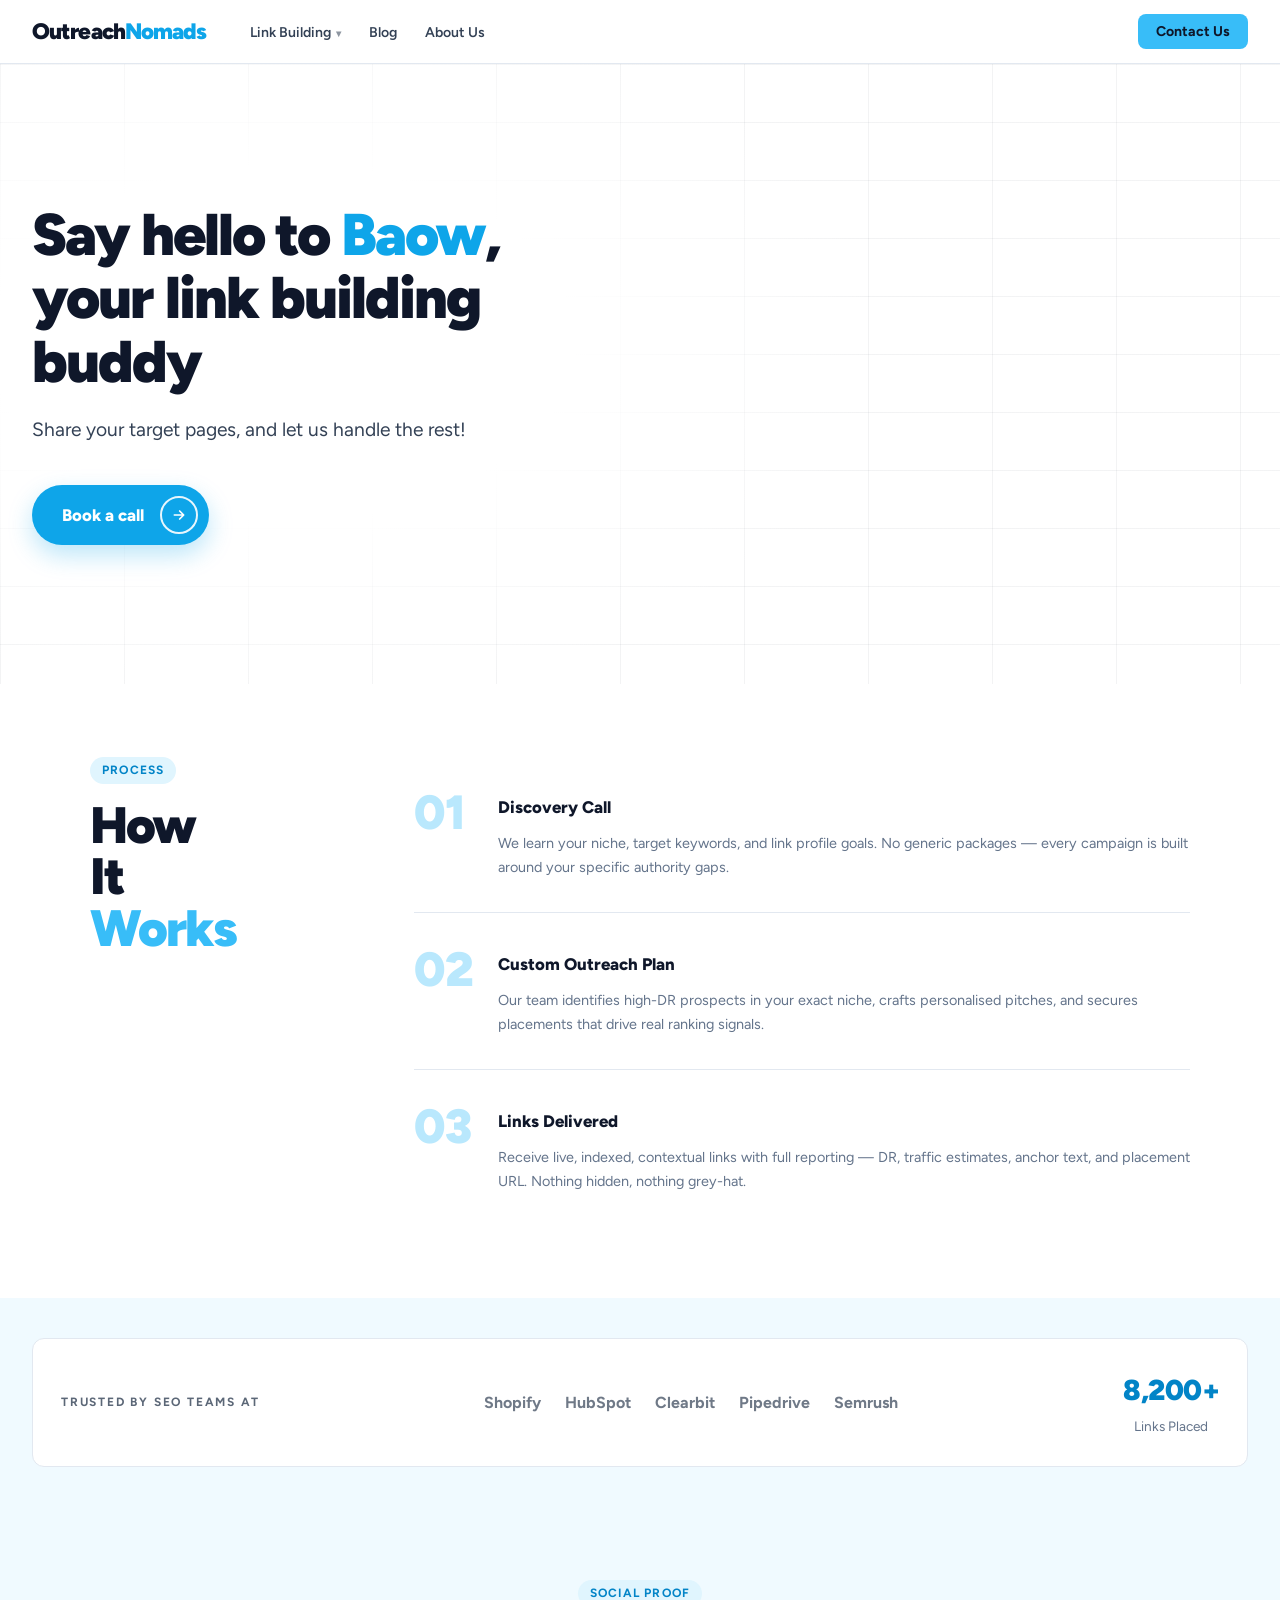
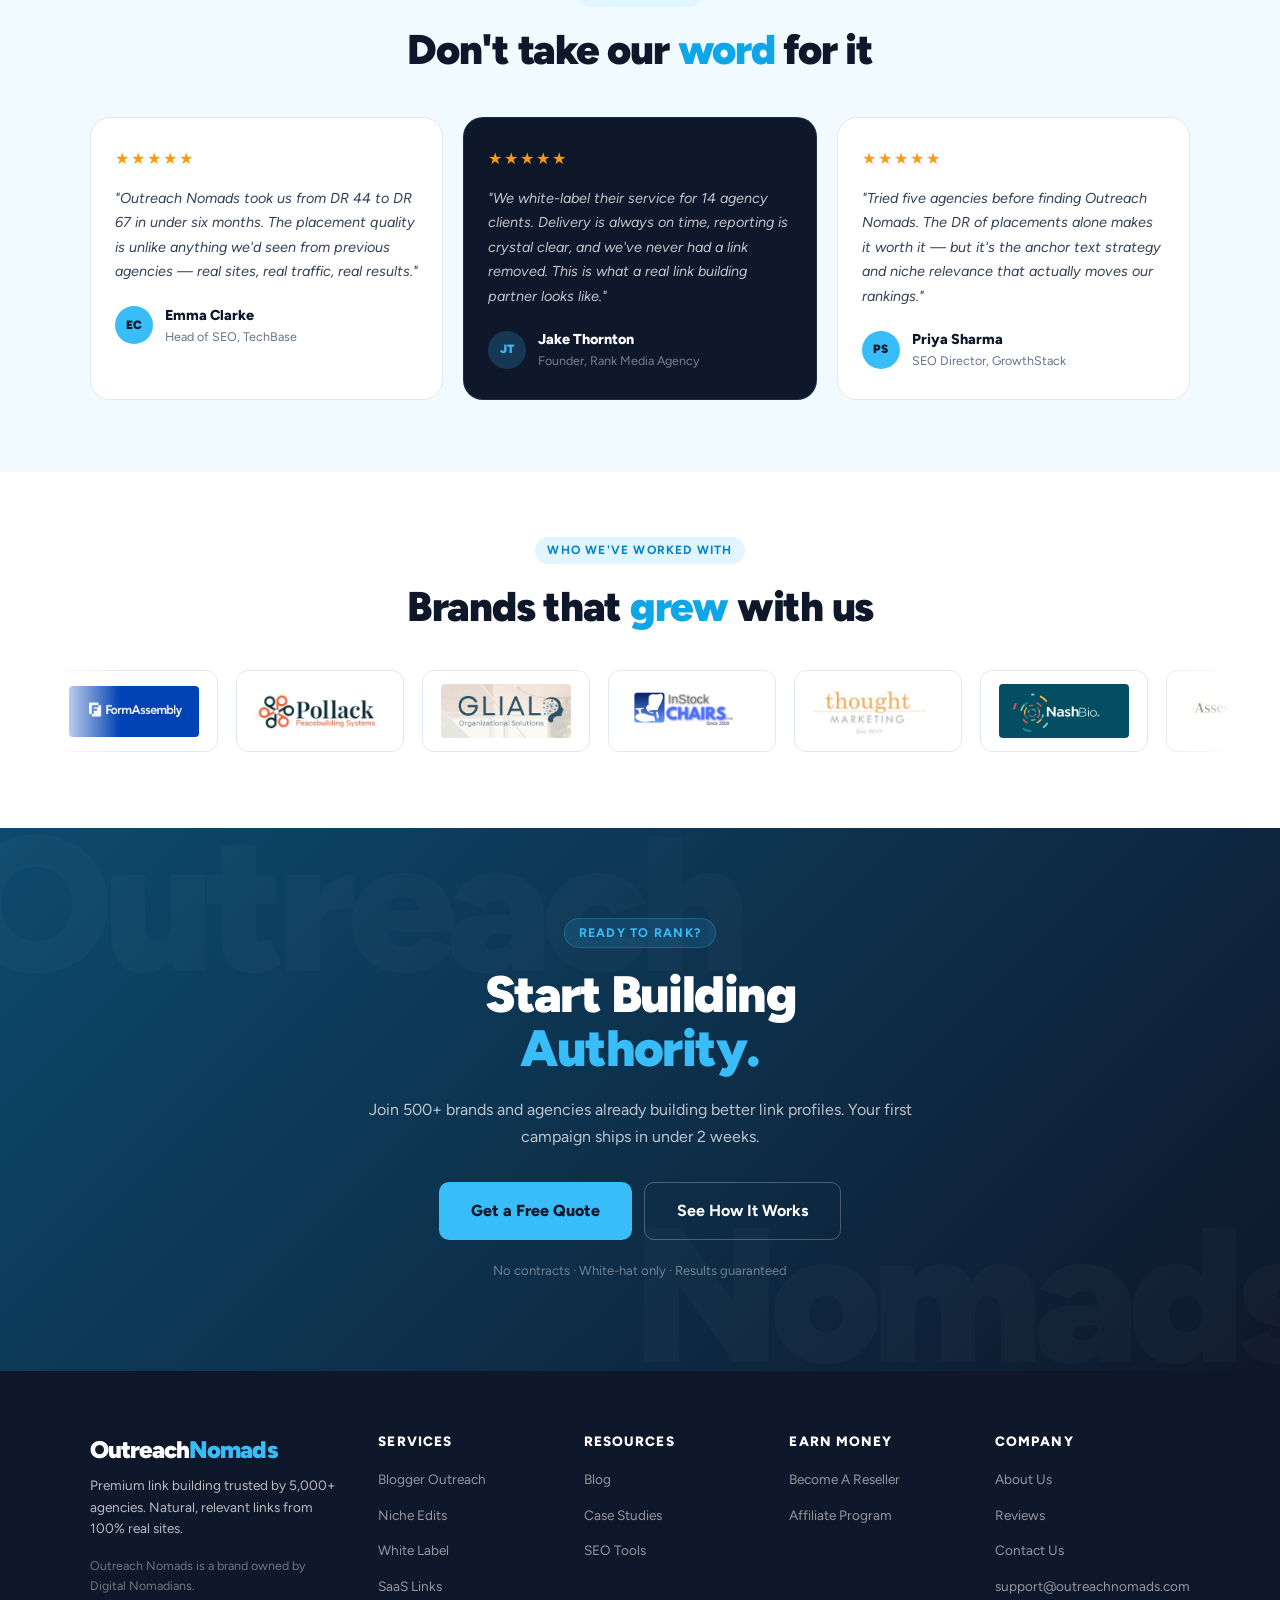
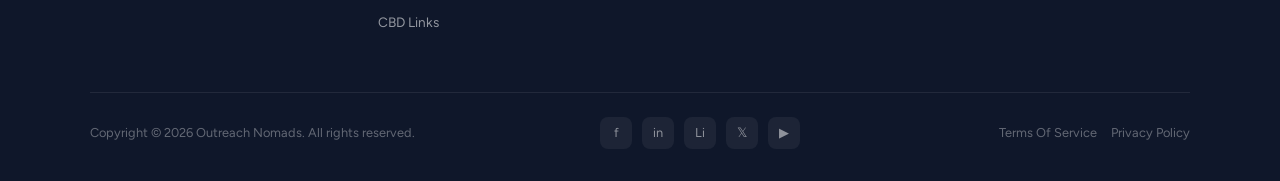
<file: index.html>
<!DOCTYPE html>
<html lang="en">
<head>
  <meta charset="UTF-8" />
  <meta name="viewport" content="width=device-width, initial-scale=1.0" />
  <title>Best Link Building Agency in 2026 | Outreach Nomads</title>
  <link rel="canonical" href="https://outreachnomads.com/" />
  <link rel="preconnect" href="https://fonts.googleapis.com" />
  <link href="https://fonts.googleapis.com/css2?family=Figtree:ital,wght@0,300;0,400;0,500;0,600;0,700;0,800;0,900;1,400&display=swap" rel="stylesheet" />
  <style>
    :root{--brand:#38bdf8;--brand-dark:#0ea5e9;--brand-deeper:#0284c7;--brand-light:#e0f5fe;--brand-xlight:#f0faff;--dark:#0f172a;--mid:#334155;--soft:#64748b;--border:#e2e8f0;--white:#ffffff;--star:#f59e0b;--radius:12px;--radius-lg:20px;}
    *,*::before,*::after{box-sizing:border-box;margin:0;padding:0}
    html{scroll-behavior:smooth}
    body{font-family:'Figtree',sans-serif;color:var(--dark);background:#fff;line-height:1.6;font-size:16px}
    a{text-decoration:none;color:inherit}

    /* NAV */
    nav{position:sticky;top:0;z-index:100;background:var(--white);border-bottom:1px solid var(--border);padding:0 32px;display:flex;align-items:center;height:64px}
    .nav-in{width:100%;max-width:1280px;margin:0 auto;display:flex;align-items:center;gap:32px}
    .logo{display:flex;align-items:center;gap:.75rem}
    .logo-text{font-size:1.4rem;font-weight:900;letter-spacing:-0.04em;color:var(--dark)}
    .logo-text em{font-style:normal;color:var(--brand-dark)}
    .bracket-left{stroke:var(--dark)}
    .nav-links{display:flex;align-items:center;gap:4px;list-style:none;flex:1}
    .nav-links a{padding:8px 12px;border-radius:8px;font-weight:600;font-size:.88rem;color:var(--mid);transition:background .15s,color .15s}
    .nav-links a:hover{background:var(--brand-xlight);color:var(--brand-dark)}
    .nav-links a.active{color:var(--brand-dark)}
    .nav-r{display:flex;align-items:center;margin-left:auto}
    .nav-cta{background:var(--brand);color:var(--dark);font-weight:700;padding:9px 18px;border-radius:8px;font-size:.88rem;border:none;cursor:pointer;transition:background .15s;font-family:'Figtree',sans-serif}
    .nav-cta:hover{background:var(--brand-dark);color:#fff}
    .nav-links>li.has-dropdown{position:relative}
    .nav-links>li.has-dropdown>a{cursor:pointer}
    .nav-links .chevron{font-size:.65rem;opacity:.55;transition:transform .15s;margin-left:2px}
    .nav-links>li.has-dropdown:hover .chevron,.nav-links>li.has-dropdown:focus-within .chevron{transform:rotate(180deg)}
    .nav-links>li.active>a,.nav-links>li.has-dropdown.active>a{color:var(--brand-dark)}
    .nav-dropdown{position:absolute;top:100%;left:0;margin-top:6px;background:#fff;border:1px solid var(--border);border-radius:12px;box-shadow:0 16px 40px rgba(15,23,42,.14);padding:8px;min-width:210px;opacity:0;visibility:hidden;transform:translateY(6px);transition:opacity .15s,transform .15s,visibility .15s;z-index:200}
    .nav-links>li.has-dropdown:hover .nav-dropdown,.nav-links>li.has-dropdown:focus-within .nav-dropdown{opacity:1;visibility:visible;transform:translateY(0)}
    .nav-dropdown a{display:block;padding:9px 12px;border-radius:8px;font-weight:600;font-size:.87rem;color:var(--mid);transition:background .15s,color .15s}
    .nav-dropdown a:hover{background:var(--brand-xlight);color:var(--brand-dark)}
    .nav-dropdown a.active{color:var(--brand-dark);background:var(--brand-xlight)}

    /* HERO */
    .hero{position:relative;background:#fff;padding:0 32px;overflow:hidden;text-align:left}
    .hero::before{content:'';position:absolute;inset:0;background-image:linear-gradient(rgba(15,23,42,.05) 1px,transparent 1px),linear-gradient(90deg,rgba(15,23,42,.05) 1px,transparent 1px);background-size:100% 58px,124px 100%;pointer-events:none}
    .hero::after{content:'';position:absolute;inset:0;background:radial-gradient(ellipse 60% 75% at 22% 45%,#fff 38%,rgba(255,255,255,0) 78%);pointer-events:none}
    .hero-in{position:relative;z-index:1;max-width:1280px;margin:0 auto;display:grid;grid-template-columns:1.05fr 1fr;align-items:center;gap:24px;min-height:620px}
    .hero-copy{padding:56px 0}
    .hero h1{font-size:clamp(2.4rem,4.6vw,4rem);font-weight:900;letter-spacing:-.035em;line-height:1.08;color:var(--dark);margin:0 0 22px}
    .hl{color:var(--brand)}
    .hero .hl{color:var(--brand-dark)}
    .hero-sub{font-size:clamp(1.05rem,1.5vw,1.3rem);color:var(--mid);max-width:520px;margin:0 0 40px;line-height:1.55}
    .hero-cta{display:inline-flex;align-items:center;gap:16px;background:var(--brand-dark);color:#fff;font-family:'Figtree',sans-serif;font-weight:800;font-size:1.05rem;padding:11px 11px 11px 30px;border:none;border-radius:999px;cursor:pointer;box-shadow:0 10px 24px rgba(14,165,233,.28);transition:transform .15s,background .15s,box-shadow .15s}
    .hero-cta:hover{background:var(--brand-deeper);transform:translateY(-2px);box-shadow:0 14px 30px rgba(14,165,233,.35)}
    .hero-cta .arrow{width:38px;height:38px;border-radius:50%;border:2px solid rgba(255,255,255,.9);display:flex;align-items:center;justify-content:center;flex-shrink:0}
    .hero-cta .arrow svg{width:16px;height:16px;stroke:#fff;fill:none;stroke-width:2.5;stroke-linecap:round;stroke-linejoin:round}
    .hero-media{position:relative;align-self:stretch;display:flex;align-items:center;justify-content:center;min-height:560px}
    .hero-vid{width:100%;max-width:620px;aspect-ratio:5/4;overflow:hidden;display:block}
    .hero-vid video{width:100%;height:100%;object-fit:cover;object-position:center center;transform:scale(1.04);mix-blend-mode:multiply;display:block}

    /* SHARED */
    .section{padding:72px 32px}
    .section-center{text-align:center}
    .container{max-width:1100px;margin:0 auto}
    .section-tag,.sec-tag{display:inline-block;background:var(--brand-light);color:var(--brand-deeper);font-weight:700;font-size:.75rem;letter-spacing:.1em;text-transform:uppercase;padding:4px 12px;border-radius:999px;margin-bottom:12px}
    .section-title{font-size:clamp(1.6rem,3.5vw,2.4rem);font-weight:900;letter-spacing:-.03em;line-height:1.15;margin-bottom:14px}

    /* HIW */
    .hiw{padding:72px 32px;background:#fff}
    .hiw-in{max-width:1100px;margin:0 auto;display:grid;grid-template-columns:260px 1fr;gap:64px;align-items:start}
    .hiw-left{position:sticky;top:80px}
    .hiw-eyebrow{display:inline-block;background:var(--brand-light);color:var(--brand-deeper);font-weight:700;font-size:.75rem;letter-spacing:.1em;text-transform:uppercase;padding:4px 12px;border-radius:999px;margin-bottom:16px}
    .hiw-ttl{font-size:clamp(2.4rem,4vw,3.4rem);font-weight:900;letter-spacing:-.04em;line-height:1;color:var(--dark)}
    .hiw-ttl .hl{color:var(--brand)}
    .steps{display:flex;flex-direction:column}
    .step{display:flex;gap:24px;padding:32px 0;border-bottom:1px solid var(--border)}
    .step:last-child{border-bottom:none}
    .step-n{font-size:3rem;font-weight:900;color:var(--brand);line-height:1;flex-shrink:0;opacity:.35;width:60px}
    .step-body{padding-top:6px}
    .step-ttl{font-size:1.05rem;font-weight:800;margin-bottom:10px;color:var(--dark)}
    .step-desc{font-size:.9rem;color:var(--soft);line-height:1.7}

    /* TRUST BAR */
    .trust{background:var(--brand-xlight);padding:2.5rem 2rem}
    .trust-in{max-width:1280px;margin:0 auto;display:flex;align-items:center;justify-content:space-between;gap:1rem;flex-wrap:wrap;background:var(--white);border:1px solid var(--border);border-radius:var(--radius);padding:1.75rem}
    .trust-label{color:var(--mid);font-weight:700;letter-spacing:.15em;text-transform:uppercase;font-size:.75rem;opacity:.8}
    .logos{display:flex;align-items:center;gap:24px;flex-wrap:wrap}
    .flogo{color:var(--mid);opacity:.7;font-size:1rem;font-weight:700}
    .trust-stat{text-align:center}
    .trust-stat strong{color:var(--brand-deeper);font-size:1.8rem;font-weight:900;display:block;letter-spacing:-.02em}
    .trust-stat span{color:var(--soft);font-size:.85rem}

    /* TESTIMONIALS */
    .testi{padding:72px 32px;background:var(--brand-xlight)}
    .testi-hd{max-width:1100px;margin:0 auto 44px;text-align:center}
    .testi-ttl{font-size:clamp(1.8rem,3.5vw,2.6rem);font-weight:900;letter-spacing:-.03em;line-height:1.1;margin-top:8px}
    .testi-ttl .hl{color:var(--brand-dark)}
    .t-grid{max-width:1100px;margin:0 auto;display:grid;grid-template-columns:repeat(3,1fr);gap:20px}
    .tc{background:var(--white);border:1.5px solid var(--border);border-radius:var(--radius-lg);padding:28px 24px}
    .tc.dark{background:var(--dark);border-color:rgba(56,189,248,.15)}
    .tc .stars{display:flex;gap:2px;margin-bottom:14px}
    .tc .star{color:var(--star);font-size:1rem}
    .t-body{font-size:.9rem;color:var(--mid);line-height:1.7;margin-bottom:20px;font-style:italic}
    .tc.dark .t-body{color:rgba(255,255,255,.75)}
    .t-foot{display:flex;align-items:center;gap:12px}
    .t-av{width:38px;height:38px;border-radius:50%;background:var(--brand);color:var(--dark);font-weight:900;font-size:.75rem;display:flex;align-items:center;justify-content:center;flex-shrink:0}
    .tc.dark .t-av{background:rgba(56,189,248,.2);color:var(--brand)}
    .t-name{font-size:.9rem;font-weight:800;color:var(--dark)}
    .tc.dark .t-name{color:#fff}
    .t-role{font-size:.78rem;color:var(--soft)}
    .tc.dark .t-role{color:rgba(255,255,255,.45)}

    /* CLIENT LOGO MARQUEE */
    .client-logos{padding:64px 32px 76px;background:var(--white);text-align:center}
    .client-logos-hd{max-width:1100px;margin:0 auto 40px}
    .logo-marquee{overflow:hidden;position:relative;max-width:1180px;margin:0 auto;-webkit-mask-image:linear-gradient(90deg,transparent,#000 6%,#000 94%,transparent);mask-image:linear-gradient(90deg,transparent,#000 6%,#000 94%,transparent)}
    .logo-track{display:flex;align-items:center;gap:18px;width:max-content;animation:logo-scroll 40s linear infinite}
    .logo-marquee:hover .logo-track{animation-play-state:paused}
    .logo-tile{flex:0 0 auto;width:168px;height:82px;display:flex;align-items:center;justify-content:center;background:var(--white);border:1.5px solid var(--border);border-radius:var(--radius);padding:12px 18px;transition:box-shadow .2s,border-color .2s}
    .logo-tile:hover{box-shadow:0 10px 24px rgba(15,23,42,.08);border-color:var(--brand)}
    .logo-tile img{max-width:100%;max-height:100%;object-fit:contain;border-radius:4px}
    @keyframes logo-scroll{from{transform:translateX(0)}to{transform:translateX(-50%)}}
    @media (max-width:640px){.logo-tile{width:128px;height:64px;padding:8px 12px}}

    /* CTA */
    .cta{background:linear-gradient(135deg,#0c4a6e 0%,var(--dark) 100%);color:#fff;padding:90px 32px;text-align:center;position:relative;overflow:hidden}
    .cta-deco{position:absolute;font-size:12rem;font-weight:900;letter-spacing:-.05em;line-height:1;color:rgba(255,255,255,.025);pointer-events:none;user-select:none;white-space:nowrap}
    .cta-d1{top:-20px;left:-40px}
    .cta-d2{bottom:-20px;right:-40px}
    .cta-body{position:relative;z-index:1;max-width:720px;margin:0 auto}
    .cta-ey{display:inline-block;background:rgba(56,189,248,.12);border:1px solid rgba(56,189,248,.25);color:var(--brand);font-weight:700;font-size:.78rem;letter-spacing:.1em;text-transform:uppercase;padding:4px 14px;border-radius:999px;margin-bottom:20px}
    .cta-ttl{font-size:clamp(2rem,4vw,3.2rem);font-weight:900;letter-spacing:-.03em;line-height:1.05;margin-bottom:20px}
    .cta-ttl .hl{color:var(--brand)}
    .cta-sub{font-size:1rem;color:rgba(255,255,255,.72);line-height:1.7;margin-bottom:32px;max-width:560px;margin-left:auto;margin-right:auto}
    .cta-btns{display:flex;justify-content:center;gap:12px;flex-wrap:wrap;margin-bottom:20px}
    .cta-btn-primary{background:var(--brand);color:var(--dark);font-weight:800;padding:15px 32px;border-radius:10px;border:none;font-size:1rem;cursor:pointer;transition:transform .15s,background .15s;font-family:'Figtree',sans-serif}
    .cta-btn-primary:hover{background:var(--brand-dark);color:#fff;transform:translateY(-1px)}
    .cta-btn-secondary{background:transparent;color:#fff;font-weight:700;padding:15px 32px;border-radius:10px;font-size:1rem;border:1.5px solid rgba(255,255,255,.25);cursor:pointer;transition:border-color .15s,background .15s;font-family:'Figtree',sans-serif}
    .cta-btn-secondary:hover{border-color:var(--brand);background:rgba(56,189,248,.08)}
    .cta-fine{font-size:.82rem;color:rgba(255,255,255,.4)}

    /* FOOTER */
    footer{background:var(--dark);color:rgba(255,255,255,.7);padding:60px 32px 32px}
    .footer-top{max-width:1100px;margin:0 auto;display:grid;grid-template-columns:1.5fr repeat(4,1fr);gap:40px;margin-bottom:48px}
    .footer-brand h3{font-size:1.5rem;font-weight:900;color:#fff;margin-bottom:6px;letter-spacing:-.04em}
    .footer-brand h3 span{color:var(--brand)}
    .footer-brand p{font-size:.85rem;line-height:1.6;margin-bottom:16px}
    .footer-owner{font-size:.78rem!important;color:rgba(255,255,255,.4)!important;margin-bottom:0!important}
    .footer-col h4{font-size:.85rem;font-weight:800;color:#fff;margin-bottom:14px;text-transform:uppercase;letter-spacing:.08em}
    .footer-col ul{list-style:none}
    .footer-col ul li{margin-bottom:10px}
    .footer-col ul li a{font-size:.85rem;color:rgba(255,255,255,.55);transition:color .15s}
    .footer-col ul li a:hover{color:var(--brand)}
    .footer-bottom{max-width:1100px;margin:0 auto;border-top:1px solid rgba(255,255,255,.08);padding-top:24px;display:flex;justify-content:space-between;align-items:center;font-size:.8rem;color:rgba(255,255,255,.35);gap:14px;flex-wrap:wrap}
    .footer-social{display:flex;gap:10px}
    .footer-social a{width:32px;height:32px;border-radius:8px;background:rgba(255,255,255,.06);display:flex;align-items:center;justify-content:center;font-size:.8rem;color:rgba(255,255,255,.5);transition:background .15s,color .15s}
    .footer-social a:hover{background:var(--brand);color:var(--dark)}
    .footer-legal a{color:rgba(255,255,255,.35);margin-left:14px}
    .footer-legal a:hover{color:var(--brand)}

    /* CONTACT MODAL */
    .contact-modal{position:fixed;inset:0;z-index:2000;display:none;align-items:center;justify-content:center;padding:1rem}
    .contact-modal.open{display:flex}
    .modal-overlay{position:absolute;inset:0;background:rgba(15,23,42,.75);backdrop-filter:blur(4px)}
    .modal-box{position:relative;z-index:1;background:var(--white);border-radius:var(--radius-lg);padding:0;width:100%;max-width:880px;display:grid;grid-template-columns:0.82fr 1fr;overflow:hidden;max-height:92vh}
  .modal-aside{background:linear-gradient(165deg,#fff 0%,var(--brand-xlight) 55%,var(--brand-light) 100%);padding:34px 28px;display:flex;flex-direction:column;justify-content:center;gap:14px;border-right:1px solid var(--border)}
  .modal-vid{width:100%;aspect-ratio:4/3;overflow:hidden;border-radius:14px}
  .modal-vid video{width:100%;height:100%;object-fit:cover;mix-blend-mode:multiply;display:block}
  .modal-aside-ttl{font-size:1.15rem;font-weight:900;letter-spacing:-.02em;color:var(--dark);line-height:1.25}
  .modal-aside-txt{font-size:.86rem;color:var(--mid);line-height:1.6}
  .modal-aside-mail{font-size:.84rem;font-weight:700;color:var(--brand-deeper);text-decoration:underline;word-break:break-all}
  .modal-main{padding:40px;overflow-y:auto}
  @media (max-width:760px){.modal-box{grid-template-columns:1fr;max-width:500px}.modal-aside{display:none}.modal-main{padding:36px 28px}}
    .modal-close{position:absolute;top:16px;right:20px;background:none;border:none;font-size:1.4rem;cursor:pointer;color:var(--soft);transition:color .15s}
    .modal-close:hover{color:var(--dark)}
    .modal-ttl{font-size:1.5rem;font-weight:900;letter-spacing:-.03em;margin-bottom:6px}
    .modal-sub{font-size:.9rem;color:var(--soft);margin-bottom:24px}
    .modal-form{display:flex;flex-direction:column;gap:12px}
    .modal-form input,.modal-form textarea,.modal-form select{width:100%;border:1.5px solid var(--border);border-radius:10px;padding:12px 14px;font-family:'Figtree',sans-serif;font-size:.95rem;color:var(--dark);background:#fff;outline:none;transition:border-color .15s;-webkit-appearance:none;appearance:none}
    .modal-form input:focus,.modal-form textarea:focus,.modal-form select:focus{border-color:var(--brand)}
    .modal-form input::placeholder,.modal-form textarea::placeholder{color:var(--soft)}
    .modal-form textarea{height:110px;resize:none}
    .modal-submit{background:var(--brand);color:var(--dark);border:none;padding:14px;border-radius:10px;font-family:'Figtree',sans-serif;font-size:1rem;font-weight:800;cursor:pointer;transition:background .15s,transform .15s}
    .modal-submit:hover{background:var(--brand-dark);color:#fff;transform:translateY(-1px)}
    .modal-success{text-align:center;padding:24px 0;font-size:1.1rem;font-weight:700;color:var(--brand-deeper)}
  .modal-error{text-align:center;font-size:.88rem;color:#dc2626;margin-top:4px;line-height:1.5}
  .modal-error a{color:var(--brand-deeper);font-weight:700;text-decoration:underline}

    /* RESPONSIVE */
    @media(max-width:1024px){
      .hero-in{grid-template-columns:1fr;min-height:0;gap:0}
      .hero-copy{padding:52px 0 0;text-align:center}
      .hero-sub{margin-left:auto;margin-right:auto}
      .hero-media{min-height:400px}
      .hero-vid{max-width:480px}
      .hero::after{background:radial-gradient(ellipse 80% 45% at 50% 25%,#fff 40%,rgba(255,255,255,0) 80%)}
      .hiw-in{grid-template-columns:1fr;gap:40px}
      .hiw-left{position:static}
      .t-grid{grid-template-columns:1fr 1fr}
      .footer-top{grid-template-columns:1fr 1fr 1fr}
    }
    @media(max-width:768px){
      nav{padding:0 16px;gap:12px}
      .nav-links{display:none}
      .hero,.hiw,.trust,.testi,.cta{padding-left:16px;padding-right:16px}
      .hero-copy{padding-top:36px}
      .hero h1{font-size:clamp(1.85rem,7.4vw,2.6rem);margin-bottom:16px}
      .hero-sub{font-size:1.02rem}
      .hero-vid{max-width:420px}
      .hero-media{min-height:300px}
      .hero-sub{margin-bottom:30px}
      .t-grid{grid-template-columns:1fr}
      .footer-top{grid-template-columns:1fr 1fr}
    }
  </style>
</head>
<body>

<svg width="0" height="0" style="position:absolute">
  <defs>
    <linearGradient id="logoGrad" x1="0%" y1="0%" x2="100%" y2="100%">
      <stop offset="0%" stop-color="#38bdf8"/>
      <stop offset="100%" stop-color="#818cf8"/>
    </linearGradient>
  </defs>
</svg>

<!-- NAV -->
<nav>
  <div class="nav-in">
    <a href="/" class="logo-text">Outreach<em>Nomads</em></a>
    <ul class="nav-links">
      <li class="has-dropdown">
        <a href="#">Link Building <span class="chevron">▾</span></a>
        <div class="nav-dropdown">
          <a href="/blogger-outreach">Blogger Outreach</a>
          <a href="/niche-edits">Niche Edits</a>
          <a href="/white-label-link-building">White Label</a>
          <a href="/saas-link-building">SaaS Links</a>
          <a href="/cbd-link-building">CBD Links</a>
        </div>
      </li>
      <li><a href="/blog">Blog</a></li>
      <li><a href="/about">About Us</a></li>
    </ul>
    <div class="nav-r">
      <button class="nav-cta" onclick="openContact()">Contact Us</button>
    </div>
  </div>
</nav>

<!-- HERO -->
<section class="hero">
  <div class="hero-in">
    <div class="hero-copy">
      <h1>Say hello to <span class="hl">Baow</span>,<br>your link building buddy</h1>
      <p class="hero-sub">Share your target pages, and let us handle the rest!</p>
      <button class="hero-cta" onclick="openContact()">
        Book a call
        <span class="arrow" aria-hidden="true"><svg viewBox="0 0 24 24"><path d="M5 12h13M13 6l6 6-6 6"/></svg></span>
      </button>
    </div>
    <div class="hero-media">
      <div class="hero-vid"><video src="Animated_panda_waving_paw_hello_202608261157.mp4" autoplay muted loop playsinline preload="auto" disablepictureinpicture aria-label="Baow the panda waving hello"></video></div>
    </div>
  </div>
</section>

<!-- HOW IT WORKS -->
<section class="hiw" id="how-it-works">
  <div class="hiw-in">
    <div class="hiw-left">
      <p class="hiw-eyebrow">Process</p>
      <h2 class="hiw-ttl">How<br>It<br><span class="hl">Works</span></h2>
    </div>
    <div class="steps">
      <div class="step">
        <div class="step-n">01</div>
        <div class="step-body">
          <h3 class="step-ttl">Discovery Call</h3>
          <p class="step-desc">We learn your niche, target keywords, and link profile goals. No generic packages — every campaign is built around your specific authority gaps.</p>
        </div>
      </div>
      <div class="step">
        <div class="step-n">02</div>
        <div class="step-body">
          <h3 class="step-ttl">Custom Outreach Plan</h3>
          <p class="step-desc">Our team identifies high-DR prospects in your exact niche, crafts personalised pitches, and secures placements that drive real ranking signals.</p>
        </div>
      </div>
      <div class="step">
        <div class="step-n">03</div>
        <div class="step-body">
          <h3 class="step-ttl">Links Delivered</h3>
          <p class="step-desc">Receive live, indexed, contextual links with full reporting — DR, traffic estimates, anchor text, and placement URL. Nothing hidden, nothing grey-hat.</p>
        </div>
      </div>
    </div>
  </div>
</section>

<!-- TRUST BAR -->
<div class="trust">
  <div class="trust-in">
    <span class="trust-label">Trusted by SEO teams at</span>
    <div class="logos">
      <span class="flogo">Shopify</span>
      <span class="flogo">HubSpot</span>
      <span class="flogo">Clearbit</span>
      <span class="flogo">Pipedrive</span>
      <span class="flogo">Semrush</span>
    </div>
    <div class="trust-stat">
      <strong>8,200+</strong>
      <span>Links Placed</span>
    </div>
  </div>
</div>

<!-- TESTIMONIALS -->
<section class="testi" id="testi">
  <div class="testi-hd">
    <span class="sec-tag">Social Proof</span>
    <h2 class="testi-ttl">Don't take our <span class="hl">word</span> for it</h2>
  </div>
  <div class="t-grid">
    <div class="tc">
      <div class="stars"><span class="star">★</span><span class="star">★</span><span class="star">★</span><span class="star">★</span><span class="star">★</span></div>
      <p class="t-body">"Outreach Nomads took us from DR 44 to DR 67 in under six months. The placement quality is unlike anything we'd seen from previous agencies — real sites, real traffic, real results."</p>
      <div class="t-foot">
        <div class="t-av">EC</div>
        <div>
          <div class="t-name">Emma Clarke</div>
          <div class="t-role">Head of SEO, TechBase</div>
        </div>
      </div>
    </div>
    <div class="tc dark">
      <div class="stars"><span class="star">★</span><span class="star">★</span><span class="star">★</span><span class="star">★</span><span class="star">★</span></div>
      <p class="t-body">"We white-label their service for 14 agency clients. Delivery is always on time, reporting is crystal clear, and we've never had a link removed. This is what a real link building partner looks like."</p>
      <div class="t-foot">
        <div class="t-av">JT</div>
        <div>
          <div class="t-name">Jake Thornton</div>
          <div class="t-role">Founder, Rank Media Agency</div>
        </div>
      </div>
    </div>
    <div class="tc">
      <div class="stars"><span class="star">★</span><span class="star">★</span><span class="star">★</span><span class="star">★</span><span class="star">★</span></div>
      <p class="t-body">"Tried five agencies before finding Outreach Nomads. The DR of placements alone makes it worth it — but it's the anchor text strategy and niche relevance that actually moves our rankings."</p>
      <div class="t-foot">
        <div class="t-av">PS</div>
        <div>
          <div class="t-name">Priya Sharma</div>
          <div class="t-role">SEO Director, GrowthStack</div>
        </div>
      </div>
    </div>
  </div>
</section>

<!-- CLIENT LOGOS -->
<section class="client-logos">
  <div class="client-logos-hd">
    <span class="sec-tag">Who We've Worked With</span>
    <h2 class="testi-ttl">Brands that <span class="hl">grew</span> with us</h2>
  </div>
  <div class="logo-marquee">
    <div class="logo-track">
      <div class="logo-tile"><img src="logos/formassembly.jpeg" alt="FormAssembly logo" /></div>
      <div class="logo-tile"><img src="logos/pollack.jpeg" alt="Pollack Peacebuilding Systems logo" /></div>
      <div class="logo-tile"><img src="logos/glial.jpeg" alt="Glial Organizational Solutions logo" /></div>
      <div class="logo-tile"><img src="logos/instock-chairs.jpeg" alt="InStockChairs.com logo" /></div>
      <div class="logo-tile"><img src="logos/thought-marketing.jpeg" alt="Thought Marketing logo" /></div>
      <div class="logo-tile"><img src="logos/nashbio.jpeg" alt="NashBio logo" /></div>
      <div class="logo-tile"><img src="logos/assessment-com.jpeg" alt="Assessment.com logo" /></div>
      <div class="logo-tile"><img src="logos/virteva.jpeg" alt="Virteva logo" /></div>
      <div class="logo-tile"><img src="logos/webtaxonline.jpeg" alt="WebTaxOnline logo" /></div>
      <div class="logo-tile"><img src="logos/orderease.jpeg" alt="OrderEase logo" /></div>
      <div class="logo-tile"><img src="logos/heavyweight-digital.jpeg" alt="Heavyweight Digital logo" /></div>
      <div class="logo-tile"><img src="logos/sketch-stitch.jpeg" alt="Sketch & Stitch Embroidery logo" /></div>
      <div class="logo-tile"><img src="logos/steadycontent.jpeg" alt="SteadyContent logo" /></div>
      <div class="logo-tile"><img src="logos/howell-studios.jpeg" alt="Howell Studios logo" /></div>
      <div class="logo-tile"><img src="logos/znode.jpeg" alt="Znode logo" /></div>
      <div class="logo-tile"><img src="logos/nutravea.jpeg" alt="Nutravea logo" /></div>
      <div class="logo-tile"><img src="logos/mitra-bros.jpeg" alt="Mitra Bros logo" /></div>
      <div class="logo-tile" aria-hidden="true"><img src="logos/formassembly.jpeg" alt="" /></div>
      <div class="logo-tile" aria-hidden="true"><img src="logos/pollack.jpeg" alt="" /></div>
      <div class="logo-tile" aria-hidden="true"><img src="logos/glial.jpeg" alt="" /></div>
      <div class="logo-tile" aria-hidden="true"><img src="logos/instock-chairs.jpeg" alt="" /></div>
      <div class="logo-tile" aria-hidden="true"><img src="logos/thought-marketing.jpeg" alt="" /></div>
      <div class="logo-tile" aria-hidden="true"><img src="logos/nashbio.jpeg" alt="" /></div>
      <div class="logo-tile" aria-hidden="true"><img src="logos/assessment-com.jpeg" alt="" /></div>
      <div class="logo-tile" aria-hidden="true"><img src="logos/virteva.jpeg" alt="" /></div>
      <div class="logo-tile" aria-hidden="true"><img src="logos/webtaxonline.jpeg" alt="" /></div>
      <div class="logo-tile" aria-hidden="true"><img src="logos/orderease.jpeg" alt="" /></div>
      <div class="logo-tile" aria-hidden="true"><img src="logos/heavyweight-digital.jpeg" alt="" /></div>
      <div class="logo-tile" aria-hidden="true"><img src="logos/sketch-stitch.jpeg" alt="" /></div>
      <div class="logo-tile" aria-hidden="true"><img src="logos/steadycontent.jpeg" alt="" /></div>
      <div class="logo-tile" aria-hidden="true"><img src="logos/howell-studios.jpeg" alt="" /></div>
      <div class="logo-tile" aria-hidden="true"><img src="logos/znode.jpeg" alt="" /></div>
      <div class="logo-tile" aria-hidden="true"><img src="logos/nutravea.jpeg" alt="" /></div>
      <div class="logo-tile" aria-hidden="true"><img src="logos/mitra-bros.jpeg" alt="" /></div>
    </div>
  </div>
</section>

<!-- CTA -->
<section class="cta">
  <div class="cta-deco cta-d1">Outreach</div>
  <div class="cta-deco cta-d2">Nomads</div>
  <div class="cta-body">
    <span class="cta-ey">Ready to rank?</span>
    <h2 class="cta-ttl">Start Building<br><span class="hl">Authority.</span></h2>
    <p class="cta-sub">Join 500+ brands and agencies already building better link profiles. Your first campaign ships in under 2 weeks.</p>
    <div class="cta-btns">
      <button class="cta-btn-primary" onclick="openContact()">Get a Free Quote</button>
      <a href="#how-it-works" class="cta-btn-secondary">See How It Works</a>
    </div>
    <p class="cta-fine">No contracts &middot; White-hat only &middot; Results guaranteed</p>
  </div>
</section>

<!-- FOOTER -->
<footer>
  <div class="footer-top">
    <div class="footer-brand">
      <h3>Outreach<span>Nomads</span></h3>
      <p>Premium link building trusted by 5,000+ agencies. Natural, relevant links from 100% real sites.</p>
      <p class="footer-owner">Outreach Nomads is a brand owned by Digital Nomadians.</p>
    </div>
    <div class="footer-col"><h4>Services</h4><ul>
      <li><a href="/blogger-outreach">Blogger Outreach</a></li>
      <li><a href="/niche-edits">Niche Edits</a></li>
      <li><a href="/white-label-link-building">White Label</a></li>
      <li><a href="/saas-link-building">SaaS Links</a></li>
      <li><a href="/cbd-link-building">CBD Links</a></li>
    </ul></div>
    <div class="footer-col"><h4>Resources</h4><ul>
      <li><a href="/blog">Blog</a></li>
      <li><a href="#">Case Studies</a></li>
      <li><a href="#">SEO Tools</a></li>
    </ul></div>
    <div class="footer-col"><h4>Earn Money</h4><ul>
      <li><a href="#">Become A Reseller</a></li>
      <li><a href="#">Affiliate Program</a></li>
    </ul></div>
    <div class="footer-col"><h4>Company</h4><ul>
      <li><a href="/about">About Us</a></li>
      <li><a href="#">Reviews</a></li>
      <li><a href="#" onclick="openContact();return false;">Contact Us</a></li><li><a href="mailto:support@outreachnomads.com">support@outreachnomads.com</a></li>
    </ul></div>
  </div>
  <div class="footer-bottom">
    <div>Copyright &copy; 2026 Outreach Nomads. All rights reserved.</div>
    <div class="footer-social"><a href="#">f</a><a href="#">in</a><a href="#">Li</a><a href="#">𝕏</a><a href="#">▶</a></div>
    <div class="footer-legal"><a href="#">Terms Of Service</a><a href="#">Privacy Policy</a></div>
  </div>
</footer>

<!-- CONTACT MODAL -->
<div class="contact-modal" id="contactModal">
  <div class="modal-overlay" onclick="closeContact()"></div>
  <div class="modal-box">
    <button class="modal-close" onclick="closeContact()">&#x2715;</button>
    <aside class="modal-aside">
      <div class="modal-vid">
        <video id="contactVid" src="Panda_holding_red_telephone_202608261350.mp4" muted loop playsinline preload="none"></video>
      </div>
      <h4 class="modal-aside-ttl">Let's talk links.</h4>
      <p class="modal-aside-txt">Tell us where you want to rank and we'll come back with real publisher examples and a quote &mdash; usually the same day.</p>
      <a class="modal-aside-mail" href="mailto:support@outreachnomads.com">support@outreachnomads.com</a>
    </aside>
    <div class="modal-main">
      <h3 class="modal-ttl">Get In Touch</h3>
      <p class="modal-sub">Tell us about your project and we'll get back to you within 24 hours.</p>
      <form class="modal-form" onsubmit="submitContact(event)">
        <input type="text" name="_honey" style="display:none" tabindex="-1" autocomplete="off" aria-hidden="true" />
        <input type="text" name="name" placeholder="Your Name" required />
        <input type="email" name="email" placeholder="Work Email" required />
        <select name="service">
          <option value="" disabled selected>Service Interested In</option>
          <option>Blogger Outreach</option>
          <option>Niche Edits</option>
          <option>White Label Link Building</option>
          <option>SaaS Link Building</option>
          <option>CBD Link Building</option>
          <option>General Enquiry</option>
        </select>
        <textarea name="message" placeholder="Tell us about your goals, niche, and monthly budget..." required></textarea>
        <button type="submit" class="modal-submit">Send Message →</button>
      </form>
    </div>
  </div>
</div>

<script>
function openContact(){document.getElementById('contactModal').classList.add('open');document.body.style.overflow='hidden';var v=document.getElementById('contactVid');if(v&&v.offsetParent!==null){var p=v.play();if(p&&p.catch)p.catch(function(){})}}
function closeContact(){document.getElementById('contactModal').classList.remove('open');document.body.style.overflow='';var v=document.getElementById('contactVid');if(v)v.pause()}
var CONTACT_EMAIL='support@outreachnomads.com';
function submitContact(e){
  e.preventDefault();
  var form=e.target,btn=form.querySelector('button[type="submit"]'),label=btn?btn.textContent:'';
  var prev=form.querySelector('.modal-error');if(prev)prev.remove();
  if(btn){btn.disabled=true;btn.textContent='Sending...';}
  var data=new FormData(form);
  data.append('_subject','New enquiry from outreachnomads.com');
  data.append('_template','table');
  data.append('_captcha','false');
  fetch('https://formsubmit.co/ajax/'+CONTACT_EMAIL,{method:'POST',headers:{Accept:'application/json'},body:data})
    .then(function(r){return r.json().catch(function(){return {};}).then(function(j){
      if(!r.ok||String(j.success)==='false')throw new Error(j.message||'failed');return j;});})
    .then(function(){form.innerHTML='<p class="modal-success">Thank you! We\'ll be in touch within 24 hours.</p>';})
    .catch(function(){
      if(btn){btn.disabled=false;btn.textContent=label;}
      var p=document.createElement('p');p.className='modal-error';
      p.innerHTML='Couldn\'t send that \u2014 please email us directly at <a href="mailto:'+CONTACT_EMAIL+'">'+CONTACT_EMAIL+'</a>.';
      form.appendChild(p);
    });
}
document.addEventListener('keydown',function(e){if(e.key==='Escape')closeContact()})
</script>
</body>
</html>
</file>
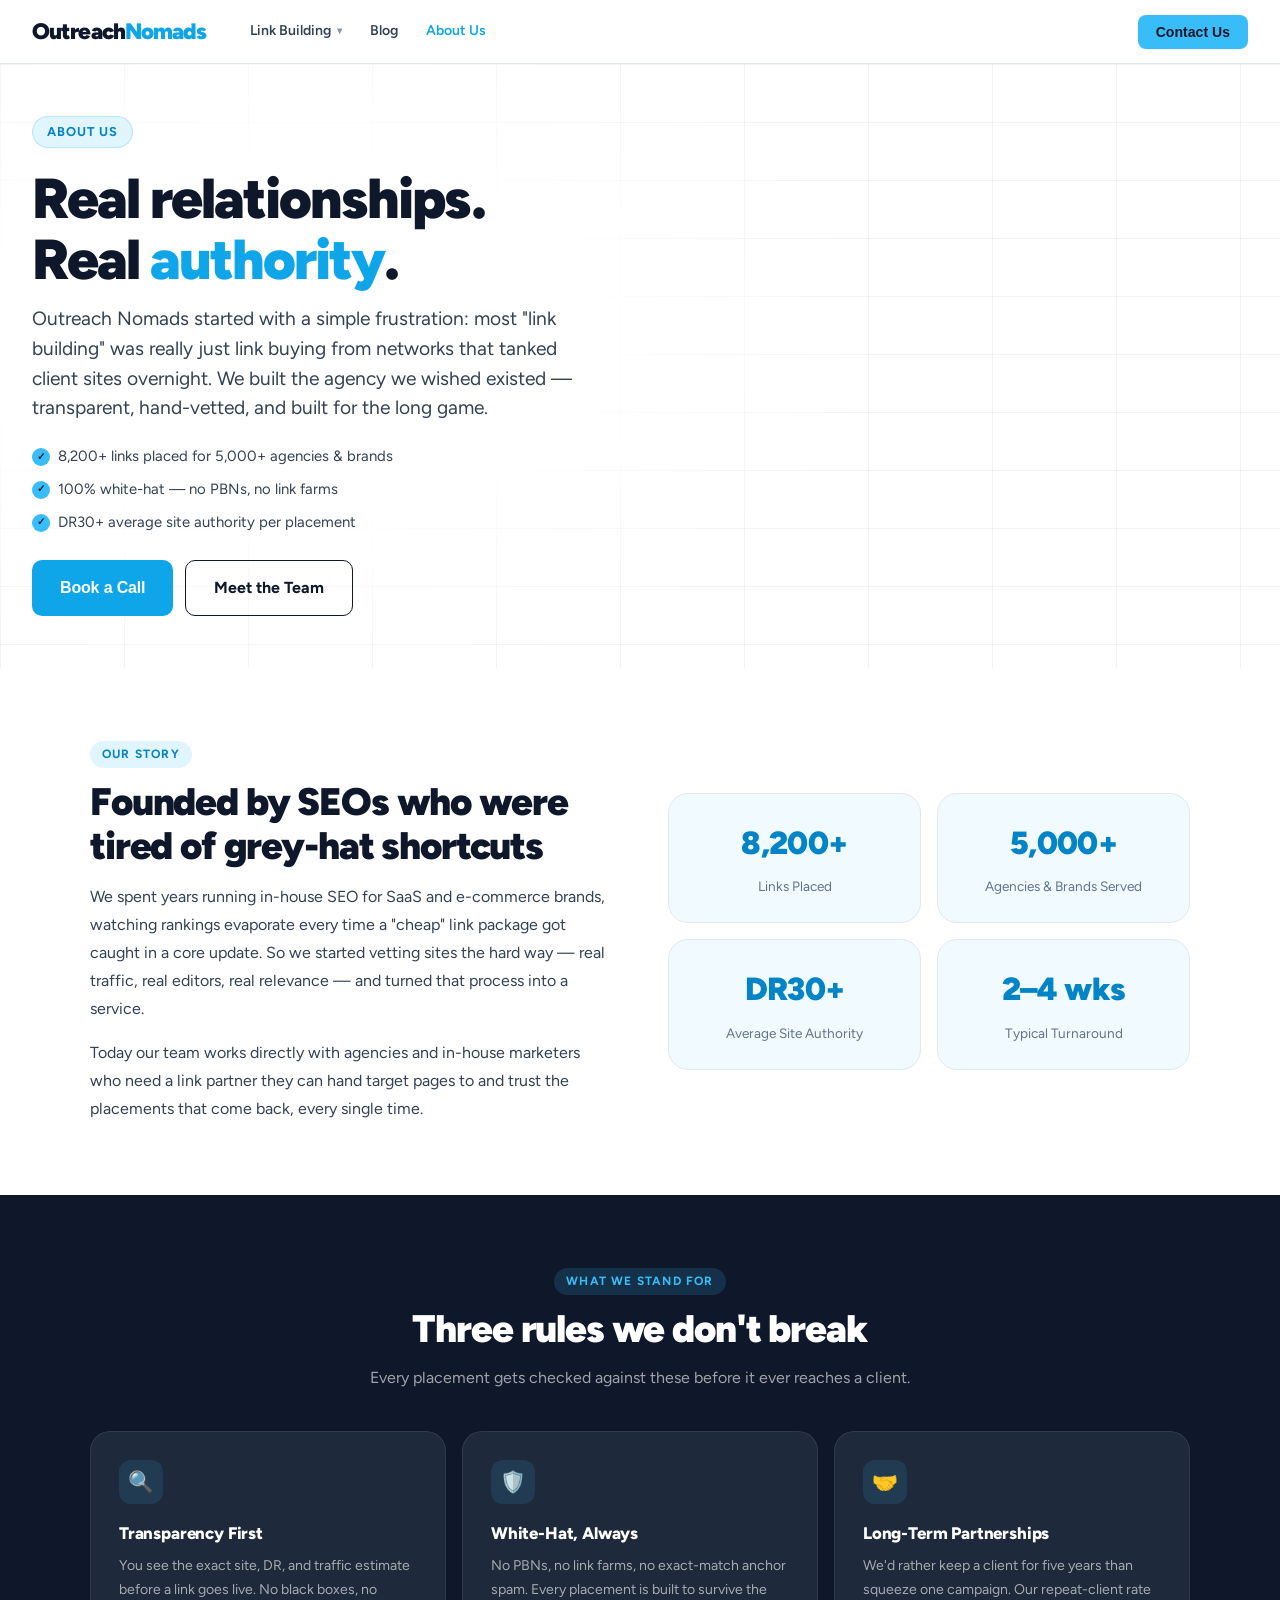
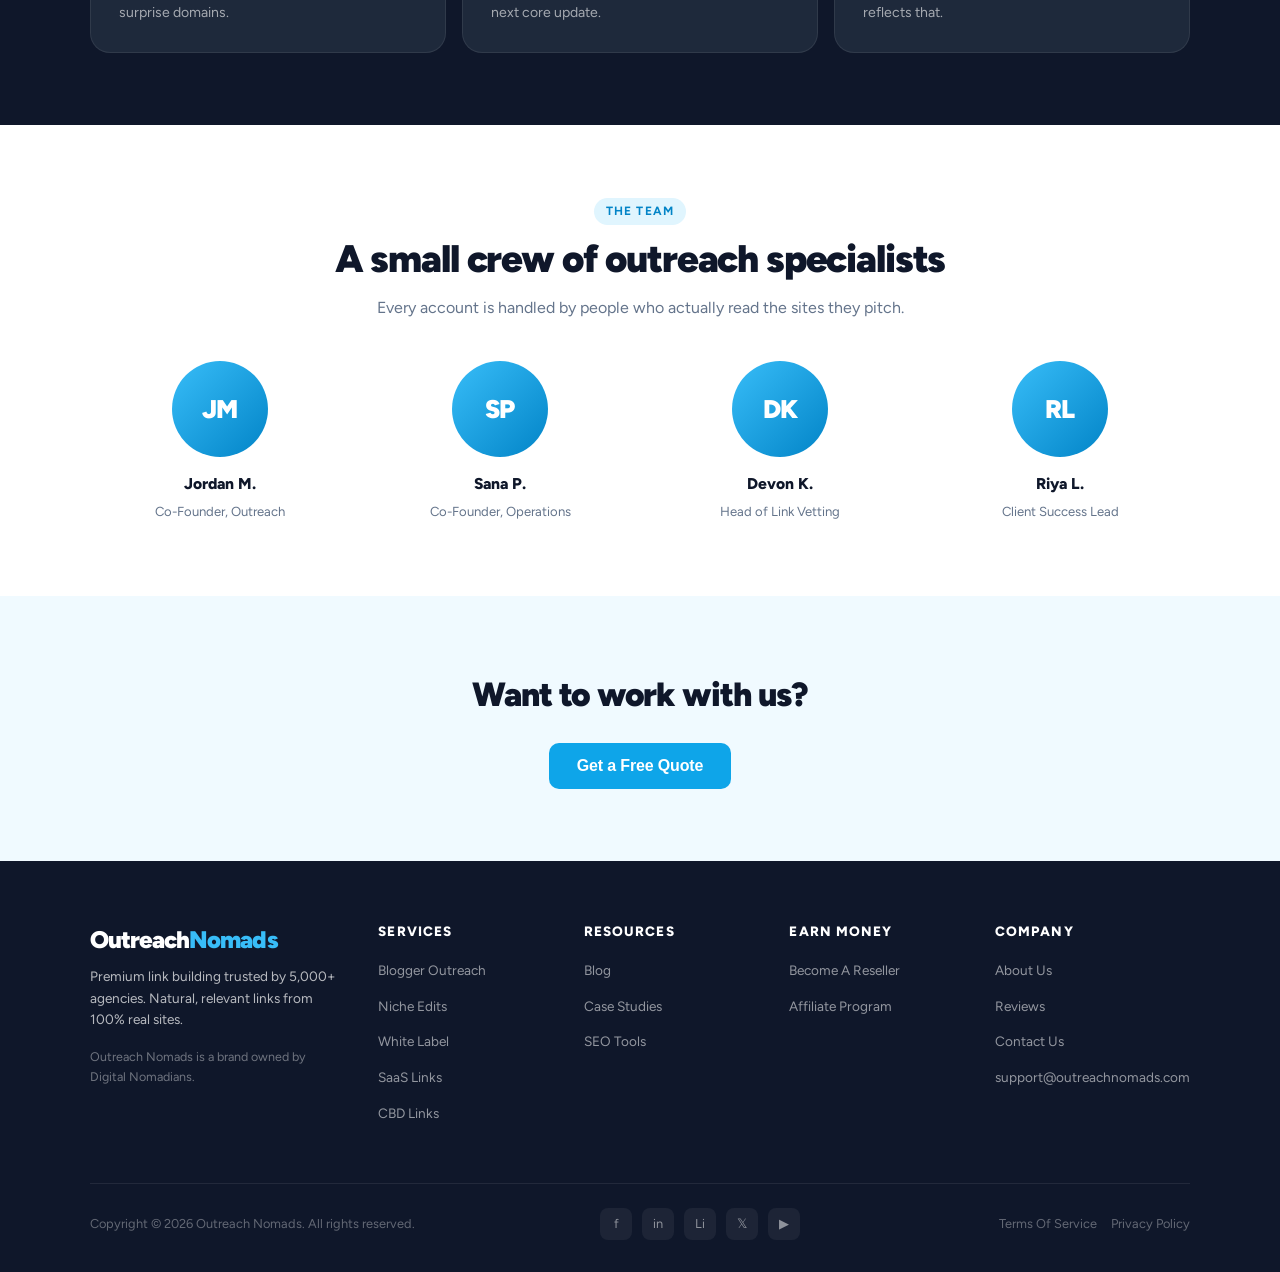
<file: about.html>
<!DOCTYPE html>
<html lang="en">
<head>
<meta charset="UTF-8"/>
<meta name="viewport" content="width=device-width, initial-scale=1.0"/>
<title>About Us — Outreach Nomads</title>
<link rel="canonical" href="https://outreachnomads.com/about" />
<link rel="preconnect" href="https://fonts.googleapis.com"/>
<link href="https://fonts.googleapis.com/css2?family=Figtree:ital,wght@0,300;0,400;0,500;0,600;0,700;0,800;0,900;1,400&display=swap" rel="stylesheet"/>
<style>
  :root{--brand:#38bdf8;--brand-dark:#0ea5e9;--brand-deeper:#0284c7;--brand-light:#e0f5fe;--brand-xlight:#f0faff;--dark:#0f172a;--mid:#334155;--soft:#64748b;--border:#e2e8f0;--white:#ffffff;--star:#f59e0b;--radius:12px;--radius-lg:20px;}
  *,*::before,*::after{box-sizing:border-box;margin:0;padding:0}
  html{scroll-behavior:smooth}
  body{font-family:'Figtree',sans-serif;color:var(--dark);background:#fff;line-height:1.6;font-size:16px}
  a{text-decoration:none;color:inherit}
  img{max-width:100%;display:block}

  /* NAV */
  nav{position:sticky;top:0;z-index:100;background:var(--white);border-bottom:1px solid var(--border);padding:0 32px;display:flex;align-items:center;gap:32px;height:64px}
  .nav-logo{font-size:1.4rem;font-weight:900;color:var(--dark);letter-spacing:-0.04em;white-space:nowrap}
  .nav-logo span{color:var(--brand-dark)}
  .nav-links{display:flex;align-items:center;gap:4px;list-style:none;flex:1}
  .nav-links>li>a{padding:8px 12px;border-radius:8px;font-weight:600;font-size:0.88rem;color:var(--mid);transition:background 0.15s,color 0.15s;display:flex;align-items:center;gap:4px}
  .nav-links>li>a:hover{background:var(--brand-xlight);color:var(--brand-dark)}
  .nav-links>li>a.active{color:var(--brand-dark)}
  .nav-links>li.has-dropdown{position:relative}
  .nav-links>li.has-dropdown>a{cursor:pointer}
  .nav-links .chevron{font-size:.65rem;opacity:.55;transition:transform .15s;margin-left:2px}
  .nav-links>li.has-dropdown:hover .chevron,.nav-links>li.has-dropdown:focus-within .chevron{transform:rotate(180deg)}
  .nav-links>li.has-dropdown.active>a{color:var(--brand-dark)}
  .nav-dropdown{position:absolute;top:100%;left:0;margin-top:6px;background:#fff;border:1px solid var(--border);border-radius:12px;box-shadow:0 16px 40px rgba(15,23,42,.14);padding:8px;min-width:210px;opacity:0;visibility:hidden;transform:translateY(6px);transition:opacity .15s,transform .15s,visibility .15s;z-index:200}
  .nav-links>li.has-dropdown:hover .nav-dropdown,.nav-links>li.has-dropdown:focus-within .nav-dropdown{opacity:1;visibility:visible;transform:translateY(0)}
  .nav-dropdown a{display:block;padding:9px 12px;border-radius:8px;font-weight:600;font-size:.87rem;color:var(--mid);transition:background .15s,color .15s}
  .nav-dropdown a:hover{background:var(--brand-xlight);color:var(--brand-dark)}
  .nav-dropdown a.active{color:var(--brand-dark);background:var(--brand-xlight)}
  .nav-actions{display:flex;align-items:center;gap:10px;margin-left:auto}
  .btn-contact{background:var(--brand);color:var(--dark);font-weight:700;padding:9px 18px;border-radius:8px;font-size:0.88rem;border:none;cursor:pointer;transition:background 0.15s}
  .btn-contact:hover{background:var(--brand-dark);color:#fff}

  /* HERO */
  .hero{background:linear-gradient(135deg,var(--dark) 0%,#1e3a5f 50%,#0c4a6e 100%);color:#fff;padding:80px 32px 64px;text-align:center;position:relative;overflow:hidden}
  .hero::before{content:'';position:absolute;inset:0;background:radial-gradient(ellipse 80% 60% at 50% 0%,rgba(56,189,248,0.18) 0%,transparent 70%);pointer-events:none}
  .hero-in{position:relative;z-index:1;max-width:760px;margin:0 auto}
  .hero-label{display:inline-block;background:rgba(56,189,248,0.15);border:1px solid rgba(56,189,248,0.35);color:var(--brand);font-weight:700;font-size:0.8rem;letter-spacing:0.08em;text-transform:uppercase;padding:5px 14px;border-radius:999px;margin-bottom:20px}
  .hero h1{font-size:clamp(2.1rem,5vw,3.2rem);font-weight:900;line-height:1.1;letter-spacing:-0.03em;margin:0 0 16px}
  .hero .hl{color:var(--brand)}
  .hero p,.hero h2{font-size:1.05rem;font-weight:400;color:rgba(255,255,255,0.8);max-width:600px;margin:0 auto 32px;line-height:1.65}
  .hero-bullets{display:flex;flex-wrap:wrap;justify-content:center;gap:10px 24px;margin-bottom:32px;list-style:none}
  .hero-bullets li{display:flex;align-items:center;gap:7px;font-size:0.92rem;color:rgba(255,255,255,0.88)}
  .hero-bullets li::before{content:'✓';width:18px;height:18px;background:var(--brand);color:var(--dark);border-radius:50%;display:flex;align-items:center;justify-content:center;font-size:0.65rem;font-weight:900;flex-shrink:0}
  .hero-rating{font-size:0.88rem;color:rgba(255,255,255,0.6);margin-bottom:28px}
  .hero-rating span{color:var(--star)}
  .hero-ctas{display:flex;justify-content:center;gap:12px;flex-wrap:wrap}
  .btn-ghost{background:transparent;color:#fff;font-weight:700;padding:14px 28px;border-radius:10px;font-size:1rem;border:1.5px solid rgba(255,255,255,0.25);transition:border-color 0.15s,background 0.15s;cursor:pointer}
  .btn-ghost:hover{border-color:var(--brand);background:rgba(56,189,248,0.08)}

  /* SECTION */
  .section{padding:72px 32px}
  .section-center{text-align:center}
  .container{max-width:1100px;margin:0 auto}
  .section-tag{display:inline-block;background:var(--brand-light);color:var(--brand-deeper);font-weight:700;font-size:0.75rem;letter-spacing:0.1em;text-transform:uppercase;padding:4px 12px;border-radius:999px;margin-bottom:12px}
  .section-title{font-size:clamp(1.6rem,3.5vw,2.4rem);font-weight:900;letter-spacing:-0.03em;line-height:1.15;margin-bottom:14px}
  .section-sub{font-size:1rem;color:var(--soft);max-width:560px;margin:0 auto}

  /* STORY */
  .story{display:grid;grid-template-columns:1fr 1fr;gap:56px;align-items:center}
  .story-copy p{color:var(--mid);font-size:1rem;line-height:1.75;margin-bottom:16px}
  .story-copy p:last-child{margin-bottom:0}
  .story-stats{display:grid;grid-template-columns:1fr 1fr;gap:16px}
  .story-stat{background:var(--brand-xlight);border:1px solid var(--border);border-radius:var(--radius-lg);padding:24px;text-align:center}
  .story-stat strong{display:block;font-size:2rem;font-weight:900;color:var(--brand-deeper);letter-spacing:-0.02em;margin-bottom:4px}
  .story-stat span{font-size:0.85rem;color:var(--soft)}

  /* VALUES */
  .values{background:var(--dark)}
  .values .section-tag{background:rgba(56,189,248,0.15);color:var(--brand)}
  .values .section-title{color:#fff}
  .values .section-sub{color:rgba(255,255,255,0.6)}
  .values-grid{max-width:1100px;margin:40px auto 0;display:grid;grid-template-columns:repeat(3,1fr);gap:16px}
  .value-card{background:#1e293b;border:1.5px solid rgba(255,255,255,0.08);border-radius:var(--radius-lg);padding:28px}
  .value-icon{width:44px;height:44px;border-radius:12px;background:rgba(56,189,248,0.12);display:flex;align-items:center;justify-content:center;font-size:1.3rem;margin-bottom:16px}
  .value-card h3{font-size:1.05rem;font-weight:800;color:#fff;margin-bottom:8px;letter-spacing:-0.01em}
  .value-card p{font-size:0.88rem;color:rgba(255,255,255,0.6);line-height:1.65}

  /* TEAM */
  .team-grid{max-width:1100px;margin:40px auto 0;display:grid;grid-template-columns:repeat(4,1fr);gap:20px}
  .team-card{text-align:center}
  .team-avatar{width:96px;height:96px;border-radius:50%;background:linear-gradient(135deg,var(--brand),var(--brand-deeper));margin:0 auto 14px;display:flex;align-items:center;justify-content:center;color:#fff;font-weight:900;font-size:1.6rem;letter-spacing:-0.02em}
  .team-card h4{font-size:0.98rem;font-weight:800;margin-bottom:2px}
  .team-card span{font-size:0.82rem;color:var(--soft)}

  /* CTA */
  .cta{background:var(--brand-xlight);text-align:center}
  .cta h2{font-size:clamp(1.5rem,3vw,2.1rem);font-weight:900;letter-spacing:-0.03em;margin-bottom:22px}
  .btn-primary{background:var(--brand);color:var(--dark);font-weight:800;padding:14px 28px;border-radius:10px;font-size:1rem;transition:transform 0.15s,background 0.15s;letter-spacing:-0.01em;border:none;cursor:pointer}
  .btn-primary:hover{background:var(--brand-dark);color:#fff;transform:translateY(-1px)}

  /* FOOTER */
  footer{background:var(--dark);color:rgba(255,255,255,0.7);padding:60px 32px 32px}
  .footer-top{display:grid;grid-template-columns:1.5fr repeat(4,1fr);gap:40px;margin-bottom:48px}
  .footer-brand h3{font-size:1.5rem;font-weight:900;color:#fff;margin-bottom:6px;letter-spacing:-0.04em}
  .footer-brand h3 span{color:var(--brand)}
  .footer-brand p{font-size:0.85rem;line-height:1.6;margin-bottom:16px}
  .footer-owner{font-size:.78rem!important;color:rgba(255,255,255,.4)!important;margin-bottom:0!important}
  .footer-col h4{font-size:0.85rem;font-weight:800;color:#fff;margin-bottom:14px;text-transform:uppercase;letter-spacing:0.08em}
  .footer-col ul{list-style:none}
  .footer-col ul li{margin-bottom:10px}
  .footer-col ul li a{font-size:0.85rem;color:rgba(255,255,255,0.55);transition:color 0.15s}
  .footer-col ul li a:hover{color:var(--brand)}
  .footer-bottom{border-top:1px solid rgba(255,255,255,0.08);padding-top:24px;display:flex;justify-content:space-between;align-items:center;font-size:0.8rem;color:rgba(255,255,255,0.35);gap:14px;flex-wrap:wrap}
  .footer-social{display:flex;gap:10px}
  .footer-social a{width:32px;height:32px;border-radius:8px;background:rgba(255,255,255,0.06);display:flex;align-items:center;justify-content:center;font-size:0.8rem;color:rgba(255,255,255,0.5);transition:background 0.15s,color 0.15s}
  .footer-social a:hover{background:var(--brand);color:var(--dark)}
  .footer-legal a{color:rgba(255,255,255,0.35);margin-left:14px}
  .footer-legal a:hover{color:var(--brand)}

  /* CONTACT MODAL */
  .contact-modal{position:fixed;inset:0;z-index:2000;display:none;align-items:center;justify-content:center;padding:1rem}
  .contact-modal.open{display:flex}
  .modal-overlay{position:absolute;inset:0;background:rgba(15,23,42,0.75);backdrop-filter:blur(4px)}
  .modal-box{position:relative;z-index:1;background:var(--white);border-radius:var(--radius-lg);padding:0;width:100%;max-width:880px;display:grid;grid-template-columns:0.82fr 1fr;overflow:hidden;max-height:92vh}
  .modal-aside{background:linear-gradient(165deg,#fff 0%,var(--brand-xlight) 55%,var(--brand-light) 100%);padding:34px 28px;display:flex;flex-direction:column;justify-content:center;gap:14px;border-right:1px solid var(--border)}
  .modal-vid{width:100%;aspect-ratio:4/3;overflow:hidden;border-radius:14px}
  .modal-vid video{width:100%;height:100%;object-fit:cover;mix-blend-mode:multiply;display:block}
  .modal-aside-ttl{font-size:1.15rem;font-weight:900;letter-spacing:-.02em;color:var(--dark);line-height:1.25}
  .modal-aside-txt{font-size:.86rem;color:var(--mid);line-height:1.6}
  .modal-aside-mail{font-size:.84rem;font-weight:700;color:var(--brand-deeper);text-decoration:underline;word-break:break-all}
  .modal-main{padding:40px;overflow-y:auto}
  @media (max-width:760px){.modal-box{grid-template-columns:1fr;max-width:500px}.modal-aside{display:none}.modal-main{padding:36px 28px}}
  .modal-close{position:absolute;top:16px;right:20px;background:none;border:none;font-size:1.4rem;cursor:pointer;color:var(--soft);transition:color 0.15s}
  .modal-close:hover{color:var(--dark)}
  .modal-box h3{font-size:1.5rem;font-weight:900;letter-spacing:-0.03em;margin-bottom:6px}
  .modal-box p{font-size:0.9rem;color:var(--soft);margin-bottom:24px}
  .modal-form{display:flex;flex-direction:column;gap:12px}
  .modal-form input,.modal-form textarea,.modal-form select{width:100%;border:1.5px solid var(--border);border-radius:10px;padding:12px 14px;font-family:'Figtree',sans-serif;font-size:0.95rem;color:var(--dark);background:#fff;outline:none;transition:border-color 0.15s;-webkit-appearance:none;appearance:none}
  .modal-form input:focus,.modal-form textarea:focus,.modal-form select:focus{border-color:var(--brand)}
  .modal-form input::placeholder,.modal-form textarea::placeholder{color:var(--soft)}
  .modal-form textarea{height:110px;resize:none}
  .modal-form button[type="submit"]{background:var(--brand);color:var(--dark);border:none;padding:14px;border-radius:10px;font-family:'Figtree',sans-serif;font-size:1rem;font-weight:800;cursor:pointer;transition:background 0.15s,transform 0.15s}
  .modal-form button[type="submit"]:hover{background:var(--brand-dark);color:#fff;transform:translateY(-1px)}
  .modal-success{text-align:center;padding:24px 0;font-size:1.1rem;font-weight:700;color:var(--brand-deeper)}
  .modal-error{text-align:center;font-size:.88rem;color:#dc2626;margin-top:4px;line-height:1.5}
  .modal-error a{color:var(--brand-deeper);font-weight:700;text-decoration:underline}

  @media(max-width:1024px){
    .story{grid-template-columns:1fr;gap:32px}
    .values-grid{grid-template-columns:1fr 1fr}
    .team-grid{grid-template-columns:1fr 1fr}
  }
  @media(max-width:768px){
    nav{padding:0 16px;gap:12px}
    .nav-links{display:none}
    .hero,.section{padding-left:16px;padding-right:16px}
    .footer-top{grid-template-columns:1fr 1fr}
    .story-stats{grid-template-columns:1fr 1fr}
    .values-grid{grid-template-columns:1fr}
    .team-grid{grid-template-columns:1fr 1fr}
  }
  /* HOMEPAGE HERO THEME */
  .hero{background:#fff;color:var(--dark);padding:0 32px;text-align:left;position:relative;overflow:hidden}
  .hero::before{content:'';position:absolute;inset:0;background-image:linear-gradient(rgba(15,23,42,.05) 1px,transparent 1px),linear-gradient(90deg,rgba(15,23,42,.05) 1px,transparent 1px);background-size:100% 58px,124px 100%;pointer-events:none;opacity:1}
  .hero::after{content:'';position:absolute;inset:0;background:radial-gradient(ellipse 60% 75% at 22% 45%,#fff 38%,rgba(255,255,255,0) 78%);pointer-events:none}
  .hero-in{position:relative;z-index:1;max-width:1280px;margin:0 auto;display:grid;grid-template-columns:1.05fr 1fr;align-items:center;gap:24px;min-height:560px}
  .hero-copy{padding:52px 0}
  .hero-label{display:inline-block;background:var(--brand-light);border:1px solid rgba(14,165,233,.2);color:var(--brand-deeper);font-weight:700;font-size:.8rem;letter-spacing:.08em;text-transform:uppercase;padding:5px 14px;border-radius:999px;margin-bottom:20px}
  .hero h1{color:var(--dark);font-size:clamp(2.2rem,4.4vw,3.6rem);font-weight:900;line-height:1.08;letter-spacing:-.035em;max-width:none;margin:0 0 14px}
  .hero h1 .hl,.hero .hl{color:var(--brand-dark)}
  .hero h2,.hero-in>.hero-copy>p{font-size:clamp(1rem,1.5vw,1.2rem);font-weight:400;color:var(--mid);max-width:540px;margin:0 0 22px;line-height:1.55}
  .hero-bullets{display:flex;flex-direction:column;align-items:flex-start;gap:9px;margin:0 0 26px;list-style:none}
  .hero-bullets li{display:flex;align-items:center;gap:8px;font-size:.93rem;color:var(--mid)}
  .hero-bullets li::before{content:'✓';width:18px;height:18px;background:var(--brand);color:var(--dark);border-radius:50%;display:flex;align-items:center;justify-content:center;font-size:.65rem;font-weight:900;flex-shrink:0}
  .hero-rating{color:var(--soft);margin-bottom:24px}
  .hero-ctas{display:flex;justify-content:flex-start;gap:12px;flex-wrap:wrap}
  .btn-primary{background:var(--brand-dark);color:#fff}
  .btn-primary:hover{background:var(--brand-deeper);color:#fff}
  .btn-ghost{color:var(--dark);border-color:var(--dark)}
  .btn-ghost:hover{border-color:var(--brand-dark);background:var(--brand-xlight)}
  .hero-media{position:relative;align-self:stretch;display:flex;align-items:center;justify-content:center;min-height:480px}
  .hero-vid{width:100%;max-width:540px;aspect-ratio:5/4;overflow:hidden;display:block}
  .hero-vid video{width:100%;height:100%;object-fit:cover;object-position:center center;transform:scale(1.04);mix-blend-mode:multiply;display:block}
  @media (max-width:900px){
    .hero{padding-left:16px;padding-right:16px}
    .hero-in{grid-template-columns:1fr;min-height:0;gap:0}
    .hero-copy{padding:44px 0 4px;text-align:center}
    .hero h2,.hero-in>.hero-copy>p{margin-left:auto;margin-right:auto}
    .hero-bullets{align-items:center}
    .hero-ctas{justify-content:center}
    .hero-media{min-height:0;margin-bottom:28px;order:-1}
    .hero-vid{max-width:360px}
  }
</style>
</head>
<body>

<!-- NAV -->
<nav>
  <a href="/" class="nav-logo">Outreach<span>Nomads</span></a>
  <ul class="nav-links">
    <li class="has-dropdown">
      <a href="#">Link Building <span class="chevron">▾</span></a>
      <div class="nav-dropdown">
        <a href="/blogger-outreach">Blogger Outreach</a>
        <a href="/niche-edits">Niche Edits</a>
        <a href="/white-label-link-building">White Label</a>
        <a href="/saas-link-building">SaaS Links</a>
        <a href="/cbd-link-building">CBD Links</a>
      </div>
    </li>
    <li><a href="/blog">Blog</a></li>
    <li><a href="/about" class="active">About Us</a></li>
  </ul>
  <div class="nav-actions">
    <button class="btn-contact" onclick="openContact()">Contact Us</button>
  </div>
</nav>

<!-- HERO -->
<section class="hero">
  <div class="hero-in">
    <div class="hero-copy">
      <span class="hero-label">About Us</span>
      <h1>Real relationships.<br>Real <span class="hl">authority</span>.</h1>
      <h2>Outreach Nomads started with a simple frustration: most "link building" was really just link buying from networks that tanked client sites overnight. We built the agency we wished existed — transparent, hand-vetted, and built for the long game.</h2>
      <ul class="hero-bullets">
        <li>8,200+ links placed for 5,000+ agencies &amp; brands</li>
        <li>100% white-hat — no PBNs, no link farms</li>
        <li>DR30+ average site authority per placement</li>
      </ul>
      <div class="hero-ctas">
        <button class="btn-primary" onclick="openContact()">Book a Call</button>
        <a href="#team" class="btn-ghost">Meet the Team</a>
      </div>
    </div>
    <div class="hero-media">
      <div class="hero-vid"><video src="Man_reading_and_flipping_pages_202608261623.mp4" autoplay muted loop playsinline preload="auto" disablepictureinpicture aria-label="Baow the panda reading a book"></video></div>
    </div>
  </div>
</section>

<!-- STORY -->
<section class="section">
  <div class="container story">
    <div class="story-copy">
      <span class="section-tag">Our Story</span>
      <h2 class="section-title">Founded by SEOs who were tired of grey-hat shortcuts</h2>
      <p>We spent years running in-house SEO for SaaS and e-commerce brands, watching rankings evaporate every time a "cheap" link package got caught in a core update. So we started vetting sites the hard way — real traffic, real editors, real relevance — and turned that process into a service.</p>
      <p>Today our team works directly with agencies and in-house marketers who need a link partner they can hand target pages to and trust the placements that come back, every single time.</p>
    </div>
    <div class="story-stats">
      <div class="story-stat"><strong>8,200+</strong><span>Links Placed</span></div>
      <div class="story-stat"><strong>5,000+</strong><span>Agencies &amp; Brands Served</span></div>
      <div class="story-stat"><strong>DR30+</strong><span>Average Site Authority</span></div>
      <div class="story-stat"><strong>2–4 wks</strong><span>Typical Turnaround</span></div>
    </div>
  </div>
</section>

<!-- VALUES -->
<section class="section values">
  <div class="container section-center">
    <span class="section-tag">What We Stand For</span>
    <h2 class="section-title">Three rules we don't break</h2>
    <p class="section-sub">Every placement gets checked against these before it ever reaches a client.</p>
  </div>
  <div class="values-grid">
    <div class="value-card">
      <div class="value-icon">🔍</div>
      <h3>Transparency First</h3>
      <p>You see the exact site, DR, and traffic estimate before a link goes live. No black boxes, no surprise domains.</p>
    </div>
    <div class="value-card">
      <div class="value-icon">🛡️</div>
      <h3>White-Hat, Always</h3>
      <p>No PBNs, no link farms, no exact-match anchor spam. Every placement is built to survive the next core update.</p>
    </div>
    <div class="value-card">
      <div class="value-icon">🤝</div>
      <h3>Long-Term Partnerships</h3>
      <p>We'd rather keep a client for five years than squeeze one campaign. Our repeat-client rate reflects that.</p>
    </div>
  </div>
</section>

<!-- TEAM -->
<section class="section" id="team">
  <div class="container section-center">
    <span class="section-tag">The Team</span>
    <h2 class="section-title">A small crew of outreach specialists</h2>
    <p class="section-sub">Every account is handled by people who actually read the sites they pitch.</p>
  </div>
  <div class="team-grid">
    <div class="team-card"><div class="team-avatar">JM</div><h4>Jordan M.</h4><span>Co-Founder, Outreach</span></div>
    <div class="team-card"><div class="team-avatar">SP</div><h4>Sana P.</h4><span>Co-Founder, Operations</span></div>
    <div class="team-card"><div class="team-avatar">DK</div><h4>Devon K.</h4><span>Head of Link Vetting</span></div>
    <div class="team-card"><div class="team-avatar">RL</div><h4>Riya L.</h4><span>Client Success Lead</span></div>
  </div>
</section>

<!-- CTA -->
<section class="section cta">
  <div class="container">
    <h2>Want to work with us?</h2>
    <button class="btn-primary" onclick="openContact()">Get a Free Quote</button>
  </div>
</section>

<footer>
  <div class="container">
    <div class="footer-top">
      <div class="footer-brand">
        <h3>Outreach<span>Nomads</span></h3>
        <p>Premium link building trusted by 5,000+ agencies. Natural, relevant links from 100% real sites.</p>
        <p class="footer-owner">Outreach Nomads is a brand owned by Digital Nomadians.</p>
      </div>
      <div class="footer-col"><h4>Services</h4><ul>
        <li><a href="/blogger-outreach">Blogger Outreach</a></li>
        <li><a href="/niche-edits">Niche Edits</a></li>
        <li><a href="/white-label-link-building">White Label</a></li>
        <li><a href="/saas-link-building">SaaS Links</a></li>
        <li><a href="/cbd-link-building">CBD Links</a></li>
      </ul></div>
      <div class="footer-col"><h4>Resources</h4><ul>
        <li><a href="/blog">Blog</a></li><li><a href="#">Case Studies</a></li><li><a href="#">SEO Tools</a></li>
      </ul></div>
      <div class="footer-col"><h4>Earn Money</h4><ul>
        <li><a href="#">Become A Reseller</a></li><li><a href="#">Affiliate Program</a></li>
      </ul></div>
      <div class="footer-col"><h4>Company</h4><ul>
        <li><a href="/about">About Us</a></li><li><a href="#">Reviews</a></li><li><a href="#" onclick="openContact();return false;">Contact Us</a></li><li><a href="mailto:support@outreachnomads.com">support@outreachnomads.com</a></li>
      </ul></div>
    </div>
    <div class="footer-bottom">
      <div>Copyright &copy; 2026 Outreach Nomads. All rights reserved.</div>
      <div class="footer-social">
        <a href="#" title="Facebook">f</a><a href="#" title="Instagram">in</a>
        <a href="#" title="LinkedIn">Li</a><a href="#" title="X">𝕏</a><a href="#" title="YouTube">▶</a>
      </div>
      <div class="footer-legal"><a href="#">Terms Of Service</a><a href="#">Privacy Policy</a></div>
    </div>
  </div>
</footer>

<div class="contact-modal" id="contactModal">
  <div class="modal-overlay" onclick="closeContact()"></div>
  <div class="modal-box">
    <button class="modal-close" onclick="closeContact()">&#x2715;</button>
    <aside class="modal-aside">
      <div class="modal-vid">
        <video id="contactVid" src="Panda_holding_red_telephone_202608261350.mp4" muted loop playsinline preload="none"></video>
      </div>
      <h4 class="modal-aside-ttl">Let's talk links.</h4>
      <p class="modal-aside-txt">Tell us where you want to rank and we'll come back with real publisher examples and a quote &mdash; usually the same day.</p>
      <a class="modal-aside-mail" href="mailto:support@outreachnomads.com">support@outreachnomads.com</a>
    </aside>
    <div class="modal-main">
      <h3>Get In Touch</h3>
      <p>Tell us about your project and we'll reply within 24 hours.</p>
      <form class="modal-form" onsubmit="submitContact(event)">
        <input type="text" name="_honey" style="display:none" tabindex="-1" autocomplete="off" aria-hidden="true" />
        <input type="text" name="name" placeholder="Your Name" required />
        <input type="email" name="email" placeholder="Work Email" required />
        <select name="service"><option value="" disabled selected>Service Interested In</option><option>Blogger Outreach</option><option>Niche Edits</option><option>White Label Link Building</option><option>SaaS Link Building</option><option>CBD Link Building</option></select>
        <textarea name="message" placeholder="Tell us about your goals, niche, and monthly budget..." required></textarea>
        <button type="submit">Send Message →</button>
      </form>
    </div>
  </div>
</div>

<script>
function openContact(){document.getElementById('contactModal').classList.add('open');document.body.style.overflow='hidden';var v=document.getElementById('contactVid');if(v&&v.offsetParent!==null){var p=v.play();if(p&&p.catch)p.catch(function(){})}}
function closeContact(){document.getElementById('contactModal').classList.remove('open');document.body.style.overflow='';var v=document.getElementById('contactVid');if(v)v.pause()}
var CONTACT_EMAIL='support@outreachnomads.com';
function submitContact(e){
  e.preventDefault();
  var form=e.target,btn=form.querySelector('button[type="submit"]'),label=btn?btn.textContent:'';
  var prev=form.querySelector('.modal-error');if(prev)prev.remove();
  if(btn){btn.disabled=true;btn.textContent='Sending...';}
  var data=new FormData(form);
  data.append('_subject','New enquiry from outreachnomads.com');
  data.append('_template','table');
  data.append('_captcha','false');
  fetch('https://formsubmit.co/ajax/'+CONTACT_EMAIL,{method:'POST',headers:{Accept:'application/json'},body:data})
    .then(function(r){return r.json().catch(function(){return {};}).then(function(j){
      if(!r.ok||String(j.success)==='false')throw new Error(j.message||'failed');return j;});})
    .then(function(){form.innerHTML='<p class="modal-success">Thank you! We\'ll be in touch within 24 hours.</p>';})
    .catch(function(){
      if(btn){btn.disabled=false;btn.textContent=label;}
      var p=document.createElement('p');p.className='modal-error';
      p.innerHTML='Couldn\'t send that \u2014 please email us directly at <a href="mailto:'+CONTACT_EMAIL+'">'+CONTACT_EMAIL+'</a>.';
      form.appendChild(p);
    });
}
document.addEventListener('keydown',function(e){if(e.key==='Escape')closeContact()})
</script>
</body>
</html>
</file>
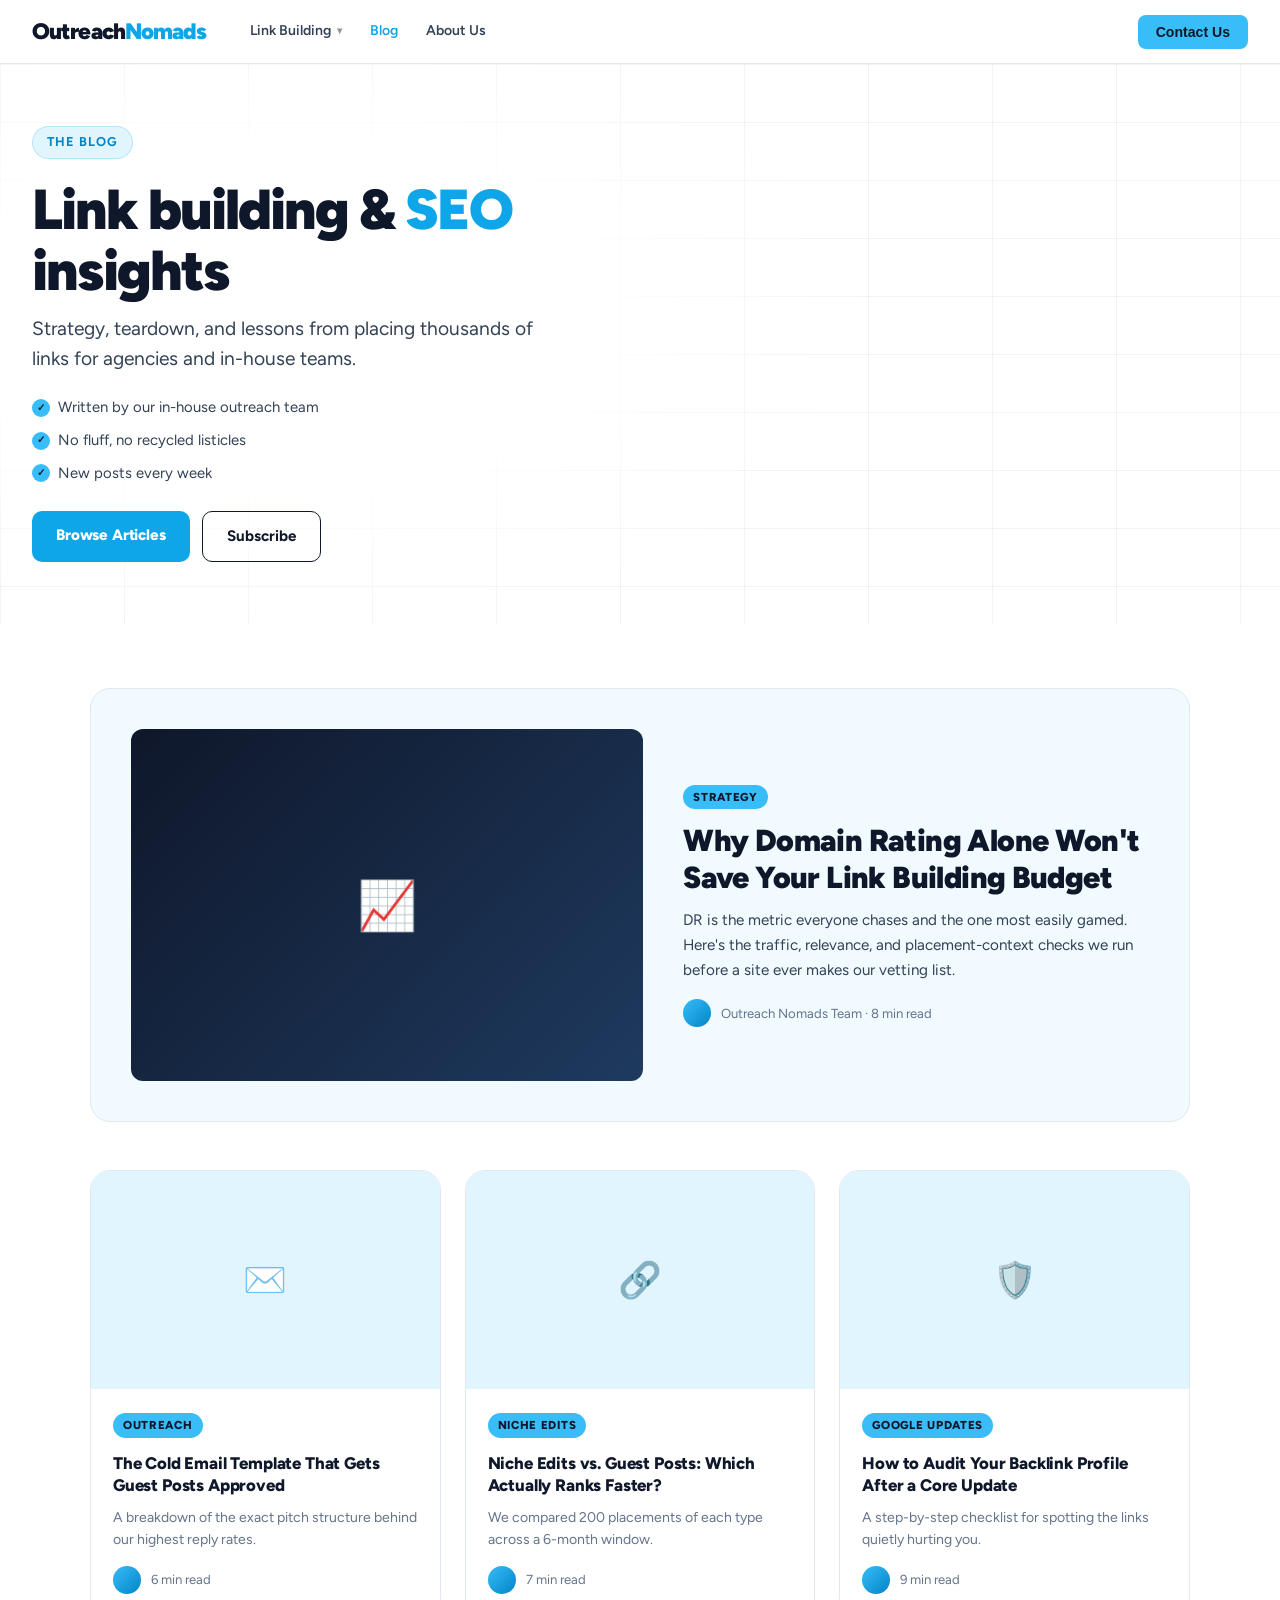
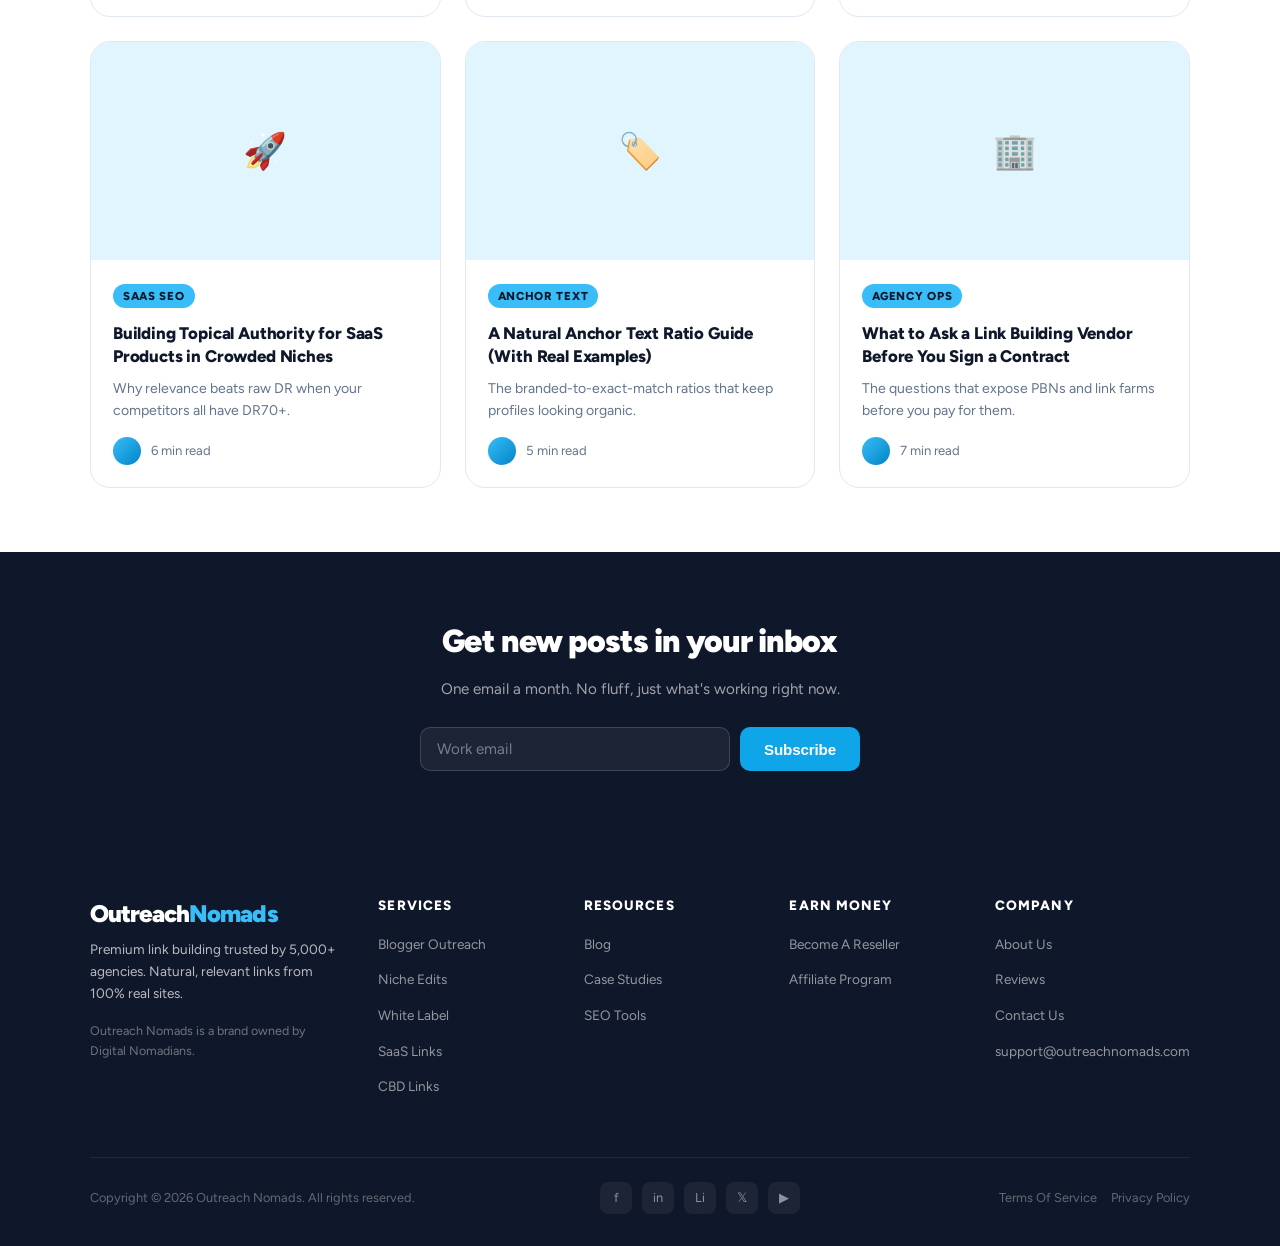
<file: blog.html>
<!DOCTYPE html>
<html lang="en">
<head>
<meta charset="UTF-8"/>
<meta name="viewport" content="width=device-width, initial-scale=1.0"/>
<title>Blog — Outreach Nomads</title>
<link rel="canonical" href="https://outreachnomads.com/blog" />
<link rel="preconnect" href="https://fonts.googleapis.com"/>
<link href="https://fonts.googleapis.com/css2?family=Figtree:ital,wght@0,300;0,400;0,500;0,600;0,700;0,800;0,900;1,400&display=swap" rel="stylesheet"/>
<style>
  :root{--brand:#38bdf8;--brand-dark:#0ea5e9;--brand-deeper:#0284c7;--brand-light:#e0f5fe;--brand-xlight:#f0faff;--dark:#0f172a;--mid:#334155;--soft:#64748b;--border:#e2e8f0;--white:#ffffff;--star:#f59e0b;--radius:12px;--radius-lg:20px;}
  *,*::before,*::after{box-sizing:border-box;margin:0;padding:0}
  html{scroll-behavior:smooth}
  body{font-family:'Figtree',sans-serif;color:var(--dark);background:#fff;line-height:1.6;font-size:16px}
  a{text-decoration:none;color:inherit}
  img{max-width:100%;display:block}

  /* NAV */
  nav{position:sticky;top:0;z-index:100;background:var(--white);border-bottom:1px solid var(--border);padding:0 32px;display:flex;align-items:center;gap:32px;height:64px}
  .nav-logo{font-size:1.4rem;font-weight:900;color:var(--dark);letter-spacing:-0.04em;white-space:nowrap}
  .nav-logo span{color:var(--brand-dark)}
  .nav-links{display:flex;align-items:center;gap:4px;list-style:none;flex:1}
  .nav-links>li>a{padding:8px 12px;border-radius:8px;font-weight:600;font-size:0.88rem;color:var(--mid);transition:background 0.15s,color 0.15s;display:flex;align-items:center;gap:4px}
  .nav-links>li>a:hover{background:var(--brand-xlight);color:var(--brand-dark)}
  .nav-links>li>a.active{color:var(--brand-dark)}
  .nav-links>li.has-dropdown{position:relative}
  .nav-links>li.has-dropdown>a{cursor:pointer}
  .nav-links .chevron{font-size:.65rem;opacity:.55;transition:transform .15s;margin-left:2px}
  .nav-links>li.has-dropdown:hover .chevron,.nav-links>li.has-dropdown:focus-within .chevron{transform:rotate(180deg)}
  .nav-links>li.has-dropdown.active>a{color:var(--brand-dark)}
  .nav-dropdown{position:absolute;top:100%;left:0;margin-top:6px;background:#fff;border:1px solid var(--border);border-radius:12px;box-shadow:0 16px 40px rgba(15,23,42,.14);padding:8px;min-width:210px;opacity:0;visibility:hidden;transform:translateY(6px);transition:opacity .15s,transform .15s,visibility .15s;z-index:200}
  .nav-links>li.has-dropdown:hover .nav-dropdown,.nav-links>li.has-dropdown:focus-within .nav-dropdown{opacity:1;visibility:visible;transform:translateY(0)}
  .nav-dropdown a{display:block;padding:9px 12px;border-radius:8px;font-weight:600;font-size:.87rem;color:var(--mid);transition:background .15s,color .15s}
  .nav-dropdown a:hover{background:var(--brand-xlight);color:var(--brand-dark)}
  .nav-dropdown a.active{color:var(--brand-dark);background:var(--brand-xlight)}
  .nav-actions{display:flex;align-items:center;gap:10px;margin-left:auto}
  .btn-contact{background:var(--brand);color:var(--dark);font-weight:700;padding:9px 18px;border-radius:8px;font-size:0.88rem;border:none;cursor:pointer;transition:background 0.15s}
  .btn-contact:hover{background:var(--brand-dark);color:#fff}

  /* HERO */
  .hero{background:linear-gradient(135deg,var(--dark) 0%,#1e3a5f 50%,#0c4a6e 100%);color:#fff;padding:80px 32px 60px;text-align:center;position:relative;overflow:hidden}
  .hero::before{content:'';position:absolute;inset:0;background:radial-gradient(ellipse 80% 60% at 50% 0%,rgba(56,189,248,0.18) 0%,transparent 70%);pointer-events:none}
  .hero-in{position:relative;z-index:1;max-width:700px;margin:0 auto}
  .hero-label{display:inline-block;background:rgba(56,189,248,0.15);border:1px solid rgba(56,189,248,0.35);color:var(--brand);font-weight:700;font-size:0.8rem;letter-spacing:0.08em;text-transform:uppercase;padding:5px 14px;border-radius:999px;margin-bottom:20px}
  .hero h1{font-size:clamp(2.1rem,5vw,3.2rem);font-weight:900;line-height:1.1;letter-spacing:-0.03em;margin:0 0 16px}
  .hero .hl{color:var(--brand)}
  .hero p{font-size:1.05rem;color:rgba(255,255,255,0.8);max-width:560px;margin:0 auto 32px;line-height:1.65}
  .hero-bullets{display:flex;flex-wrap:wrap;justify-content:center;gap:10px 24px;margin-bottom:32px;list-style:none}
  .hero-bullets li{display:flex;align-items:center;gap:7px;font-size:0.92rem;color:rgba(255,255,255,0.88)}
  .hero-bullets li::before{content:'✓';width:18px;height:18px;background:var(--brand);color:var(--dark);border-radius:50%;display:flex;align-items:center;justify-content:center;font-size:0.65rem;font-weight:900;flex-shrink:0}
  .hero-ctas{display:flex;justify-content:center;gap:12px;flex-wrap:wrap}
  .btn-ghost{background:transparent;color:#fff;font-weight:700;padding:12px 24px;border-radius:10px;font-size:0.95rem;border:1.5px solid rgba(255,255,255,0.25);transition:border-color 0.15s,background 0.15s;cursor:pointer;white-space:nowrap}
  .btn-ghost:hover{border-color:var(--brand);background:rgba(56,189,248,0.08)}

  /* SECTION */
  .section{padding:64px 32px}
  .container{max-width:1100px;margin:0 auto}
  .section-tag{display:inline-block;background:var(--brand-light);color:var(--brand-deeper);font-weight:700;font-size:0.75rem;letter-spacing:0.1em;text-transform:uppercase;padding:4px 12px;border-radius:999px;margin-bottom:12px}

  /* FEATURED POST */
  .featured{display:grid;grid-template-columns:1.1fr 1fr;gap:40px;align-items:center;background:var(--brand-xlight);border:1px solid var(--border);border-radius:var(--radius-lg);padding:40px;margin-bottom:48px}
  .featured-thumb{width:100%;aspect-ratio:16/11;border-radius:var(--radius);background:linear-gradient(135deg,var(--dark),#1e3a5f);display:flex;align-items:center;justify-content:center;font-size:3rem}
  .post-cat{display:inline-block;background:var(--brand);color:var(--dark);font-size:0.72rem;font-weight:800;letter-spacing:0.06em;text-transform:uppercase;padding:3px 10px;border-radius:999px;margin-bottom:14px}
  .featured h2{font-size:clamp(1.4rem,3vw,1.9rem);font-weight:900;letter-spacing:-0.02em;line-height:1.2;margin-bottom:12px}
  .featured p{color:var(--mid);font-size:0.95rem;line-height:1.65;margin-bottom:16px}
  .post-meta{font-size:0.82rem;color:var(--soft);display:flex;gap:10px;align-items:center}
  .post-meta::before{content:'';width:28px;height:28px;border-radius:50%;background:linear-gradient(135deg,var(--brand),var(--brand-deeper));flex-shrink:0}

  /* BLOG GRID */
  .blog-grid{display:grid;grid-template-columns:repeat(3,1fr);gap:24px}
  .post-card{border:1px solid var(--border);border-radius:var(--radius-lg);overflow:hidden;transition:box-shadow .15s,border-color .15s}
  .post-card:hover{box-shadow:0 12px 30px rgba(15,23,42,.08);border-color:var(--brand)}
  .post-thumb{aspect-ratio:16/10;background:var(--brand-light);display:flex;align-items:center;justify-content:center;font-size:2.2rem}
  .post-body{padding:22px}
  .post-body h3{font-size:1.05rem;font-weight:800;letter-spacing:-0.01em;line-height:1.35;margin-bottom:10px}
  .post-body p{font-size:0.88rem;color:var(--soft);line-height:1.6;margin-bottom:14px}

  /* NEWSLETTER */
  .newsletter{background:var(--dark);text-align:center}
  .newsletter h2{color:#fff;font-size:clamp(1.4rem,3vw,2rem);font-weight:900;letter-spacing:-0.03em;margin-bottom:10px}
  .newsletter p{color:rgba(255,255,255,0.6);font-size:0.95rem;margin-bottom:26px}
  .newsletter-form{display:flex;justify-content:center;gap:10px;flex-wrap:wrap;max-width:440px;margin:0 auto}
  .newsletter-form input{flex:1;min-width:200px;border:1.5px solid rgba(255,255,255,0.15);background:rgba(255,255,255,0.06);border-radius:10px;padding:12px 16px;font-family:'Figtree',sans-serif;font-size:0.95rem;color:#fff;outline:none}
  .newsletter-form input::placeholder{color:rgba(255,255,255,0.4)}
  .newsletter-form input:focus{border-color:var(--brand)}
  .btn-primary{background:var(--brand);color:var(--dark);font-weight:800;padding:12px 24px;border-radius:10px;font-size:0.95rem;transition:transform 0.15s,background 0.15s;letter-spacing:-0.01em;border:none;cursor:pointer;white-space:nowrap}
  .btn-primary:hover{background:var(--brand-dark);color:#fff;transform:translateY(-1px)}

  /* FOOTER */
  footer{background:var(--dark);color:rgba(255,255,255,0.7);padding:60px 32px 32px}
  .footer-top{display:grid;grid-template-columns:1.5fr repeat(4,1fr);gap:40px;margin-bottom:48px}
  .footer-brand h3{font-size:1.5rem;font-weight:900;color:#fff;margin-bottom:6px;letter-spacing:-0.04em}
  .footer-brand h3 span{color:var(--brand)}
  .footer-brand p{font-size:0.85rem;line-height:1.6;margin-bottom:16px}
  .footer-owner{font-size:.78rem!important;color:rgba(255,255,255,.4)!important;margin-bottom:0!important}
  .footer-col h4{font-size:0.85rem;font-weight:800;color:#fff;margin-bottom:14px;text-transform:uppercase;letter-spacing:0.08em}
  .footer-col ul{list-style:none}
  .footer-col ul li{margin-bottom:10px}
  .footer-col ul li a{font-size:0.85rem;color:rgba(255,255,255,0.55);transition:color 0.15s}
  .footer-col ul li a:hover{color:var(--brand)}
  .footer-bottom{border-top:1px solid rgba(255,255,255,0.08);padding-top:24px;display:flex;justify-content:space-between;align-items:center;font-size:0.8rem;color:rgba(255,255,255,0.35);gap:14px;flex-wrap:wrap}
  .footer-social{display:flex;gap:10px}
  .footer-social a{width:32px;height:32px;border-radius:8px;background:rgba(255,255,255,0.06);display:flex;align-items:center;justify-content:center;font-size:0.8rem;color:rgba(255,255,255,0.5);transition:background 0.15s,color 0.15s}
  .footer-social a:hover{background:var(--brand);color:var(--dark)}
  .footer-legal a{color:rgba(255,255,255,0.35);margin-left:14px}
  .footer-legal a:hover{color:var(--brand)}

  /* CONTACT MODAL */
  .contact-modal{position:fixed;inset:0;z-index:2000;display:none;align-items:center;justify-content:center;padding:1rem}
  .contact-modal.open{display:flex}
  .modal-overlay{position:absolute;inset:0;background:rgba(15,23,42,0.75);backdrop-filter:blur(4px)}
  .modal-box{position:relative;z-index:1;background:var(--white);border-radius:var(--radius-lg);padding:0;width:100%;max-width:880px;display:grid;grid-template-columns:0.82fr 1fr;overflow:hidden;max-height:92vh}
  .modal-aside{background:linear-gradient(165deg,#fff 0%,var(--brand-xlight) 55%,var(--brand-light) 100%);padding:34px 28px;display:flex;flex-direction:column;justify-content:center;gap:14px;border-right:1px solid var(--border)}
  .modal-vid{width:100%;aspect-ratio:4/3;overflow:hidden;border-radius:14px}
  .modal-vid video{width:100%;height:100%;object-fit:cover;mix-blend-mode:multiply;display:block}
  .modal-aside-ttl{font-size:1.15rem;font-weight:900;letter-spacing:-.02em;color:var(--dark);line-height:1.25}
  .modal-aside-txt{font-size:.86rem;color:var(--mid);line-height:1.6}
  .modal-aside-mail{font-size:.84rem;font-weight:700;color:var(--brand-deeper);text-decoration:underline;word-break:break-all}
  .modal-main{padding:40px;overflow-y:auto}
  @media (max-width:760px){.modal-box{grid-template-columns:1fr;max-width:500px}.modal-aside{display:none}.modal-main{padding:36px 28px}}
  .modal-close{position:absolute;top:16px;right:20px;background:none;border:none;font-size:1.4rem;cursor:pointer;color:var(--soft);transition:color 0.15s}
  .modal-close:hover{color:var(--dark)}
  .modal-box h3{font-size:1.5rem;font-weight:900;letter-spacing:-0.03em;margin-bottom:6px}
  .modal-box p{font-size:0.9rem;color:var(--soft);margin-bottom:24px}
  .modal-form{display:flex;flex-direction:column;gap:12px}
  .modal-form input,.modal-form textarea,.modal-form select{width:100%;border:1.5px solid var(--border);border-radius:10px;padding:12px 14px;font-family:'Figtree',sans-serif;font-size:0.95rem;color:var(--dark);background:#fff;outline:none;transition:border-color 0.15s;-webkit-appearance:none;appearance:none}
  .modal-form input:focus,.modal-form textarea:focus,.modal-form select:focus{border-color:var(--brand)}
  .modal-form input::placeholder,.modal-form textarea::placeholder{color:var(--soft)}
  .modal-form textarea{height:110px;resize:none}
  .modal-form button[type="submit"]{background:var(--brand);color:var(--dark);border:none;padding:14px;border-radius:10px;font-family:'Figtree',sans-serif;font-size:1rem;font-weight:800;cursor:pointer;transition:background 0.15s,transform 0.15s}
  .modal-form button[type="submit"]:hover{background:var(--brand-dark);color:#fff;transform:translateY(-1px)}
  .modal-success{text-align:center;padding:24px 0;font-size:1.1rem;font-weight:700;color:var(--brand-deeper)}
  .modal-error{text-align:center;font-size:.88rem;color:#dc2626;margin-top:4px;line-height:1.5}
  .modal-error a{color:var(--brand-deeper);font-weight:700;text-decoration:underline}

  @media(max-width:1024px){
    .featured{grid-template-columns:1fr;padding:28px}
    .blog-grid{grid-template-columns:1fr 1fr}
  }
  @media(max-width:768px){
    nav{padding:0 16px;gap:12px}
    .nav-links{display:none}
    .hero,.section{padding-left:16px;padding-right:16px}
    .footer-top{grid-template-columns:1fr 1fr}
    .blog-grid{grid-template-columns:1fr}
    .newsletter-form{flex-direction:column}
  }
  /* HOMEPAGE HERO THEME */
  .hero{background:#fff;color:var(--dark);padding:0 32px;text-align:left;position:relative;overflow:hidden}
  .hero::before{content:'';position:absolute;inset:0;background-image:linear-gradient(rgba(15,23,42,.05) 1px,transparent 1px),linear-gradient(90deg,rgba(15,23,42,.05) 1px,transparent 1px);background-size:100% 58px,124px 100%;pointer-events:none;opacity:1}
  .hero::after{content:'';position:absolute;inset:0;background:radial-gradient(ellipse 60% 75% at 22% 45%,#fff 38%,rgba(255,255,255,0) 78%);pointer-events:none}
  .hero-in{position:relative;z-index:1;max-width:1280px;margin:0 auto;display:grid;grid-template-columns:1.05fr 1fr;align-items:center;gap:24px;min-height:560px}
  .hero-copy{padding:52px 0}
  .hero-label{display:inline-block;background:var(--brand-light);border:1px solid rgba(14,165,233,.2);color:var(--brand-deeper);font-weight:700;font-size:.8rem;letter-spacing:.08em;text-transform:uppercase;padding:5px 14px;border-radius:999px;margin-bottom:20px}
  .hero h1{color:var(--dark);font-size:clamp(2.2rem,4.4vw,3.6rem);font-weight:900;line-height:1.08;letter-spacing:-.035em;max-width:none;margin:0 0 14px}
  .hero h1 .hl,.hero .hl{color:var(--brand-dark)}
  .hero h2,.hero-in>.hero-copy>p{font-size:clamp(1rem,1.5vw,1.2rem);font-weight:400;color:var(--mid);max-width:540px;margin:0 0 22px;line-height:1.55}
  .hero-bullets{display:flex;flex-direction:column;align-items:flex-start;gap:9px;margin:0 0 26px;list-style:none}
  .hero-bullets li{display:flex;align-items:center;gap:8px;font-size:.93rem;color:var(--mid)}
  .hero-bullets li::before{content:'✓';width:18px;height:18px;background:var(--brand);color:var(--dark);border-radius:50%;display:flex;align-items:center;justify-content:center;font-size:.65rem;font-weight:900;flex-shrink:0}
  .hero-rating{color:var(--soft);margin-bottom:24px}
  .hero-ctas{display:flex;justify-content:flex-start;gap:12px;flex-wrap:wrap}
  .btn-primary{background:var(--brand-dark);color:#fff}
  .btn-primary:hover{background:var(--brand-deeper);color:#fff}
  .btn-ghost{color:var(--dark);border-color:var(--dark)}
  .btn-ghost:hover{border-color:var(--brand-dark);background:var(--brand-xlight)}
  .hero-media{position:relative;align-self:stretch;display:flex;align-items:center;justify-content:center;min-height:480px}
  .hero-vid{width:100%;max-width:540px;aspect-ratio:5/4;overflow:hidden;display:block}
  .hero-vid video{width:100%;height:100%;object-fit:cover;object-position:center center;transform:scale(1.04);mix-blend-mode:multiply;display:block}
  @media (max-width:900px){
    .hero{padding-left:16px;padding-right:16px}
    .hero-in{grid-template-columns:1fr;min-height:0;gap:0}
    .hero-copy{padding:44px 0 4px;text-align:center}
    .hero h2,.hero-in>.hero-copy>p{margin-left:auto;margin-right:auto}
    .hero-bullets{align-items:center}
    .hero-ctas{justify-content:center}
    .hero-media{min-height:0;margin-bottom:28px;order:-1}
    .hero-vid{max-width:360px}
  }
</style>
</head>
<body>

<!-- NAV -->
<nav>
  <a href="/" class="nav-logo">Outreach<span>Nomads</span></a>
  <ul class="nav-links">
    <li class="has-dropdown">
      <a href="#">Link Building <span class="chevron">▾</span></a>
      <div class="nav-dropdown">
        <a href="/blogger-outreach">Blogger Outreach</a>
        <a href="/niche-edits">Niche Edits</a>
        <a href="/white-label-link-building">White Label</a>
        <a href="/saas-link-building">SaaS Links</a>
        <a href="/cbd-link-building">CBD Links</a>
      </div>
    </li>
    <li><a href="/blog" class="active">Blog</a></li>
    <li><a href="/about">About Us</a></li>
  </ul>
  <div class="nav-actions">
    <button class="btn-contact" onclick="openContact()">Contact Us</button>
  </div>
</nav>

<!-- HERO -->
<section class="hero">
  <div class="hero-in">
    <div class="hero-copy">
      <span class="hero-label">The Blog</span>
      <h1>Link building & <span class="hl">SEO</span> insights</h1>
      <p>Strategy, teardown, and lessons from placing thousands of links for agencies and in-house teams.</p>
      <ul class="hero-bullets">
        <li>Written by our in-house outreach team</li>
        <li>No fluff, no recycled listicles</li>
        <li>New posts every week</li>
      </ul>
      <div class="hero-ctas">
        <a href="#articles" class="btn-primary">Browse Articles</a>
        <a href="#newsletter" class="btn-ghost">Subscribe</a>
      </div>
    </div>
    <div class="hero-media">
      <div class="hero-vid"><video src="Man_reading_and_flipping_pages_202608261623.mp4" autoplay muted loop playsinline preload="auto" disablepictureinpicture aria-label="Baow the panda reading a book"></video></div>
    </div>
  </div>
</section>

<!-- FEATURED + GRID -->
<section class="section" id="articles">
  <div class="container">

    <div class="featured">
      <div class="featured-thumb">📈</div>
      <div>
        <span class="post-cat">Strategy</span>
        <h2>Why Domain Rating Alone Won't Save Your Link Building Budget</h2>
        <p>DR is the metric everyone chases and the one most easily gamed. Here's the traffic, relevance, and placement-context checks we run before a site ever makes our vetting list.</p>
        <div class="post-meta">Outreach Nomads Team · 8 min read</div>
      </div>
    </div>

    <div class="blog-grid">
      <div class="post-card">
        <div class="post-thumb">✉️</div>
        <div class="post-body">
          <span class="post-cat">Outreach</span>
          <h3>The Cold Email Template That Gets Guest Posts Approved</h3>
          <p>A breakdown of the exact pitch structure behind our highest reply rates.</p>
          <div class="post-meta">6 min read</div>
        </div>
      </div>
      <div class="post-card">
        <div class="post-thumb">🔗</div>
        <div class="post-body">
          <span class="post-cat">Niche Edits</span>
          <h3>Niche Edits vs. Guest Posts: Which Actually Ranks Faster?</h3>
          <p>We compared 200 placements of each type across a 6-month window.</p>
          <div class="post-meta">7 min read</div>
        </div>
      </div>
      <div class="post-card">
        <div class="post-thumb">🛡️</div>
        <div class="post-body">
          <span class="post-cat">Google Updates</span>
          <h3>How to Audit Your Backlink Profile After a Core Update</h3>
          <p>A step-by-step checklist for spotting the links quietly hurting you.</p>
          <div class="post-meta">9 min read</div>
        </div>
      </div>
      <div class="post-card">
        <div class="post-thumb">🚀</div>
        <div class="post-body">
          <span class="post-cat">SaaS SEO</span>
          <h3>Building Topical Authority for SaaS Products in Crowded Niches</h3>
          <p>Why relevance beats raw DR when your competitors all have DR70+.</p>
          <div class="post-meta">6 min read</div>
        </div>
      </div>
      <div class="post-card">
        <div class="post-thumb">🏷️</div>
        <div class="post-body">
          <span class="post-cat">Anchor Text</span>
          <h3>A Natural Anchor Text Ratio Guide (With Real Examples)</h3>
          <p>The branded-to-exact-match ratios that keep profiles looking organic.</p>
          <div class="post-meta">5 min read</div>
        </div>
      </div>
      <div class="post-card">
        <div class="post-thumb">🏢</div>
        <div class="post-body">
          <span class="post-cat">Agency Ops</span>
          <h3>What to Ask a Link Building Vendor Before You Sign a Contract</h3>
          <p>The questions that expose PBNs and link farms before you pay for them.</p>
          <div class="post-meta">7 min read</div>
        </div>
      </div>
    </div>

  </div>
</section>

<!-- NEWSLETTER -->
<section class="section newsletter" id="newsletter">
  <div class="container">
    <h2>Get new posts in your inbox</h2>
    <p>One email a month. No fluff, just what's working right now.</p>
    <form class="newsletter-form" onsubmit="event.preventDefault();this.innerHTML='<p style=\'color:#fff;font-weight:700\'>Thanks — you\'re subscribed!</p>'">
      <input type="email" placeholder="Work email" required />
      <button type="submit" class="btn-primary">Subscribe</button>
    </form>
  </div>
</section>

<footer>
  <div class="container">
    <div class="footer-top">
      <div class="footer-brand">
        <h3>Outreach<span>Nomads</span></h3>
        <p>Premium link building trusted by 5,000+ agencies. Natural, relevant links from 100% real sites.</p>
        <p class="footer-owner">Outreach Nomads is a brand owned by Digital Nomadians.</p>
      </div>
      <div class="footer-col"><h4>Services</h4><ul>
        <li><a href="/blogger-outreach">Blogger Outreach</a></li>
        <li><a href="/niche-edits">Niche Edits</a></li>
        <li><a href="/white-label-link-building">White Label</a></li>
        <li><a href="/saas-link-building">SaaS Links</a></li>
        <li><a href="/cbd-link-building">CBD Links</a></li>
      </ul></div>
      <div class="footer-col"><h4>Resources</h4><ul>
        <li><a href="/blog">Blog</a></li><li><a href="#">Case Studies</a></li><li><a href="#">SEO Tools</a></li>
      </ul></div>
      <div class="footer-col"><h4>Earn Money</h4><ul>
        <li><a href="#">Become A Reseller</a></li><li><a href="#">Affiliate Program</a></li>
      </ul></div>
      <div class="footer-col"><h4>Company</h4><ul>
        <li><a href="/about">About Us</a></li><li><a href="#">Reviews</a></li><li><a href="#" onclick="openContact();return false;">Contact Us</a></li><li><a href="mailto:support@outreachnomads.com">support@outreachnomads.com</a></li>
      </ul></div>
    </div>
    <div class="footer-bottom">
      <div>Copyright &copy; 2026 Outreach Nomads. All rights reserved.</div>
      <div class="footer-social">
        <a href="#" title="Facebook">f</a><a href="#" title="Instagram">in</a>
        <a href="#" title="LinkedIn">Li</a><a href="#" title="X">𝕏</a><a href="#" title="YouTube">▶</a>
      </div>
      <div class="footer-legal"><a href="#">Terms Of Service</a><a href="#">Privacy Policy</a></div>
    </div>
  </div>
</footer>

<div class="contact-modal" id="contactModal">
  <div class="modal-overlay" onclick="closeContact()"></div>
  <div class="modal-box">
    <button class="modal-close" onclick="closeContact()">&#x2715;</button>
    <aside class="modal-aside">
      <div class="modal-vid">
        <video id="contactVid" src="Panda_holding_red_telephone_202608261350.mp4" muted loop playsinline preload="none"></video>
      </div>
      <h4 class="modal-aside-ttl">Let's talk links.</h4>
      <p class="modal-aside-txt">Tell us where you want to rank and we'll come back with real publisher examples and a quote &mdash; usually the same day.</p>
      <a class="modal-aside-mail" href="mailto:support@outreachnomads.com">support@outreachnomads.com</a>
    </aside>
    <div class="modal-main">
      <h3>Get In Touch</h3>
      <p>Tell us about your project and we'll reply within 24 hours.</p>
      <form class="modal-form" onsubmit="submitContact(event)">
        <input type="text" name="_honey" style="display:none" tabindex="-1" autocomplete="off" aria-hidden="true" />
        <input type="text" name="name" placeholder="Your Name" required />
        <input type="email" name="email" placeholder="Work Email" required />
        <select name="service"><option value="" disabled selected>Service Interested In</option><option>Blogger Outreach</option><option>Niche Edits</option><option>White Label Link Building</option><option>SaaS Link Building</option><option>CBD Link Building</option></select>
        <textarea name="message" placeholder="Tell us about your goals, niche, and monthly budget..." required></textarea>
        <button type="submit">Send Message →</button>
      </form>
    </div>
  </div>
</div>

<script>
function openContact(){document.getElementById('contactModal').classList.add('open');document.body.style.overflow='hidden';var v=document.getElementById('contactVid');if(v&&v.offsetParent!==null){var p=v.play();if(p&&p.catch)p.catch(function(){})}}
function closeContact(){document.getElementById('contactModal').classList.remove('open');document.body.style.overflow='';var v=document.getElementById('contactVid');if(v)v.pause()}
var CONTACT_EMAIL='support@outreachnomads.com';
function submitContact(e){
  e.preventDefault();
  var form=e.target,btn=form.querySelector('button[type="submit"]'),label=btn?btn.textContent:'';
  var prev=form.querySelector('.modal-error');if(prev)prev.remove();
  if(btn){btn.disabled=true;btn.textContent='Sending...';}
  var data=new FormData(form);
  data.append('_subject','New enquiry from outreachnomads.com');
  data.append('_template','table');
  data.append('_captcha','false');
  fetch('https://formsubmit.co/ajax/'+CONTACT_EMAIL,{method:'POST',headers:{Accept:'application/json'},body:data})
    .then(function(r){return r.json().catch(function(){return {};}).then(function(j){
      if(!r.ok||String(j.success)==='false')throw new Error(j.message||'failed');return j;});})
    .then(function(){form.innerHTML='<p class="modal-success">Thank you! We\'ll be in touch within 24 hours.</p>';})
    .catch(function(){
      if(btn){btn.disabled=false;btn.textContent=label;}
      var p=document.createElement('p');p.className='modal-error';
      p.innerHTML='Couldn\'t send that \u2014 please email us directly at <a href="mailto:'+CONTACT_EMAIL+'">'+CONTACT_EMAIL+'</a>.';
      form.appendChild(p);
    });
}
document.addEventListener('keydown',function(e){if(e.key==='Escape')closeContact()})
</script>
</body>
</html>
</file>
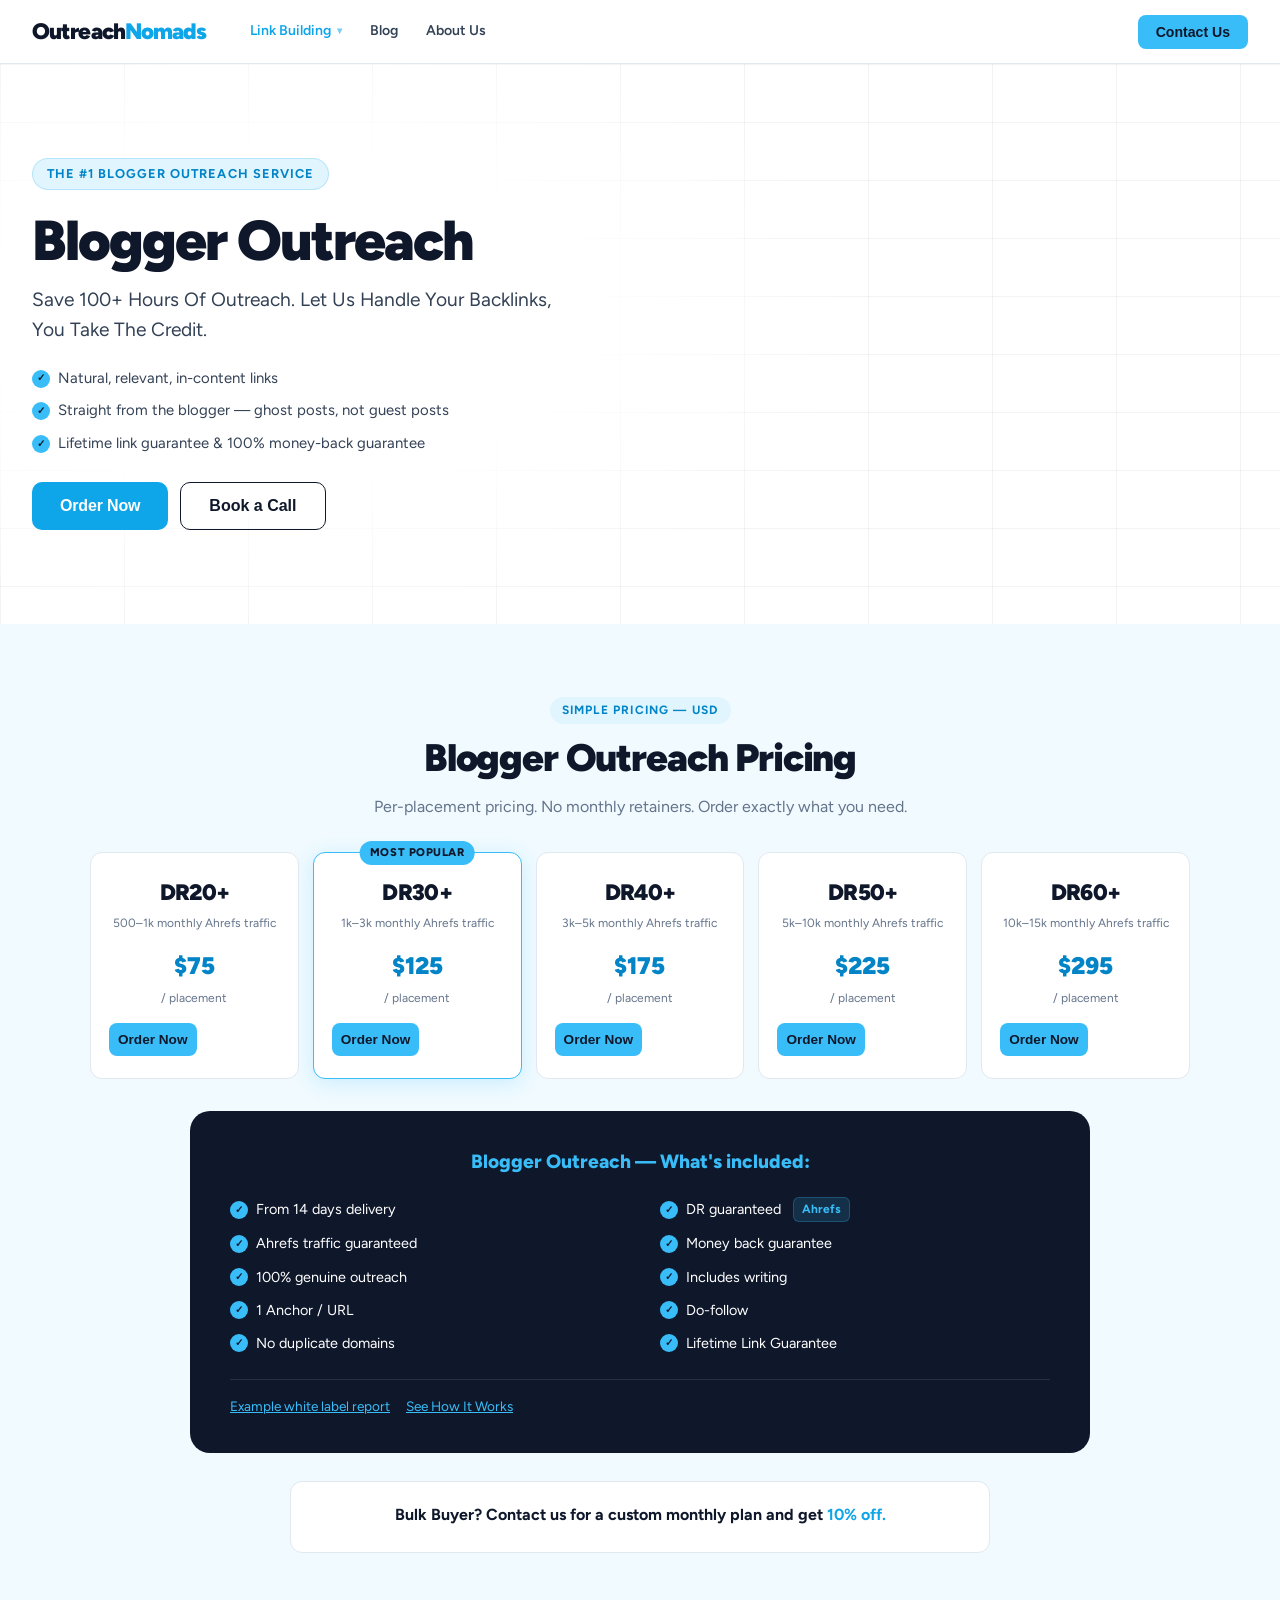
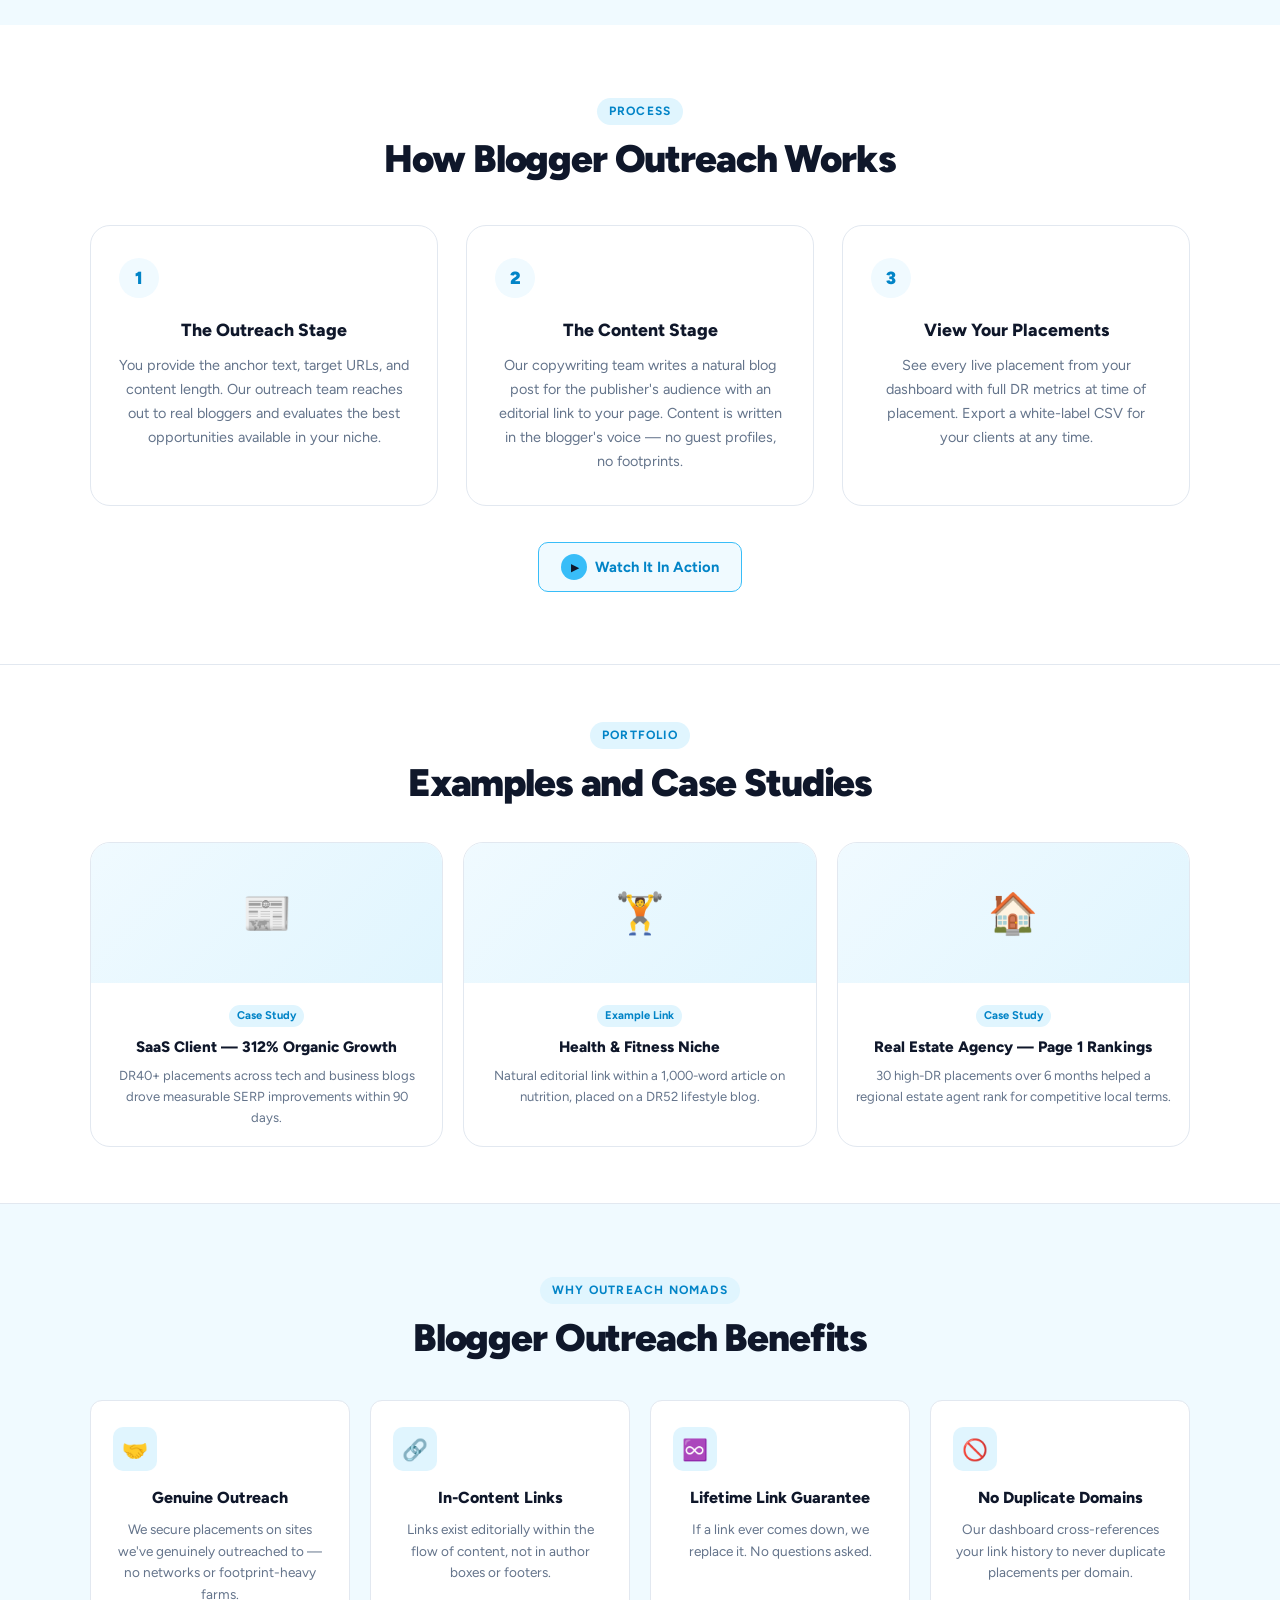
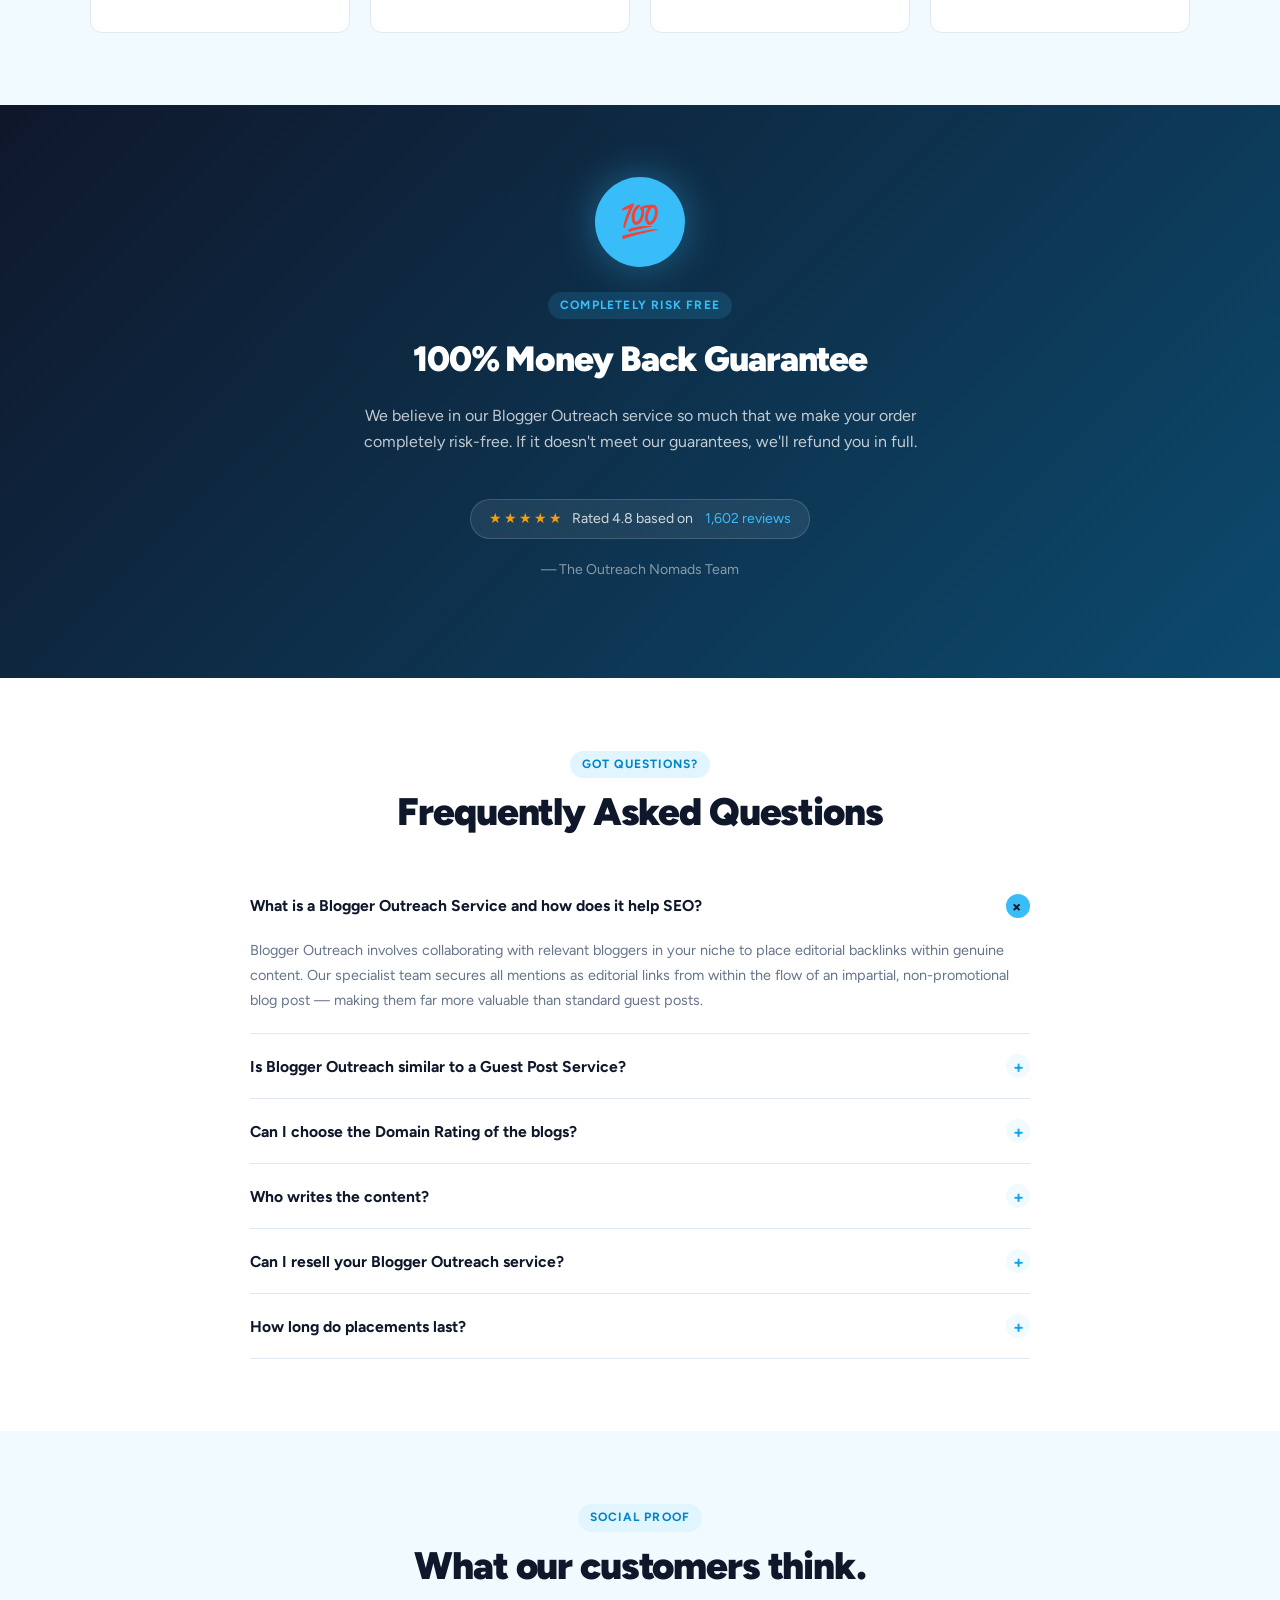
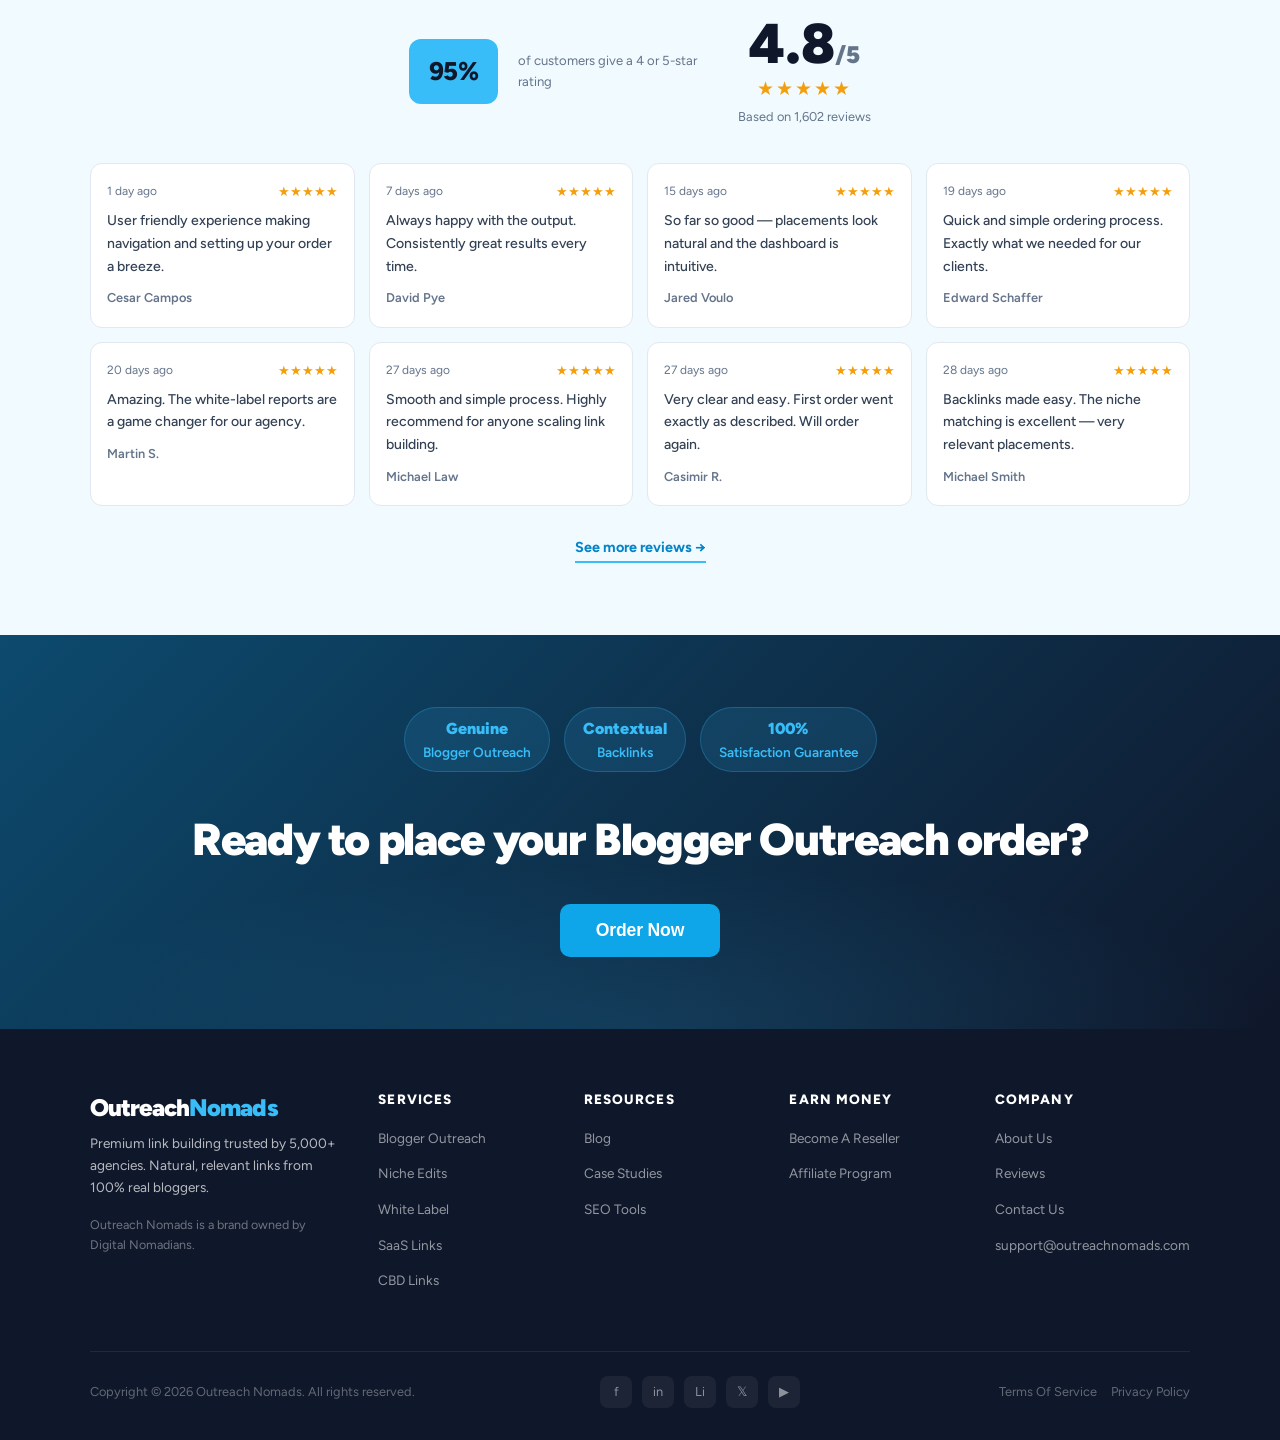
<file: blogger-outreach.html>
<!DOCTYPE html>
<html lang="en">
<head>
<meta charset="UTF-8"/>
<meta name="viewport" content="width=device-width, initial-scale=1.0"/>
<title>Best Blogger Outreach Agency in 2026 | Outreach Nomads</title>
<link rel="canonical" href="https://outreachnomads.com/blogger-outreach" />
<link rel="preconnect" href="https://fonts.googleapis.com"/>
<link href="https://fonts.googleapis.com/css2?family=Figtree:ital,wght@0,300;0,400;0,500;0,600;0,700;0,800;0,900;1,400&display=swap" rel="stylesheet"/>
<style>
  :root {
    --brand: #38bdf8;
    --brand-dark: #0ea5e9;
    --brand-deeper: #0284c7;
    --brand-light: #e0f5fe;
    --brand-xlight: #f0faff;
    --dark: #0f172a;
    --mid: #334155;
    --soft: #64748b;
    --border: #e2e8f0;
    --white: #ffffff;
    --green-check: #22c55e;
    --star: #f59e0b;
    --radius: 12px;
    --radius-lg: 20px;
  }
  *, *::before, *::after { box-sizing: border-box; margin: 0; padding: 0; }
  html { scroll-behavior: smooth; }
  body { font-family: 'Figtree', sans-serif; color: var(--dark); background: #fff; line-height: 1.6; font-size: 16px; }
  a { text-decoration: none; color: inherit; }

  /* NAV */
  nav {
    position: sticky; top: 0; z-index: 100;
    background: var(--white); border-bottom: 1px solid var(--border);
    padding: 0 32px; display: flex; align-items: center; gap: 32px; height: 64px;
  }
  .nav-logo { font-size: 1.4rem; font-weight: 900; color: var(--dark); letter-spacing: -0.04em; white-space: nowrap; }
  .nav-logo span { color: var(--brand-dark); }
  .nav-links { display: flex; align-items: center; gap: 4px; list-style: none; flex: 1; }
  .nav-links > li > a {
    padding: 8px 12px; border-radius: 8px; font-weight: 600; font-size: 0.88rem;
    color: var(--mid); transition: background 0.15s, color 0.15s; display: flex; align-items: center; gap: 4px;
  }
  .nav-links > li > a:hover { background: var(--brand-xlight); color: var(--brand-dark); }
  .nav-links > li > a.active { color: var(--brand-dark); }
  .nav-links > li.has-dropdown { position: relative; }
  .nav-links > li.has-dropdown > a { cursor: pointer; }
  .nav-links .chevron { font-size: 0.65rem; opacity: 0.55; transition: transform 0.15s; margin-left: 2px; }
  .nav-links > li.has-dropdown:hover .chevron, .nav-links > li.has-dropdown:focus-within .chevron { transform: rotate(180deg); }
  .nav-links > li.has-dropdown.active > a { color: var(--brand-dark); }
  .nav-dropdown { position: absolute; top: 100%; left: 0; margin-top: 6px; background: #fff; border: 1px solid var(--border); border-radius: 12px; box-shadow: 0 16px 40px rgba(15,23,42,0.14); padding: 8px; min-width: 210px; opacity: 0; visibility: hidden; transform: translateY(6px); transition: opacity 0.15s, transform 0.15s, visibility 0.15s; z-index: 200; }
  .nav-links > li.has-dropdown:hover .nav-dropdown, .nav-links > li.has-dropdown:focus-within .nav-dropdown { opacity: 1; visibility: visible; transform: translateY(0); }
  .nav-dropdown a { display: block; padding: 9px 12px; border-radius: 8px; font-weight: 600; font-size: 0.87rem; color: var(--mid); transition: background 0.15s, color 0.15s; }
  .nav-dropdown a:hover { background: var(--brand-xlight); color: var(--brand-dark); }
  .nav-dropdown a.active { color: var(--brand-dark); background: var(--brand-xlight); }
  .nav-actions { display: flex; align-items: center; gap: 10px; margin-left: auto; }
  .btn-contact {
    background: var(--brand); color: var(--dark); font-weight: 700;
    padding: 9px 18px; border-radius: 8px; font-size: 0.88rem;
    border: none; cursor: pointer; transition: background 0.15s;
  }
  .btn-contact:hover { background: var(--brand-dark); color: #fff; }

  /* HERO */
  .hero {
    background: linear-gradient(135deg, var(--dark) 0%, #1e3a5f 50%, #0c4a6e 100%);
    color: #fff; padding: 80px 32px 60px; text-align: center; position: relative; overflow: hidden;
  }
  .hero::before {
    content: ''; position: absolute; inset: 0;
    background: radial-gradient(ellipse 80% 60% at 50% 0%, rgba(56,189,248,0.18) 0%, transparent 70%);
    pointer-events: none;
  }
  .hero-label {
    display: inline-block; background: rgba(56,189,248,0.15); border: 1px solid rgba(56,189,248,0.35);
    color: var(--brand); font-weight: 700; font-size: 0.8rem; letter-spacing: 0.08em; text-transform: uppercase;
    padding: 5px 14px; border-radius: 999px; margin-bottom: 20px;
  }
  .hero h1 { font-size: clamp(2rem, 5vw, 3.2rem); font-weight: 900; line-height: 1.1; letter-spacing: -0.03em; max-width: 760px; margin: 0 auto 10px; }
  .hero h2 { font-size: clamp(1rem, 2.5vw, 1.3rem); font-weight: 400; color: rgba(255,255,255,0.75); max-width: 640px; margin: 0 auto 32px; line-height: 1.5; }
  .hero-bullets { display: flex; flex-wrap: wrap; justify-content: center; gap: 10px 24px; margin-bottom: 32px; list-style: none; }
  .hero-bullets li { display: flex; align-items: center; gap: 7px; font-size: 0.92rem; color: rgba(255,255,255,0.88); }
  .hero-bullets li::before {
    content: '✓'; width: 18px; height: 18px; background: var(--brand);
    color: var(--dark); border-radius: 50%; display: flex; align-items: center; justify-content: center;
    font-size: 0.65rem; font-weight: 900; flex-shrink: 0;
  }
  .hero-rating { font-size: 0.88rem; color: rgba(255,255,255,0.6); margin-bottom: 28px; }
  .hero-rating span { color: var(--star); }
  .hero-ctas { display: flex; justify-content: center; gap: 12px; flex-wrap: wrap; }
  .btn-primary {
    background: var(--brand); color: var(--dark); font-weight: 800;
    padding: 14px 28px; border-radius: 10px; font-size: 1rem;
    transition: transform 0.15s, background 0.15s; letter-spacing: -0.01em; border: none; cursor: pointer;
  }
  .btn-primary:hover { background: var(--brand-dark); color: #fff; transform: translateY(-1px); }
  .btn-ghost {
    background: transparent; color: #fff; font-weight: 700;
    padding: 14px 28px; border-radius: 10px; font-size: 1rem;
    border: 1.5px solid rgba(255,255,255,0.25); transition: border-color 0.15s, background 0.15s; cursor: pointer;
  }
  .btn-ghost:hover { border-color: var(--brand); background: rgba(56,189,248,0.08); }

  /* SECTION */
  .section { padding: 72px 32px; }
  .section-center { text-align: center; }
  .container { max-width: 1100px; margin: 0 auto; }
  .section-tag {
    display: inline-block; background: var(--brand-light); color: var(--brand-deeper);
    font-weight: 700; font-size: 0.75rem; letter-spacing: 0.1em; text-transform: uppercase;
    padding: 4px 12px; border-radius: 999px; margin-bottom: 12px;
  }
  .section-title { font-size: clamp(1.6rem, 3.5vw, 2.4rem); font-weight: 900; letter-spacing: -0.03em; line-height: 1.15; margin-bottom: 14px; }
  .section-sub { font-size: 1rem; color: var(--soft); max-width: 560px; margin: 0 auto; }

  /* PRICING */
  .pricing-section { background: var(--brand-xlight); }
  .pricing-grid { display: grid; grid-template-columns: repeat(auto-fit, minmax(160px, 1fr)); gap: 14px; margin-bottom: 32px; }
  .price-card {
    background: var(--white); border: 1.5px solid var(--border); border-radius: var(--radius);
    padding: 22px 18px; text-align: center; transition: border-color 0.15s, box-shadow 0.15s; position: relative; cursor: pointer;
  }
  .price-card:hover { border-color: var(--brand); box-shadow: 0 4px 20px rgba(56,189,248,0.15); }
  .price-card.popular { border-color: var(--brand); box-shadow: 0 4px 20px rgba(56,189,248,0.2); }
  .popular-badge {
    position: absolute; top: -12px; left: 50%; transform: translateX(-50%);
    background: var(--brand); color: var(--dark); font-size: 0.7rem; font-weight: 800;
    padding: 3px 10px; border-radius: 999px; white-space: nowrap; letter-spacing: 0.05em; text-transform: uppercase;
  }
  .price-tier { font-size: 1.4rem; font-weight: 900; color: var(--dark); letter-spacing: -0.03em; margin-bottom: 3px; }
  .price-traffic { font-size: 0.75rem; color: var(--soft); margin-bottom: 14px; }
  .price-amount { font-size: 1.5rem; font-weight: 900; color: var(--brand-deeper); margin-bottom: 4px; }
  .price-per { font-size: 0.75rem; color: var(--soft); margin-bottom: 14px; }
  .price-order {
    display: block; background: var(--brand); color: var(--dark); font-weight: 800;
    padding: 9px; border-radius: 8px; font-size: 0.85rem; transition: background 0.15s; cursor: pointer; border: none;
  }
  .price-order:hover { background: var(--brand-dark); color: #fff; }

  /* INCLUDED BOX */
  .included-box { background: var(--dark); color: #fff; border-radius: var(--radius-lg); padding: 36px 40px; max-width: 900px; margin: 0 auto; }
  .included-box h3 { font-size: 1.2rem; font-weight: 800; margin-bottom: 20px; color: var(--brand); }
  .included-grid { display: grid; grid-template-columns: 1fr 1fr; gap: 10px 40px; margin-bottom: 24px; }
  .included-item { display: flex; align-items: center; gap: 8px; font-size: 0.9rem; }
  .included-item::before {
    content: '✓'; width: 18px; height: 18px; background: var(--brand);
    color: var(--dark); border-radius: 50%; display: flex; align-items: center; justify-content: center;
    font-size: 0.65rem; font-weight: 900; flex-shrink: 0;
  }
  .ahrefs-badge { background: rgba(56,189,248,0.15); border: 1px solid rgba(56,189,248,0.25); border-radius: 6px; padding: 2px 8px; font-size: 0.75rem; font-weight: 700; color: var(--brand); margin-left: 4px; }
  .included-links { display: flex; gap: 16px; flex-wrap: wrap; padding-top: 16px; border-top: 1px solid rgba(255,255,255,0.1); font-size: 0.85rem; }
  .included-links a { color: var(--brand); text-decoration: underline; }
  .bulk-box { margin-top: 28px; text-align: center; padding: 20px; background: var(--white); border-radius: var(--radius); border: 1.5px solid var(--border); max-width: 700px; margin-left: auto; margin-right: auto; }
  .bulk-box p { font-size: 1rem; font-weight: 700; margin-bottom: 4px; }

  /* HOW IT WORKS */
  .how-section { background: #fff; }
  .steps-grid { display: grid; grid-template-columns: repeat(auto-fit, minmax(280px, 1fr)); gap: 28px; margin-top: 44px; }
  .step-card { border: 1.5px solid var(--border); border-radius: var(--radius-lg); padding: 32px 28px; }
  .step-num { width: 40px; height: 40px; background: var(--brand-xlight); color: var(--brand-deeper); border-radius: 50%; display: flex; align-items: center; justify-content: center; font-weight: 900; font-size: 1.1rem; margin-bottom: 18px; }
  .step-card h3 { font-size: 1.1rem; font-weight: 800; margin-bottom: 10px; }
  .step-card p { font-size: 0.9rem; color: var(--soft); line-height: 1.65; }
  .watch-btn {
    display: inline-flex; align-items: center; gap: 8px; background: var(--brand-xlight);
    border: 1.5px solid var(--brand); color: var(--brand-deeper); font-weight: 700;
    padding: 11px 22px; border-radius: 10px; font-size: 0.92rem; margin-top: 28px; transition: background 0.15s;
  }
  .watch-btn:hover { background: var(--brand-light); }
  .play-icon { width: 26px; height: 26px; background: var(--brand); border-radius: 50%; display: flex; align-items: center; justify-content: center; }
  .play-icon::after { content: '▶'; font-size: 0.6rem; color: var(--dark); margin-left: 2px; }

  /* EXAMPLES */
  .examples-section { background: #fff; border-top: 1px solid var(--border); border-bottom: 1px solid var(--border); padding: 56px 32px; }
  .example-cards { display: grid; grid-template-columns: repeat(auto-fill, minmax(280px, 1fr)); gap: 20px; margin-top: 36px; }
  .example-card { border: 1.5px solid var(--border); border-radius: var(--radius-lg); overflow: hidden; transition: box-shadow 0.15s, border-color 0.15s; }
  .example-card:hover { border-color: var(--brand); box-shadow: 0 4px 20px rgba(56,189,248,0.12); }
  .example-thumb { height: 140px; background: linear-gradient(135deg, var(--brand-xlight), var(--brand-light)); display: flex; align-items: center; justify-content: center; font-size: 2.5rem; }
  .example-card-body { padding: 18px; }
  .example-card-body h4 { font-size: 0.95rem; font-weight: 800; margin-bottom: 6px; }
  .example-card-body p { font-size: 0.82rem; color: var(--soft); }
  .case-tag { display: inline-block; background: var(--brand-light); color: var(--brand-deeper); font-size: 0.7rem; font-weight: 700; padding: 2px 8px; border-radius: 999px; margin-bottom: 8px; }

  /* BENEFITS */
  .benefits-section { background: var(--brand-xlight); }
  .benefits-grid { display: grid; grid-template-columns: repeat(auto-fit, minmax(220px, 1fr)); gap: 20px; margin-top: 40px; }
  .benefit-card { background: var(--white); border-radius: var(--radius); padding: 26px 22px; border: 1.5px solid var(--border); }
  .benefit-icon { width: 44px; height: 44px; background: var(--brand-light); border-radius: 10px; display: flex; align-items: center; justify-content: center; font-size: 1.3rem; margin-bottom: 14px; }
  .benefit-card h3 { font-size: 1rem; font-weight: 800; margin-bottom: 8px; }
  .benefit-card p { font-size: 0.85rem; color: var(--soft); line-height: 1.6; }

  /* GUARANTEE */
  .guarantee-section { background: linear-gradient(135deg, var(--dark) 0%, #0c4a6e 100%); color: #fff; text-align: center; }
  .guarantee-badge { width: 90px; height: 90px; background: var(--brand); border-radius: 50%; display: flex; align-items: center; justify-content: center; font-size: 2rem; margin: 0 auto 24px; box-shadow: 0 0 40px rgba(56,189,248,0.4); }
  .guarantee-section h2 { font-size: clamp(1.6rem, 3.5vw, 2.2rem); font-weight: 900; margin-bottom: 16px; letter-spacing: -0.03em; }
  .guarantee-section p { color: rgba(255,255,255,0.75); max-width: 560px; margin: 0 auto 24px; font-size: 1rem; }
  .rating-pill { display: inline-flex; align-items: center; gap: 8px; background: rgba(255,255,255,0.08); border: 1px solid rgba(255,255,255,0.15); border-radius: 999px; padding: 8px 18px; font-size: 0.88rem; color: rgba(255,255,255,0.8); margin-top: 20px; }
  .stars { color: var(--star); letter-spacing: 2px; }

  /* FAQ */
  .faq-section { background: var(--white); }
  .faq-list { max-width: 780px; margin: 40px auto 0; }
  .faq-item { border-bottom: 1px solid var(--border); }
  .faq-q { width: 100%; text-align: left; background: none; border: none; cursor: pointer; padding: 20px 0; display: flex; justify-content: space-between; align-items: center; font-size: 0.98rem; font-weight: 700; color: var(--dark); gap: 16px; font-family: 'Figtree', sans-serif; }
  .faq-q:hover { color: var(--brand-dark); }
  .faq-icon { width: 24px; height: 24px; background: var(--brand-xlight); color: var(--brand-dark); border-radius: 50%; display: flex; align-items: center; justify-content: center; font-size: 1.1rem; flex-shrink: 0; transition: transform 0.2s; }
  .faq-item.open .faq-icon { transform: rotate(45deg); background: var(--brand); color: var(--dark); }
  .faq-a { font-size: 0.9rem; color: var(--soft); line-height: 1.75; max-height: 0; overflow: hidden; transition: max-height 0.3s ease, padding 0.3s; }
  .faq-item.open .faq-a { max-height: 500px; padding-bottom: 20px; }

  /* REVIEWS */
  .reviews-section { background: var(--brand-xlight); }
  .reviews-header { display: flex; align-items: center; justify-content: center; gap: 20px; flex-wrap: wrap; margin-bottom: 36px; }
  .overall-score { text-align: center; }
  .score-num { font-size: 3.5rem; font-weight: 900; color: var(--dark); line-height: 1; }
  .score-label { font-size: 0.8rem; color: var(--soft); }
  .percent-badge { background: var(--brand); color: var(--dark); font-weight: 800; font-size: 1.6rem; padding: 12px 20px; border-radius: var(--radius); letter-spacing: -0.02em; }
  .percent-label { font-size: 0.82rem; color: var(--soft); max-width: 200px; }
  .reviews-grid { display: grid; grid-template-columns: repeat(auto-fill, minmax(240px, 1fr)); gap: 14px; margin-bottom: 28px; }
  .review-card { background: var(--white); border-radius: var(--radius); padding: 18px 16px; border: 1px solid var(--border); }
  .review-meta { display: flex; justify-content: space-between; margin-bottom: 8px; }
  .review-time { font-size: 0.75rem; color: var(--soft); }
  .review-stars { color: var(--star); font-size: 0.8rem; }
  .review-text { font-size: 0.88rem; color: var(--mid); margin-bottom: 10px; font-weight: 500; }
  .review-author { font-size: 0.8rem; color: var(--soft); font-weight: 600; }
  .see-more-btn { display: inline-flex; align-items: center; gap: 6px; color: var(--brand-deeper); font-weight: 700; font-size: 0.9rem; border-bottom: 2px solid var(--brand); padding-bottom: 2px; }

  /* CTA */
  .cta-section { background: linear-gradient(135deg, #0c4a6e 0%, var(--dark) 100%); color: #fff; text-align: center; position: relative; overflow: hidden; }
  .cta-section::before { content: ''; position: absolute; inset: 0; background: radial-gradient(ellipse 70% 60% at 50% 100%, rgba(56,189,248,0.12) 0%, transparent 70%); }
  .cta-pills { display: flex; justify-content: center; gap: 14px; flex-wrap: wrap; margin-bottom: 32px; }
  .cta-pill { background: rgba(56,189,248,0.12); border: 1px solid rgba(56,189,248,0.25); border-radius: 999px; padding: 8px 18px; font-size: 0.85rem; font-weight: 600; color: var(--brand); }
  .cta-pill span { font-size: 1rem; font-weight: 900; display: block; }
  .cta-section h2 { font-size: clamp(1.8rem, 4vw, 2.8rem); font-weight: 900; margin-bottom: 28px; letter-spacing: -0.03em; }

  /* FOOTER */
  footer { background: var(--dark); color: rgba(255,255,255,0.7); padding: 60px 32px 32px; }
  .footer-top { display: grid; grid-template-columns: 1.5fr repeat(4, 1fr); gap: 40px; margin-bottom: 48px; }
  .footer-brand h3 { font-size: 1.5rem; font-weight: 900; color: #fff; margin-bottom: 6px; letter-spacing: -0.04em; }
  .footer-brand h3 span { color: var(--brand); }
  .footer-brand p { font-size: 0.85rem; line-height: 1.6; margin-bottom: 16px; }
  .footer-owner { font-size: 0.78rem !important; color: rgba(255,255,255,0.4) !important; margin-bottom: 0 !important; }
  .footer-col h4 { font-size: 0.85rem; font-weight: 800; color: #fff; margin-bottom: 14px; text-transform: uppercase; letter-spacing: 0.08em; }
  .footer-col ul { list-style: none; }
  .footer-col ul li { margin-bottom: 10px; }
  .footer-col ul li a { font-size: 0.85rem; color: rgba(255,255,255,0.55); transition: color 0.15s; }
  .footer-col ul li a:hover { color: var(--brand); }
  .footer-bottom { border-top: 1px solid rgba(255,255,255,0.08); padding-top: 24px; display: flex; justify-content: space-between; align-items: center; font-size: 0.8rem; color: rgba(255,255,255,0.35); gap: 14px; flex-wrap: wrap; }
  .footer-social { display: flex; gap: 10px; }
  .footer-social a { width: 32px; height: 32px; border-radius: 8px; background: rgba(255,255,255,0.06); display: flex; align-items: center; justify-content: center; font-size: 0.8rem; color: rgba(255,255,255,0.5); transition: background 0.15s, color 0.15s; }
  .footer-social a:hover { background: var(--brand); color: var(--dark); }
  .footer-legal a { color: rgba(255,255,255,0.35); margin-left: 14px; }
  .footer-legal a:hover { color: var(--brand); }

  /* CONTACT MODAL */
  .contact-modal { position: fixed; inset: 0; z-index: 2000; display: none; align-items: center; justify-content: center; padding: 1rem; }
  .contact-modal.open { display: flex; }
  .modal-overlay { position: absolute; inset: 0; background: rgba(15,23,42,0.75); backdrop-filter: blur(4px); }
  .modal-box{position:relative;z-index:1;background:var(--white);border-radius:var(--radius-lg);padding:0;width:100%;max-width:880px;display:grid;grid-template-columns:0.82fr 1fr;overflow:hidden;max-height:92vh}
  .modal-aside{background:linear-gradient(165deg,#fff 0%,var(--brand-xlight) 55%,var(--brand-light) 100%);padding:34px 28px;display:flex;flex-direction:column;justify-content:center;gap:14px;border-right:1px solid var(--border)}
  .modal-vid{width:100%;aspect-ratio:4/3;overflow:hidden;border-radius:14px}
  .modal-vid video{width:100%;height:100%;object-fit:cover;mix-blend-mode:multiply;display:block}
  .modal-aside-ttl{font-size:1.15rem;font-weight:900;letter-spacing:-.02em;color:var(--dark);line-height:1.25}
  .modal-aside-txt{font-size:.86rem;color:var(--mid);line-height:1.6}
  .modal-aside-mail{font-size:.84rem;font-weight:700;color:var(--brand-deeper);text-decoration:underline;word-break:break-all}
  .modal-main{padding:40px;overflow-y:auto}
  @media (max-width:760px){.modal-box{grid-template-columns:1fr;max-width:500px}.modal-aside{display:none}.modal-main{padding:36px 28px}}
  .modal-close { position: absolute; top: 16px; right: 20px; background: none; border: none; font-size: 1.4rem; cursor: pointer; color: var(--soft); transition: color 0.15s; }
  .modal-close:hover { color: var(--dark); }
  .modal-box h3 { font-size: 1.5rem; font-weight: 900; letter-spacing: -0.03em; margin-bottom: 6px; }
  .modal-box p { font-size: 0.9rem; color: var(--soft); margin-bottom: 24px; }
  .modal-form { display: flex; flex-direction: column; gap: 12px; }
  .modal-form input, .modal-form textarea, .modal-form select {
    width: 100%; border: 1.5px solid var(--border); border-radius: 10px;
    padding: 12px 14px; font-family: 'Figtree', sans-serif; font-size: 0.95rem;
    color: var(--dark); background: #fff; outline: none; transition: border-color 0.15s;
    -webkit-appearance: none; appearance: none;
  }
  .modal-form input:focus, .modal-form textarea:focus, .modal-form select:focus { border-color: var(--brand); }
  .modal-form input::placeholder, .modal-form textarea::placeholder { color: var(--soft); }
  .modal-form textarea { height: 110px; resize: none; }
  .modal-form button[type="submit"] {
    background: var(--brand); color: var(--dark); border: none; padding: 14px; border-radius: 10px;
    font-family: 'Figtree', sans-serif; font-size: 1rem; font-weight: 800; cursor: pointer;
    transition: background 0.15s, transform 0.15s;
  }
  .modal-form button[type="submit"]:hover { background: var(--brand-dark); color: #fff; transform: translateY(-1px); }
  .modal-success { text-align: center; padding: 24px 0; font-size: 1.1rem; font-weight: 700; color: var(--brand-deeper); }
  .modal-error{text-align:center;font-size:.88rem;color:#dc2626;margin-top:4px;line-height:1.5}
  .modal-error a{color:var(--brand-deeper);font-weight:700;text-decoration:underline}

  @media (max-width: 768px) {
    nav { padding: 0 16px; gap: 12px; }
    .nav-links { display: none; }
    .hero, .section { padding-left: 16px; padding-right: 16px; }
    .footer-top { grid-template-columns: 1fr 1fr; }
    .included-grid { grid-template-columns: 1fr; }
    .pricing-grid { grid-template-columns: repeat(2, 1fr); }
  }
  /* HOMEPAGE HERO THEME */
  .hero{background:#fff;color:var(--dark);padding:0 32px;text-align:left;position:relative;overflow:hidden}
  .hero::before{content:'';position:absolute;inset:0;background-image:linear-gradient(rgba(15,23,42,.05) 1px,transparent 1px),linear-gradient(90deg,rgba(15,23,42,.05) 1px,transparent 1px);background-size:100% 58px,124px 100%;pointer-events:none;opacity:1}
  .hero::after{content:'';position:absolute;inset:0;background:radial-gradient(ellipse 60% 75% at 22% 45%,#fff 38%,rgba(255,255,255,0) 78%);pointer-events:none}
  .hero-in{position:relative;z-index:1;max-width:1280px;margin:0 auto;display:grid;grid-template-columns:1.05fr 1fr;align-items:center;gap:24px;min-height:560px}
  .hero-copy{padding:52px 0}
  .hero-label{display:inline-block;background:var(--brand-light);border:1px solid rgba(14,165,233,.2);color:var(--brand-deeper);font-weight:700;font-size:.8rem;letter-spacing:.08em;text-transform:uppercase;padding:5px 14px;border-radius:999px;margin-bottom:20px}
  .hero h1{color:var(--dark);font-size:clamp(2.2rem,4.4vw,3.6rem);font-weight:900;line-height:1.08;letter-spacing:-.035em;max-width:none;margin:0 0 14px}
  .hero h1 .hl,.hero .hl{color:var(--brand-dark)}
  .hero h2,.hero-in>.hero-copy>p{font-size:clamp(1rem,1.5vw,1.2rem);font-weight:400;color:var(--mid);max-width:540px;margin:0 0 22px;line-height:1.55}
  .hero-bullets{display:flex;flex-direction:column;align-items:flex-start;gap:9px;margin:0 0 26px;list-style:none}
  .hero-bullets li{display:flex;align-items:center;gap:8px;font-size:.93rem;color:var(--mid)}
  .hero-bullets li::before{content:'✓';width:18px;height:18px;background:var(--brand);color:var(--dark);border-radius:50%;display:flex;align-items:center;justify-content:center;font-size:.65rem;font-weight:900;flex-shrink:0}
  .hero-rating{color:var(--soft);margin-bottom:24px}
  .hero-ctas{display:flex;justify-content:flex-start;gap:12px;flex-wrap:wrap}
  .btn-primary{background:var(--brand-dark);color:#fff}
  .btn-primary:hover{background:var(--brand-deeper);color:#fff}
  .btn-ghost{color:var(--dark);border-color:var(--dark)}
  .btn-ghost:hover{border-color:var(--brand-dark);background:var(--brand-xlight)}
  .hero-media{position:relative;align-self:stretch;display:flex;align-items:center;justify-content:center;min-height:480px}
  .hero-vid{width:100%;max-width:540px;aspect-ratio:5/4;overflow:hidden;display:block}
  .hero-vid video{width:100%;height:100%;object-fit:cover;object-position:center center;transform:scale(1.04);mix-blend-mode:multiply;display:block}
  @media (max-width:900px){
    .hero{padding-left:16px;padding-right:16px}
    .hero-in{grid-template-columns:1fr;min-height:0;gap:0}
    .hero-copy{padding:44px 0 4px;text-align:center}
    .hero h2,.hero-in>.hero-copy>p{margin-left:auto;margin-right:auto}
    .hero-bullets{align-items:center}
    .hero-ctas{justify-content:center}
    .hero-media{min-height:0;margin-bottom:28px;order:-1}
    .hero-vid{max-width:360px}
  }
</style>
</head>
<body>

<nav>
  <a href="/" class="nav-logo">Outreach<span>Nomads</span></a>
  <ul class="nav-links">
    <li class="has-dropdown active">
      <a href="#">Link Building <span class="chevron">▾</span></a>
      <div class="nav-dropdown">
        <a href="/blogger-outreach" class="active">Blogger Outreach</a>
        <a href="/niche-edits">Niche Edits</a>
        <a href="/white-label-link-building">White Label</a>
        <a href="/saas-link-building">SaaS Links</a>
        <a href="/cbd-link-building">CBD Links</a>
      </div>
    </li>
    <li><a href="/blog">Blog</a></li>
    <li><a href="/about">About Us</a></li>
  </ul>
  <div class="nav-actions">
    <button class="btn-contact" onclick="openContact()">Contact Us</button>
  </div>
</nav>

<section class="hero">
  <div class="hero-in">
    <div class="hero-copy">
      <div class="hero-label">The #1 Blogger Outreach Service</div>
      <h1>Blogger Outreach</h1>
      <h2>Save 100+ Hours Of Outreach. Let Us Handle Your Backlinks, You Take The Credit.</h2>
      <ul class="hero-bullets">
        <li>Natural, relevant, in-content links</li>
        <li>Straight from the blogger — ghost posts, not guest posts</li>
        <li>Lifetime link guarantee &amp; 100% money-back guarantee</li>
      </ul>
      <div class="hero-ctas">
        <button class="btn-primary" onclick="openContact()">Order Now</button>
        <button class="btn-ghost" onclick="openContact()">Book a Call</button>
      </div>
    </div>
    <div class="hero-media">
      <div class="hero-vid"><video src="Man_reading_and_flipping_pages_202608261623.mp4" autoplay muted loop playsinline preload="auto" disablepictureinpicture aria-label="Baow the panda reading a book"></video></div>
    </div>
  </div>
</section>

<section class="section pricing-section">
  <div class="container section-center">
    <div class="section-tag">Simple Pricing — USD</div>
    <h2 class="section-title">Blogger Outreach Pricing</h2>
    <p class="section-sub" style="margin-bottom:32px;">Per-placement pricing. No monthly retainers. Order exactly what you need.</p>
    <div class="pricing-grid">
      <div class="price-card">
        <div class="price-tier">DR20+</div>
        <div class="price-traffic">500–1k monthly Ahrefs traffic</div>
        <div class="price-amount">$75</div>
        <div class="price-per">/ placement</div>
        <button class="price-order" onclick="openContact()">Order Now</button>
      </div>
      <div class="price-card popular">
        <div class="popular-badge">Most Popular</div>
        <div class="price-tier">DR30+</div>
        <div class="price-traffic">1k–3k monthly Ahrefs traffic</div>
        <div class="price-amount">$125</div>
        <div class="price-per">/ placement</div>
        <button class="price-order" onclick="openContact()">Order Now</button>
      </div>
      <div class="price-card">
        <div class="price-tier">DR40+</div>
        <div class="price-traffic">3k–5k monthly Ahrefs traffic</div>
        <div class="price-amount">$175</div>
        <div class="price-per">/ placement</div>
        <button class="price-order" onclick="openContact()">Order Now</button>
      </div>
      <div class="price-card">
        <div class="price-tier">DR50+</div>
        <div class="price-traffic">5k–10k monthly Ahrefs traffic</div>
        <div class="price-amount">$225</div>
        <div class="price-per">/ placement</div>
        <button class="price-order" onclick="openContact()">Order Now</button>
      </div>
      <div class="price-card">
        <div class="price-tier">DR60+</div>
        <div class="price-traffic">10k–15k monthly Ahrefs traffic</div>
        <div class="price-amount">$295</div>
        <div class="price-per">/ placement</div>
        <button class="price-order" onclick="openContact()">Order Now</button>
      </div>
    </div>
    <div class="included-box">
      <h3>Blogger Outreach — What's included:</h3>
      <div class="included-grid">
        <div class="included-item">From 14 days delivery</div>
        <div class="included-item">DR guaranteed <span class="ahrefs-badge">Ahrefs</span></div>
        <div class="included-item">Ahrefs traffic guaranteed</div>
        <div class="included-item">Money back guarantee</div>
        <div class="included-item">100% genuine outreach</div>
        <div class="included-item">Includes writing</div>
        <div class="included-item">1 Anchor / URL</div>
        <div class="included-item">Do-follow</div>
        <div class="included-item">No duplicate domains</div>
        <div class="included-item">Lifetime Link Guarantee</div>
      </div>
      <div class="included-links">
        <a href="#">Example white label report</a>
        <a href="#">See How It Works</a>
      </div>
    </div>
    <div class="bulk-box">
      <p>Bulk Buyer? Contact us for a custom monthly plan and get <span style="color:var(--brand-dark)">10% off.</span></p>
    </div>
  </div>
</section>

<section class="section how-section">
  <div class="container section-center">
    <div class="section-tag">Process</div>
    <h2 class="section-title">How Blogger Outreach Works</h2>
    <div class="steps-grid">
      <div class="step-card">
        <div class="step-num">1</div>
        <h3>The Outreach Stage</h3>
        <p>You provide the anchor text, target URLs, and content length. Our outreach team reaches out to real bloggers and evaluates the best opportunities available in your niche.</p>
      </div>
      <div class="step-card">
        <div class="step-num">2</div>
        <h3>The Content Stage</h3>
        <p>Our copywriting team writes a natural blog post for the publisher's audience with an editorial link to your page. Content is written in the blogger's voice — no guest profiles, no footprints.</p>
      </div>
      <div class="step-card">
        <div class="step-num">3</div>
        <h3>View Your Placements</h3>
        <p>See every live placement from your dashboard with full DR metrics at time of placement. Export a white-label CSV for your clients at any time.</p>
      </div>
    </div>
    <a href="#" class="watch-btn" style="margin-top:36px;"><span class="play-icon"></span>Watch It In Action</a>
  </div>
</section>

<section class="examples-section">
  <div class="container section-center">
    <div class="section-tag">Portfolio</div>
    <h2 class="section-title">Examples and Case Studies</h2>
    <div class="example-cards">
      <div class="example-card">
        <div class="example-thumb">📰</div>
        <div class="example-card-body">
          <span class="case-tag">Case Study</span>
          <h4>SaaS Client — 312% Organic Growth</h4>
          <p>DR40+ placements across tech and business blogs drove measurable SERP improvements within 90 days.</p>
        </div>
      </div>
      <div class="example-card">
        <div class="example-thumb">🏋️</div>
        <div class="example-card-body">
          <span class="case-tag">Example Link</span>
          <h4>Health &amp; Fitness Niche</h4>
          <p>Natural editorial link within a 1,000-word article on nutrition, placed on a DR52 lifestyle blog.</p>
        </div>
      </div>
      <div class="example-card">
        <div class="example-thumb">🏠</div>
        <div class="example-card-body">
          <span class="case-tag">Case Study</span>
          <h4>Real Estate Agency — Page 1 Rankings</h4>
          <p>30 high-DR placements over 6 months helped a regional estate agent rank for competitive local terms.</p>
        </div>
      </div>
    </div>
  </div>
</section>

<section class="section benefits-section">
  <div class="container section-center">
    <div class="section-tag">Why Outreach Nomads</div>
    <h2 class="section-title">Blogger Outreach Benefits</h2>
    <div class="benefits-grid">
      <div class="benefit-card"><div class="benefit-icon">🤝</div><h3>Genuine Outreach</h3><p>We secure placements on sites we've genuinely outreached to — no networks or footprint-heavy farms.</p></div>
      <div class="benefit-card"><div class="benefit-icon">🔗</div><h3>In-Content Links</h3><p>Links exist editorially within the flow of content, not in author boxes or footers.</p></div>
      <div class="benefit-card"><div class="benefit-icon">♾️</div><h3>Lifetime Link Guarantee</h3><p>If a link ever comes down, we replace it. No questions asked.</p></div>
      <div class="benefit-card"><div class="benefit-icon">🚫</div><h3>No Duplicate Domains</h3><p>Our dashboard cross-references your link history to never duplicate placements per domain.</p></div>
    </div>
  </div>
</section>

<section class="section guarantee-section">
  <div class="container">
    <div class="guarantee-badge">💯</div>
    <div class="section-tag" style="background:rgba(56,189,248,0.15); color:var(--brand);">Completely risk free</div>
    <h2>100% Money Back Guarantee</h2>
    <p>We believe in our Blogger Outreach service so much that we make your order completely risk-free. If it doesn't meet our guarantees, we'll refund you in full.</p>
    <div class="rating-pill"><span class="stars">★★★★★</span> Rated 4.8 based on <a href="#" style="color:var(--brand); margin-left:4px;">1,602 reviews</a></div>
    <p style="font-size:0.88rem; color:rgba(255,255,255,0.5); margin-top:20px;">— The Outreach Nomads Team</p>
  </div>
</section>

<section class="section faq-section">
  <div class="container">
    <div class="section-center">
      <div class="section-tag">Got Questions?</div>
      <h2 class="section-title">Frequently Asked Questions</h2>
    </div>
    <div class="faq-list">
      <div class="faq-item open">
        <button class="faq-q" onclick="toggleFAQ(this)">What is a Blogger Outreach Service and how does it help SEO?<span class="faq-icon">+</span></button>
        <div class="faq-a">Blogger Outreach involves collaborating with relevant bloggers in your niche to place editorial backlinks within genuine content. Our specialist team secures all mentions as editorial links from within the flow of an impartial, non-promotional blog post — making them far more valuable than standard guest posts.</div>
      </div>
      <div class="faq-item">
        <button class="faq-q" onclick="toggleFAQ(this)">Is Blogger Outreach similar to a Guest Post Service?<span class="faq-icon">+</span></button>
        <div class="faq-a">Unlike guest posts where links often appear in an author bio, our blogger outreach integrates editorial links directly within the content itself. The blog is written in collaboration with the blog owner and appears on their site under their name — not a guest byline. This is seen as significantly more authoritative by search engines.</div>
      </div>
      <div class="faq-item">
        <button class="faq-q" onclick="toggleFAQ(this)">Can I choose the Domain Rating of the blogs?<span class="faq-icon">+</span></button>
        <div class="faq-a">Absolutely. You choose the DR tier required for each placement from our pricing tiers. We use Ahrefs' Domain Rating (DR) and guarantee the minimum DR at the time of placement.</div>
      </div>
      <div class="faq-item">
        <button class="faq-q" onclick="toggleFAQ(this)">Who writes the content?<span class="faq-icon">+</span></button>
        <div class="faq-a">Our in-house writers create original, magazine-quality content designed to educate the publisher's audience while naturally incorporating your link. The content appears to come from the blog owner — no guest profiles, no footprints.</div>
      </div>
      <div class="faq-item">
        <button class="faq-q" onclick="toggleFAQ(this)">Can I resell your Blogger Outreach service?<span class="faq-icon">+</span></button>
        <div class="faq-a">Yes — our service is specifically designed for white-label reselling. We provide an unbranded CSV report so your clients will never know Outreach Nomads was involved.</div>
      </div>
      <div class="faq-item">
        <button class="faq-q" onclick="toggleFAQ(this)">How long do placements last?<span class="faq-icon">+</span></button>
        <div class="faq-a">Placements are permanent, and we offer a lifetime guarantee on every link we place. If a link is ever removed, we'll replace it at no extra cost.</div>
      </div>
    </div>
  </div>
</section>

<section class="section reviews-section">
  <div class="container">
    <div class="section-center" style="margin-bottom:28px;">
      <div class="section-tag">Social Proof</div>
      <h2 class="section-title">What our customers think.</h2>
    </div>
    <div class="reviews-header">
      <div class="percent-badge">95%</div>
      <div class="percent-label">of customers give a 4 or 5-star rating</div>
      <div class="overall-score">
        <div class="score-num">4.8<span style="font-size:1.5rem; color:var(--soft)">/5</span></div>
        <div class="stars" style="font-size:1.2rem; margin: 2px 0; color:var(--star)">★★★★★</div>
        <div class="score-label">Based on 1,602 reviews</div>
      </div>
    </div>
    <div class="reviews-grid">
      <div class="review-card"><div class="review-meta"><span class="review-time">1 day ago</span><span class="review-stars">★★★★★</span></div><div class="review-text">User friendly experience making navigation and setting up your order a breeze.</div><div class="review-author">Cesar Campos</div></div>
      <div class="review-card"><div class="review-meta"><span class="review-time">7 days ago</span><span class="review-stars">★★★★★</span></div><div class="review-text">Always happy with the output. Consistently great results every time.</div><div class="review-author">David Pye</div></div>
      <div class="review-card"><div class="review-meta"><span class="review-time">15 days ago</span><span class="review-stars">★★★★★</span></div><div class="review-text">So far so good — placements look natural and the dashboard is intuitive.</div><div class="review-author">Jared Voulo</div></div>
      <div class="review-card"><div class="review-meta"><span class="review-time">19 days ago</span><span class="review-stars">★★★★★</span></div><div class="review-text">Quick and simple ordering process. Exactly what we needed for our clients.</div><div class="review-author">Edward Schaffer</div></div>
      <div class="review-card"><div class="review-meta"><span class="review-time">20 days ago</span><span class="review-stars">★★★★★</span></div><div class="review-text">Amazing. The white-label reports are a game changer for our agency.</div><div class="review-author">Martin S.</div></div>
      <div class="review-card"><div class="review-meta"><span class="review-time">27 days ago</span><span class="review-stars">★★★★★</span></div><div class="review-text">Smooth and simple process. Highly recommend for anyone scaling link building.</div><div class="review-author">Michael Law</div></div>
      <div class="review-card"><div class="review-meta"><span class="review-time">27 days ago</span><span class="review-stars">★★★★★</span></div><div class="review-text">Very clear and easy. First order went exactly as described. Will order again.</div><div class="review-author">Casimir R.</div></div>
      <div class="review-card"><div class="review-meta"><span class="review-time">28 days ago</span><span class="review-stars">★★★★★</span></div><div class="review-text">Backlinks made easy. The niche matching is excellent — very relevant placements.</div><div class="review-author">Michael Smith</div></div>
    </div>
    <div style="text-align:center; margin-top:8px;"><a href="#" class="see-more-btn">See more reviews →</a></div>
  </div>
</section>

<section class="section cta-section">
  <div class="container" style="position:relative;z-index:1;">
    <div class="cta-pills">
      <div class="cta-pill"><span>Genuine</span>Blogger Outreach</div>
      <div class="cta-pill"><span>Contextual</span>Backlinks</div>
      <div class="cta-pill"><span>100%</span>Satisfaction Guarantee</div>
    </div>
    <h2>Ready to place your Blogger Outreach order?</h2>
    <button class="btn-primary" style="font-size:1.1rem; padding:16px 36px;" onclick="openContact()">Order Now</button>
  </div>
</section>

<footer>
  <div class="container">
    <div class="footer-top">
      <div class="footer-brand">
        <h3>Outreach<span>Nomads</span></h3>
        <p>Premium link building trusted by 5,000+ agencies. Natural, relevant links from 100% real bloggers.</p>
        <p class="footer-owner">Outreach Nomads is a brand owned by Digital Nomadians.</p>
      </div>
      <div class="footer-col"><h4>Services</h4><ul>
        <li><a href="/blogger-outreach">Blogger Outreach</a></li>
        <li><a href="/niche-edits">Niche Edits</a></li>
        <li><a href="/white-label-link-building">White Label</a></li>
        <li><a href="/saas-link-building">SaaS Links</a></li>
        <li><a href="/cbd-link-building">CBD Links</a></li>
      </ul></div>
      <div class="footer-col"><h4>Resources</h4><ul>
        <li><a href="/blog">Blog</a></li><li><a href="#">Case Studies</a></li><li><a href="#">SEO Tools</a></li>
      </ul></div>
      <div class="footer-col"><h4>Earn Money</h4><ul>
        <li><a href="#">Become A Reseller</a></li><li><a href="#">Affiliate Program</a></li>
      </ul></div>
      <div class="footer-col"><h4>Company</h4><ul>
        <li><a href="/about">About Us</a></li><li><a href="#">Reviews</a></li><li><a href="#" onclick="openContact();return false;">Contact Us</a></li><li><a href="mailto:support@outreachnomads.com">support@outreachnomads.com</a></li>
      </ul></div>
    </div>
    <div class="footer-bottom">
      <div>Copyright &copy; 2026 Outreach Nomads. All rights reserved.</div>
      <div class="footer-social">
        <a href="#" title="Facebook">f</a><a href="#" title="Instagram">in</a>
        <a href="#" title="LinkedIn">Li</a><a href="#" title="X">𝕏</a><a href="#" title="YouTube">▶</a>
      </div>
      <div class="footer-legal"><a href="#">Terms Of Service</a><a href="#">Privacy Policy</a></div>
    </div>
  </div>
</footer>

<div class="contact-modal" id="contactModal">
  <div class="modal-overlay" onclick="closeContact()"></div>
  <div class="modal-box">
    <button class="modal-close" onclick="closeContact()">&#x2715;</button>
    <aside class="modal-aside">
      <div class="modal-vid">
        <video id="contactVid" src="Panda_holding_red_telephone_202608261350.mp4" muted loop playsinline preload="none"></video>
      </div>
      <h4 class="modal-aside-ttl">Let's talk links.</h4>
      <p class="modal-aside-txt">Tell us where you want to rank and we'll come back with real publisher examples and a quote &mdash; usually the same day.</p>
      <a class="modal-aside-mail" href="mailto:support@outreachnomads.com">support@outreachnomads.com</a>
    </aside>
    <div class="modal-main">
      <h3>Get In Touch</h3>
      <p>Tell us about your project and we'll reply within 24 hours.</p>
      <form class="modal-form" onsubmit="submitContact(event)">
        <input type="text" name="_honey" style="display:none" tabindex="-1" autocomplete="off" aria-hidden="true" />
        <input type="text" name="name" placeholder="Your Name" required />
        <input type="email" name="email" placeholder="Work Email" required />
        <select name="service"><option value="" disabled selected>Service Interested In</option><option selected>Blogger Outreach</option><option>Niche Edits</option><option>White Label Link Building</option><option>SaaS Link Building</option><option>CBD Link Building</option></select>
        <textarea name="message" placeholder="Tell us about your niche, target pages, and monthly budget..." required></textarea>
        <button type="submit">Send Message →</button>
      </form>
    </div>
  </div>
</div>

<script>
function openContact(){document.getElementById('contactModal').classList.add('open');document.body.style.overflow='hidden';var v=document.getElementById('contactVid');if(v&&v.offsetParent!==null){var p=v.play();if(p&&p.catch)p.catch(function(){})}}
function closeContact(){document.getElementById('contactModal').classList.remove('open');document.body.style.overflow='';var v=document.getElementById('contactVid');if(v)v.pause()}
var CONTACT_EMAIL='support@outreachnomads.com';
function submitContact(e){
  e.preventDefault();
  var form=e.target,btn=form.querySelector('button[type="submit"]'),label=btn?btn.textContent:'';
  var prev=form.querySelector('.modal-error');if(prev)prev.remove();
  if(btn){btn.disabled=true;btn.textContent='Sending...';}
  var data=new FormData(form);
  data.append('_subject','New enquiry from outreachnomads.com');
  data.append('_template','table');
  data.append('_captcha','false');
  fetch('https://formsubmit.co/ajax/'+CONTACT_EMAIL,{method:'POST',headers:{Accept:'application/json'},body:data})
    .then(function(r){return r.json().catch(function(){return {};}).then(function(j){
      if(!r.ok||String(j.success)==='false')throw new Error(j.message||'failed');return j;});})
    .then(function(){form.innerHTML='<p class="modal-success">Thank you! We\'ll be in touch within 24 hours.</p>';})
    .catch(function(){
      if(btn){btn.disabled=false;btn.textContent=label;}
      var p=document.createElement('p');p.className='modal-error';
      p.innerHTML='Couldn\'t send that \u2014 please email us directly at <a href="mailto:'+CONTACT_EMAIL+'">'+CONTACT_EMAIL+'</a>.';
      form.appendChild(p);
    });
}
document.addEventListener('keydown',function(e){if(e.key==='Escape')closeContact()})
function toggleFAQ(btn){const item=btn.closest('.faq-item');const isOpen=item.classList.contains('open');document.querySelectorAll('.faq-item').forEach(i=>i.classList.remove('open'));if(!isOpen)item.classList.add('open')}
</script>
</body>
</html>
</file>
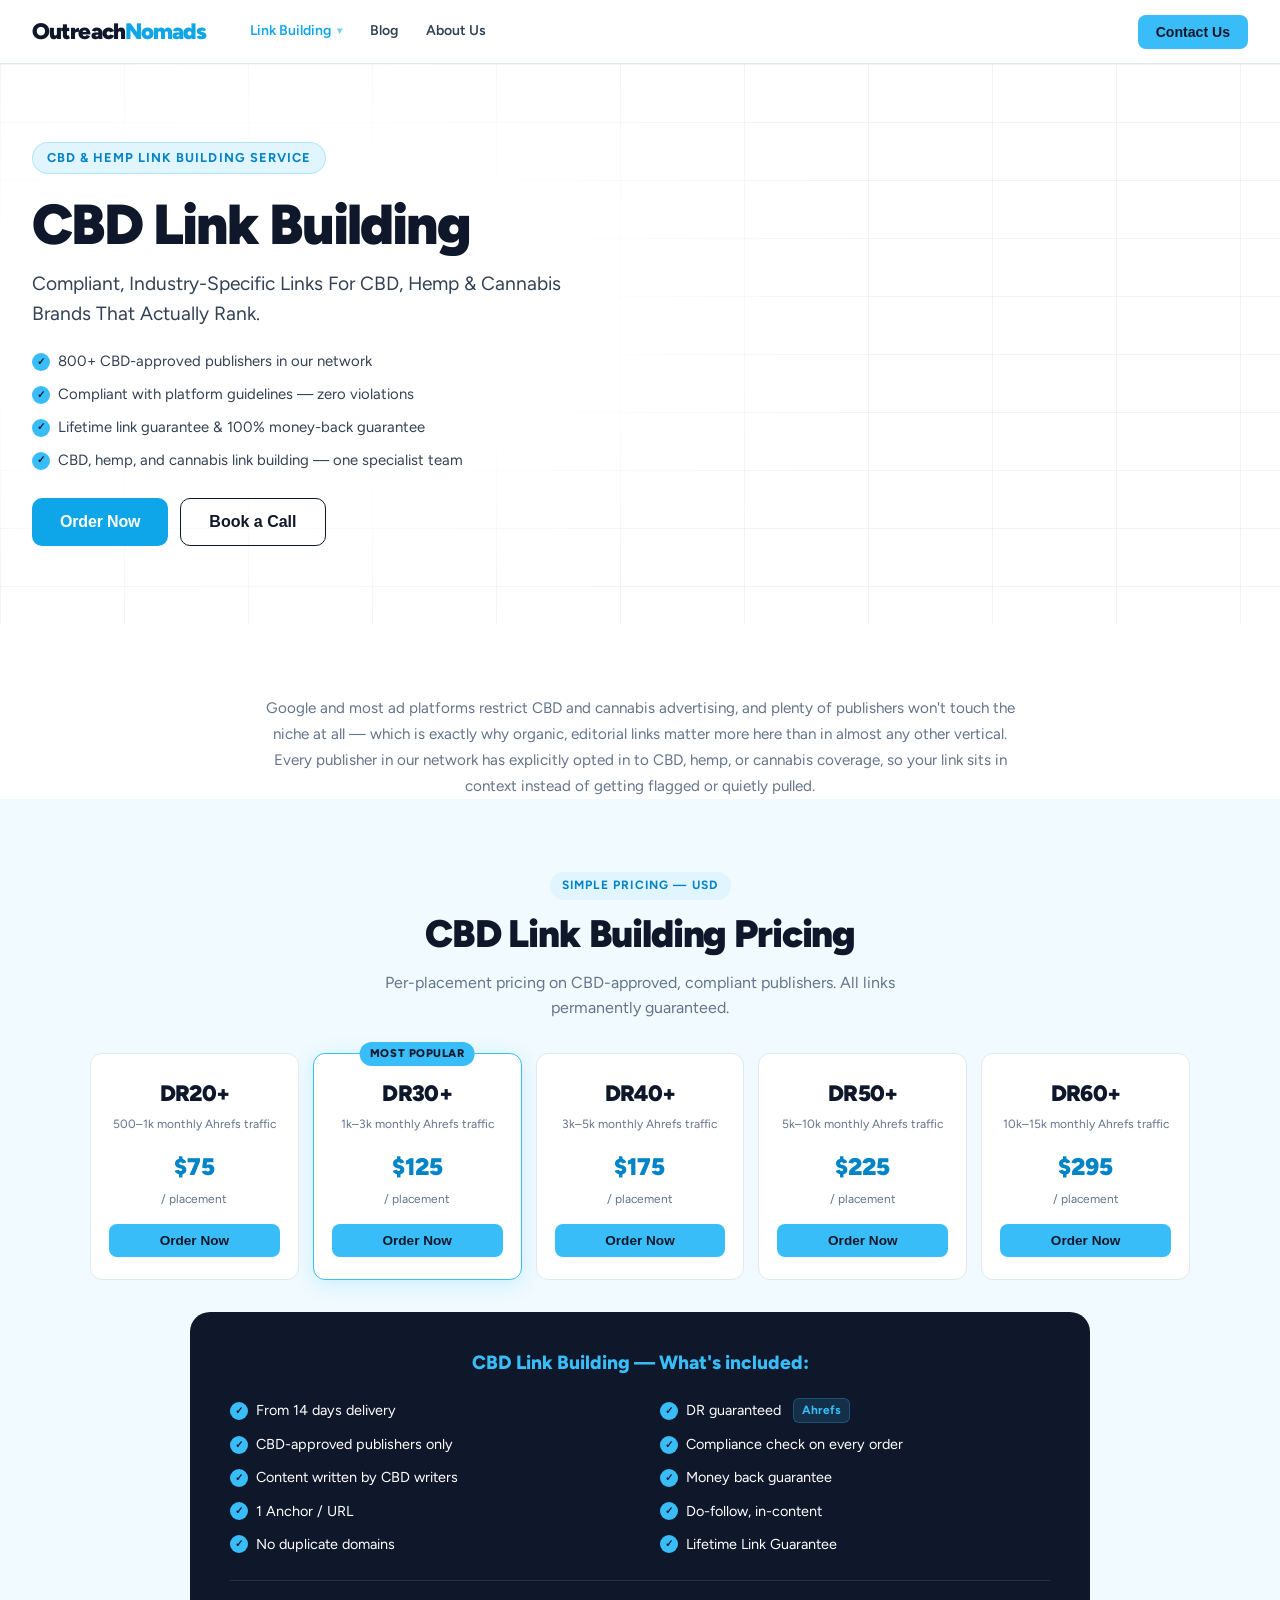
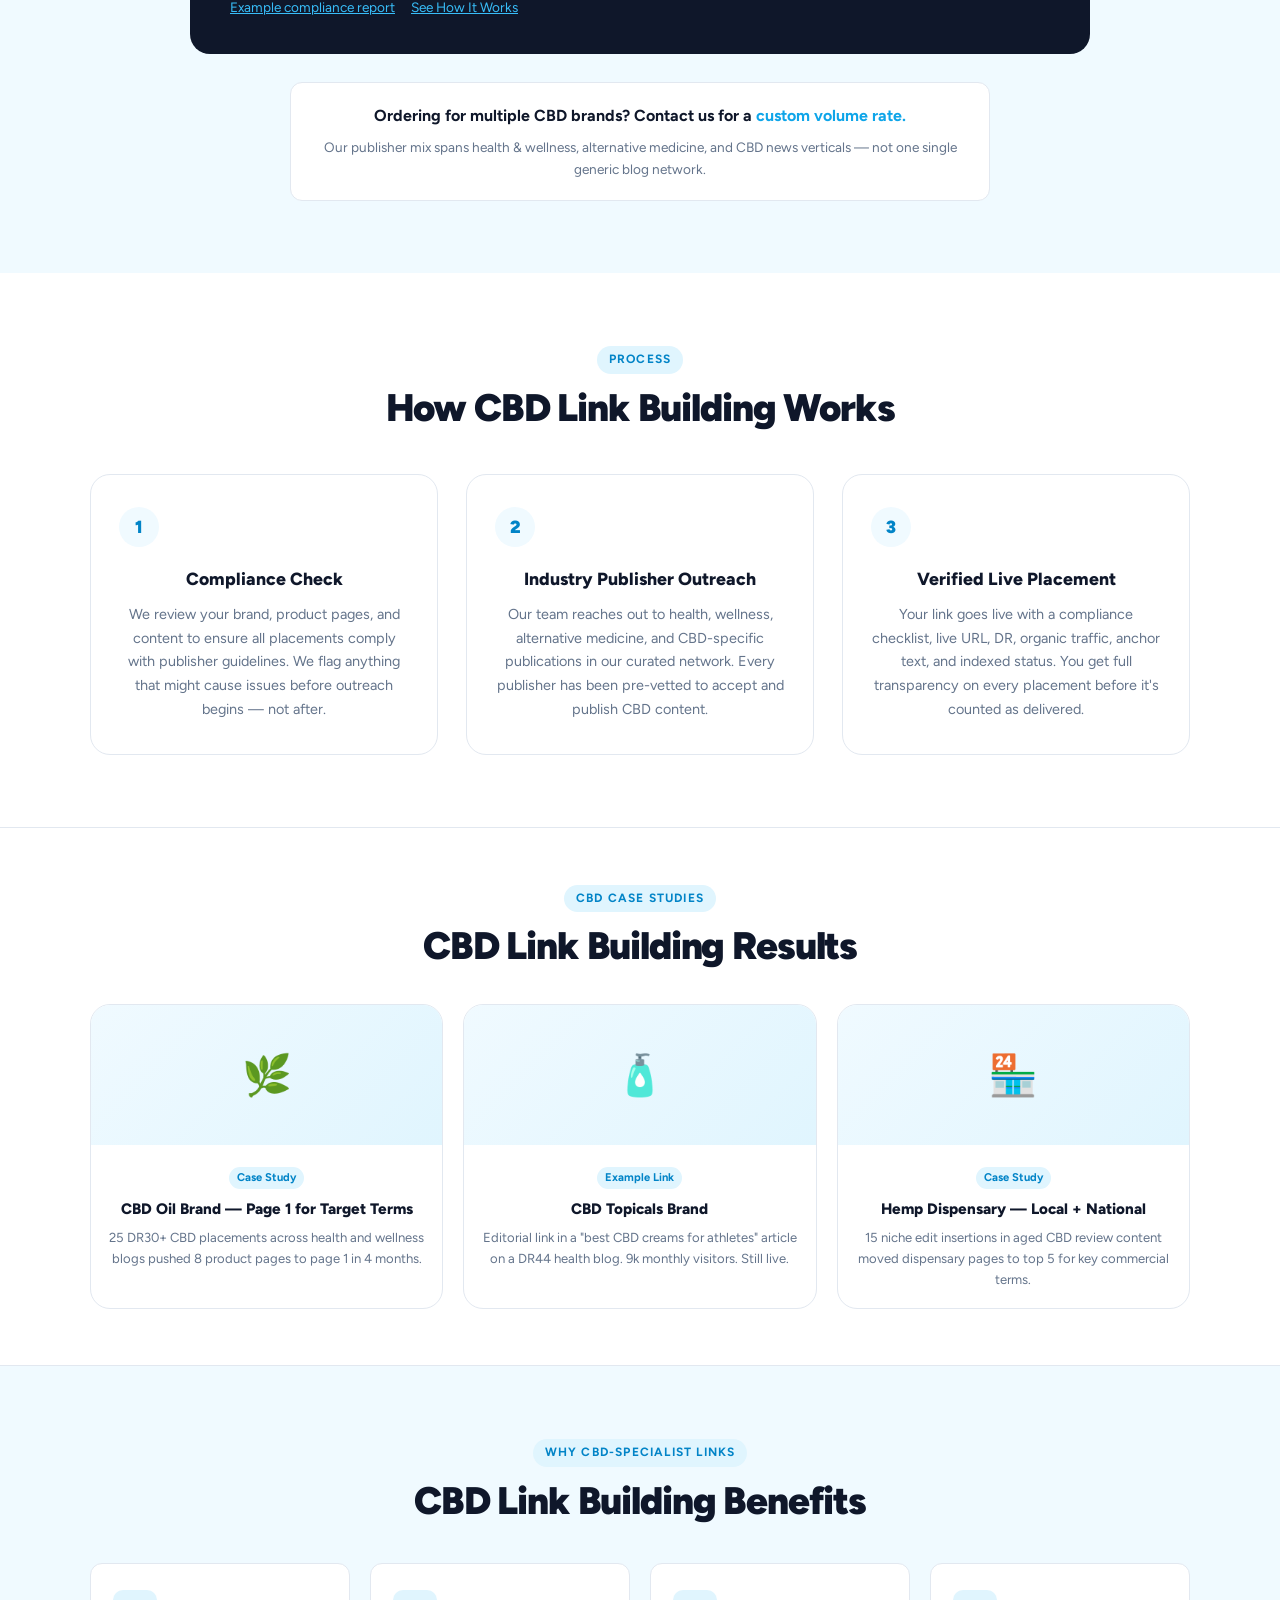
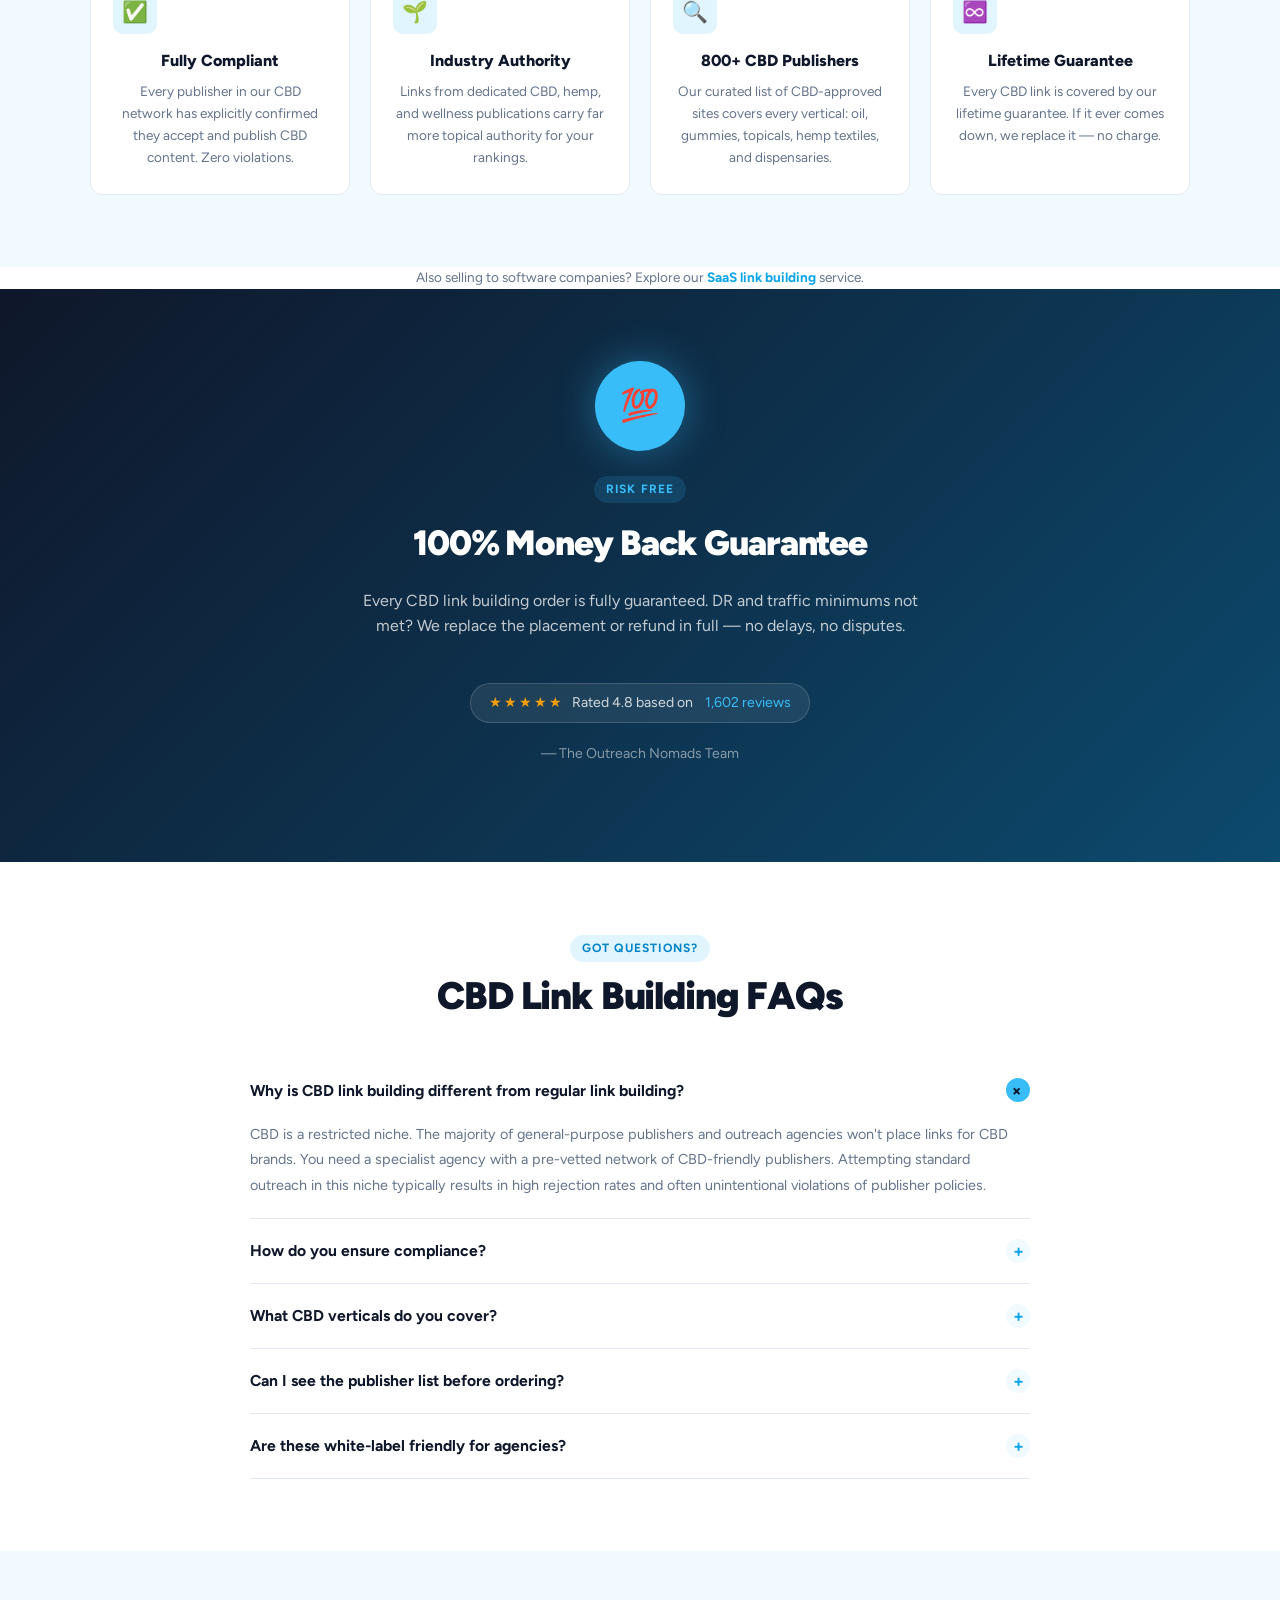
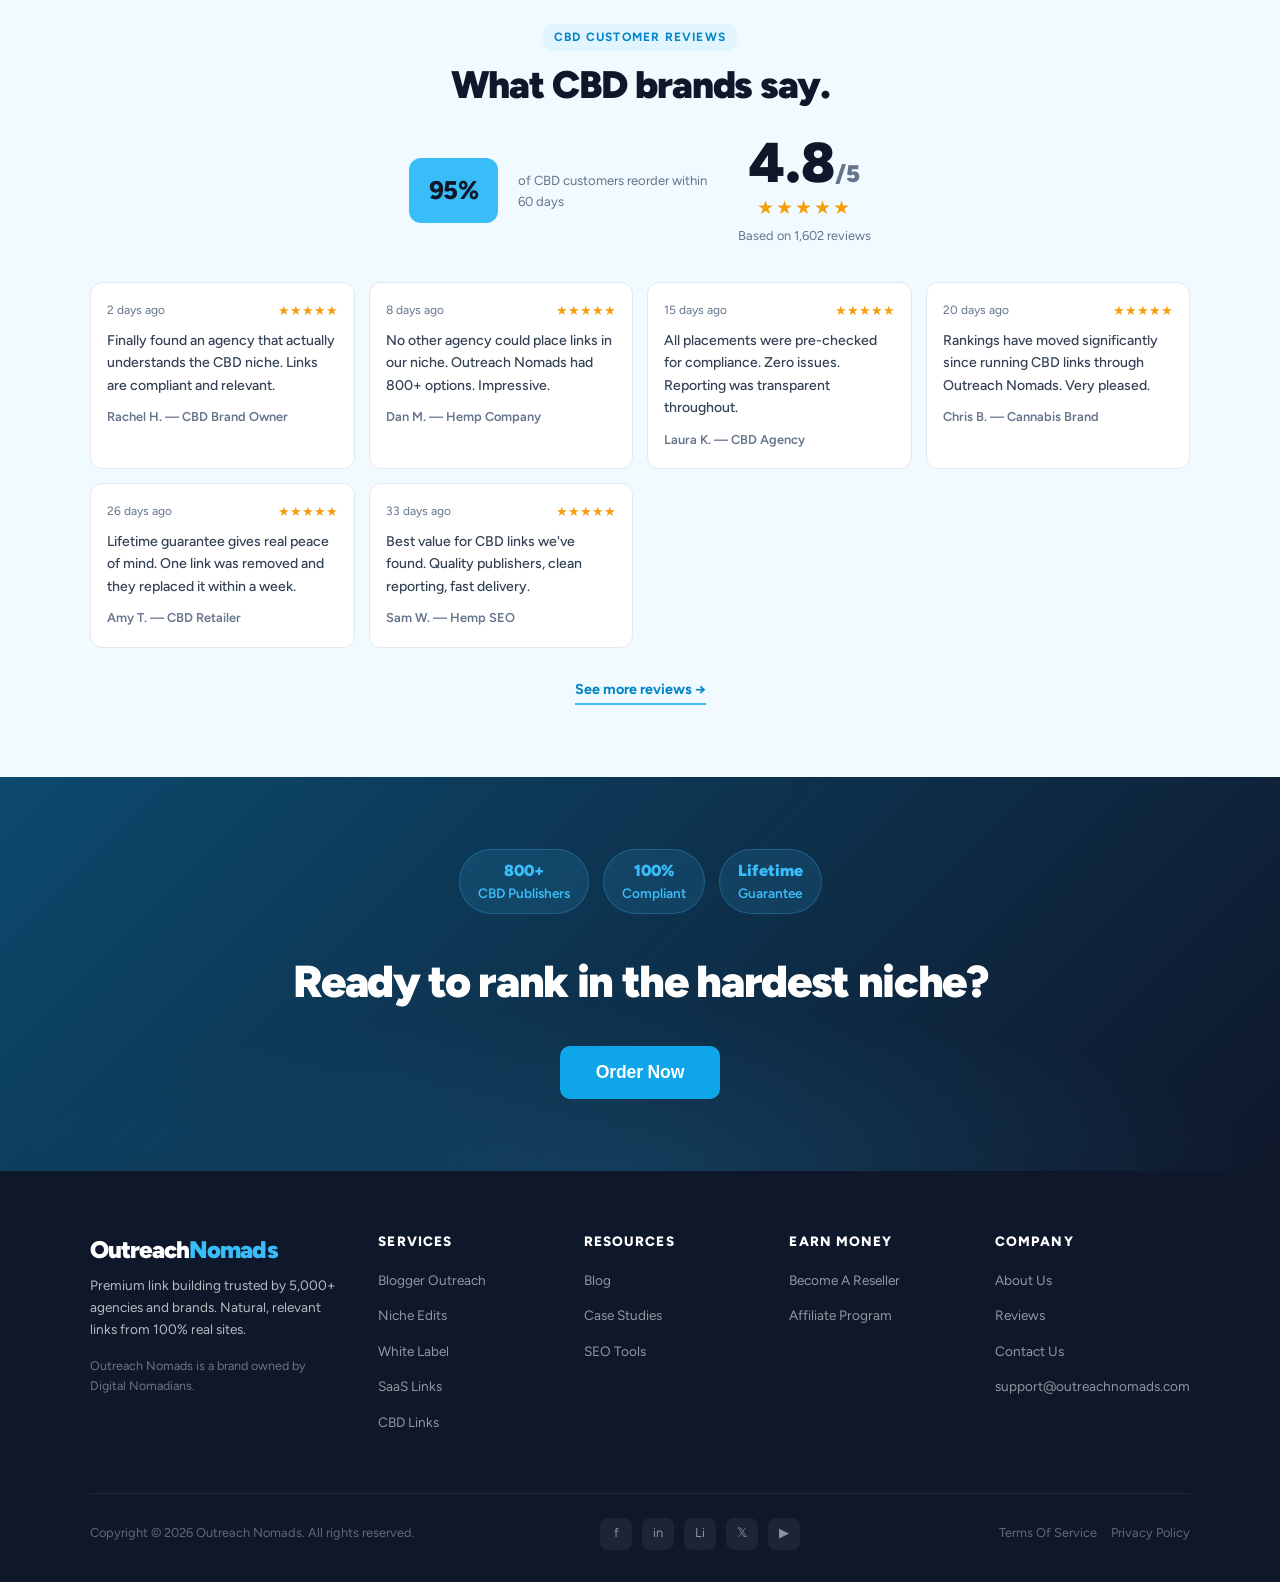
<file: cbd-link-building.html>
<!DOCTYPE html>
<html lang="en">
<head>
<meta charset="UTF-8"/>
<meta name="viewport" content="width=device-width, initial-scale=1.0"/>
<title>CBD & Cannabis Link Building Services | 800+ Compliant Publishers — Outreach Nomads</title>
<link rel="canonical" href="https://outreachnomads.com/cbd-link-building" />
<meta name="description" content="CBD, hemp, and cannabis link building from 800+ pre-vetted, compliant publishers. Under 1% compliance rejection rate. Lifetime link guarantee. Order now."/>
<link rel="preconnect" href="https://fonts.googleapis.com"/>
<link href="https://fonts.googleapis.com/css2?family=Figtree:ital,wght@0,300;0,400;0,500;0,600;0,700;0,800;0,900;1,400&display=swap" rel="stylesheet"/>
<style>
  :root{--brand:#38bdf8;--brand-dark:#0ea5e9;--brand-deeper:#0284c7;--brand-light:#e0f5fe;--brand-xlight:#f0faff;--dark:#0f172a;--mid:#334155;--soft:#64748b;--border:#e2e8f0;--white:#ffffff;--star:#f59e0b;--radius:12px;--radius-lg:20px;}
  *,*::before,*::after{box-sizing:border-box;margin:0;padding:0}html{scroll-behavior:smooth}
  body{font-family:'Figtree',sans-serif;color:var(--dark);background:#fff;line-height:1.6;font-size:16px}a{text-decoration:none;color:inherit}
  nav{position:sticky;top:0;z-index:100;background:var(--white);border-bottom:1px solid var(--border);padding:0 32px;display:flex;align-items:center;gap:32px;height:64px}
  .nav-logo{font-size:1.4rem;font-weight:900;color:var(--dark);letter-spacing:-0.04em;white-space:nowrap}.nav-logo span{color:var(--brand-dark)}
  .nav-links{display:flex;align-items:center;gap:4px;list-style:none;flex:1}
  .nav-links>li>a{padding:8px 12px;border-radius:8px;font-weight:600;font-size:0.88rem;color:var(--mid);transition:background 0.15s,color 0.15s;display:flex;align-items:center;gap:4px}
  .nav-links>li>a:hover{background:var(--brand-xlight);color:var(--brand-dark)}.nav-links>li>a.active{color:var(--brand-dark)}
  .nav-links>li.has-dropdown{position:relative}
  .nav-links>li.has-dropdown>a{cursor:pointer}
  .nav-links .chevron{font-size:.65rem;opacity:.55;transition:transform .15s;margin-left:2px}
  .nav-links>li.has-dropdown:hover .chevron,.nav-links>li.has-dropdown:focus-within .chevron{transform:rotate(180deg)}
  .nav-links>li.has-dropdown.active>a{color:var(--brand-dark)}
  .nav-dropdown{position:absolute;top:100%;left:0;margin-top:6px;background:#fff;border:1px solid var(--border);border-radius:12px;box-shadow:0 16px 40px rgba(15,23,42,.14);padding:8px;min-width:210px;opacity:0;visibility:hidden;transform:translateY(6px);transition:opacity .15s,transform .15s,visibility .15s;z-index:200}
  .nav-links>li.has-dropdown:hover .nav-dropdown,.nav-links>li.has-dropdown:focus-within .nav-dropdown{opacity:1;visibility:visible;transform:translateY(0)}
  .nav-dropdown a{display:block;padding:9px 12px;border-radius:8px;font-weight:600;font-size:.87rem;color:var(--mid);transition:background .15s,color .15s}
  .nav-dropdown a:hover{background:var(--brand-xlight);color:var(--brand-dark)}
  .nav-dropdown a.active{color:var(--brand-dark);background:var(--brand-xlight)}
  .nav-actions{display:flex;align-items:center;gap:10px;margin-left:auto}
  .btn-contact{background:var(--brand);color:var(--dark);font-weight:700;padding:9px 18px;border-radius:8px;font-size:0.88rem;border:none;cursor:pointer;transition:background 0.15s}.btn-contact:hover{background:var(--brand-dark);color:#fff}
  .hero{background:linear-gradient(135deg,var(--dark) 0%,#1e3a5f 50%,#0c4a6e 100%);color:#fff;padding:80px 32px 60px;text-align:center;position:relative;overflow:hidden}
  .hero::before{content:'';position:absolute;inset:0;background:radial-gradient(ellipse 80% 60% at 50% 0%,rgba(56,189,248,0.18) 0%,transparent 70%);pointer-events:none}
  .hero-label{display:inline-block;background:rgba(56,189,248,0.15);border:1px solid rgba(56,189,248,0.35);color:var(--brand);font-weight:700;font-size:0.8rem;letter-spacing:0.08em;text-transform:uppercase;padding:5px 14px;border-radius:999px;margin-bottom:20px}
  .hero h1{font-size:clamp(2rem,5vw,3.2rem);font-weight:900;line-height:1.1;letter-spacing:-0.03em;max-width:760px;margin:0 auto 10px}
  .hero h2{font-size:clamp(1rem,2.5vw,1.3rem);font-weight:400;color:rgba(255,255,255,0.75);max-width:640px;margin:0 auto 32px;line-height:1.5}
  .hero-bullets{display:flex;flex-wrap:wrap;justify-content:center;gap:10px 24px;margin-bottom:32px;list-style:none}
  .hero-bullets li{display:flex;align-items:center;gap:7px;font-size:0.92rem;color:rgba(255,255,255,0.88)}
  .hero-bullets li::before{content:'✓';width:18px;height:18px;background:var(--brand);color:var(--dark);border-radius:50%;display:flex;align-items:center;justify-content:center;font-size:0.65rem;font-weight:900;flex-shrink:0}
  .hero-rating{font-size:0.88rem;color:rgba(255,255,255,0.6);margin-bottom:28px}.hero-rating span{color:var(--star)}
  .hero-ctas{display:flex;justify-content:center;gap:12px;flex-wrap:wrap}
  .btn-primary{background:var(--brand);color:var(--dark);font-weight:800;padding:14px 28px;border-radius:10px;font-size:1rem;transition:transform 0.15s,background 0.15s;letter-spacing:-0.01em;border:none;cursor:pointer}.btn-primary:hover{background:var(--brand-dark);color:#fff;transform:translateY(-1px)}
  .btn-ghost{background:transparent;color:#fff;font-weight:700;padding:14px 28px;border-radius:10px;font-size:1rem;border:1.5px solid rgba(255,255,255,0.25);transition:border-color 0.15s,background 0.15s;cursor:pointer}.btn-ghost:hover{border-color:var(--brand);background:rgba(56,189,248,0.08)}
  .section{padding:72px 32px}.section-center{text-align:center}.container{max-width:1100px;margin:0 auto}
  .section-tag{display:inline-block;background:var(--brand-light);color:var(--brand-deeper);font-weight:700;font-size:0.75rem;letter-spacing:0.1em;text-transform:uppercase;padding:4px 12px;border-radius:999px;margin-bottom:12px}
  .section-title{font-size:clamp(1.6rem,3.5vw,2.4rem);font-weight:900;letter-spacing:-0.03em;line-height:1.15;margin-bottom:14px}
  .section-sub{font-size:1rem;color:var(--soft);max-width:560px;margin:0 auto}
  .pricing-section{background:var(--brand-xlight)}
  .pricing-grid{display:grid;grid-template-columns:repeat(auto-fit,minmax(160px,1fr));gap:14px;margin-bottom:32px}
  .price-card{background:var(--white);border:1.5px solid var(--border);border-radius:var(--radius);padding:22px 18px;text-align:center;transition:border-color 0.15s,box-shadow 0.15s;position:relative;cursor:pointer}
  .price-card:hover{border-color:var(--brand);box-shadow:0 4px 20px rgba(56,189,248,0.15)}.price-card.popular{border-color:var(--brand);box-shadow:0 4px 20px rgba(56,189,248,0.2)}
  .popular-badge{position:absolute;top:-12px;left:50%;transform:translateX(-50%);background:var(--brand);color:var(--dark);font-size:0.7rem;font-weight:800;padding:3px 10px;border-radius:999px;white-space:nowrap;letter-spacing:0.05em;text-transform:uppercase}
  .price-tier{font-size:1.4rem;font-weight:900;color:var(--dark);letter-spacing:-0.03em;margin-bottom:3px}.price-traffic{font-size:0.75rem;color:var(--soft);margin-bottom:14px}
  .price-amount{font-size:1.5rem;font-weight:900;color:var(--brand-deeper);margin-bottom:4px}.price-per{font-size:0.75rem;color:var(--soft);margin-bottom:14px}
  .price-order{display:block;background:var(--brand);color:var(--dark);font-weight:800;padding:9px;border-radius:8px;font-size:0.85rem;transition:background 0.15s;cursor:pointer;border:none;width:100%}.price-order:hover{background:var(--brand-dark);color:#fff}
  .included-box{background:var(--dark);color:#fff;border-radius:var(--radius-lg);padding:36px 40px;max-width:900px;margin:0 auto}
  .included-box h3{font-size:1.2rem;font-weight:800;margin-bottom:20px;color:var(--brand)}
  .included-grid{display:grid;grid-template-columns:1fr 1fr;gap:10px 40px;margin-bottom:24px}
  .included-item{display:flex;align-items:center;gap:8px;font-size:0.9rem}
  .included-item::before{content:'✓';width:18px;height:18px;background:var(--brand);color:var(--dark);border-radius:50%;display:flex;align-items:center;justify-content:center;font-size:0.65rem;font-weight:900;flex-shrink:0}
  .ahrefs-badge{background:rgba(56,189,248,0.15);border:1px solid rgba(56,189,248,0.25);border-radius:6px;padding:2px 8px;font-size:0.75rem;font-weight:700;color:var(--brand);margin-left:4px}
  .included-links{display:flex;gap:16px;flex-wrap:wrap;padding-top:16px;border-top:1px solid rgba(255,255,255,0.1);font-size:0.85rem}.included-links a{color:var(--brand);text-decoration:underline}
  .how-section{background:#fff}.steps-grid{display:grid;grid-template-columns:repeat(auto-fit,minmax(280px,1fr));gap:28px;margin-top:44px}
  .step-card{border:1.5px solid var(--border);border-radius:var(--radius-lg);padding:32px 28px}
  .step-num{width:40px;height:40px;background:var(--brand-xlight);color:var(--brand-deeper);border-radius:50%;display:flex;align-items:center;justify-content:center;font-weight:900;font-size:1.1rem;margin-bottom:18px}
  .step-card h3{font-size:1.1rem;font-weight:800;margin-bottom:10px}.step-card p{font-size:0.9rem;color:var(--soft);line-height:1.65}
  .examples-section{background:#fff;border-top:1px solid var(--border);border-bottom:1px solid var(--border);padding:56px 32px}
  .example-cards{display:grid;grid-template-columns:repeat(auto-fill,minmax(280px,1fr));gap:20px;margin-top:36px}
  .example-card{border:1.5px solid var(--border);border-radius:var(--radius-lg);overflow:hidden;transition:box-shadow 0.15s,border-color 0.15s}.example-card:hover{border-color:var(--brand);box-shadow:0 4px 20px rgba(56,189,248,0.12)}
  .example-thumb{height:140px;background:linear-gradient(135deg,var(--brand-xlight),var(--brand-light));display:flex;align-items:center;justify-content:center;font-size:2.5rem}
  .example-card-body{padding:18px}.example-card-body h4{font-size:0.95rem;font-weight:800;margin-bottom:6px}.example-card-body p{font-size:0.82rem;color:var(--soft)}
  .case-tag{display:inline-block;background:var(--brand-light);color:var(--brand-deeper);font-size:0.7rem;font-weight:700;padding:2px 8px;border-radius:999px;margin-bottom:8px}
  .benefits-section{background:var(--brand-xlight)}.benefits-grid{display:grid;grid-template-columns:repeat(auto-fit,minmax(220px,1fr));gap:20px;margin-top:40px}
  .benefit-card{background:var(--white);border-radius:var(--radius);padding:26px 22px;border:1.5px solid var(--border)}
  .benefit-icon{width:44px;height:44px;background:var(--brand-light);border-radius:10px;display:flex;align-items:center;justify-content:center;font-size:1.3rem;margin-bottom:14px}
  .benefit-card h3{font-size:1rem;font-weight:800;margin-bottom:8px}.benefit-card p{font-size:0.85rem;color:var(--soft);line-height:1.6}
  .guarantee-section{background:linear-gradient(135deg,var(--dark) 0%,#0c4a6e 100%);color:#fff;text-align:center}
  .guarantee-badge{width:90px;height:90px;background:var(--brand);border-radius:50%;display:flex;align-items:center;justify-content:center;font-size:2rem;margin:0 auto 24px;box-shadow:0 0 40px rgba(56,189,248,0.4)}
  .guarantee-section h2{font-size:clamp(1.6rem,3.5vw,2.2rem);font-weight:900;margin-bottom:16px;letter-spacing:-0.03em}
  .guarantee-section p{color:rgba(255,255,255,0.75);max-width:560px;margin:0 auto 24px;font-size:1rem}
  .rating-pill{display:inline-flex;align-items:center;gap:8px;background:rgba(255,255,255,0.08);border:1px solid rgba(255,255,255,0.15);border-radius:999px;padding:8px 18px;font-size:0.88rem;color:rgba(255,255,255,0.8);margin-top:20px}
  .stars{color:var(--star);letter-spacing:2px}
  .faq-section{background:var(--white)}.faq-list{max-width:780px;margin:40px auto 0}.faq-item{border-bottom:1px solid var(--border)}
  .faq-q{width:100%;text-align:left;background:none;border:none;cursor:pointer;padding:20px 0;display:flex;justify-content:space-between;align-items:center;font-size:0.98rem;font-weight:700;color:var(--dark);gap:16px;font-family:'Figtree',sans-serif}.faq-q:hover{color:var(--brand-dark)}
  .faq-icon{width:24px;height:24px;background:var(--brand-xlight);color:var(--brand-dark);border-radius:50%;display:flex;align-items:center;justify-content:center;font-size:1.1rem;flex-shrink:0;transition:transform 0.2s}
  .faq-item.open .faq-icon{transform:rotate(45deg);background:var(--brand);color:var(--dark)}
  .faq-a{font-size:0.9rem;color:var(--soft);line-height:1.75;max-height:0;overflow:hidden;transition:max-height 0.3s ease,padding 0.3s}.faq-item.open .faq-a{max-height:500px;padding-bottom:20px}
  .reviews-section{background:var(--brand-xlight)}.reviews-header{display:flex;align-items:center;justify-content:center;gap:20px;flex-wrap:wrap;margin-bottom:36px}
  .overall-score{text-align:center}.score-num{font-size:3.5rem;font-weight:900;color:var(--dark);line-height:1}.score-label{font-size:0.8rem;color:var(--soft)}
  .percent-badge{background:var(--brand);color:var(--dark);font-weight:800;font-size:1.6rem;padding:12px 20px;border-radius:var(--radius);letter-spacing:-0.02em}.percent-label{font-size:0.82rem;color:var(--soft);max-width:200px}
  .reviews-grid{display:grid;grid-template-columns:repeat(auto-fill,minmax(240px,1fr));gap:14px;margin-bottom:28px}
  .review-card{background:var(--white);border-radius:var(--radius);padding:18px 16px;border:1px solid var(--border)}
  .review-meta{display:flex;justify-content:space-between;margin-bottom:8px}.review-time{font-size:0.75rem;color:var(--soft)}.review-stars{color:var(--star);font-size:0.8rem}
  .review-text{font-size:0.88rem;color:var(--mid);margin-bottom:10px;font-weight:500}.review-author{font-size:0.8rem;color:var(--soft);font-weight:600}
  .see-more-btn{display:inline-flex;align-items:center;gap:6px;color:var(--brand-deeper);font-weight:700;font-size:0.9rem;border-bottom:2px solid var(--brand);padding-bottom:2px}
  .cta-section{background:linear-gradient(135deg,#0c4a6e 0%,var(--dark) 100%);color:#fff;text-align:center;position:relative;overflow:hidden}
  .cta-section::before{content:'';position:absolute;inset:0;background:radial-gradient(ellipse 70% 60% at 50% 100%,rgba(56,189,248,0.12) 0%,transparent 70%)}
  .cta-pills{display:flex;justify-content:center;gap:14px;flex-wrap:wrap;margin-bottom:32px}
  .cta-pill{background:rgba(56,189,248,0.12);border:1px solid rgba(56,189,248,0.25);border-radius:999px;padding:8px 18px;font-size:0.85rem;font-weight:600;color:var(--brand)}.cta-pill span{font-size:1rem;font-weight:900;display:block}
  .cta-section h2{font-size:clamp(1.8rem,4vw,2.8rem);font-weight:900;margin-bottom:28px;letter-spacing:-0.03em}
  footer{background:var(--dark);color:rgba(255,255,255,0.7);padding:60px 32px 32px}
  .footer-top{display:grid;grid-template-columns:1.5fr repeat(4,1fr);gap:40px;margin-bottom:48px}
  .footer-brand h3{font-size:1.5rem;font-weight:900;color:#fff;margin-bottom:6px;letter-spacing:-0.04em}.footer-brand h3 span{color:var(--brand)}.footer-brand p{font-size:0.85rem;line-height:1.6;margin-bottom:16px}
  .footer-owner{font-size:.78rem!important;color:rgba(255,255,255,.4)!important;margin-bottom:0!important}
  .footer-col h4{font-size:0.85rem;font-weight:800;color:#fff;margin-bottom:14px;text-transform:uppercase;letter-spacing:0.08em}.footer-col ul{list-style:none}.footer-col ul li{margin-bottom:10px}
  .footer-col ul li a{font-size:0.85rem;color:rgba(255,255,255,0.55);transition:color 0.15s}.footer-col ul li a:hover{color:var(--brand)}
  .footer-bottom{border-top:1px solid rgba(255,255,255,0.08);padding-top:24px;display:flex;justify-content:space-between;align-items:center;font-size:0.8rem;color:rgba(255,255,255,0.35);gap:14px;flex-wrap:wrap}
  .footer-social{display:flex;gap:10px}.footer-social a{width:32px;height:32px;border-radius:8px;background:rgba(255,255,255,0.06);display:flex;align-items:center;justify-content:center;font-size:0.8rem;color:rgba(255,255,255,0.5);transition:background 0.15s,color 0.15s}.footer-social a:hover{background:var(--brand);color:var(--dark)}
  .footer-legal a{color:rgba(255,255,255,0.35);margin-left:14px}.footer-legal a:hover{color:var(--brand)}
  .contact-modal{position:fixed;inset:0;z-index:2000;display:none;align-items:center;justify-content:center;padding:1rem}.contact-modal.open{display:flex}
  .modal-overlay{position:absolute;inset:0;background:rgba(15,23,42,0.75);backdrop-filter:blur(4px)}
  .modal-box{position:relative;z-index:1;background:var(--white);border-radius:var(--radius-lg);padding:0;width:100%;max-width:880px;display:grid;grid-template-columns:0.82fr 1fr;overflow:hidden;max-height:92vh}
  .modal-aside{background:linear-gradient(165deg,#fff 0%,var(--brand-xlight) 55%,var(--brand-light) 100%);padding:34px 28px;display:flex;flex-direction:column;justify-content:center;gap:14px;border-right:1px solid var(--border)}
  .modal-vid{width:100%;aspect-ratio:4/3;overflow:hidden;border-radius:14px}
  .modal-vid video{width:100%;height:100%;object-fit:cover;mix-blend-mode:multiply;display:block}
  .modal-aside-ttl{font-size:1.15rem;font-weight:900;letter-spacing:-.02em;color:var(--dark);line-height:1.25}
  .modal-aside-txt{font-size:.86rem;color:var(--mid);line-height:1.6}
  .modal-aside-mail{font-size:.84rem;font-weight:700;color:var(--brand-deeper);text-decoration:underline;word-break:break-all}
  .modal-main{padding:40px;overflow-y:auto}
  @media (max-width:760px){.modal-box{grid-template-columns:1fr;max-width:500px}.modal-aside{display:none}.modal-main{padding:36px 28px}}
  .modal-close{position:absolute;top:16px;right:20px;background:none;border:none;font-size:1.4rem;cursor:pointer;color:var(--soft);transition:color 0.15s}.modal-close:hover{color:var(--dark)}
  .modal-box h3{font-size:1.5rem;font-weight:900;letter-spacing:-0.03em;margin-bottom:6px}.modal-box p{font-size:0.9rem;color:var(--soft);margin-bottom:24px}
  .modal-form{display:flex;flex-direction:column;gap:12px}
  .modal-form input,.modal-form textarea,.modal-form select{width:100%;border:1.5px solid var(--border);border-radius:10px;padding:12px 14px;font-family:'Figtree',sans-serif;font-size:0.95rem;color:var(--dark);background:#fff;outline:none;transition:border-color 0.15s;-webkit-appearance:none;appearance:none}
  .modal-form input:focus,.modal-form textarea:focus,.modal-form select:focus{border-color:var(--brand)}
  .modal-form input::placeholder,.modal-form textarea::placeholder{color:var(--soft)}.modal-form textarea{height:110px;resize:none}
  .modal-form button[type="submit"]{background:var(--brand);color:var(--dark);border:none;padding:14px;border-radius:10px;font-family:'Figtree',sans-serif;font-size:1rem;font-weight:800;cursor:pointer;transition:background 0.15s,transform 0.15s}.modal-form button[type="submit"]:hover{background:var(--brand-dark);color:#fff;transform:translateY(-1px)}
  .modal-success{text-align:center;padding:24px 0;font-size:1.1rem;font-weight:700;color:var(--brand-deeper)}
  .modal-error{text-align:center;font-size:.88rem;color:#dc2626;margin-top:4px;line-height:1.5}
  .modal-error a{color:var(--brand-deeper);font-weight:700;text-decoration:underline}
  @media(max-width:768px){nav{padding:0 16px;gap:12px}.nav-links{display:none}.hero,.section{padding-left:16px;padding-right:16px}.footer-top{grid-template-columns:1fr 1fr}.included-grid{grid-template-columns:1fr}.pricing-grid{grid-template-columns:repeat(2,1fr)}}
  /* HOMEPAGE HERO THEME */
  .hero{background:#fff;color:var(--dark);padding:0 32px;text-align:left;position:relative;overflow:hidden}
  .hero::before{content:'';position:absolute;inset:0;background-image:linear-gradient(rgba(15,23,42,.05) 1px,transparent 1px),linear-gradient(90deg,rgba(15,23,42,.05) 1px,transparent 1px);background-size:100% 58px,124px 100%;pointer-events:none;opacity:1}
  .hero::after{content:'';position:absolute;inset:0;background:radial-gradient(ellipse 60% 75% at 22% 45%,#fff 38%,rgba(255,255,255,0) 78%);pointer-events:none}
  .hero-in{position:relative;z-index:1;max-width:1280px;margin:0 auto;display:grid;grid-template-columns:1.05fr 1fr;align-items:center;gap:24px;min-height:560px}
  .hero-copy{padding:52px 0}
  .hero-label{display:inline-block;background:var(--brand-light);border:1px solid rgba(14,165,233,.2);color:var(--brand-deeper);font-weight:700;font-size:.8rem;letter-spacing:.08em;text-transform:uppercase;padding:5px 14px;border-radius:999px;margin-bottom:20px}
  .hero h1{color:var(--dark);font-size:clamp(2.2rem,4.4vw,3.6rem);font-weight:900;line-height:1.08;letter-spacing:-.035em;max-width:none;margin:0 0 14px}
  .hero h1 .hl,.hero .hl{color:var(--brand-dark)}
  .hero h2,.hero-in>.hero-copy>p{font-size:clamp(1rem,1.5vw,1.2rem);font-weight:400;color:var(--mid);max-width:540px;margin:0 0 22px;line-height:1.55}
  .hero-bullets{display:flex;flex-direction:column;align-items:flex-start;gap:9px;margin:0 0 26px;list-style:none}
  .hero-bullets li{display:flex;align-items:center;gap:8px;font-size:.93rem;color:var(--mid)}
  .hero-bullets li::before{content:'✓';width:18px;height:18px;background:var(--brand);color:var(--dark);border-radius:50%;display:flex;align-items:center;justify-content:center;font-size:.65rem;font-weight:900;flex-shrink:0}
  .hero-rating{color:var(--soft);margin-bottom:24px}
  .hero-ctas{display:flex;justify-content:flex-start;gap:12px;flex-wrap:wrap}
  .btn-primary{background:var(--brand-dark);color:#fff}
  .btn-primary:hover{background:var(--brand-deeper);color:#fff}
  .btn-ghost{color:var(--dark);border-color:var(--dark)}
  .btn-ghost:hover{border-color:var(--brand-dark);background:var(--brand-xlight)}
  .hero-media{position:relative;align-self:stretch;display:flex;align-items:center;justify-content:center;min-height:480px}
  .hero-vid{width:100%;max-width:540px;aspect-ratio:5/4;overflow:hidden;display:block}
  .hero-vid video{width:100%;height:100%;object-fit:cover;object-position:center center;transform:scale(1.04);mix-blend-mode:multiply;display:block}
  @media (max-width:900px){
    .hero{padding-left:16px;padding-right:16px}
    .hero-in{grid-template-columns:1fr;min-height:0;gap:0}
    .hero-copy{padding:44px 0 4px;text-align:center}
    .hero h2,.hero-in>.hero-copy>p{margin-left:auto;margin-right:auto}
    .hero-bullets{align-items:center}
    .hero-ctas{justify-content:center}
    .hero-media{min-height:0;margin-bottom:28px;order:-1}
    .hero-vid{max-width:360px}
  }
</style>
</head>
<body>

<nav>
  <a href="/" class="nav-logo">Outreach<span>Nomads</span></a>
  <ul class="nav-links">
    <li class="has-dropdown active">
      <a href="#">Link Building <span class="chevron">▾</span></a>
      <div class="nav-dropdown">
        <a href="/blogger-outreach">Blogger Outreach</a>
        <a href="/niche-edits">Niche Edits</a>
        <a href="/white-label-link-building">White Label</a>
        <a href="/saas-link-building">SaaS Links</a>
        <a href="/cbd-link-building" class="active">CBD Links</a>
      </div>
    </li>
    <li><a href="/blog">Blog</a></li>
    <li><a href="/about">About Us</a></li>
  </ul>
  <div class="nav-actions"><button class="btn-contact" onclick="openContact()">Contact Us</button></div>
</nav>

<section class="hero">
  <div class="hero-in">
    <div class="hero-copy">
      <div class="hero-label">CBD &amp; Hemp Link Building Service</div>
      <h1>CBD Link Building</h1>
      <h2>Compliant, Industry-Specific Links For CBD, Hemp &amp; Cannabis Brands That Actually Rank.</h2>
      <ul class="hero-bullets">
        <li>800+ CBD-approved publishers in our network</li>
        <li>Compliant with platform guidelines — zero violations</li>
        <li>Lifetime link guarantee &amp; 100% money-back guarantee</li>
        <li>CBD, hemp, and cannabis link building — one specialist team</li>
      </ul>
      <div class="hero-ctas">
        <button class="btn-primary" onclick="openContact()">Order Now</button>
        <button class="btn-ghost" onclick="openContact()">Book a Call</button>
      </div>
    </div>
    <div class="hero-media">
      <div class="hero-vid"><video src="Man_reading_and_flipping_pages_202608261623.mp4" autoplay muted loop playsinline preload="auto" disablepictureinpicture aria-label="Baow the panda reading a book"></video></div>
    </div>
  </div>
</section>

<section class="section" style="padding-bottom:0;">
  <div class="container" style="max-width:760px;text-align:center;">
    <p style="font-size:0.95rem;color:var(--soft);line-height:1.7;">Google and most ad platforms restrict CBD and cannabis advertising, and plenty of publishers won't touch the niche at all — which is exactly why organic, editorial links matter more here than in almost any other vertical. Every publisher in our network has explicitly opted in to CBD, hemp, or cannabis coverage, so your link sits in context instead of getting flagged or quietly pulled.</p>
  </div>
</section>

<section class="section pricing-section">
  <div class="container section-center">
    <div class="section-tag">Simple Pricing — USD</div>
    <h2 class="section-title">CBD Link Building Pricing</h2>
    <p class="section-sub" style="margin-bottom:32px;">Per-placement pricing on CBD-approved, compliant publishers. All links permanently guaranteed.</p>
    <div class="pricing-grid">
      <div class="price-card"><div class="price-tier">DR20+</div><div class="price-traffic">500–1k monthly Ahrefs traffic</div><div class="price-amount">$75</div><div class="price-per">/ placement</div><button class="price-order" onclick="openContact()">Order Now</button></div>
      <div class="price-card popular"><div class="popular-badge">Most Popular</div><div class="price-tier">DR30+</div><div class="price-traffic">1k–3k monthly Ahrefs traffic</div><div class="price-amount">$125</div><div class="price-per">/ placement</div><button class="price-order" onclick="openContact()">Order Now</button></div>
      <div class="price-card"><div class="price-tier">DR40+</div><div class="price-traffic">3k–5k monthly Ahrefs traffic</div><div class="price-amount">$175</div><div class="price-per">/ placement</div><button class="price-order" onclick="openContact()">Order Now</button></div>
      <div class="price-card"><div class="price-tier">DR50+</div><div class="price-traffic">5k–10k monthly Ahrefs traffic</div><div class="price-amount">$225</div><div class="price-per">/ placement</div><button class="price-order" onclick="openContact()">Order Now</button></div>
      <div class="price-card"><div class="price-tier">DR60+</div><div class="price-traffic">10k–15k monthly Ahrefs traffic</div><div class="price-amount">$295</div><div class="price-per">/ placement</div><button class="price-order" onclick="openContact()">Order Now</button></div>
    </div>
    <div class="included-box">
      <h3>CBD Link Building — What's included:</h3>
      <div class="included-grid">
        <div class="included-item">From 14 days delivery</div>
        <div class="included-item">DR guaranteed <span class="ahrefs-badge">Ahrefs</span></div>
        <div class="included-item">CBD-approved publishers only</div>
        <div class="included-item">Compliance check on every order</div>
        <div class="included-item">Content written by CBD writers</div>
        <div class="included-item">Money back guarantee</div>
        <div class="included-item">1 Anchor / URL</div>
        <div class="included-item">Do-follow, in-content</div>
        <div class="included-item">No duplicate domains</div>
        <div class="included-item">Lifetime Link Guarantee</div>
      </div>
      <div class="included-links"><a href="#">Example compliance report</a><a href="#">See How It Works</a></div>
    </div>
    <div style="margin-top:28px;text-align:center;padding:20px;background:var(--white);border-radius:var(--radius);border:1.5px solid var(--border);max-width:700px;margin-left:auto;margin-right:auto;">
      <p style="font-size:1rem;font-weight:700;margin-bottom:4px;">Ordering for multiple CBD brands? Contact us for a <span style="color:var(--brand-dark)">custom volume rate.</span></p>
      <p style="margin-top:8px;font-size:0.85rem;color:var(--soft);">Our publisher mix spans health &amp; wellness, alternative medicine, and CBD news verticals — not one single generic blog network.</p>
    </div>
  </div>
</section>

<section class="section how-section">
  <div class="container section-center">
    <div class="section-tag">Process</div>
    <h2 class="section-title">How CBD Link Building Works</h2>
    <div class="steps-grid">
      <div class="step-card"><div class="step-num">1</div><h3>Compliance Check</h3><p>We review your brand, product pages, and content to ensure all placements comply with publisher guidelines. We flag anything that might cause issues before outreach begins — not after.</p></div>
      <div class="step-card"><div class="step-num">2</div><h3>Industry Publisher Outreach</h3><p>Our team reaches out to health, wellness, alternative medicine, and CBD-specific publications in our curated network. Every publisher has been pre-vetted to accept and publish CBD content.</p></div>
      <div class="step-card"><div class="step-num">3</div><h3>Verified Live Placement</h3><p>Your link goes live with a compliance checklist, live URL, DR, organic traffic, anchor text, and indexed status. You get full transparency on every placement before it's counted as delivered.</p></div>
    </div>
  </div>
</section>

<section class="examples-section">
  <div class="container section-center">
    <div class="section-tag">CBD Case Studies</div>
    <h2 class="section-title">CBD Link Building Results</h2>
    <div class="example-cards">
      <div class="example-card"><div class="example-thumb">🌿</div><div class="example-card-body"><span class="case-tag">Case Study</span><h4>CBD Oil Brand — Page 1 for Target Terms</h4><p>25 DR30+ CBD placements across health and wellness blogs pushed 8 product pages to page 1 in 4 months.</p></div></div>
      <div class="example-card"><div class="example-thumb">🧴</div><div class="example-card-body"><span class="case-tag">Example Link</span><h4>CBD Topicals Brand</h4><p>Editorial link in a "best CBD creams for athletes" article on a DR44 health blog. 9k monthly visitors. Still live.</p></div></div>
      <div class="example-card"><div class="example-thumb">🏪</div><div class="example-card-body"><span class="case-tag">Case Study</span><h4>Hemp Dispensary — Local + National</h4><p>15 niche edit insertions in aged CBD review content moved dispensary pages to top 5 for key commercial terms.</p></div></div>
    </div>
  </div>
</section>

<section class="section benefits-section">
  <div class="container section-center">
    <div class="section-tag">Why CBD-Specialist Links</div>
    <h2 class="section-title">CBD Link Building Benefits</h2>
    <div class="benefits-grid">
      <div class="benefit-card"><div class="benefit-icon">✅</div><h3>Fully Compliant</h3><p>Every publisher in our CBD network has explicitly confirmed they accept and publish CBD content. Zero violations.</p></div>
      <div class="benefit-card"><div class="benefit-icon">🌱</div><h3>Industry Authority</h3><p>Links from dedicated CBD, hemp, and wellness publications carry far more topical authority for your rankings.</p></div>
      <div class="benefit-card"><div class="benefit-icon">🔍</div><h3>800+ CBD Publishers</h3><p>Our curated list of CBD-approved sites covers every vertical: oil, gummies, topicals, hemp textiles, and dispensaries.</p></div>
      <div class="benefit-card"><div class="benefit-icon">♾️</div><h3>Lifetime Guarantee</h3><p>Every CBD link is covered by our lifetime guarantee. If it ever comes down, we replace it — no charge.</p></div>
    </div>
  </div>
</section>

<section class="section" style="padding-top:0;padding-bottom:0;">
  <div class="container section-center">
    <p style="font-size:0.85rem;color:var(--soft);">Also selling to software companies? Explore our <a href="/saas-link-building" style="color:var(--brand-dark);font-weight:700;">SaaS link building</a> service.</p>
  </div>
</section>

<section class="section guarantee-section">
  <div class="container">
    <div class="guarantee-badge">💯</div>
    <div class="section-tag" style="background:rgba(56,189,248,0.15);color:var(--brand);">Risk free</div>
    <h2>100% Money Back Guarantee</h2>
    <p>Every CBD link building order is fully guaranteed. DR and traffic minimums not met? We replace the placement or refund in full — no delays, no disputes.</p>
    <div class="rating-pill"><span class="stars">★★★★★</span> Rated 4.8 based on <a href="#" style="color:var(--brand);margin-left:4px;">1,602 reviews</a></div>
    <p style="font-size:0.88rem;color:rgba(255,255,255,0.5);margin-top:20px;">— The Outreach Nomads Team</p>
  </div>
</section>

<section class="section faq-section">
  <div class="container">
    <div class="section-center"><div class="section-tag">Got Questions?</div><h2 class="section-title">CBD Link Building FAQs</h2></div>
    <div class="faq-list">
      <div class="faq-item open"><button class="faq-q" onclick="toggleFAQ(this)">Why is CBD link building different from regular link building?<span class="faq-icon">+</span></button><div class="faq-a">CBD is a restricted niche. The majority of general-purpose publishers and outreach agencies won't place links for CBD brands. You need a specialist agency with a pre-vetted network of CBD-friendly publishers. Attempting standard outreach in this niche typically results in high rejection rates and often unintentional violations of publisher policies.</div></div>
      <div class="faq-item"><button class="faq-q" onclick="toggleFAQ(this)">How do you ensure compliance?<span class="faq-icon">+</span></button><div class="faq-a">Before any campaign begins, we review your brand content and confirm all proposed placements are with publishers who explicitly accept CBD advertising and editorial links. We maintain a live, regularly-audited list of CBD-approved publishers. Our compliance rejection rate is under 1%.</div></div>
      <div class="faq-item"><button class="faq-q" onclick="toggleFAQ(this)">What CBD verticals do you cover?<span class="faq-icon">+</span></button><div class="faq-a">We cover the full hemp and cannabis spectrum: CBD oil, CBD gummies, CBD topicals, hemp clothing and textiles, cannabis dispensaries, Delta-8, and CBG products. If you're unsure whether your vertical qualifies, contact us and we'll confirm within 24 hours.</div></div>
      <div class="faq-item"><button class="faq-q" onclick="toggleFAQ(this)">Can I see the publisher list before ordering?<span class="faq-icon">+</span></button><div class="faq-a">We don't publicly share our publisher list, but we can provide sample site metrics (DR range, traffic range, topic focus) for the category you're targeting. All publishers are shared with you in your delivery report post-placement.</div></div>
      <div class="faq-item"><button class="faq-q" onclick="toggleFAQ(this)">Are these white-label friendly for agencies?<span class="faq-icon">+</span></button><div class="faq-a">Yes. All CBD link building orders come with an unbranded CSV report that's ready to forward to your clients under your agency name. We never appear anywhere in the documentation.</div></div>
    </div>
  </div>
</section>

<section class="section reviews-section">
  <div class="container">
    <div class="section-center" style="margin-bottom:28px;"><div class="section-tag">CBD Customer Reviews</div><h2 class="section-title">What CBD brands say.</h2></div>
    <div class="reviews-header">
      <div class="percent-badge">95%</div><div class="percent-label">of CBD customers reorder within 60 days</div>
      <div class="overall-score"><div class="score-num">4.8<span style="font-size:1.5rem;color:var(--soft)">/5</span></div><div class="stars" style="font-size:1.2rem;margin:2px 0;color:var(--star)">★★★★★</div><div class="score-label">Based on 1,602 reviews</div></div>
    </div>
    <div class="reviews-grid">
      <div class="review-card"><div class="review-meta"><span class="review-time">2 days ago</span><span class="review-stars">★★★★★</span></div><div class="review-text">Finally found an agency that actually understands the CBD niche. Links are compliant and relevant.</div><div class="review-author">Rachel H. — CBD Brand Owner</div></div>
      <div class="review-card"><div class="review-meta"><span class="review-time">8 days ago</span><span class="review-stars">★★★★★</span></div><div class="review-text">No other agency could place links in our niche. Outreach Nomads had 800+ options. Impressive.</div><div class="review-author">Dan M. — Hemp Company</div></div>
      <div class="review-card"><div class="review-meta"><span class="review-time">15 days ago</span><span class="review-stars">★★★★★</span></div><div class="review-text">All placements were pre-checked for compliance. Zero issues. Reporting was transparent throughout.</div><div class="review-author">Laura K. — CBD Agency</div></div>
      <div class="review-card"><div class="review-meta"><span class="review-time">20 days ago</span><span class="review-stars">★★★★★</span></div><div class="review-text">Rankings have moved significantly since running CBD links through Outreach Nomads. Very pleased.</div><div class="review-author">Chris B. — Cannabis Brand</div></div>
      <div class="review-card"><div class="review-meta"><span class="review-time">26 days ago</span><span class="review-stars">★★★★★</span></div><div class="review-text">Lifetime guarantee gives real peace of mind. One link was removed and they replaced it within a week.</div><div class="review-author">Amy T. — CBD Retailer</div></div>
      <div class="review-card"><div class="review-meta"><span class="review-time">33 days ago</span><span class="review-stars">★★★★★</span></div><div class="review-text">Best value for CBD links we've found. Quality publishers, clean reporting, fast delivery.</div><div class="review-author">Sam W. — Hemp SEO</div></div>
    </div>
    <div style="text-align:center;margin-top:8px;"><a href="#" class="see-more-btn">See more reviews →</a></div>
  </div>
</section>

<section class="section cta-section">
  <div class="container" style="position:relative;z-index:1;">
    <div class="cta-pills">
      <div class="cta-pill"><span>800+</span>CBD Publishers</div>
      <div class="cta-pill"><span>100%</span>Compliant</div>
      <div class="cta-pill"><span>Lifetime</span>Guarantee</div>
    </div>
    <h2>Ready to rank in the hardest niche?</h2>
    <button class="btn-primary" style="font-size:1.1rem;padding:16px 36px;" onclick="openContact()">Order Now</button>
  </div>
</section>

<footer>
  <div class="container">
    <div class="footer-top">
      <div class="footer-brand"><h3>Outreach<span>Nomads</span></h3><p>Premium link building trusted by 5,000+ agencies and brands. Natural, relevant links from 100% real sites.</p><p class="footer-owner">Outreach Nomads is a brand owned by Digital Nomadians.</p></div>
      <div class="footer-col"><h4>Services</h4><ul><li><a href="/blogger-outreach">Blogger Outreach</a></li><li><a href="/niche-edits">Niche Edits</a></li><li><a href="/white-label-link-building">White Label</a></li><li><a href="/saas-link-building">SaaS Links</a></li><li><a href="/cbd-link-building">CBD Links</a></li></ul></div>
      <div class="footer-col"><h4>Resources</h4><ul><li><a href="/blog">Blog</a></li><li><a href="#">Case Studies</a></li><li><a href="#">SEO Tools</a></li></ul></div>
      <div class="footer-col"><h4>Earn Money</h4><ul><li><a href="#">Become A Reseller</a></li><li><a href="#">Affiliate Program</a></li></ul></div>
      <div class="footer-col"><h4>Company</h4><ul><li><a href="/about">About Us</a></li><li><a href="#">Reviews</a></li><li><a href="#" onclick="openContact();return false;">Contact Us</a></li><li><a href="mailto:support@outreachnomads.com">support@outreachnomads.com</a></li></ul></div>
    </div>
    <div class="footer-bottom">
      <div>Copyright &copy; 2026 Outreach Nomads. All rights reserved.</div>
      <div class="footer-social"><a href="#">f</a><a href="#">in</a><a href="#">Li</a><a href="#">𝕏</a><a href="#">▶</a></div>
      <div class="footer-legal"><a href="#">Terms Of Service</a><a href="#">Privacy Policy</a></div>
    </div>
  </div>
</footer>

<div class="contact-modal" id="contactModal">
  <div class="modal-overlay" onclick="closeContact()"></div>
  <div class="modal-box">
    <button class="modal-close" onclick="closeContact()">&#x2715;</button>
    <aside class="modal-aside">
      <div class="modal-vid">
        <video id="contactVid" src="Panda_holding_red_telephone_202608261350.mp4" muted loop playsinline preload="none"></video>
      </div>
      <h4 class="modal-aside-ttl">Let's talk links.</h4>
      <p class="modal-aside-txt">Tell us where you want to rank and we'll come back with real publisher examples and a quote &mdash; usually the same day.</p>
      <a class="modal-aside-mail" href="mailto:support@outreachnomads.com">support@outreachnomads.com</a>
    </aside>
    <div class="modal-main">
      <h3>Get In Touch</h3>
      <p>Tell us about your CBD brand and we'll reply within 24 hours.</p>
      <form class="modal-form" onsubmit="submitContact(event)">
        <input type="text" name="_honey" style="display:none" tabindex="-1" autocomplete="off" aria-hidden="true" />
        <input type="text" name="name" placeholder="Your Name" required />
        <input type="email" name="email" placeholder="Work Email" required />
        <select name="service"><option value="" disabled selected>Service Interested In</option><option>Blogger Outreach</option><option>Niche Edits</option><option>White Label Link Building</option><option>SaaS Link Building</option><option selected>CBD Link Building</option></select>
        <textarea name="message" placeholder="Tell us about your CBD brand, target keywords, and monthly budget..." required></textarea>
        <button type="submit">Send Message →</button>
      </form>
    </div>
  </div>
</div>

<script type="application/ld+json">
{
  "@context": "https://schema.org",
  "@type": "FAQPage",
  "mainEntity": [
    {"@type":"Question","name":"Why is CBD link building different from regular link building?","acceptedAnswer":{"@type":"Answer","text":"CBD is a restricted niche. The majority of general-purpose publishers and outreach agencies won't place links for CBD brands. You need a specialist agency with a pre-vetted network of CBD-friendly publishers. Attempting standard outreach in this niche typically results in high rejection rates and often unintentional violations of publisher policies."}},
    {"@type":"Question","name":"How do you ensure compliance?","acceptedAnswer":{"@type":"Answer","text":"Before any campaign begins, we review your brand content and confirm all proposed placements are with publishers who explicitly accept CBD advertising and editorial links. We maintain a live, regularly-audited list of CBD-approved publishers. Our compliance rejection rate is under 1%."}},
    {"@type":"Question","name":"What CBD verticals do you cover?","acceptedAnswer":{"@type":"Answer","text":"We cover the full hemp and cannabis spectrum: CBD oil, CBD gummies, CBD topicals, hemp clothing and textiles, cannabis dispensaries, Delta-8, and CBG products. If you're unsure whether your vertical qualifies, contact us and we'll confirm within 24 hours."}},
    {"@type":"Question","name":"Can I see the publisher list before ordering?","acceptedAnswer":{"@type":"Answer","text":"We don't publicly share our publisher list, but we can provide sample site metrics (DR range, traffic range, topic focus) for the category you're targeting. All publishers are shared with you in your delivery report post-placement."}},
    {"@type":"Question","name":"Are these white-label friendly for agencies?","acceptedAnswer":{"@type":"Answer","text":"Yes. All CBD link building orders come with an unbranded CSV report that's ready to forward to your clients under your agency name. We never appear anywhere in the documentation."}}
  ]
}
</script>
<script>
function openContact(){document.getElementById('contactModal').classList.add('open');document.body.style.overflow='hidden';var v=document.getElementById('contactVid');if(v&&v.offsetParent!==null){var p=v.play();if(p&&p.catch)p.catch(function(){})}}
function closeContact(){document.getElementById('contactModal').classList.remove('open');document.body.style.overflow='';var v=document.getElementById('contactVid');if(v)v.pause()}
var CONTACT_EMAIL='support@outreachnomads.com';
function submitContact(e){
  e.preventDefault();
  var form=e.target,btn=form.querySelector('button[type="submit"]'),label=btn?btn.textContent:'';
  var prev=form.querySelector('.modal-error');if(prev)prev.remove();
  if(btn){btn.disabled=true;btn.textContent='Sending...';}
  var data=new FormData(form);
  data.append('_subject','New enquiry from outreachnomads.com');
  data.append('_template','table');
  data.append('_captcha','false');
  fetch('https://formsubmit.co/ajax/'+CONTACT_EMAIL,{method:'POST',headers:{Accept:'application/json'},body:data})
    .then(function(r){return r.json().catch(function(){return {};}).then(function(j){
      if(!r.ok||String(j.success)==='false')throw new Error(j.message||'failed');return j;});})
    .then(function(){form.innerHTML='<p class="modal-success">Thank you! We\'ll be in touch within 24 hours.</p>';})
    .catch(function(){
      if(btn){btn.disabled=false;btn.textContent=label;}
      var p=document.createElement('p');p.className='modal-error';
      p.innerHTML='Couldn\'t send that \u2014 please email us directly at <a href="mailto:'+CONTACT_EMAIL+'">'+CONTACT_EMAIL+'</a>.';
      form.appendChild(p);
    });
}
document.addEventListener('keydown',function(e){if(e.key==='Escape')closeContact()})
function toggleFAQ(btn){const item=btn.closest('.faq-item');const isOpen=item.classList.contains('open');document.querySelectorAll('.faq-item').forEach(i=>i.classList.remove('open'));if(!isOpen)item.classList.add('open')}
</script>
</body>
</html>
</file>
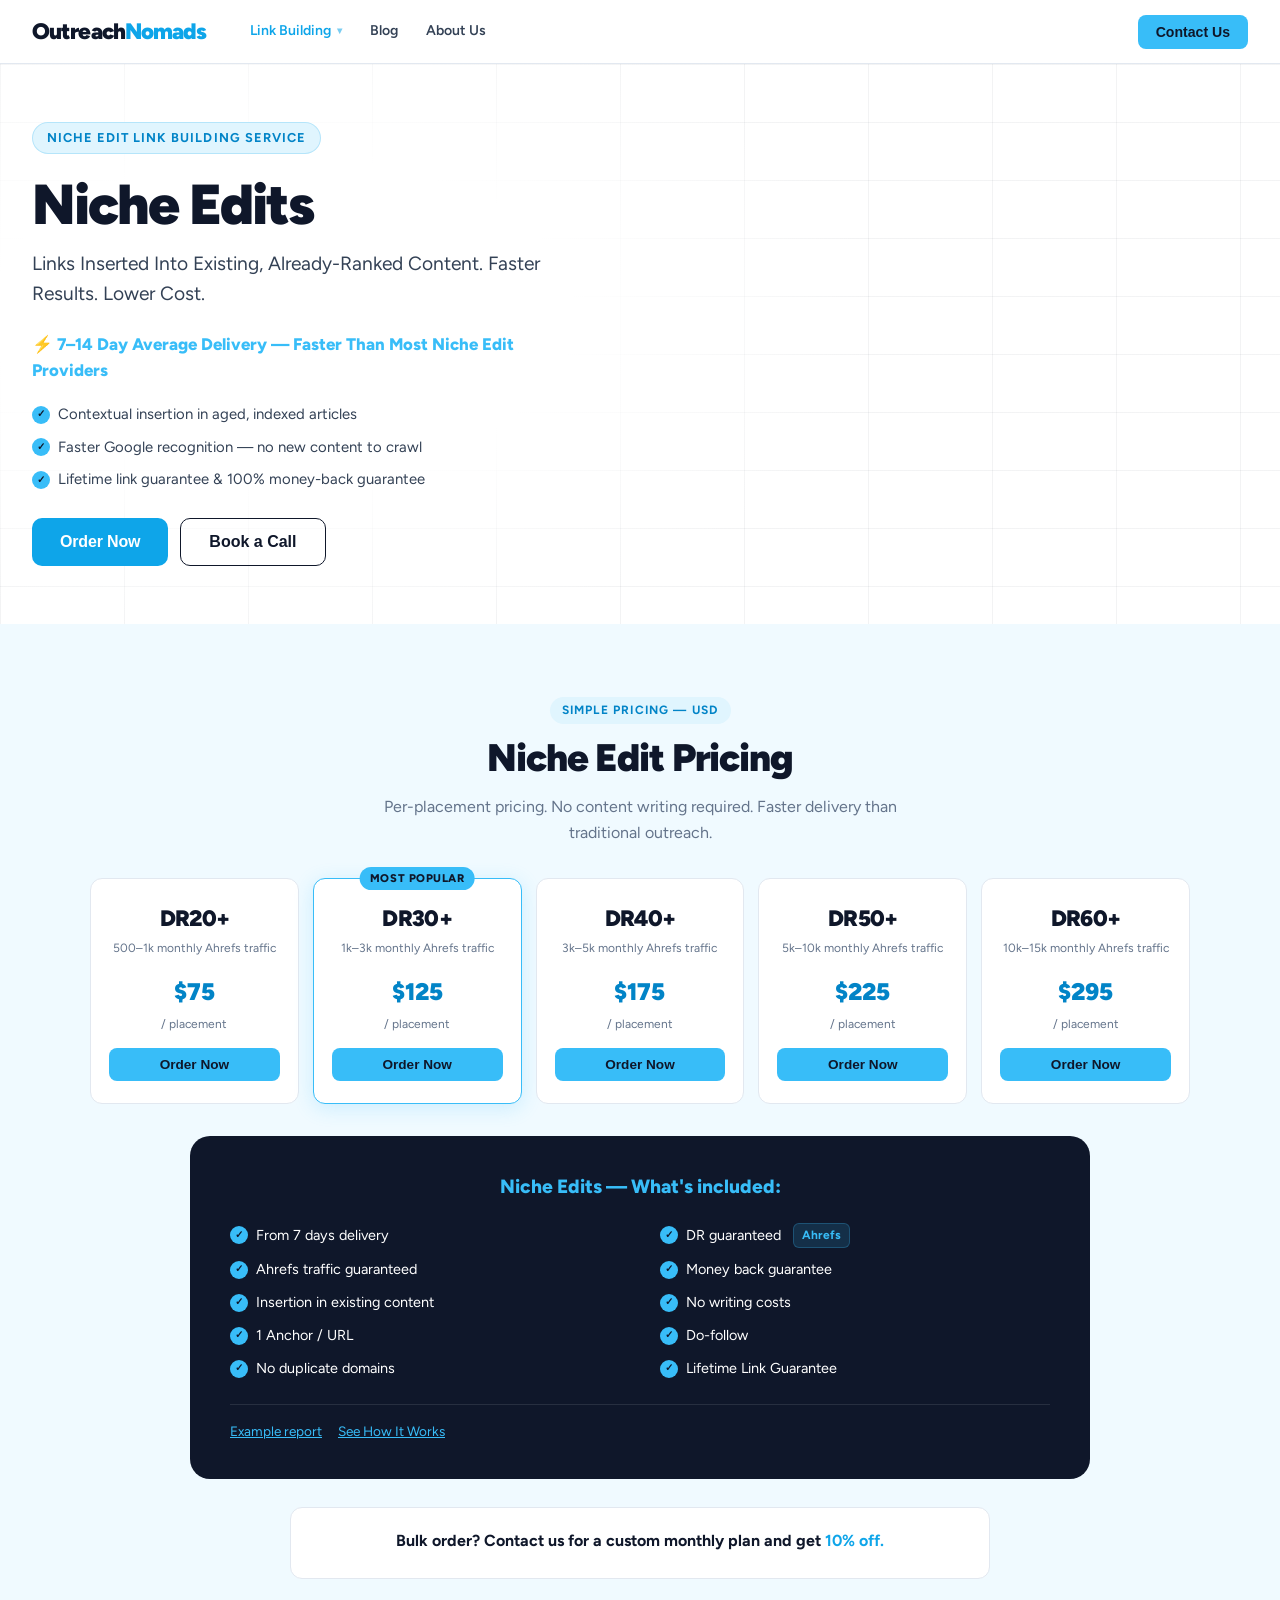
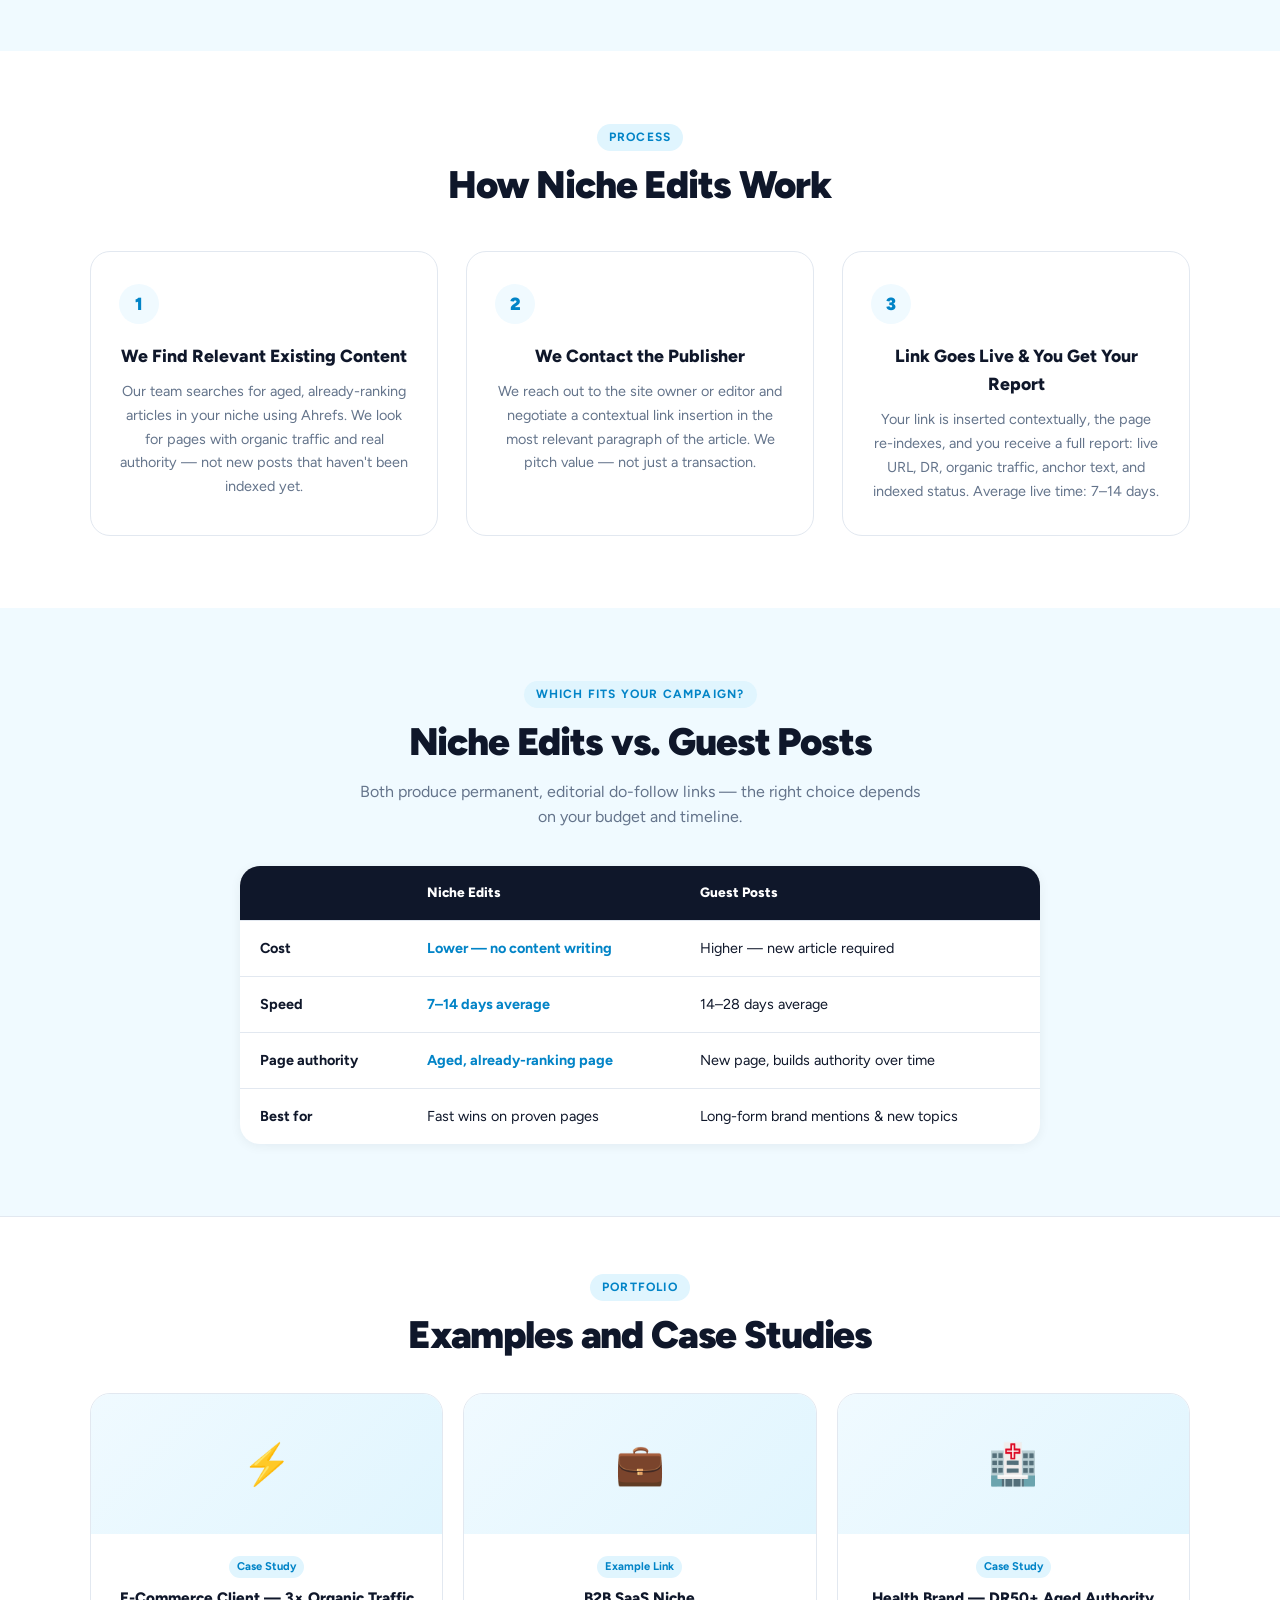
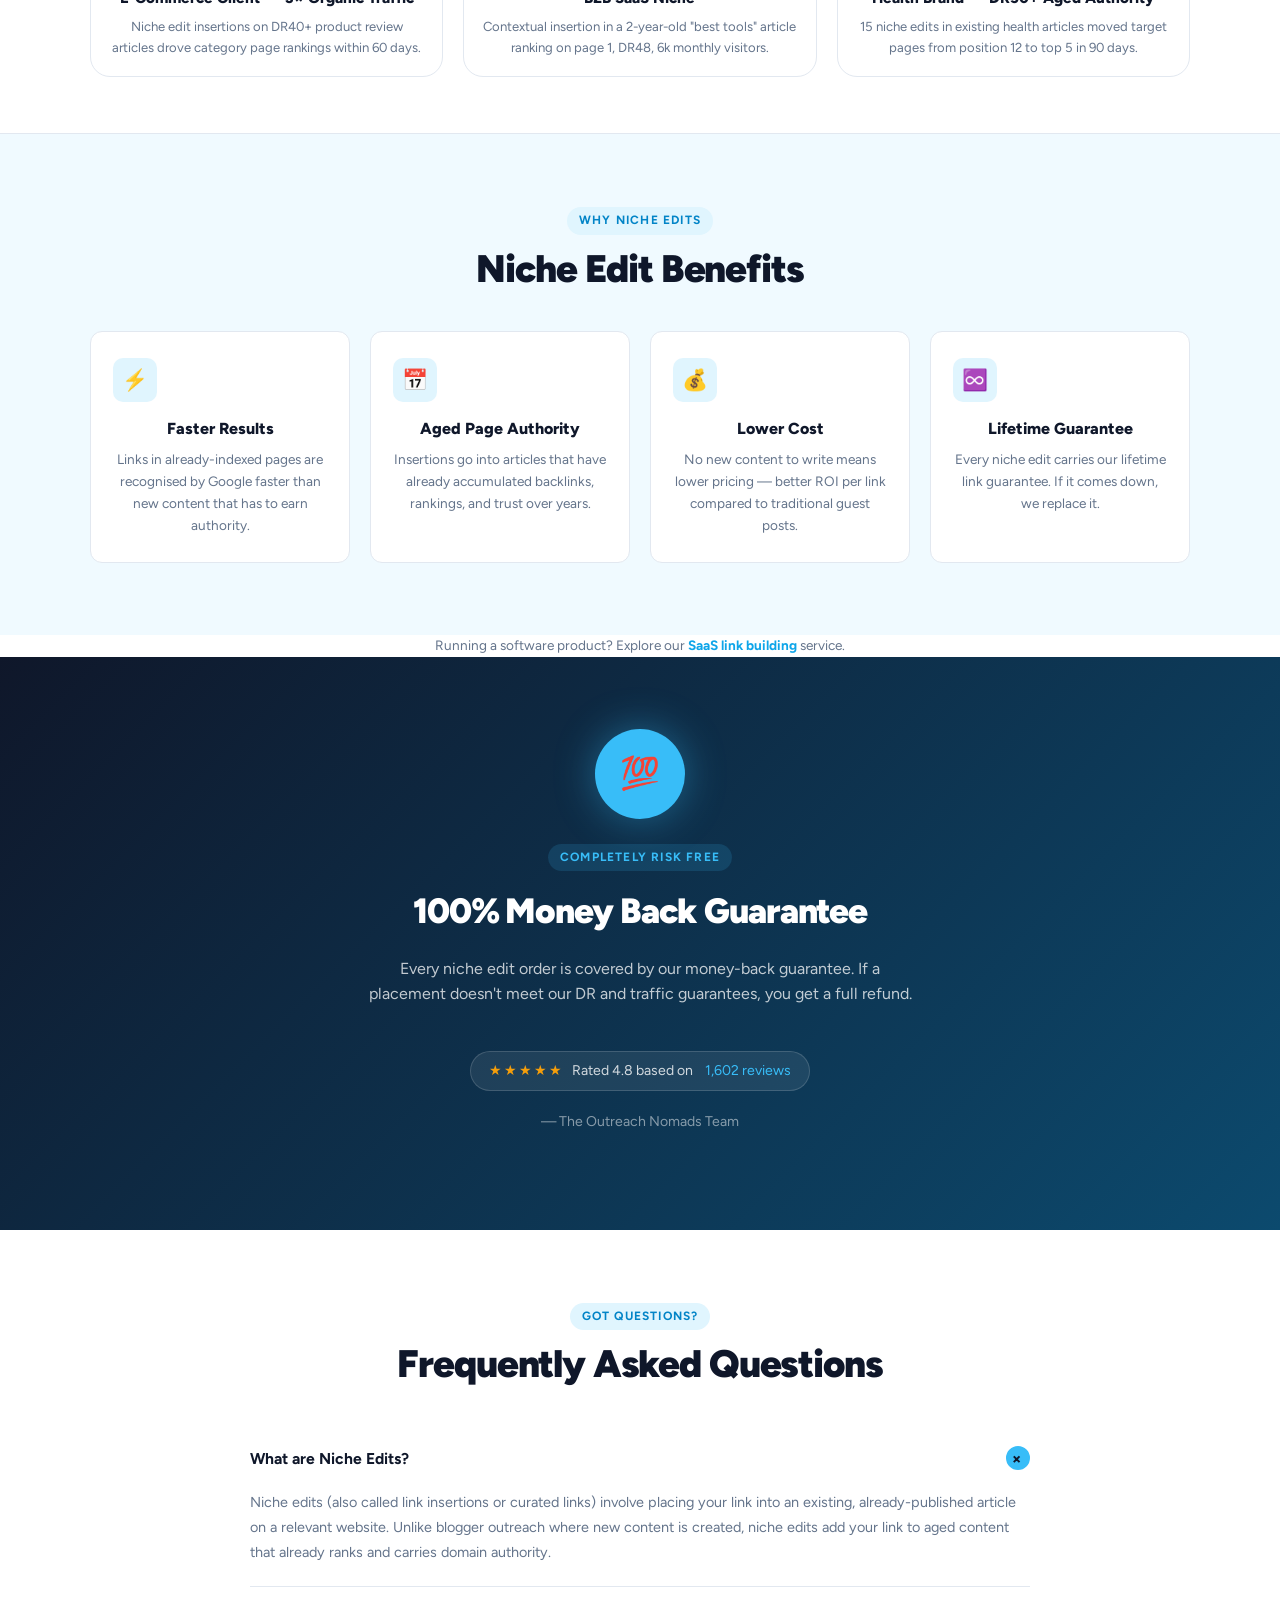
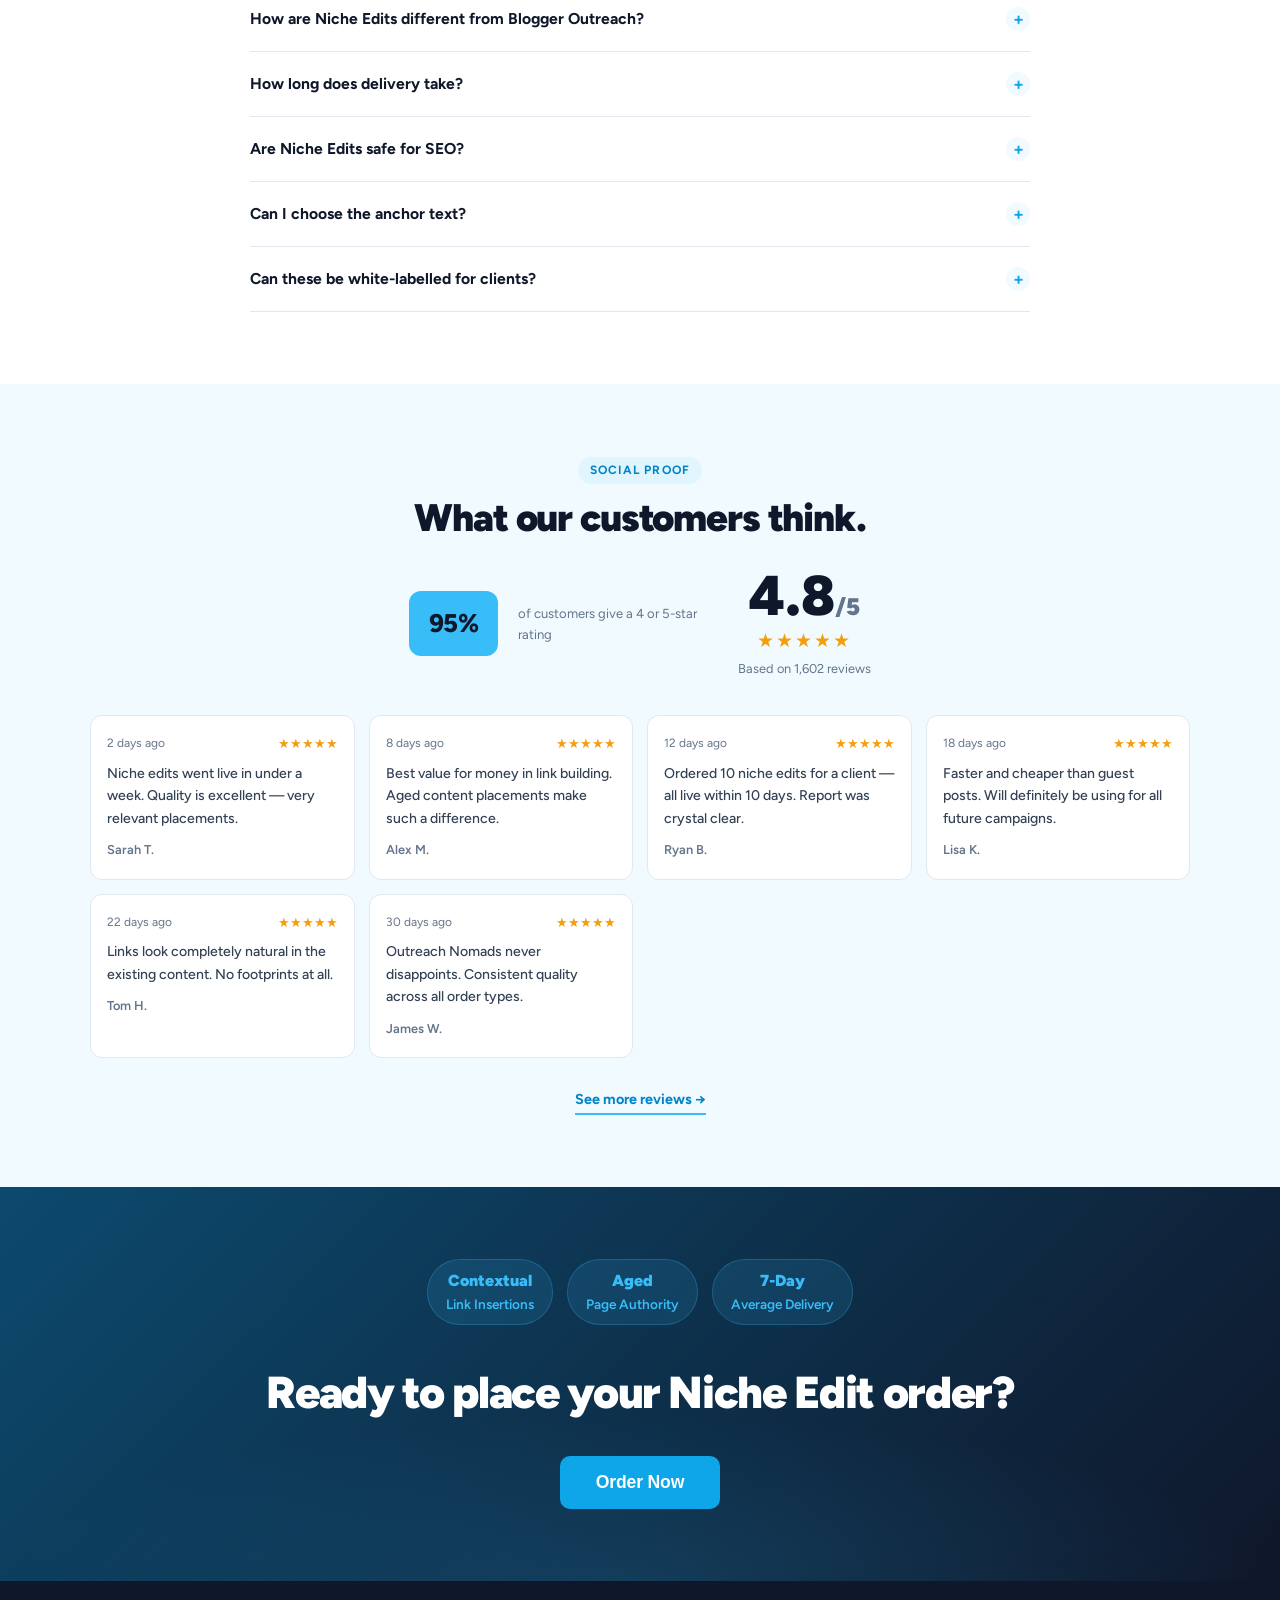
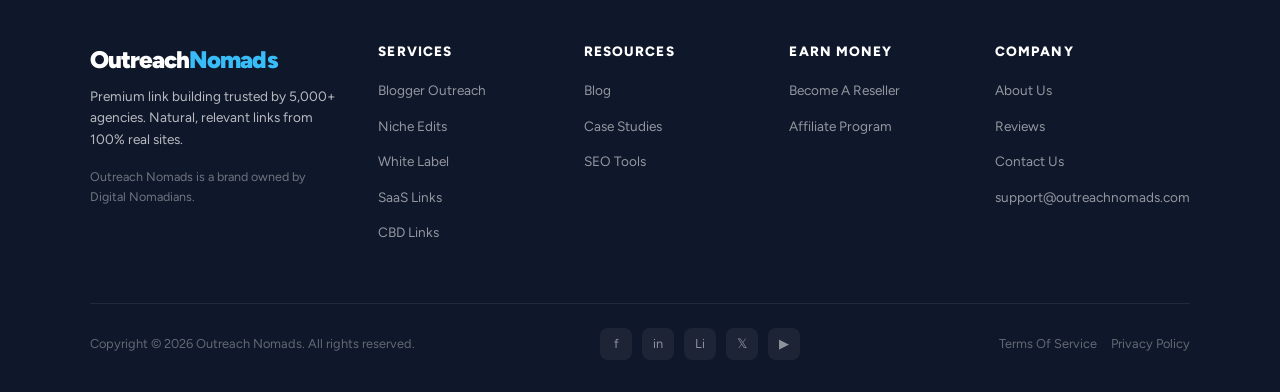
<file: niche-edits.html>
<!DOCTYPE html>
<html lang="en">
<head>
<meta charset="UTF-8"/>
<meta name="viewport" content="width=device-width, initial-scale=1.0"/>
<title>Niche Edits (Link Insertions) | 7-Day Delivery — Outreach Nomads</title>
<link rel="canonical" href="https://outreachnomads.com/niche-edits" />
<meta name="description" content="Niche edits and link insertions in aged, already-ranking content. 7-14 day average delivery — faster than most providers. DR guaranteed. Lifetime link guarantee."/>
<link rel="preconnect" href="https://fonts.googleapis.com"/>
<link href="https://fonts.googleapis.com/css2?family=Figtree:ital,wght@0,300;0,400;0,500;0,600;0,700;0,800;0,900;1,400&display=swap" rel="stylesheet"/>
<style>
  :root{--brand:#38bdf8;--brand-dark:#0ea5e9;--brand-deeper:#0284c7;--brand-light:#e0f5fe;--brand-xlight:#f0faff;--dark:#0f172a;--mid:#334155;--soft:#64748b;--border:#e2e8f0;--white:#ffffff;--star:#f59e0b;--radius:12px;--radius-lg:20px;}
  *,*::before,*::after{box-sizing:border-box;margin:0;padding:0}
  html{scroll-behavior:smooth}
  body{font-family:'Figtree',sans-serif;color:var(--dark);background:#fff;line-height:1.6;font-size:16px}
  a{text-decoration:none;color:inherit}
  nav{position:sticky;top:0;z-index:100;background:var(--white);border-bottom:1px solid var(--border);padding:0 32px;display:flex;align-items:center;gap:32px;height:64px}
  .nav-logo{font-size:1.4rem;font-weight:900;color:var(--dark);letter-spacing:-0.04em;white-space:nowrap}
  .nav-logo span{color:var(--brand-dark)}
  .nav-links{display:flex;align-items:center;gap:4px;list-style:none;flex:1}
  .nav-links>li>a{padding:8px 12px;border-radius:8px;font-weight:600;font-size:0.88rem;color:var(--mid);transition:background 0.15s,color 0.15s;display:flex;align-items:center;gap:4px}
  .nav-links>li>a:hover{background:var(--brand-xlight);color:var(--brand-dark)}
  .nav-links>li>a.active{color:var(--brand-dark)}
  .nav-links>li.has-dropdown{position:relative}
  .nav-links>li.has-dropdown>a{cursor:pointer}
  .nav-links .chevron{font-size:.65rem;opacity:.55;transition:transform .15s;margin-left:2px}
  .nav-links>li.has-dropdown:hover .chevron,.nav-links>li.has-dropdown:focus-within .chevron{transform:rotate(180deg)}
  .nav-links>li.has-dropdown.active>a{color:var(--brand-dark)}
  .nav-dropdown{position:absolute;top:100%;left:0;margin-top:6px;background:#fff;border:1px solid var(--border);border-radius:12px;box-shadow:0 16px 40px rgba(15,23,42,.14);padding:8px;min-width:210px;opacity:0;visibility:hidden;transform:translateY(6px);transition:opacity .15s,transform .15s,visibility .15s;z-index:200}
  .nav-links>li.has-dropdown:hover .nav-dropdown,.nav-links>li.has-dropdown:focus-within .nav-dropdown{opacity:1;visibility:visible;transform:translateY(0)}
  .nav-dropdown a{display:block;padding:9px 12px;border-radius:8px;font-weight:600;font-size:.87rem;color:var(--mid);transition:background .15s,color .15s}
  .nav-dropdown a:hover{background:var(--brand-xlight);color:var(--brand-dark)}
  .nav-dropdown a.active{color:var(--brand-dark);background:var(--brand-xlight)}
  .nav-actions{display:flex;align-items:center;gap:10px;margin-left:auto}
  .btn-contact{background:var(--brand);color:var(--dark);font-weight:700;padding:9px 18px;border-radius:8px;font-size:0.88rem;border:none;cursor:pointer;transition:background 0.15s}
  .btn-contact:hover{background:var(--brand-dark);color:#fff}
  .hero{background:linear-gradient(135deg,var(--dark) 0%,#1e3a5f 50%,#0c4a6e 100%);color:#fff;padding:80px 32px 60px;text-align:center;position:relative;overflow:hidden}
  .hero::before{content:'';position:absolute;inset:0;background:radial-gradient(ellipse 80% 60% at 50% 0%,rgba(56,189,248,0.18) 0%,transparent 70%);pointer-events:none}
  .hero-label{display:inline-block;background:rgba(56,189,248,0.15);border:1px solid rgba(56,189,248,0.35);color:var(--brand);font-weight:700;font-size:0.8rem;letter-spacing:0.08em;text-transform:uppercase;padding:5px 14px;border-radius:999px;margin-bottom:20px}
  .hero h1{font-size:clamp(2rem,5vw,3.2rem);font-weight:900;line-height:1.1;letter-spacing:-0.03em;max-width:760px;margin:0 auto 10px}
  .hero h2{font-size:clamp(1rem,2.5vw,1.3rem);font-weight:400;color:rgba(255,255,255,0.75);max-width:640px;margin:0 auto 32px;line-height:1.5}
  .hero-bullets{display:flex;flex-wrap:wrap;justify-content:center;gap:10px 24px;margin-bottom:32px;list-style:none}
  .hero-bullets li{display:flex;align-items:center;gap:7px;font-size:0.92rem;color:rgba(255,255,255,0.88)}
  .hero-bullets li::before{content:'✓';width:18px;height:18px;background:var(--brand);color:var(--dark);border-radius:50%;display:flex;align-items:center;justify-content:center;font-size:0.65rem;font-weight:900;flex-shrink:0}
  .hero-rating{font-size:0.88rem;color:rgba(255,255,255,0.6);margin-bottom:28px}
  .hero-rating span{color:var(--star)}
  .hero-ctas{display:flex;justify-content:center;gap:12px;flex-wrap:wrap}
  .btn-primary{background:var(--brand);color:var(--dark);font-weight:800;padding:14px 28px;border-radius:10px;font-size:1rem;transition:transform 0.15s,background 0.15s;letter-spacing:-0.01em;border:none;cursor:pointer}
  .btn-primary:hover{background:var(--brand-dark);color:#fff;transform:translateY(-1px)}
  .btn-ghost{background:transparent;color:#fff;font-weight:700;padding:14px 28px;border-radius:10px;font-size:1rem;border:1.5px solid rgba(255,255,255,0.25);transition:border-color 0.15s,background 0.15s;cursor:pointer}
  .btn-ghost:hover{border-color:var(--brand);background:rgba(56,189,248,0.08)}
  .section{padding:72px 32px}
  .section-center{text-align:center}
  .container{max-width:1100px;margin:0 auto}
  .section-tag{display:inline-block;background:var(--brand-light);color:var(--brand-deeper);font-weight:700;font-size:0.75rem;letter-spacing:0.1em;text-transform:uppercase;padding:4px 12px;border-radius:999px;margin-bottom:12px}
  .section-title{font-size:clamp(1.6rem,3.5vw,2.4rem);font-weight:900;letter-spacing:-0.03em;line-height:1.15;margin-bottom:14px}
  .section-sub{font-size:1rem;color:var(--soft);max-width:560px;margin:0 auto}
  .pricing-section{background:var(--brand-xlight)}
  .pricing-grid{display:grid;grid-template-columns:repeat(auto-fit,minmax(160px,1fr));gap:14px;margin-bottom:32px}
  .price-card{background:var(--white);border:1.5px solid var(--border);border-radius:var(--radius);padding:22px 18px;text-align:center;transition:border-color 0.15s,box-shadow 0.15s;position:relative;cursor:pointer}
  .price-card:hover{border-color:var(--brand);box-shadow:0 4px 20px rgba(56,189,248,0.15)}
  .price-card.popular{border-color:var(--brand);box-shadow:0 4px 20px rgba(56,189,248,0.2)}
  .popular-badge{position:absolute;top:-12px;left:50%;transform:translateX(-50%);background:var(--brand);color:var(--dark);font-size:0.7rem;font-weight:800;padding:3px 10px;border-radius:999px;white-space:nowrap;letter-spacing:0.05em;text-transform:uppercase}
  .price-tier{font-size:1.4rem;font-weight:900;color:var(--dark);letter-spacing:-0.03em;margin-bottom:3px}
  .price-traffic{font-size:0.75rem;color:var(--soft);margin-bottom:14px}
  .price-amount{font-size:1.5rem;font-weight:900;color:var(--brand-deeper);margin-bottom:4px}
  .price-per{font-size:0.75rem;color:var(--soft);margin-bottom:14px}
  .price-order{display:block;background:var(--brand);color:var(--dark);font-weight:800;padding:9px;border-radius:8px;font-size:0.85rem;transition:background 0.15s;cursor:pointer;border:none;width:100%}
  .price-order:hover{background:var(--brand-dark);color:#fff}
  .included-box{background:var(--dark);color:#fff;border-radius:var(--radius-lg);padding:36px 40px;max-width:900px;margin:0 auto}
  .included-box h3{font-size:1.2rem;font-weight:800;margin-bottom:20px;color:var(--brand)}
  .included-grid{display:grid;grid-template-columns:1fr 1fr;gap:10px 40px;margin-bottom:24px}
  .included-item{display:flex;align-items:center;gap:8px;font-size:0.9rem}
  .included-item::before{content:'✓';width:18px;height:18px;background:var(--brand);color:var(--dark);border-radius:50%;display:flex;align-items:center;justify-content:center;font-size:0.65rem;font-weight:900;flex-shrink:0}
  .ahrefs-badge{background:rgba(56,189,248,0.15);border:1px solid rgba(56,189,248,0.25);border-radius:6px;padding:2px 8px;font-size:0.75rem;font-weight:700;color:var(--brand);margin-left:4px}
  .included-links{display:flex;gap:16px;flex-wrap:wrap;padding-top:16px;border-top:1px solid rgba(255,255,255,0.1);font-size:0.85rem}
  .included-links a{color:var(--brand);text-decoration:underline}
  .how-section{background:#fff}
  .steps-grid{display:grid;grid-template-columns:repeat(auto-fit,minmax(280px,1fr));gap:28px;margin-top:44px}
  .step-card{border:1.5px solid var(--border);border-radius:var(--radius-lg);padding:32px 28px}
  .step-num{width:40px;height:40px;background:var(--brand-xlight);color:var(--brand-deeper);border-radius:50%;display:flex;align-items:center;justify-content:center;font-weight:900;font-size:1.1rem;margin-bottom:18px}
  .step-card h3{font-size:1.1rem;font-weight:800;margin-bottom:10px}
  .step-card p{font-size:0.9rem;color:var(--soft);line-height:1.65}
  .examples-section{background:#fff;border-top:1px solid var(--border);border-bottom:1px solid var(--border);padding:56px 32px}
  .example-cards{display:grid;grid-template-columns:repeat(auto-fill,minmax(280px,1fr));gap:20px;margin-top:36px}
  .example-card{border:1.5px solid var(--border);border-radius:var(--radius-lg);overflow:hidden;transition:box-shadow 0.15s,border-color 0.15s}
  .example-card:hover{border-color:var(--brand);box-shadow:0 4px 20px rgba(56,189,248,0.12)}
  .example-thumb{height:140px;background:linear-gradient(135deg,var(--brand-xlight),var(--brand-light));display:flex;align-items:center;justify-content:center;font-size:2.5rem}
  .example-card-body{padding:18px}
  .example-card-body h4{font-size:0.95rem;font-weight:800;margin-bottom:6px}
  .example-card-body p{font-size:0.82rem;color:var(--soft)}
  .case-tag{display:inline-block;background:var(--brand-light);color:var(--brand-deeper);font-size:0.7rem;font-weight:700;padding:2px 8px;border-radius:999px;margin-bottom:8px}
  .benefits-section{background:var(--brand-xlight)}
  .benefits-grid{display:grid;grid-template-columns:repeat(auto-fit,minmax(220px,1fr));gap:20px;margin-top:40px}
  .benefit-card{background:var(--white);border-radius:var(--radius);padding:26px 22px;border:1.5px solid var(--border)}
  .benefit-icon{width:44px;height:44px;background:var(--brand-light);border-radius:10px;display:flex;align-items:center;justify-content:center;font-size:1.3rem;margin-bottom:14px}
  .benefit-card h3{font-size:1rem;font-weight:800;margin-bottom:8px}
  .benefit-card p{font-size:0.85rem;color:var(--soft);line-height:1.6}
  .guarantee-section{background:linear-gradient(135deg,var(--dark) 0%,#0c4a6e 100%);color:#fff;text-align:center}
  .guarantee-badge{width:90px;height:90px;background:var(--brand);border-radius:50%;display:flex;align-items:center;justify-content:center;font-size:2rem;margin:0 auto 24px;box-shadow:0 0 40px rgba(56,189,248,0.4)}
  .guarantee-section h2{font-size:clamp(1.6rem,3.5vw,2.2rem);font-weight:900;margin-bottom:16px;letter-spacing:-0.03em}
  .guarantee-section p{color:rgba(255,255,255,0.75);max-width:560px;margin:0 auto 24px;font-size:1rem}
  .rating-pill{display:inline-flex;align-items:center;gap:8px;background:rgba(255,255,255,0.08);border:1px solid rgba(255,255,255,0.15);border-radius:999px;padding:8px 18px;font-size:0.88rem;color:rgba(255,255,255,0.8);margin-top:20px}
  .stars{color:var(--star);letter-spacing:2px}
  .faq-section{background:var(--white)}
  .faq-list{max-width:780px;margin:40px auto 0}
  .faq-item{border-bottom:1px solid var(--border)}
  .faq-q{width:100%;text-align:left;background:none;border:none;cursor:pointer;padding:20px 0;display:flex;justify-content:space-between;align-items:center;font-size:0.98rem;font-weight:700;color:var(--dark);gap:16px;font-family:'Figtree',sans-serif}
  .faq-q:hover{color:var(--brand-dark)}
  .faq-icon{width:24px;height:24px;background:var(--brand-xlight);color:var(--brand-dark);border-radius:50%;display:flex;align-items:center;justify-content:center;font-size:1.1rem;flex-shrink:0;transition:transform 0.2s}
  .faq-item.open .faq-icon{transform:rotate(45deg);background:var(--brand);color:var(--dark)}
  .faq-a{font-size:0.9rem;color:var(--soft);line-height:1.75;max-height:0;overflow:hidden;transition:max-height 0.3s ease,padding 0.3s}
  .faq-item.open .faq-a{max-height:500px;padding-bottom:20px}
  .reviews-section{background:var(--brand-xlight)}
  .reviews-header{display:flex;align-items:center;justify-content:center;gap:20px;flex-wrap:wrap;margin-bottom:36px}
  .overall-score{text-align:center}
  .score-num{font-size:3.5rem;font-weight:900;color:var(--dark);line-height:1}
  .score-label{font-size:0.8rem;color:var(--soft)}
  .percent-badge{background:var(--brand);color:var(--dark);font-weight:800;font-size:1.6rem;padding:12px 20px;border-radius:var(--radius);letter-spacing:-0.02em}
  .percent-label{font-size:0.82rem;color:var(--soft);max-width:200px}
  .reviews-grid{display:grid;grid-template-columns:repeat(auto-fill,minmax(240px,1fr));gap:14px;margin-bottom:28px}
  .review-card{background:var(--white);border-radius:var(--radius);padding:18px 16px;border:1px solid var(--border)}
  .review-meta{display:flex;justify-content:space-between;margin-bottom:8px}
  .review-time{font-size:0.75rem;color:var(--soft)}
  .review-stars{color:var(--star);font-size:0.8rem}
  .review-text{font-size:0.88rem;color:var(--mid);margin-bottom:10px;font-weight:500}
  .review-author{font-size:0.8rem;color:var(--soft);font-weight:600}
  .see-more-btn{display:inline-flex;align-items:center;gap:6px;color:var(--brand-deeper);font-weight:700;font-size:0.9rem;border-bottom:2px solid var(--brand);padding-bottom:2px}
  .cta-section{background:linear-gradient(135deg,#0c4a6e 0%,var(--dark) 100%);color:#fff;text-align:center;position:relative;overflow:hidden}
  .cta-section::before{content:'';position:absolute;inset:0;background:radial-gradient(ellipse 70% 60% at 50% 100%,rgba(56,189,248,0.12) 0%,transparent 70%)}
  .cta-pills{display:flex;justify-content:center;gap:14px;flex-wrap:wrap;margin-bottom:32px}
  .cta-pill{background:rgba(56,189,248,0.12);border:1px solid rgba(56,189,248,0.25);border-radius:999px;padding:8px 18px;font-size:0.85rem;font-weight:600;color:var(--brand)}
  .cta-pill span{font-size:1rem;font-weight:900;display:block}
  .cta-section h2{font-size:clamp(1.8rem,4vw,2.8rem);font-weight:900;margin-bottom:28px;letter-spacing:-0.03em}
  footer{background:var(--dark);color:rgba(255,255,255,0.7);padding:60px 32px 32px}
  .footer-top{display:grid;grid-template-columns:1.5fr repeat(4,1fr);gap:40px;margin-bottom:48px}
  .footer-brand h3{font-size:1.5rem;font-weight:900;color:#fff;margin-bottom:6px;letter-spacing:-0.04em}
  .footer-brand h3 span{color:var(--brand)}
  .footer-brand p{font-size:0.85rem;line-height:1.6;margin-bottom:16px}
  .footer-owner{font-size:.78rem!important;color:rgba(255,255,255,.4)!important;margin-bottom:0!important}
  .footer-col h4{font-size:0.85rem;font-weight:800;color:#fff;margin-bottom:14px;text-transform:uppercase;letter-spacing:0.08em}
  .footer-col ul{list-style:none}
  .footer-col ul li{margin-bottom:10px}
  .footer-col ul li a{font-size:0.85rem;color:rgba(255,255,255,0.55);transition:color 0.15s}
  .footer-col ul li a:hover{color:var(--brand)}
  .footer-bottom{border-top:1px solid rgba(255,255,255,0.08);padding-top:24px;display:flex;justify-content:space-between;align-items:center;font-size:0.8rem;color:rgba(255,255,255,0.35);gap:14px;flex-wrap:wrap}
  .footer-social{display:flex;gap:10px}
  .footer-social a{width:32px;height:32px;border-radius:8px;background:rgba(255,255,255,0.06);display:flex;align-items:center;justify-content:center;font-size:0.8rem;color:rgba(255,255,255,0.5);transition:background 0.15s,color 0.15s}
  .footer-social a:hover{background:var(--brand);color:var(--dark)}
  .footer-legal a{color:rgba(255,255,255,0.35);margin-left:14px}
  .footer-legal a:hover{color:var(--brand)}
  .contact-modal{position:fixed;inset:0;z-index:2000;display:none;align-items:center;justify-content:center;padding:1rem}
  .contact-modal.open{display:flex}
  .modal-overlay{position:absolute;inset:0;background:rgba(15,23,42,0.75);backdrop-filter:blur(4px)}
  .modal-box{position:relative;z-index:1;background:var(--white);border-radius:var(--radius-lg);padding:0;width:100%;max-width:880px;display:grid;grid-template-columns:0.82fr 1fr;overflow:hidden;max-height:92vh}
  .modal-aside{background:linear-gradient(165deg,#fff 0%,var(--brand-xlight) 55%,var(--brand-light) 100%);padding:34px 28px;display:flex;flex-direction:column;justify-content:center;gap:14px;border-right:1px solid var(--border)}
  .modal-vid{width:100%;aspect-ratio:4/3;overflow:hidden;border-radius:14px}
  .modal-vid video{width:100%;height:100%;object-fit:cover;mix-blend-mode:multiply;display:block}
  .modal-aside-ttl{font-size:1.15rem;font-weight:900;letter-spacing:-.02em;color:var(--dark);line-height:1.25}
  .modal-aside-txt{font-size:.86rem;color:var(--mid);line-height:1.6}
  .modal-aside-mail{font-size:.84rem;font-weight:700;color:var(--brand-deeper);text-decoration:underline;word-break:break-all}
  .modal-main{padding:40px;overflow-y:auto}
  @media (max-width:760px){.modal-box{grid-template-columns:1fr;max-width:500px}.modal-aside{display:none}.modal-main{padding:36px 28px}}
  .modal-close{position:absolute;top:16px;right:20px;background:none;border:none;font-size:1.4rem;cursor:pointer;color:var(--soft);transition:color 0.15s}
  .modal-close:hover{color:var(--dark)}
  .modal-box h3{font-size:1.5rem;font-weight:900;letter-spacing:-0.03em;margin-bottom:6px}
  .modal-box p{font-size:0.9rem;color:var(--soft);margin-bottom:24px}
  .modal-form{display:flex;flex-direction:column;gap:12px}
  .modal-form input,.modal-form textarea,.modal-form select{width:100%;border:1.5px solid var(--border);border-radius:10px;padding:12px 14px;font-family:'Figtree',sans-serif;font-size:0.95rem;color:var(--dark);background:#fff;outline:none;transition:border-color 0.15s;-webkit-appearance:none;appearance:none}
  .modal-form input:focus,.modal-form textarea:focus,.modal-form select:focus{border-color:var(--brand)}
  .modal-form input::placeholder,.modal-form textarea::placeholder{color:var(--soft)}
  .modal-form textarea{height:110px;resize:none}
  .modal-form button[type="submit"]{background:var(--brand);color:var(--dark);border:none;padding:14px;border-radius:10px;font-family:'Figtree',sans-serif;font-size:1rem;font-weight:800;cursor:pointer;transition:background 0.15s,transform 0.15s}
  .modal-form button[type="submit"]:hover{background:var(--brand-dark);color:#fff;transform:translateY(-1px)}
  .modal-success{text-align:center;padding:24px 0;font-size:1.1rem;font-weight:700;color:var(--brand-deeper)}
  .modal-error{text-align:center;font-size:.88rem;color:#dc2626;margin-top:4px;line-height:1.5}
  .modal-error a{color:var(--brand-deeper);font-weight:700;text-decoration:underline}
  .compare-section{background:var(--brand-xlight)}
  .compare-table{width:100%;max-width:800px;margin:36px auto 0;border-collapse:collapse;background:var(--white);border-radius:var(--radius-lg);overflow:hidden;box-shadow:0 2px 12px rgba(15,23,42,0.06)}
  .compare-table th,.compare-table td{padding:16px 20px;text-align:left;font-size:0.9rem;border-bottom:1px solid var(--border)}
  .compare-table th{background:var(--dark);color:#fff;font-weight:800;font-size:0.85rem}
  .compare-table td:first-child,.compare-table th:first-child{font-weight:700;color:var(--dark)}
  .compare-table tr:last-child td{border-bottom:none}
  .compare-table td.hl-cell{color:var(--brand-deeper);font-weight:700}
  @media(max-width:768px){nav{padding:0 16px;gap:12px}.nav-links{display:none}.hero,.section{padding-left:16px;padding-right:16px}.footer-top{grid-template-columns:1fr 1fr}.included-grid{grid-template-columns:1fr}.pricing-grid{grid-template-columns:repeat(2,1fr)}.compare-table{font-size:0.82rem}.compare-table th,.compare-table td{padding:10px 12px}}
  /* HOMEPAGE HERO THEME */
  .hero{background:#fff;color:var(--dark);padding:0 32px;text-align:left;position:relative;overflow:hidden}
  .hero::before{content:'';position:absolute;inset:0;background-image:linear-gradient(rgba(15,23,42,.05) 1px,transparent 1px),linear-gradient(90deg,rgba(15,23,42,.05) 1px,transparent 1px);background-size:100% 58px,124px 100%;pointer-events:none;opacity:1}
  .hero::after{content:'';position:absolute;inset:0;background:radial-gradient(ellipse 60% 75% at 22% 45%,#fff 38%,rgba(255,255,255,0) 78%);pointer-events:none}
  .hero-in{position:relative;z-index:1;max-width:1280px;margin:0 auto;display:grid;grid-template-columns:1.05fr 1fr;align-items:center;gap:24px;min-height:560px}
  .hero-copy{padding:52px 0}
  .hero-label{display:inline-block;background:var(--brand-light);border:1px solid rgba(14,165,233,.2);color:var(--brand-deeper);font-weight:700;font-size:.8rem;letter-spacing:.08em;text-transform:uppercase;padding:5px 14px;border-radius:999px;margin-bottom:20px}
  .hero h1{color:var(--dark);font-size:clamp(2.2rem,4.4vw,3.6rem);font-weight:900;line-height:1.08;letter-spacing:-.035em;max-width:none;margin:0 0 14px}
  .hero h1 .hl,.hero .hl{color:var(--brand-dark)}
  .hero h2,.hero-in>.hero-copy>p{font-size:clamp(1rem,1.5vw,1.2rem);font-weight:400;color:var(--mid);max-width:540px;margin:0 0 22px;line-height:1.55}
  .hero-bullets{display:flex;flex-direction:column;align-items:flex-start;gap:9px;margin:0 0 26px;list-style:none}
  .hero-bullets li{display:flex;align-items:center;gap:8px;font-size:.93rem;color:var(--mid)}
  .hero-bullets li::before{content:'✓';width:18px;height:18px;background:var(--brand);color:var(--dark);border-radius:50%;display:flex;align-items:center;justify-content:center;font-size:.65rem;font-weight:900;flex-shrink:0}
  .hero-rating{color:var(--soft);margin-bottom:24px}
  .hero-ctas{display:flex;justify-content:flex-start;gap:12px;flex-wrap:wrap}
  .btn-primary{background:var(--brand-dark);color:#fff}
  .btn-primary:hover{background:var(--brand-deeper);color:#fff}
  .btn-ghost{color:var(--dark);border-color:var(--dark)}
  .btn-ghost:hover{border-color:var(--brand-dark);background:var(--brand-xlight)}
  .hero-media{position:relative;align-self:stretch;display:flex;align-items:center;justify-content:center;min-height:480px}
  .hero-vid{width:100%;max-width:540px;aspect-ratio:5/4;overflow:hidden;display:block}
  .hero-vid video{width:100%;height:100%;object-fit:cover;object-position:center center;transform:scale(1.04);mix-blend-mode:multiply;display:block}
  @media (max-width:900px){
    .hero{padding-left:16px;padding-right:16px}
    .hero-in{grid-template-columns:1fr;min-height:0;gap:0}
    .hero-copy{padding:44px 0 4px;text-align:center}
    .hero h2,.hero-in>.hero-copy>p{margin-left:auto;margin-right:auto}
    .hero-bullets{align-items:center}
    .hero-ctas{justify-content:center}
    .hero-media{min-height:0;margin-bottom:28px;order:-1}
    .hero-vid{max-width:360px}
  }
</style>
</head>
<body>

<nav>
  <a href="/" class="nav-logo">Outreach<span>Nomads</span></a>
  <ul class="nav-links">
    <li class="has-dropdown active">
      <a href="#">Link Building <span class="chevron">▾</span></a>
      <div class="nav-dropdown">
        <a href="/blogger-outreach">Blogger Outreach</a>
        <a href="/niche-edits" class="active">Niche Edits</a>
        <a href="/white-label-link-building">White Label</a>
        <a href="/saas-link-building">SaaS Links</a>
        <a href="/cbd-link-building">CBD Links</a>
      </div>
    </li>
    <li><a href="/blog">Blog</a></li>
    <li><a href="/about">About Us</a></li>
  </ul>
  <div class="nav-actions"><button class="btn-contact" onclick="openContact()">Contact Us</button></div>
</nav>

<section class="hero">
  <div class="hero-in">
    <div class="hero-copy">
      <div class="hero-label">Niche Edit Link Building Service</div>
      <h1>Niche Edits</h1>
      <h2>Links Inserted Into Existing, Already-Ranked Content. Faster Results. Lower Cost.</h2>
      <p style="font-size:1.05rem;font-weight:800;color:var(--brand);margin-bottom:20px;">⚡ 7–14 Day Average Delivery — Faster Than Most Niche Edit Providers</p>
      <ul class="hero-bullets">
        <li>Contextual insertion in aged, indexed articles</li>
        <li>Faster Google recognition — no new content to crawl</li>
        <li>Lifetime link guarantee &amp; 100% money-back guarantee</li>
      </ul>
      <div class="hero-ctas">
        <button class="btn-primary" onclick="openContact()">Order Now</button>
        <button class="btn-ghost" onclick="openContact()">Book a Call</button>
      </div>
    </div>
    <div class="hero-media">
      <div class="hero-vid"><video src="Man_reading_and_flipping_pages_202608261623.mp4" autoplay muted loop playsinline preload="auto" disablepictureinpicture aria-label="Baow the panda reading a book"></video></div>
    </div>
  </div>
</section>

<section class="section pricing-section">
  <div class="container section-center">
    <div class="section-tag">Simple Pricing — USD</div>
    <h2 class="section-title">Niche Edit Pricing</h2>
    <p class="section-sub" style="margin-bottom:32px;">Per-placement pricing. No content writing required. Faster delivery than traditional outreach.</p>
    <div class="pricing-grid">
      <div class="price-card"><div class="price-tier">DR20+</div><div class="price-traffic">500–1k monthly Ahrefs traffic</div><div class="price-amount">$75</div><div class="price-per">/ placement</div><button class="price-order" onclick="openContact()">Order Now</button></div>
      <div class="price-card popular"><div class="popular-badge">Most Popular</div><div class="price-tier">DR30+</div><div class="price-traffic">1k–3k monthly Ahrefs traffic</div><div class="price-amount">$125</div><div class="price-per">/ placement</div><button class="price-order" onclick="openContact()">Order Now</button></div>
      <div class="price-card"><div class="price-tier">DR40+</div><div class="price-traffic">3k–5k monthly Ahrefs traffic</div><div class="price-amount">$175</div><div class="price-per">/ placement</div><button class="price-order" onclick="openContact()">Order Now</button></div>
      <div class="price-card"><div class="price-tier">DR50+</div><div class="price-traffic">5k–10k monthly Ahrefs traffic</div><div class="price-amount">$225</div><div class="price-per">/ placement</div><button class="price-order" onclick="openContact()">Order Now</button></div>
      <div class="price-card"><div class="price-tier">DR60+</div><div class="price-traffic">10k–15k monthly Ahrefs traffic</div><div class="price-amount">$295</div><div class="price-per">/ placement</div><button class="price-order" onclick="openContact()">Order Now</button></div>
    </div>
    <div class="included-box">
      <h3>Niche Edits — What's included:</h3>
      <div class="included-grid">
        <div class="included-item">From 7 days delivery</div>
        <div class="included-item">DR guaranteed <span class="ahrefs-badge">Ahrefs</span></div>
        <div class="included-item">Ahrefs traffic guaranteed</div>
        <div class="included-item">Money back guarantee</div>
        <div class="included-item">Insertion in existing content</div>
        <div class="included-item">No writing costs</div>
        <div class="included-item">1 Anchor / URL</div>
        <div class="included-item">Do-follow</div>
        <div class="included-item">No duplicate domains</div>
        <div class="included-item">Lifetime Link Guarantee</div>
      </div>
      <div class="included-links"><a href="#">Example report</a><a href="#">See How It Works</a></div>
    </div>
    <div style="margin-top:28px;text-align:center;padding:20px;background:var(--white);border-radius:var(--radius);border:1.5px solid var(--border);max-width:700px;margin-left:auto;margin-right:auto;">
      <p style="font-size:1rem;font-weight:700;margin-bottom:4px;">Bulk order? Contact us for a custom monthly plan and get <span style="color:var(--brand-dark)">10% off.</span></p>
    </div>
  </div>
</section>

<section class="section how-section">
  <div class="container section-center">
    <div class="section-tag">Process</div>
    <h2 class="section-title">How Niche Edits Work</h2>
    <div class="steps-grid">
      <div class="step-card"><div class="step-num">1</div><h3>We Find Relevant Existing Content</h3><p>Our team searches for aged, already-ranking articles in your niche using Ahrefs. We look for pages with organic traffic and real authority — not new posts that haven't been indexed yet.</p></div>
      <div class="step-card"><div class="step-num">2</div><h3>We Contact the Publisher</h3><p>We reach out to the site owner or editor and negotiate a contextual link insertion in the most relevant paragraph of the article. We pitch value — not just a transaction.</p></div>
      <div class="step-card"><div class="step-num">3</div><h3>Link Goes Live &amp; You Get Your Report</h3><p>Your link is inserted contextually, the page re-indexes, and you receive a full report: live URL, DR, organic traffic, anchor text, and indexed status. Average live time: 7–14 days.</p></div>
    </div>
  </div>
</section>

<section class="section compare-section">
  <div class="container section-center">
    <div class="section-tag">Which Fits Your Campaign?</div>
    <h2 class="section-title">Niche Edits vs. Guest Posts</h2>
    <p class="section-sub">Both produce permanent, editorial do-follow links — the right choice depends on your budget and timeline.</p>
    <table class="compare-table">
      <thead>
        <tr><th></th><th>Niche Edits</th><th>Guest Posts</th></tr>
      </thead>
      <tbody>
        <tr><td>Cost</td><td class="hl-cell">Lower — no content writing</td><td>Higher — new article required</td></tr>
        <tr><td>Speed</td><td class="hl-cell">7–14 days average</td><td>14–28 days average</td></tr>
        <tr><td>Page authority</td><td class="hl-cell">Aged, already-ranking page</td><td>New page, builds authority over time</td></tr>
        <tr><td>Best for</td><td>Fast wins on proven pages</td><td>Long-form brand mentions &amp; new topics</td></tr>
      </tbody>
    </table>
  </div>
</section>

<section class="examples-section">
  <div class="container section-center">
    <div class="section-tag">Portfolio</div>
    <h2 class="section-title">Examples and Case Studies</h2>
    <div class="example-cards">
      <div class="example-card"><div class="example-thumb">⚡</div><div class="example-card-body"><span class="case-tag">Case Study</span><h4>E-Commerce Client — 3× Organic Traffic</h4><p>Niche edit insertions on DR40+ product review articles drove category page rankings within 60 days.</p></div></div>
      <div class="example-card"><div class="example-thumb">💼</div><div class="example-card-body"><span class="case-tag">Example Link</span><h4>B2B SaaS Niche</h4><p>Contextual insertion in a 2-year-old "best tools" article ranking on page 1, DR48, 6k monthly visitors.</p></div></div>
      <div class="example-card"><div class="example-thumb">🏥</div><div class="example-card-body"><span class="case-tag">Case Study</span><h4>Health Brand — DR50+ Aged Authority</h4><p>15 niche edits in existing health articles moved target pages from position 12 to top 5 in 90 days.</p></div></div>
    </div>
  </div>
</section>

<section class="section benefits-section">
  <div class="container section-center">
    <div class="section-tag">Why Niche Edits</div>
    <h2 class="section-title">Niche Edit Benefits</h2>
    <div class="benefits-grid">
      <div class="benefit-card"><div class="benefit-icon">⚡</div><h3>Faster Results</h3><p>Links in already-indexed pages are recognised by Google faster than new content that has to earn authority.</p></div>
      <div class="benefit-card"><div class="benefit-icon">📅</div><h3>Aged Page Authority</h3><p>Insertions go into articles that have already accumulated backlinks, rankings, and trust over years.</p></div>
      <div class="benefit-card"><div class="benefit-icon">💰</div><h3>Lower Cost</h3><p>No new content to write means lower pricing — better ROI per link compared to traditional guest posts.</p></div>
      <div class="benefit-card"><div class="benefit-icon">♾️</div><h3>Lifetime Guarantee</h3><p>Every niche edit carries our lifetime link guarantee. If it comes down, we replace it.</p></div>
    </div>
  </div>
</section>

<section class="section" style="padding-top:0;padding-bottom:0;">
  <div class="container section-center">
    <p style="font-size:0.85rem;color:var(--soft);">Running a software product? Explore our <a href="/saas-link-building" style="color:var(--brand-dark);font-weight:700;">SaaS link building</a> service.</p>
  </div>
</section>

<section class="section guarantee-section">
  <div class="container">
    <div class="guarantee-badge">💯</div>
    <div class="section-tag" style="background:rgba(56,189,248,0.15);color:var(--brand);">Completely risk free</div>
    <h2>100% Money Back Guarantee</h2>
    <p>Every niche edit order is covered by our money-back guarantee. If a placement doesn't meet our DR and traffic guarantees, you get a full refund.</p>
    <div class="rating-pill"><span class="stars">★★★★★</span> Rated 4.8 based on <a href="#" style="color:var(--brand);margin-left:4px;">1,602 reviews</a></div>
    <p style="font-size:0.88rem;color:rgba(255,255,255,0.5);margin-top:20px;">— The Outreach Nomads Team</p>
  </div>
</section>

<section class="section faq-section">
  <div class="container">
    <div class="section-center"><div class="section-tag">Got Questions?</div><h2 class="section-title">Frequently Asked Questions</h2></div>
    <div class="faq-list">
      <div class="faq-item open"><button class="faq-q" onclick="toggleFAQ(this)">What are Niche Edits?<span class="faq-icon">+</span></button><div class="faq-a">Niche edits (also called link insertions or curated links) involve placing your link into an existing, already-published article on a relevant website. Unlike blogger outreach where new content is created, niche edits add your link to aged content that already ranks and carries domain authority.</div></div>
      <div class="faq-item"><button class="faq-q" onclick="toggleFAQ(this)">How are Niche Edits different from Blogger Outreach?<span class="faq-icon">+</span></button><div class="faq-a">Blogger outreach creates new content specifically for your link. Niche edits insert your link into existing content. Niche edits are typically faster, cheaper, and benefit from the aged authority of the existing page. Both produce permanent, editorial-style do-follow links.</div></div>
      <div class="faq-item"><button class="faq-q" onclick="toggleFAQ(this)">How long does delivery take?<span class="faq-icon">+</span></button><div class="faq-a">Because no new content needs to be written, niche edits average 7–14 days from order to live link. Compare this to 14–28 days for blogger outreach. We'll always notify you when your links go live.</div></div>
      <div class="faq-item"><button class="faq-q" onclick="toggleFAQ(this)">Are Niche Edits safe for SEO?<span class="faq-icon">+</span></button><div class="faq-a">Yes — when done correctly. We only use genuine sites with real traffic. We never use PBNs or link networks. All insertions are contextual and read naturally within the existing article. Our approach is the same standard we apply to all our link building services.</div></div>
      <div class="faq-item"><button class="faq-q" onclick="toggleFAQ(this)">Can I choose the anchor text?<span class="faq-icon">+</span></button><div class="faq-a">Yes. You provide your anchor text and target URL when ordering. We'll advise if we think a different anchor would look more natural in the context of the existing article — but the final decision is yours.</div></div>
      <div class="faq-item"><button class="faq-q" onclick="toggleFAQ(this)">Can these be white-labelled for clients?<span class="faq-icon">+</span></button><div class="faq-a">Absolutely. We provide an unbranded CSV delivery report for every order. Perfect for agencies reselling to clients under their own brand.</div></div>
    </div>
  </div>
</section>

<section class="section reviews-section">
  <div class="container">
    <div class="section-center" style="margin-bottom:28px;"><div class="section-tag">Social Proof</div><h2 class="section-title">What our customers think.</h2></div>
    <div class="reviews-header">
      <div class="percent-badge">95%</div>
      <div class="percent-label">of customers give a 4 or 5-star rating</div>
      <div class="overall-score"><div class="score-num">4.8<span style="font-size:1.5rem;color:var(--soft)">/5</span></div><div class="stars" style="font-size:1.2rem;margin:2px 0;color:var(--star)">★★★★★</div><div class="score-label">Based on 1,602 reviews</div></div>
    </div>
    <div class="reviews-grid">
      <div class="review-card"><div class="review-meta"><span class="review-time">2 days ago</span><span class="review-stars">★★★★★</span></div><div class="review-text">Niche edits went live in under a week. Quality is excellent — very relevant placements.</div><div class="review-author">Sarah T.</div></div>
      <div class="review-card"><div class="review-meta"><span class="review-time">8 days ago</span><span class="review-stars">★★★★★</span></div><div class="review-text">Best value for money in link building. Aged content placements make such a difference.</div><div class="review-author">Alex M.</div></div>
      <div class="review-card"><div class="review-meta"><span class="review-time">12 days ago</span><span class="review-stars">★★★★★</span></div><div class="review-text">Ordered 10 niche edits for a client — all live within 10 days. Report was crystal clear.</div><div class="review-author">Ryan B.</div></div>
      <div class="review-card"><div class="review-meta"><span class="review-time">18 days ago</span><span class="review-stars">★★★★★</span></div><div class="review-text">Faster and cheaper than guest posts. Will definitely be using for all future campaigns.</div><div class="review-author">Lisa K.</div></div>
      <div class="review-card"><div class="review-meta"><span class="review-time">22 days ago</span><span class="review-stars">★★★★★</span></div><div class="review-text">Links look completely natural in the existing content. No footprints at all.</div><div class="review-author">Tom H.</div></div>
      <div class="review-card"><div class="review-meta"><span class="review-time">30 days ago</span><span class="review-stars">★★★★★</span></div><div class="review-text">Outreach Nomads never disappoints. Consistent quality across all order types.</div><div class="review-author">James W.</div></div>
    </div>
    <div style="text-align:center;margin-top:8px;"><a href="#" class="see-more-btn">See more reviews →</a></div>
  </div>
</section>

<section class="section cta-section">
  <div class="container" style="position:relative;z-index:1;">
    <div class="cta-pills">
      <div class="cta-pill"><span>Contextual</span>Link Insertions</div>
      <div class="cta-pill"><span>Aged</span>Page Authority</div>
      <div class="cta-pill"><span>7-Day</span>Average Delivery</div>
    </div>
    <h2>Ready to place your Niche Edit order?</h2>
    <button class="btn-primary" style="font-size:1.1rem;padding:16px 36px;" onclick="openContact()">Order Now</button>
  </div>
</section>

<footer>
  <div class="container">
    <div class="footer-top">
      <div class="footer-brand"><h3>Outreach<span>Nomads</span></h3><p>Premium link building trusted by 5,000+ agencies. Natural, relevant links from 100% real sites.</p><p class="footer-owner">Outreach Nomads is a brand owned by Digital Nomadians.</p></div>
      <div class="footer-col"><h4>Services</h4><ul>
        <li><a href="/blogger-outreach">Blogger Outreach</a></li><li><a href="/niche-edits">Niche Edits</a></li>
        <li><a href="/white-label-link-building">White Label</a></li><li><a href="/saas-link-building">SaaS Links</a></li><li><a href="/cbd-link-building">CBD Links</a></li>
      </ul></div>
      <div class="footer-col"><h4>Resources</h4><ul><li><a href="/blog">Blog</a></li><li><a href="#">Case Studies</a></li><li><a href="#">SEO Tools</a></li></ul></div>
      <div class="footer-col"><h4>Earn Money</h4><ul><li><a href="#">Become A Reseller</a></li><li><a href="#">Affiliate Program</a></li></ul></div>
      <div class="footer-col"><h4>Company</h4><ul><li><a href="/about">About Us</a></li><li><a href="#">Reviews</a></li><li><a href="#" onclick="openContact();return false;">Contact Us</a></li><li><a href="mailto:support@outreachnomads.com">support@outreachnomads.com</a></li></ul></div>
    </div>
    <div class="footer-bottom">
      <div>Copyright &copy; 2026 Outreach Nomads. All rights reserved.</div>
      <div class="footer-social"><a href="#">f</a><a href="#">in</a><a href="#">Li</a><a href="#">𝕏</a><a href="#">▶</a></div>
      <div class="footer-legal"><a href="#">Terms Of Service</a><a href="#">Privacy Policy</a></div>
    </div>
  </div>
</footer>

<div class="contact-modal" id="contactModal">
  <div class="modal-overlay" onclick="closeContact()"></div>
  <div class="modal-box">
    <button class="modal-close" onclick="closeContact()">&#x2715;</button>
    <aside class="modal-aside">
      <div class="modal-vid">
        <video id="contactVid" src="Panda_holding_red_telephone_202608261350.mp4" muted loop playsinline preload="none"></video>
      </div>
      <h4 class="modal-aside-ttl">Let's talk links.</h4>
      <p class="modal-aside-txt">Tell us where you want to rank and we'll come back with real publisher examples and a quote &mdash; usually the same day.</p>
      <a class="modal-aside-mail" href="mailto:support@outreachnomads.com">support@outreachnomads.com</a>
    </aside>
    <div class="modal-main">
      <h3>Get In Touch</h3>
      <p>Tell us about your project and we'll reply within 24 hours.</p>
      <form class="modal-form" onsubmit="submitContact(event)">
        <input type="text" name="_honey" style="display:none" tabindex="-1" autocomplete="off" aria-hidden="true" />
        <input type="text" name="name" placeholder="Your Name" required />
        <input type="email" name="email" placeholder="Work Email" required />
        <select name="service"><option value="" disabled selected>Service Interested In</option><option>Blogger Outreach</option><option selected>Niche Edits</option><option>White Label Link Building</option><option>SaaS Link Building</option><option>CBD Link Building</option></select>
        <textarea name="message" placeholder="Tell us about your niche, target pages, and monthly budget..." required></textarea>
        <button type="submit">Send Message →</button>
      </form>
    </div>
  </div>
</div>

<script type="application/ld+json">
{
  "@context": "https://schema.org",
  "@type": "FAQPage",
  "mainEntity": [
    {"@type":"Question","name":"What are Niche Edits?","acceptedAnswer":{"@type":"Answer","text":"Niche edits (also called link insertions or curated links) involve placing your link into an existing, already-published article on a relevant website. Unlike blogger outreach where new content is created, niche edits add your link to aged content that already ranks and carries domain authority."}},
    {"@type":"Question","name":"How are Niche Edits different from Blogger Outreach?","acceptedAnswer":{"@type":"Answer","text":"Blogger outreach creates new content specifically for your link. Niche edits insert your link into existing content. Niche edits are typically faster, cheaper, and benefit from the aged authority of the existing page. Both produce permanent, editorial-style do-follow links."}},
    {"@type":"Question","name":"How long does delivery take?","acceptedAnswer":{"@type":"Answer","text":"Because no new content needs to be written, niche edits average 7–14 days from order to live link. Compare this to 14–28 days for blogger outreach. We'll always notify you when your links go live."}},
    {"@type":"Question","name":"Are Niche Edits safe for SEO?","acceptedAnswer":{"@type":"Answer","text":"Yes — when done correctly. We only use genuine sites with real traffic. We never use PBNs or link networks. All insertions are contextual and read naturally within the existing article. Our approach is the same standard we apply to all our link building services."}},
    {"@type":"Question","name":"Can I choose the anchor text?","acceptedAnswer":{"@type":"Answer","text":"Yes. You provide your anchor text and target URL when ordering. We'll advise if we think a different anchor would look more natural in the context of the existing article — but the final decision is yours."}},
    {"@type":"Question","name":"Can these be white-labelled for clients?","acceptedAnswer":{"@type":"Answer","text":"Absolutely. We provide an unbranded CSV delivery report for every order. Perfect for agencies reselling to clients under their own brand."}}
  ]
}
</script>
<script type="application/ld+json">
{
  "@context": "https://schema.org",
  "@type": "HowTo",
  "name": "How Niche Edits Work",
  "step": [
    {"@type":"HowToStep","position":1,"name":"We Find Relevant Existing Content","text":"Our team searches for aged, already-ranking articles in your niche using Ahrefs. We look for pages with organic traffic and real authority — not new posts that haven't been indexed yet."},
    {"@type":"HowToStep","position":2,"name":"We Contact the Publisher","text":"We reach out to the site owner or editor and negotiate a contextual link insertion in the most relevant paragraph of the article. We pitch value — not just a transaction."},
    {"@type":"HowToStep","position":3,"name":"Link Goes Live & You Get Your Report","text":"Your link is inserted contextually, the page re-indexes, and you receive a full report: live URL, DR, organic traffic, anchor text, and indexed status. Average live time: 7–14 days."}
  ]
}
</script>
<script>
function openContact(){document.getElementById('contactModal').classList.add('open');document.body.style.overflow='hidden';var v=document.getElementById('contactVid');if(v&&v.offsetParent!==null){var p=v.play();if(p&&p.catch)p.catch(function(){})}}
function closeContact(){document.getElementById('contactModal').classList.remove('open');document.body.style.overflow='';var v=document.getElementById('contactVid');if(v)v.pause()}
var CONTACT_EMAIL='support@outreachnomads.com';
function submitContact(e){
  e.preventDefault();
  var form=e.target,btn=form.querySelector('button[type="submit"]'),label=btn?btn.textContent:'';
  var prev=form.querySelector('.modal-error');if(prev)prev.remove();
  if(btn){btn.disabled=true;btn.textContent='Sending...';}
  var data=new FormData(form);
  data.append('_subject','New enquiry from outreachnomads.com');
  data.append('_template','table');
  data.append('_captcha','false');
  fetch('https://formsubmit.co/ajax/'+CONTACT_EMAIL,{method:'POST',headers:{Accept:'application/json'},body:data})
    .then(function(r){return r.json().catch(function(){return {};}).then(function(j){
      if(!r.ok||String(j.success)==='false')throw new Error(j.message||'failed');return j;});})
    .then(function(){form.innerHTML='<p class="modal-success">Thank you! We\'ll be in touch within 24 hours.</p>';})
    .catch(function(){
      if(btn){btn.disabled=false;btn.textContent=label;}
      var p=document.createElement('p');p.className='modal-error';
      p.innerHTML='Couldn\'t send that \u2014 please email us directly at <a href="mailto:'+CONTACT_EMAIL+'">'+CONTACT_EMAIL+'</a>.';
      form.appendChild(p);
    });
}
document.addEventListener('keydown',function(e){if(e.key==='Escape')closeContact()})
function toggleFAQ(btn){const item=btn.closest('.faq-item');const isOpen=item.classList.contains('open');document.querySelectorAll('.faq-item').forEach(i=>i.classList.remove('open'));if(!isOpen)item.classList.add('open')}
</script>
</body>
</html>
</file>
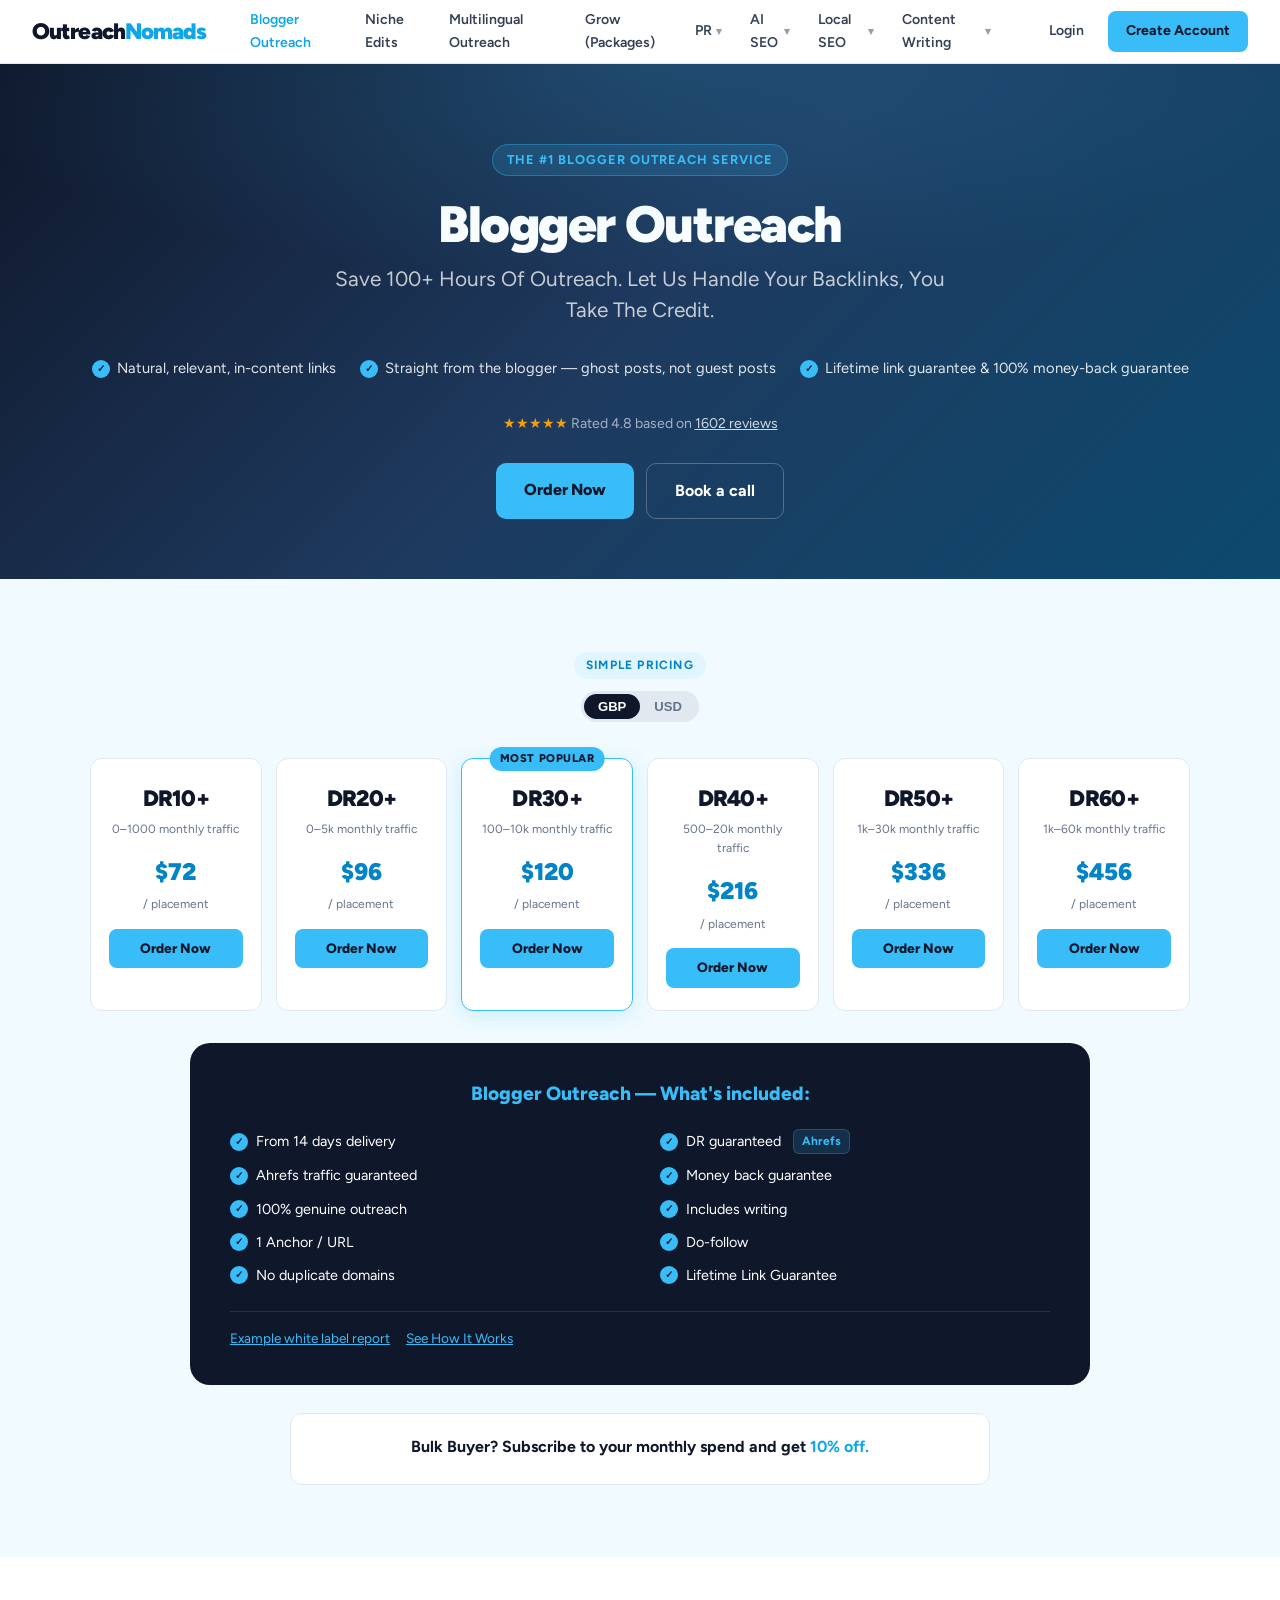
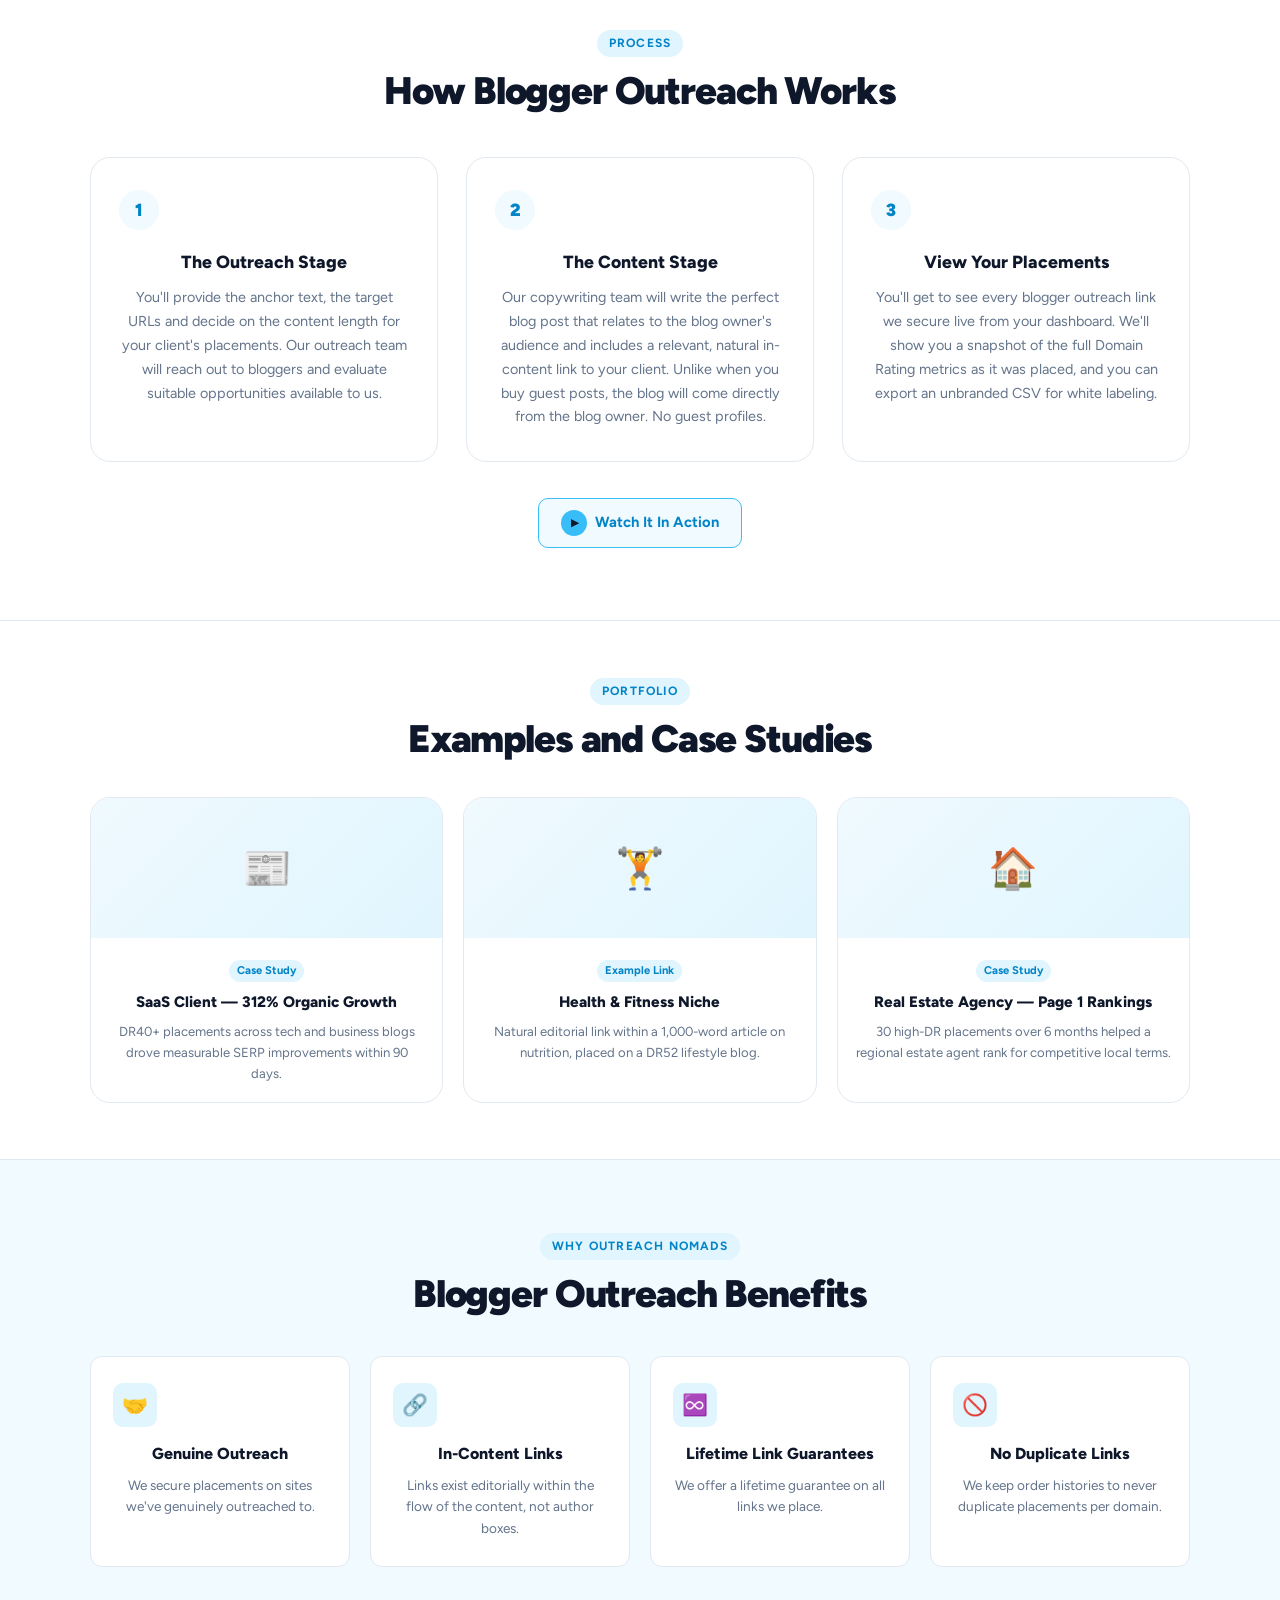
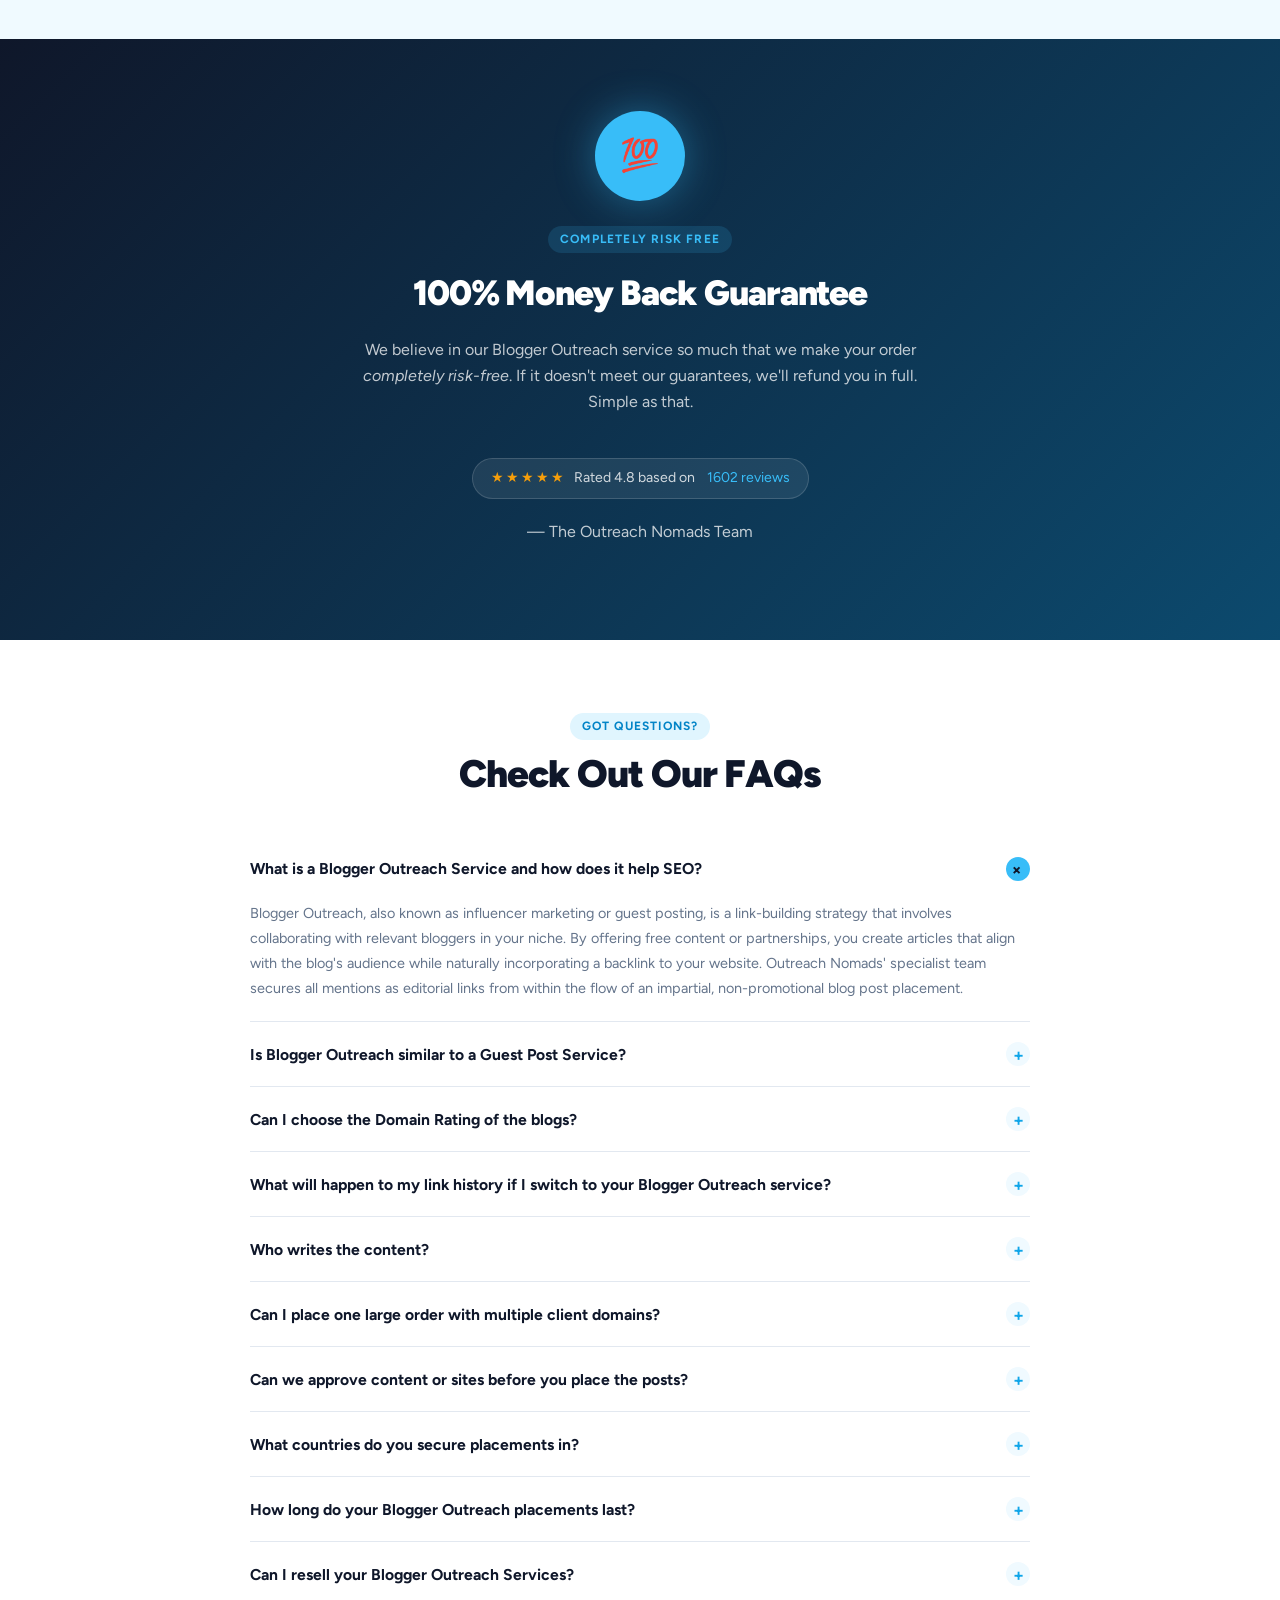
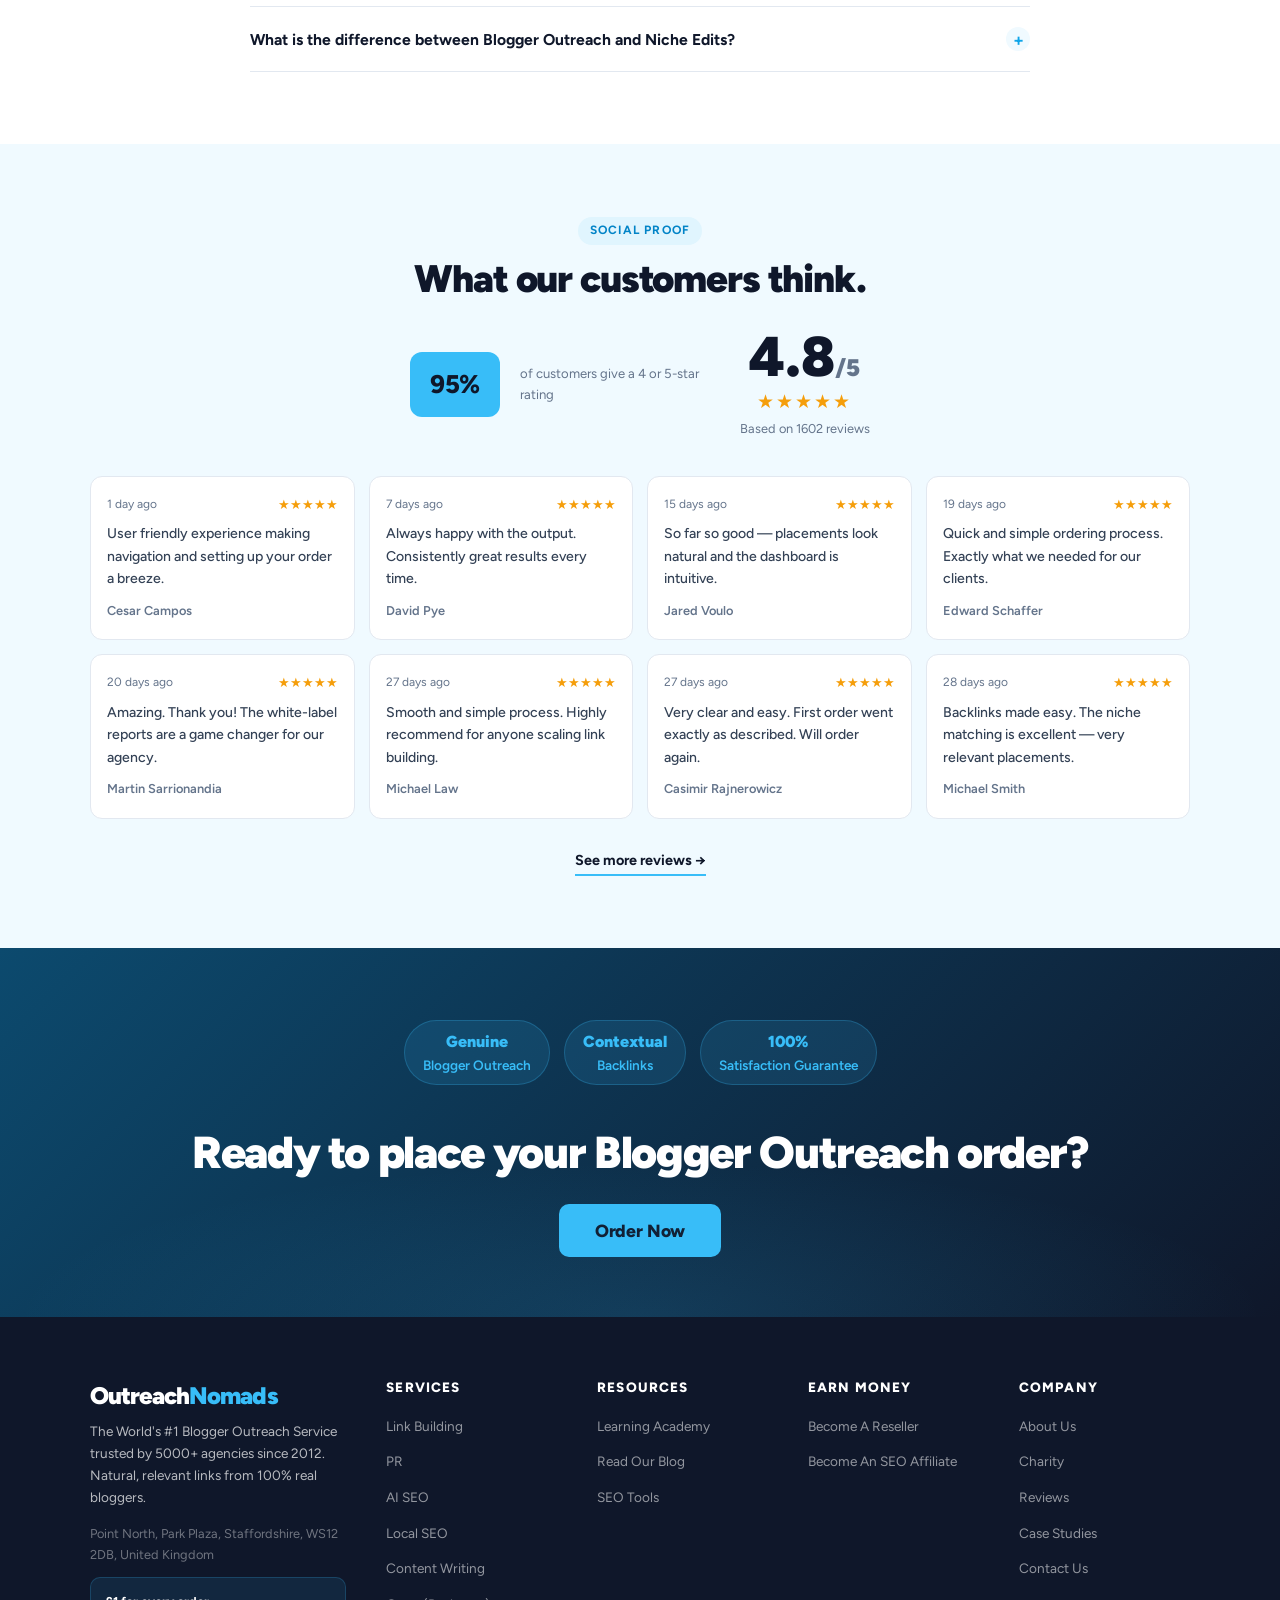
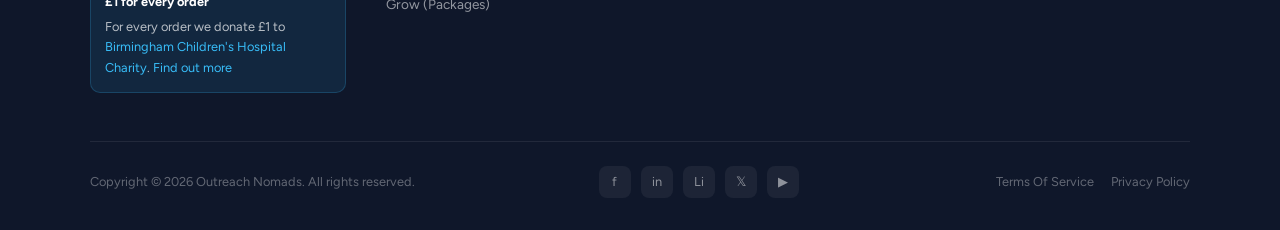
<file: outreach-nomads.html>
<!DOCTYPE html>
<html lang="en">
<head>
<meta charset="UTF-8"/>
<meta name="viewport" content="width=device-width, initial-scale=1.0"/>
<title>The #1 Blogger Outreach (Guest Posting) Service. Outreach Nomads.</title>
<link rel="preconnect" href="https://fonts.googleapis.com"/>
<link href="https://fonts.googleapis.com/css2?family=Figtree:ital,wght@0,300;0,400;0,500;0,600;0,700;0,800;0,900;1,400&display=swap" rel="stylesheet"/>
<style>
  :root {
    --brand: #38bdf8;
    --brand-dark: #0ea5e9;
    --brand-deeper: #0284c7;
    --brand-light: #e0f5fe;
    --brand-xlight: #f0faff;
    --dark: #0f172a;
    --mid: #334155;
    --soft: #64748b;
    --border: #e2e8f0;
    --white: #ffffff;
    --green-check: #22c55e;
    --star: #f59e0b;
    --radius: 12px;
    --radius-lg: 20px;
  }
  *, *::before, *::after { box-sizing: border-box; margin: 0; padding: 0; }
  html { scroll-behavior: smooth; }
  body {
    font-family: 'Figtree', sans-serif;
    color: var(--dark);
    background: #fff;
    line-height: 1.6;
    font-size: 16px;
  }
  a { text-decoration: none; color: inherit; }
  img { max-width: 100%; display: block; }

  /* ── NAV ── */
  nav {
    position: sticky; top: 0; z-index: 100;
    background: var(--white);
    border-bottom: 1px solid var(--border);
    padding: 0 32px;
    display: flex; align-items: center; gap: 32px;
    height: 64px;
  }
  .nav-logo {
    font-size: 1.4rem; font-weight: 900; color: var(--dark);
    letter-spacing: -0.04em; white-space: nowrap;
  }
  .nav-logo span { color: var(--brand-dark); }
  .nav-links {
    display: flex; align-items: center; gap: 4px; list-style: none; flex: 1;
  }
  .nav-links > li { position: relative; }
  .nav-links > li > a {
    padding: 8px 12px; border-radius: 8px; font-weight: 600; font-size: 0.88rem;
    color: var(--mid); transition: background 0.15s, color 0.15s;
    display: flex; align-items: center; gap: 4px;
  }
  .nav-links > li > a:hover { background: var(--brand-xlight); color: var(--brand-dark); }
  .nav-links > li > a.active { color: var(--brand-dark); }
  .nav-links .chevron { font-size: 0.7rem; opacity: 0.5; }
  .nav-actions { display: flex; align-items: center; gap: 10px; margin-left: auto; }
  .btn-login {
    font-size: 0.88rem; font-weight: 600; color: var(--mid);
    padding: 8px 14px; border-radius: 8px; transition: background 0.15s;
  }
  .btn-login:hover { background: var(--border); }
  .btn-signup {
    background: var(--brand); color: var(--dark); font-weight: 700;
    padding: 9px 18px; border-radius: 8px; font-size: 0.88rem;
    transition: background 0.15s;
  }
  .btn-signup:hover { background: var(--brand-dark); color: #fff; }

  /* ── HERO ── */
  .hero {
    background: linear-gradient(135deg, var(--dark) 0%, #1e3a5f 50%, #0c4a6e 100%);
    color: #fff;
    padding: 80px 32px 60px;
    text-align: center;
    position: relative; overflow: hidden;
  }
  .hero::before {
    content: '';
    position: absolute; inset: 0;
    background: radial-gradient(ellipse 80% 60% at 50% 0%, rgba(56,189,248,0.18) 0%, transparent 70%);
    pointer-events: none;
  }
  .hero-label {
    display: inline-block; background: rgba(56,189,248,0.15); border: 1px solid rgba(56,189,248,0.35);
    color: var(--brand); font-weight: 700; font-size: 0.8rem; letter-spacing: 0.08em; text-transform: uppercase;
    padding: 5px 14px; border-radius: 999px; margin-bottom: 20px;
  }
  .hero h1 {
    font-size: clamp(2rem, 5vw, 3.2rem); font-weight: 900; line-height: 1.1;
    letter-spacing: -0.03em; max-width: 760px; margin: 0 auto 10px;
  }
  .hero h2 {
    font-size: clamp(1rem, 2.5vw, 1.3rem); font-weight: 400; color: rgba(255,255,255,0.75);
    max-width: 640px; margin: 0 auto 32px; line-height: 1.5;
  }
  .hero-bullets {
    display: flex; flex-wrap: wrap; justify-content: center; gap: 10px 24px;
    margin-bottom: 32px; list-style: none;
  }
  .hero-bullets li {
    display: flex; align-items: center; gap: 7px;
    font-size: 0.92rem; color: rgba(255,255,255,0.88);
  }
  .hero-bullets li::before {
    content: '✓'; width: 18px; height: 18px; background: var(--brand);
    color: var(--dark); border-radius: 50%; display: flex; align-items: center; justify-content: center;
    font-size: 0.65rem; font-weight: 900; flex-shrink: 0;
  }
  .hero-rating { font-size: 0.88rem; color: rgba(255,255,255,0.6); margin-bottom: 28px; }
  .hero-rating span { color: var(--star); }
  .hero-rating a { color: rgba(255,255,255,0.8); text-decoration: underline; }
  .hero-ctas { display: flex; justify-content: center; gap: 12px; flex-wrap: wrap; }
  .btn-primary {
    background: var(--brand); color: var(--dark); font-weight: 800;
    padding: 14px 28px; border-radius: 10px; font-size: 1rem;
    transition: transform 0.15s, background 0.15s; letter-spacing: -0.01em;
  }
  .btn-primary:hover { background: var(--brand-dark); color: #fff; transform: translateY(-1px); }
  .btn-ghost {
    background: transparent; color: #fff; font-weight: 700;
    padding: 14px 28px; border-radius: 10px; font-size: 1rem;
    border: 1.5px solid rgba(255,255,255,0.25); transition: border-color 0.15s, background 0.15s;
  }
  .btn-ghost:hover { border-color: var(--brand); background: rgba(56,189,248,0.08); }

  /* ── SECTION WRAPPER ── */
  .section { padding: 72px 32px; }
  .section-center { text-align: center; }
  .container { max-width: 1100px; margin: 0 auto; }
  .section-tag {
    display: inline-block; background: var(--brand-light); color: var(--brand-deeper);
    font-weight: 700; font-size: 0.75rem; letter-spacing: 0.1em; text-transform: uppercase;
    padding: 4px 12px; border-radius: 999px; margin-bottom: 12px;
  }
  .section-title {
    font-size: clamp(1.6rem, 3.5vw, 2.4rem); font-weight: 900; letter-spacing: -0.03em; line-height: 1.15;
    margin-bottom: 14px;
  }
  .section-sub { font-size: 1rem; color: var(--soft); max-width: 560px; margin: 0 auto; }

  /* ── PRICING ── */
  .pricing-section { background: var(--brand-xlight); }
  .pricing-toggle {
    display: flex; align-items: center; justify-content: center; gap: 10px;
    margin-bottom: 36px; font-weight: 600; font-size: 0.88rem; color: var(--soft);
  }
  .toggle-pill {
    display: flex; background: var(--border); border-radius: 999px; padding: 3px;
  }
  .toggle-pill button {
    border: none; background: none; padding: 5px 14px; border-radius: 999px;
    font-weight: 600; font-size: 0.82rem; cursor: pointer; transition: all 0.15s;
    color: var(--soft);
  }
  .toggle-pill button.active { background: var(--dark); color: #fff; }
  .pricing-grid {
    display: grid;
    grid-template-columns: repeat(auto-fit, minmax(160px, 1fr));
    gap: 14px;
    margin-bottom: 32px;
  }
  .price-card {
    background: var(--white); border: 1.5px solid var(--border); border-radius: var(--radius);
    padding: 22px 18px; text-align: center; transition: border-color 0.15s, box-shadow 0.15s;
    position: relative; cursor: pointer;
  }
  .price-card:hover { border-color: var(--brand); box-shadow: 0 4px 20px rgba(56,189,248,0.15); }
  .price-card.popular { border-color: var(--brand); box-shadow: 0 4px 20px rgba(56,189,248,0.2); }
  .popular-badge {
    position: absolute; top: -12px; left: 50%; transform: translateX(-50%);
    background: var(--brand); color: var(--dark); font-size: 0.7rem; font-weight: 800;
    padding: 3px 10px; border-radius: 999px; white-space: nowrap; letter-spacing: 0.05em; text-transform: uppercase;
  }
  .price-tier {
    font-size: 1.4rem; font-weight: 900; color: var(--dark); letter-spacing: -0.03em; margin-bottom: 3px;
  }
  .price-traffic { font-size: 0.75rem; color: var(--soft); margin-bottom: 14px; }
  .price-amount { font-size: 1.5rem; font-weight: 900; color: var(--brand-deeper); margin-bottom: 4px; }
  .price-per { font-size: 0.75rem; color: var(--soft); margin-bottom: 14px; }
  .price-order {
    display: block; background: var(--brand); color: var(--dark); font-weight: 800;
    padding: 9px; border-radius: 8px; font-size: 0.85rem; transition: background 0.15s;
  }
  .price-order:hover { background: var(--brand-dark); color: #fff; }

  /* ── WHAT'S INCLUDED ── */
  .included-box {
    background: var(--dark); color: #fff; border-radius: var(--radius-lg);
    padding: 36px 40px; max-width: 900px; margin: 0 auto;
  }
  .included-box h3 { font-size: 1.2rem; font-weight: 800; margin-bottom: 20px; color: var(--brand); }
  .included-grid { display: grid; grid-template-columns: 1fr 1fr; gap: 10px 40px; margin-bottom: 24px; }
  .included-item { display: flex; align-items: center; gap: 8px; font-size: 0.9rem; }
  .included-item::before {
    content: '✓'; width: 18px; height: 18px; background: var(--brand);
    color: var(--dark); border-radius: 50%; display: flex; align-items: center; justify-content: center;
    font-size: 0.65rem; font-weight: 900; flex-shrink: 0;
  }
  .included-item.has-icon { display: flex; align-items: center; gap: 8px; }
  .ahrefs-badge {
    background: rgba(56,189,248,0.15); border: 1px solid rgba(56,189,248,0.25);
    border-radius: 6px; padding: 2px 8px; font-size: 0.75rem; font-weight: 700; color: var(--brand); margin-left: 4px;
  }
  .included-links {
    display: flex; gap: 16px; flex-wrap: wrap; padding-top: 16px;
    border-top: 1px solid rgba(255,255,255,0.1); font-size: 0.85rem;
  }
  .included-links a { color: var(--brand); text-decoration: underline; }
  .watch-btn {
    display: inline-flex; align-items: center; gap: 8px; background: var(--brand-xlight);
    border: 1.5px solid var(--brand); color: var(--brand-deeper); font-weight: 700;
    padding: 11px 22px; border-radius: 10px; font-size: 0.92rem; margin-top: 28px;
    transition: background 0.15s;
  }
  .watch-btn:hover { background: var(--brand-light); }
  .play-icon {
    width: 26px; height: 26px; background: var(--brand); border-radius: 50%;
    display: flex; align-items: center; justify-content: center;
  }
  .play-icon::after { content: '▶'; font-size: 0.6rem; color: var(--dark); margin-left: 2px; }

  /* ── HOW IT WORKS ── */
  .how-section { background: #fff; }
  .steps-grid { display: grid; grid-template-columns: repeat(auto-fit, minmax(280px, 1fr)); gap: 28px; margin-top: 44px; }
  .step-card { border: 1.5px solid var(--border); border-radius: var(--radius-lg); padding: 32px 28px; }
  .step-num {
    width: 40px; height: 40px; background: var(--brand-xlight); color: var(--brand-deeper);
    border-radius: 50%; display: flex; align-items: center; justify-content: center;
    font-weight: 900; font-size: 1.1rem; margin-bottom: 18px;
  }
  .step-card h3 { font-size: 1.1rem; font-weight: 800; margin-bottom: 10px; }
  .step-card p { font-size: 0.9rem; color: var(--soft); line-height: 1.65; }

  /* ── BENEFITS ── */
  .benefits-section { background: var(--brand-xlight); }
  .benefits-grid { display: grid; grid-template-columns: repeat(auto-fit, minmax(220px, 1fr)); gap: 20px; margin-top: 40px; }
  .benefit-card {
    background: var(--white); border-radius: var(--radius); padding: 26px 22px;
    border: 1.5px solid var(--border);
  }
  .benefit-icon {
    width: 44px; height: 44px; background: var(--brand-light); border-radius: 10px;
    display: flex; align-items: center; justify-content: center; font-size: 1.3rem; margin-bottom: 14px;
  }
  .benefit-card h3 { font-size: 1rem; font-weight: 800; margin-bottom: 8px; }
  .benefit-card p { font-size: 0.85rem; color: var(--soft); line-height: 1.6; }

  /* ── GUARANTEE ── */
  .guarantee-section {
    background: linear-gradient(135deg, var(--dark) 0%, #0c4a6e 100%);
    color: #fff; text-align: center;
  }
  .guarantee-badge {
    width: 90px; height: 90px; background: var(--brand); border-radius: 50%;
    display: flex; align-items: center; justify-content: center;
    font-size: 2rem; margin: 0 auto 24px;
    box-shadow: 0 0 40px rgba(56,189,248,0.4);
  }
  .guarantee-section h2 { font-size: clamp(1.6rem, 3.5vw, 2.2rem); font-weight: 900; margin-bottom: 16px; letter-spacing: -0.03em; }
  .guarantee-section p { color: rgba(255,255,255,0.75); max-width: 560px; margin: 0 auto 24px; font-size: 1rem; }
  .guarantee-sig { font-size: 0.88rem; color: rgba(255,255,255,0.5); margin-top: 24px; }
  .rating-pill {
    display: inline-flex; align-items: center; gap: 8px; background: rgba(255,255,255,0.08);
    border: 1px solid rgba(255,255,255,0.15); border-radius: 999px;
    padding: 8px 18px; font-size: 0.88rem; color: rgba(255,255,255,0.8); margin-top: 20px;
  }
  .stars { color: var(--star); letter-spacing: 2px; }

  /* ── FAQ ── */
  .faq-section { background: var(--white); }
  .faq-list { max-width: 780px; margin: 40px auto 0; }
  .faq-item { border-bottom: 1px solid var(--border); }
  .faq-q {
    width: 100%; text-align: left; background: none; border: none; cursor: pointer;
    padding: 20px 0; display: flex; justify-content: space-between; align-items: center;
    font-size: 0.98rem; font-weight: 700; color: var(--dark); gap: 16px;
    font-family: 'Figtree', sans-serif;
  }
  .faq-q:hover { color: var(--brand-dark); }
  .faq-icon {
    width: 24px; height: 24px; background: var(--brand-xlight); color: var(--brand-dark);
    border-radius: 50%; display: flex; align-items: center; justify-content: center;
    font-size: 1.1rem; flex-shrink: 0; transition: transform 0.2s;
  }
  .faq-item.open .faq-icon { transform: rotate(45deg); background: var(--brand); color: var(--dark); }
  .faq-a {
    font-size: 0.9rem; color: var(--soft); line-height: 1.75;
    max-height: 0; overflow: hidden; transition: max-height 0.3s ease, padding 0.3s;
  }
  .faq-item.open .faq-a { max-height: 500px; padding-bottom: 20px; }

  /* ── REVIEWS ── */
  .reviews-section { background: var(--brand-xlight); }
  .reviews-header { display: flex; align-items: center; justify-content: center; gap: 20px; flex-wrap: wrap; margin-bottom: 36px; }
  .overall-score { text-align: center; }
  .score-num { font-size: 3.5rem; font-weight: 900; color: var(--dark); line-height: 1; }
  .score-label { font-size: 0.8rem; color: var(--soft); }
  .percent-badge {
    background: var(--brand); color: var(--dark); font-weight: 800; font-size: 1.6rem;
    padding: 12px 20px; border-radius: var(--radius); letter-spacing: -0.02em;
  }
  .percent-label { font-size: 0.82rem; color: var(--soft); max-width: 200px; }
  .reviews-grid {
    display: grid; grid-template-columns: repeat(auto-fill, minmax(240px, 1fr));
    gap: 14px; margin-bottom: 28px;
  }
  .review-card {
    background: var(--white); border-radius: var(--radius); padding: 18px 16px;
    border: 1px solid var(--border);
  }
  .review-meta { display: flex; justify-content: space-between; margin-bottom: 8px; }
  .review-time { font-size: 0.75rem; color: var(--soft); }
  .review-stars { color: var(--star); font-size: 0.8rem; }
  .review-text { font-size: 0.88rem; color: var(--mid); margin-bottom: 10px; font-weight: 500; }
  .review-author { font-size: 0.8rem; color: var(--soft); font-weight: 600; }
  .see-more-btn {
    display: inline-flex; align-items: center; gap: 6px; color: var(--brand-darker);
    font-weight: 700; font-size: 0.9rem; border-bottom: 2px solid var(--brand); padding-bottom: 2px;
  }

  /* ── CTA BOTTOM ── */
  .cta-section {
    background: linear-gradient(135deg, #0c4a6e 0%, var(--dark) 100%);
    color: #fff; text-align: center; position: relative; overflow: hidden;
  }
  .cta-section::before {
    content: '';
    position: absolute; inset: 0;
    background: radial-gradient(ellipse 70% 60% at 50% 100%, rgba(56,189,248,0.12) 0%, transparent 70%);
  }
  .cta-pills { display: flex; justify-content: center; gap: 14px; flex-wrap: wrap; margin-bottom: 32px; }
  .cta-pill {
    background: rgba(56,189,248,0.12); border: 1px solid rgba(56,189,248,0.25);
    border-radius: 999px; padding: 8px 18px; font-size: 0.85rem; font-weight: 600; color: var(--brand);
  }
  .cta-pill span { font-size: 1rem; font-weight: 900; display: block; }
  .cta-section h2 { font-size: clamp(1.8rem, 4vw, 2.8rem); font-weight: 900; margin-bottom: 28px; letter-spacing: -0.03em; }

  /* ── FOOTER ── */
  footer {
    background: var(--dark); color: rgba(255,255,255,0.7);
    padding: 60px 32px 32px;
  }
  .footer-top { display: grid; grid-template-columns: 1.5fr repeat(4, 1fr); gap: 40px; margin-bottom: 48px; }
  .footer-brand h3 { font-size: 1.5rem; font-weight: 900; color: #fff; margin-bottom: 6px; letter-spacing: -0.04em; }
  .footer-brand h3 span { color: var(--brand); }
  .footer-brand p { font-size: 0.85rem; line-height: 1.6; margin-bottom: 16px; }
  .charity-box {
    background: rgba(56,189,248,0.1); border: 1px solid rgba(56,189,248,0.2);
    border-radius: 10px; padding: 14px; font-size: 0.8rem; line-height: 1.6;
  }
  .charity-box strong { color: #fff; display: block; margin-bottom: 4px; }
  .charity-box a { color: var(--brand); }
  .footer-col h4 { font-size: 0.85rem; font-weight: 800; color: #fff; margin-bottom: 14px; text-transform: uppercase; letter-spacing: 0.08em; }
  .footer-col ul { list-style: none; }
  .footer-col ul li { margin-bottom: 10px; }
  .footer-col ul li a { font-size: 0.85rem; color: rgba(255,255,255,0.55); transition: color 0.15s; }
  .footer-col ul li a:hover { color: var(--brand); }
  .footer-bottom {
    border-top: 1px solid rgba(255,255,255,0.08); padding-top: 24px;
    display: flex; justify-content: space-between; align-items: center; flex-wrap: gap;
    font-size: 0.8rem; color: rgba(255,255,255,0.35); gap: 14px; flex-wrap: wrap;
  }
  .footer-social { display: flex; gap: 10px; }
  .footer-social a {
    width: 32px; height: 32px; border-radius: 8px; background: rgba(255,255,255,0.06);
    display: flex; align-items: center; justify-content: center; font-size: 0.8rem;
    color: rgba(255,255,255,0.5); transition: background 0.15s, color 0.15s;
  }
  .footer-social a:hover { background: var(--brand); color: var(--dark); }
  .footer-legal a { color: rgba(255,255,255,0.35); margin-left: 14px; }
  .footer-legal a:hover { color: var(--brand); }

  /* ── EXAMPLES STRIP ── */
  .examples-section { background: #fff; border-top: 1px solid var(--border); border-bottom: 1px solid var(--border); padding: 56px 32px; }
  .example-cards { display: grid; grid-template-columns: repeat(auto-fill, minmax(280px, 1fr)); gap: 20px; margin-top: 36px; }
  .example-card {
    border: 1.5px solid var(--border); border-radius: var(--radius-lg); overflow: hidden;
    transition: box-shadow 0.15s, border-color 0.15s;
  }
  .example-card:hover { border-color: var(--brand); box-shadow: 0 4px 20px rgba(56,189,248,0.12); }
  .example-thumb {
    height: 140px; background: linear-gradient(135deg, var(--brand-xlight), var(--brand-light));
    display: flex; align-items: center; justify-content: center; font-size: 2.5rem;
  }
  .example-card-body { padding: 18px; }
  .example-card-body h4 { font-size: 0.95rem; font-weight: 800; margin-bottom: 6px; }
  .example-card-body p { font-size: 0.82rem; color: var(--soft); }
  .case-tag { display: inline-block; background: var(--brand-light); color: var(--brand-deeper); font-size: 0.7rem; font-weight: 700; padding: 2px 8px; border-radius: 999px; margin-bottom: 8px; }

  @media (max-width: 768px) {
    nav { padding: 0 16px; gap: 12px; }
    .nav-links { display: none; }
    .hero, .section { padding-left: 16px; padding-right: 16px; }
    .footer-top { grid-template-columns: 1fr 1fr; }
    .included-grid { grid-template-columns: 1fr; }
    .pricing-grid { grid-template-columns: repeat(2, 1fr); }
  }
</style>
</head>
<body>

<!-- NAV -->
<nav>
  <div class="nav-logo">Outreach<span>Nomads</span></div>
  <ul class="nav-links">
    <li><a href="#" class="active">Blogger Outreach</a></li>
    <li><a href="#">Niche Edits</a></li>
    <li><a href="#">Multilingual Outreach</a></li>
    <li><a href="#">Grow (Packages)</a></li>
    <li><a href="#">PR <span class="chevron">▾</span></a></li>
    <li><a href="#">AI SEO <span class="chevron">▾</span></a></li>
    <li><a href="#">Local SEO <span class="chevron">▾</span></a></li>
    <li><a href="#">Content Writing <span class="chevron">▾</span></a></li>
  </ul>
  <div class="nav-actions">
    <a href="#" class="btn-login">Login</a>
    <a href="#" class="btn-signup">Create Account</a>
  </div>
</nav>

<!-- HERO -->
<section class="hero">
  <div class="hero-label">The #1 Blogger Outreach Service</div>
  <h1>Blogger Outreach</h1>
  <h2>Save 100+ Hours Of Outreach. Let Us Handle Your Backlinks, You Take The Credit.</h2>
  <ul class="hero-bullets">
    <li>Natural, relevant, in-content links</li>
    <li>Straight from the blogger — ghost posts, not guest posts</li>
    <li>Lifetime link guarantee &amp; 100% money-back guarantee</li>
  </ul>
  <div class="hero-rating">
    <span>★★★★★</span> Rated 4.8 based on <a href="#">1602 reviews</a>
  </div>
  <div class="hero-ctas">
    <a href="#" class="btn-primary">Order Now</a>
    <a href="#" class="btn-ghost">Book a call</a>
  </div>
</section>

<!-- PRICING -->
<section class="section pricing-section">
  <div class="container section-center">
    <div class="section-tag">Simple pricing</div>
    <div class="pricing-toggle">
      <div class="toggle-pill">
        <button class="active">GBP</button>
        <button>USD</button>
      </div>
    </div>

    <div class="pricing-grid">
      <div class="price-card">
        <div class="price-tier">DR10+</div>
        <div class="price-traffic">0–1000 monthly traffic</div>
        <div class="price-amount">$72</div>
        <div class="price-per">/ placement</div>
        <a href="#" class="price-order">Order Now</a>
      </div>
      <div class="price-card">
        <div class="price-tier">DR20+</div>
        <div class="price-traffic">0–5k monthly traffic</div>
        <div class="price-amount">$96</div>
        <div class="price-per">/ placement</div>
        <a href="#" class="price-order">Order Now</a>
      </div>
      <div class="price-card popular">
        <div class="popular-badge">Most Popular</div>
        <div class="price-tier">DR30+</div>
        <div class="price-traffic">100–10k monthly traffic</div>
        <div class="price-amount">$120</div>
        <div class="price-per">/ placement</div>
        <a href="#" class="price-order">Order Now</a>
      </div>
      <div class="price-card">
        <div class="price-tier">DR40+</div>
        <div class="price-traffic">500–20k monthly traffic</div>
        <div class="price-amount">$216</div>
        <div class="price-per">/ placement</div>
        <a href="#" class="price-order">Order Now</a>
      </div>
      <div class="price-card">
        <div class="price-tier">DR50+</div>
        <div class="price-traffic">1k–30k monthly traffic</div>
        <div class="price-amount">$336</div>
        <div class="price-per">/ placement</div>
        <a href="#" class="price-order">Order Now</a>
      </div>
      <div class="price-card">
        <div class="price-tier">DR60+</div>
        <div class="price-traffic">1k–60k monthly traffic</div>
        <div class="price-amount">$456</div>
        <div class="price-per">/ placement</div>
        <a href="#" class="price-order">Order Now</a>
      </div>
    </div>

    <div class="included-box">
      <h3>Blogger Outreach — What's included:</h3>
      <div class="included-grid">
        <div class="included-item">From 14 days delivery</div>
        <div class="included-item">DR guaranteed <span class="ahrefs-badge">Ahrefs</span></div>
        <div class="included-item">Ahrefs traffic guaranteed</div>
        <div class="included-item">Money back guarantee</div>
        <div class="included-item">100% genuine outreach</div>
        <div class="included-item">Includes writing</div>
        <div class="included-item">1 Anchor / URL</div>
        <div class="included-item">Do-follow</div>
        <div class="included-item">No duplicate domains</div>
        <div class="included-item">Lifetime Link Guarantee</div>
      </div>
      <div class="included-links">
        <a href="#">Example white label report</a>
        <a href="#">See How It Works</a>
      </div>
    </div>

    <div style="margin-top:28px; text-align:center; padding:20px; background:var(--white); border-radius:var(--radius); border:1.5px solid var(--border); max-width:700px; margin-left:auto; margin-right:auto;">
      <p style="font-size:1rem; font-weight:700; margin-bottom:4px;">Bulk Buyer? Subscribe to your monthly spend and get <span style="color:var(--brand-dark)">10% off.</span></p>
    </div>
  </div>
</section>

<!-- HOW IT WORKS -->
<section class="section how-section">
  <div class="container section-center">
    <div class="section-tag">Process</div>
    <h2 class="section-title">How Blogger Outreach Works</h2>
    <div class="steps-grid">
      <div class="step-card">
        <div class="step-num">1</div>
        <h3>The Outreach Stage</h3>
        <p>You'll provide the anchor text, the target URLs and decide on the content length for your client's placements. Our outreach team will reach out to bloggers and evaluate suitable opportunities available to us.</p>
      </div>
      <div class="step-card">
        <div class="step-num">2</div>
        <h3>The Content Stage</h3>
        <p>Our copywriting team will write the perfect blog post that relates to the blog owner's audience and includes a relevant, natural in-content link to your client. Unlike when you buy guest posts, the blog will come directly from the blog owner. No guest profiles.</p>
      </div>
      <div class="step-card">
        <div class="step-num">3</div>
        <h3>View Your Placements</h3>
        <p>You'll get to see every blogger outreach link we secure live from your dashboard. We'll show you a snapshot of the full Domain Rating metrics as it was placed, and you can export an unbranded CSV for white labeling.</p>
      </div>
    </div>
    <a href="#" class="watch-btn" style="margin-top:36px;">
      <span class="play-icon"></span>
      Watch It In Action
    </a>
  </div>
</section>

<!-- EXAMPLES & CASE STUDIES -->
<section class="examples-section">
  <div class="container section-center">
    <div class="section-tag">Portfolio</div>
    <h2 class="section-title">Examples and Case Studies</h2>
    <div class="example-cards">
      <div class="example-card">
        <div class="example-thumb">📰</div>
        <div class="example-card-body">
          <span class="case-tag">Case Study</span>
          <h4>SaaS Client — 312% Organic Growth</h4>
          <p>DR40+ placements across tech and business blogs drove measurable SERP improvements within 90 days.</p>
        </div>
      </div>
      <div class="example-card">
        <div class="example-thumb">🏋️</div>
        <div class="example-card-body">
          <span class="case-tag">Example Link</span>
          <h4>Health &amp; Fitness Niche</h4>
          <p>Natural editorial link within a 1,000-word article on nutrition, placed on a DR52 lifestyle blog.</p>
        </div>
      </div>
      <div class="example-card">
        <div class="example-thumb">🏠</div>
        <div class="example-card-body">
          <span class="case-tag">Case Study</span>
          <h4>Real Estate Agency — Page 1 Rankings</h4>
          <p>30 high-DR placements over 6 months helped a regional estate agent rank for competitive local terms.</p>
        </div>
      </div>
    </div>
  </div>
</section>

<!-- BENEFITS -->
<section class="section benefits-section">
  <div class="container section-center">
    <div class="section-tag">Why Outreach Nomads</div>
    <h2 class="section-title">Blogger Outreach Benefits</h2>
    <div class="benefits-grid">
      <div class="benefit-card">
        <div class="benefit-icon">🤝</div>
        <h3>Genuine Outreach</h3>
        <p>We secure placements on sites we've genuinely outreached to.</p>
      </div>
      <div class="benefit-card">
        <div class="benefit-icon">🔗</div>
        <h3>In-Content Links</h3>
        <p>Links exist editorially within the flow of the content, not author boxes.</p>
      </div>
      <div class="benefit-card">
        <div class="benefit-icon">♾️</div>
        <h3>Lifetime Link Guarantees</h3>
        <p>We offer a lifetime guarantee on all links we place.</p>
      </div>
      <div class="benefit-card">
        <div class="benefit-icon">🚫</div>
        <h3>No Duplicate Links</h3>
        <p>We keep order histories to never duplicate placements per domain.</p>
      </div>
    </div>
  </div>
</section>

<!-- GUARANTEE -->
<section class="section guarantee-section">
  <div class="container">
    <div class="guarantee-badge">💯</div>
    <div class="section-tag" style="background:rgba(56,189,248,0.15); color:var(--brand);">Completely risk free</div>
    <h2>100% Money Back Guarantee</h2>
    <p>We believe in our Blogger Outreach service so much that we make your order <em>completely risk-free</em>. If it doesn't meet our guarantees, we'll refund you in full. Simple as that.</p>
    <div class="rating-pill">
      <span class="stars">★★★★★</span>
      Rated 4.8 based on <a href="#" style="color:var(--brand); margin-left:4px;">1602 reviews</a>
    </div>
    <p class="guarantee-sig" style="margin-top:20px;">— The Outreach Nomads Team</p>
  </div>
</section>

<!-- FAQ -->
<section class="section faq-section">
  <div class="container">
    <div class="section-center">
      <div class="section-tag">Got Questions?</div>
      <h2 class="section-title">Check Out Our FAQs</h2>
    </div>
    <div class="faq-list">

      <div class="faq-item open">
        <button class="faq-q" onclick="toggleFAQ(this)">
          What is a Blogger Outreach Service and how does it help SEO?
          <span class="faq-icon">+</span>
        </button>
        <div class="faq-a">
          Blogger Outreach, also known as influencer marketing or guest posting, is a link-building strategy that involves collaborating with relevant bloggers in your niche. By offering free content or partnerships, you create articles that align with the blog's audience while naturally incorporating a backlink to your website. Outreach Nomads' specialist team secures all mentions as editorial links from within the flow of an impartial, non-promotional blog post placement.
        </div>
      </div>

      <div class="faq-item">
        <button class="faq-q" onclick="toggleFAQ(this)">
          Is Blogger Outreach similar to a Guest Post Service?
          <span class="faq-icon">+</span>
        </button>
        <div class="faq-a">
          Outreach Nomads' blogger outreach service differs from traditional guest posting by offering more natural link placement. While guest posts often include links in an author bio, blogger outreach integrates editorial links directly within the content, written in collaboration with the blog owner. This type of link placement is seen as more authoritative by search engines like Google.
        </div>
      </div>

      <div class="faq-item">
        <button class="faq-q" onclick="toggleFAQ(this)">
          Can I choose the Domain Rating of the blogs?
          <span class="faq-icon">+</span>
        </button>
        <div class="faq-a">
          Absolutely! You choose the DR (Domain Rating) metrics you require for each placement. Domain Rating is updated regularly, so our system will show you the DR metrics at the time of placement. We use Ahrefs' Domain Rating (DR).
        </div>
      </div>

      <div class="faq-item">
        <button class="faq-q" onclick="toggleFAQ(this)">
          What will happen to my link history if I switch to your Blogger Outreach service?
          <span class="faq-icon">+</span>
        </button>
        <div class="faq-a">
          You don't need to worry about link history. Our dashboard, powered by the Ahrefs API, cross-references live Ahrefs link data to ensure we never duplicate link placements.
        </div>
      </div>

      <div class="faq-item">
        <button class="faq-q" onclick="toggleFAQ(this)">
          Who writes the content?
          <span class="faq-icon">+</span>
        </button>
        <div class="faq-a">
          We have exceptionally talented in-house writers who will create original, magazine-quality content designed to educate the website owner's target audience while naturally incorporating your client's link. Unlike guest blogging services, the content will appear to be written by the blog owner, for a more natural result.
        </div>
      </div>

      <div class="faq-item">
        <button class="faq-q" onclick="toggleFAQ(this)">
          Can I place one large order with multiple client domains?
          <span class="faq-icon">+</span>
        </button>
        <div class="faq-a">
          Absolutely! Our Blogger Outreach Services allow you to select any quantity during the ordering process and customize your Domain Rating requirements and word counts. Just input your anchor text and target URLs for each entry. You can tag orders in your dashboard to help track which clients you have ordered for within each order.
        </div>
      </div>

      <div class="faq-item">
        <button class="faq-q" onclick="toggleFAQ(this)">
          Can we approve content or sites before you place the posts?
          <span class="faq-icon">+</span>
        </button>
        <div class="faq-a">
          While you won't be able to pre-approve blog post placements, you can track the live progress and view secured placements directly in your dashboard. The content is non-promotional and written in a ghost-blogging style, making pre-approval unnecessary.
        </div>
      </div>

      <div class="faq-item">
        <button class="faq-q" onclick="toggleFAQ(this)">
          What countries do you secure placements in?
          <span class="faq-icon">+</span>
        </button>
        <div class="faq-a">
          Our blogger outreach campaigns secure placements on English-speaking blogs. For UK, AUS &amp; CAN clients, we always look for blogs from those countries in the first instance, but we cannot guarantee them 100% of the time. In these cases, we fall back on blogs that have a worldwide audience (.com/.net, etc), which still pass the link authority.
        </div>
      </div>

      <div class="faq-item">
        <button class="faq-q" onclick="toggleFAQ(this)">
          How long do your Blogger Outreach placements last?
          <span class="faq-icon">+</span>
        </button>
        <div class="faq-a">
          Blogger Outreach placements typically last indefinitely, and we offer a <strong>lifetime guarantee on all links</strong>. Most will remain active for many years. If a link is removed or placement goes down, let us know, and we'll be happy to replace it for you.
        </div>
      </div>

      <div class="faq-item">
        <button class="faq-q" onclick="toggleFAQ(this)">
          Can I resell your Blogger Outreach Services?
          <span class="faq-icon">+</span>
        </button>
        <div class="faq-a">
          As an outsourced link-building agency, our Blogger Outreach Service is simple to order and specifically designed for reselling. With a white-label CSV report provided, your clients will never know Outreach Nomads was part of their blogger outreach campaign.
        </div>
      </div>

      <div class="faq-item">
        <button class="faq-q" onclick="toggleFAQ(this)">
          What is the difference between Blogger Outreach and Niche Edits?
          <span class="faq-icon">+</span>
        </button>
        <div class="faq-a">
          Our Blogger Outreach Service secures links within brand-new content, whereas Niche Edits is more like a link insertion. The Niche Edits process includes reaching out to a blogger and asking them to insert a text addition into an old article, which will contain your link.
        </div>
      </div>

    </div>
  </div>
</section>

<!-- REVIEWS -->
<section class="section reviews-section">
  <div class="container">
    <div class="section-center" style="margin-bottom:28px;">
      <div class="section-tag">Social Proof</div>
      <h2 class="section-title">What our customers think.</h2>
    </div>
    <div class="reviews-header">
      <div class="percent-badge">95%</div>
      <div class="percent-label">of customers give a 4 or 5-star rating</div>
      <div class="overall-score">
        <div class="score-num">4.8<span style="font-size:1.5rem; color:var(--soft)">/5</span></div>
        <div class="stars" style="font-size:1.2rem; margin: 2px 0; color:var(--star)">★★★★★</div>
        <div class="score-label">Based on 1602 reviews</div>
      </div>
    </div>

    <div class="reviews-grid">
      <div class="review-card">
        <div class="review-meta"><span class="review-time">1 day ago</span><span class="review-stars">★★★★★</span></div>
        <div class="review-text">User friendly experience making navigation and setting up your order a breeze.</div>
        <div class="review-author">Cesar Campos</div>
      </div>
      <div class="review-card">
        <div class="review-meta"><span class="review-time">7 days ago</span><span class="review-stars">★★★★★</span></div>
        <div class="review-text">Always happy with the output. Consistently great results every time.</div>
        <div class="review-author">David Pye</div>
      </div>
      <div class="review-card">
        <div class="review-meta"><span class="review-time">15 days ago</span><span class="review-stars">★★★★★</span></div>
        <div class="review-text">So far so good — placements look natural and the dashboard is intuitive.</div>
        <div class="review-author">Jared Voulo</div>
      </div>
      <div class="review-card">
        <div class="review-meta"><span class="review-time">19 days ago</span><span class="review-stars">★★★★★</span></div>
        <div class="review-text">Quick and simple ordering process. Exactly what we needed for our clients.</div>
        <div class="review-author">Edward Schaffer</div>
      </div>
      <div class="review-card">
        <div class="review-meta"><span class="review-time">20 days ago</span><span class="review-stars">★★★★★</span></div>
        <div class="review-text">Amazing. Thank you! The white-label reports are a game changer for our agency.</div>
        <div class="review-author">Martin Sarrionandia</div>
      </div>
      <div class="review-card">
        <div class="review-meta"><span class="review-time">27 days ago</span><span class="review-stars">★★★★★</span></div>
        <div class="review-text">Smooth and simple process. Highly recommend for anyone scaling link building.</div>
        <div class="review-author">Michael Law</div>
      </div>
      <div class="review-card">
        <div class="review-meta"><span class="review-time">27 days ago</span><span class="review-stars">★★★★★</span></div>
        <div class="review-text">Very clear and easy. First order went exactly as described. Will order again.</div>
        <div class="review-author">Casimir Rajnerowicz</div>
      </div>
      <div class="review-card">
        <div class="review-meta"><span class="review-time">28 days ago</span><span class="review-stars">★★★★★</span></div>
        <div class="review-text">Backlinks made easy. The niche matching is excellent — very relevant placements.</div>
        <div class="review-author">Michael Smith</div>
      </div>
    </div>

    <div style="text-align:center; margin-top:8px;">
      <a href="#" class="see-more-btn">See more reviews →</a>
    </div>
  </div>
</section>

<!-- CTA BOTTOM -->
<section class="section cta-section">
  <div class="container">
    <div class="cta-pills">
      <div class="cta-pill"><span>Genuine</span>Blogger Outreach</div>
      <div class="cta-pill"><span>Contextual</span>Backlinks</div>
      <div class="cta-pill"><span>100%</span>Satisfaction Guarantee</div>
    </div>
    <h2>Ready to place your Blogger Outreach order?</h2>
    <a href="#" class="btn-primary" style="font-size:1.1rem; padding:16px 36px;">Order Now</a>
  </div>
</section>

<!-- FOOTER -->
<footer>
  <div class="container">
    <div class="footer-top">
      <div class="footer-brand">
        <h3>Outreach<span>Nomads</span></h3>
        <p>The World's #1 Blogger Outreach Service trusted by 5000+ agencies since 2012. Natural, relevant links from 100% real bloggers.</p>
        <p style="font-size:0.8rem; color:rgba(255,255,255,0.4); margin-bottom:12px;">Point North, Park Plaza, Staffordshire, WS12 2DB, United Kingdom</p>
        <div class="charity-box">
          <strong>£1 for every order</strong>
          For every order we donate £1 to <a href="#">Birmingham Children's Hospital Charity</a>. <a href="#">Find out more</a>
        </div>
      </div>
      <div class="footer-col">
        <h4>Services</h4>
        <ul>
          <li><a href="#">Link Building</a></li>
          <li><a href="#">PR</a></li>
          <li><a href="#">AI SEO</a></li>
          <li><a href="#">Local SEO</a></li>
          <li><a href="#">Content Writing</a></li>
          <li><a href="#">Grow (Packages)</a></li>
        </ul>
      </div>
      <div class="footer-col">
        <h4>Resources</h4>
        <ul>
          <li><a href="#">Learning Academy</a></li>
          <li><a href="#">Read Our Blog</a></li>
          <li><a href="#">SEO Tools</a></li>
        </ul>
      </div>
      <div class="footer-col">
        <h4>Earn Money</h4>
        <ul>
          <li><a href="#">Become A Reseller</a></li>
          <li><a href="#">Become An SEO Affiliate</a></li>
        </ul>
      </div>
      <div class="footer-col">
        <h4>Company</h4>
        <ul>
          <li><a href="#">About Us</a></li>
          <li><a href="#">Charity</a></li>
          <li><a href="#">Reviews</a></li>
          <li><a href="#">Case Studies</a></li>
          <li><a href="#">Contact Us</a></li>
        </ul>
      </div>
    </div>

    <div class="footer-bottom">
      <div>Copyright © 2026 Outreach Nomads. All rights reserved.</div>
      <div class="footer-social">
        <a href="#" title="Facebook">f</a>
        <a href="#" title="Instagram">in</a>
        <a href="#" title="LinkedIn">Li</a>
        <a href="#" title="X / Twitter">𝕏</a>
        <a href="#" title="YouTube">▶</a>
      </div>
      <div class="footer-legal">
        <a href="#">Terms Of Service</a>
        <a href="#">Privacy Policy</a>
      </div>
    </div>
  </div>
</footer>

<script>
  // Toggle pricing currency
  document.querySelectorAll('.toggle-pill button').forEach(btn => {
    btn.addEventListener('click', () => {
      document.querySelectorAll('.toggle-pill button').forEach(b => b.classList.remove('active'));
      btn.classList.add('active');
    });
  });

  // FAQ accordion
  function toggleFAQ(btn) {
    const item = btn.closest('.faq-item');
    const isOpen = item.classList.contains('open');
    document.querySelectorAll('.faq-item').forEach(i => i.classList.remove('open'));
    if (!isOpen) item.classList.add('open');
  }
</script>
</body>
</html>
</file>
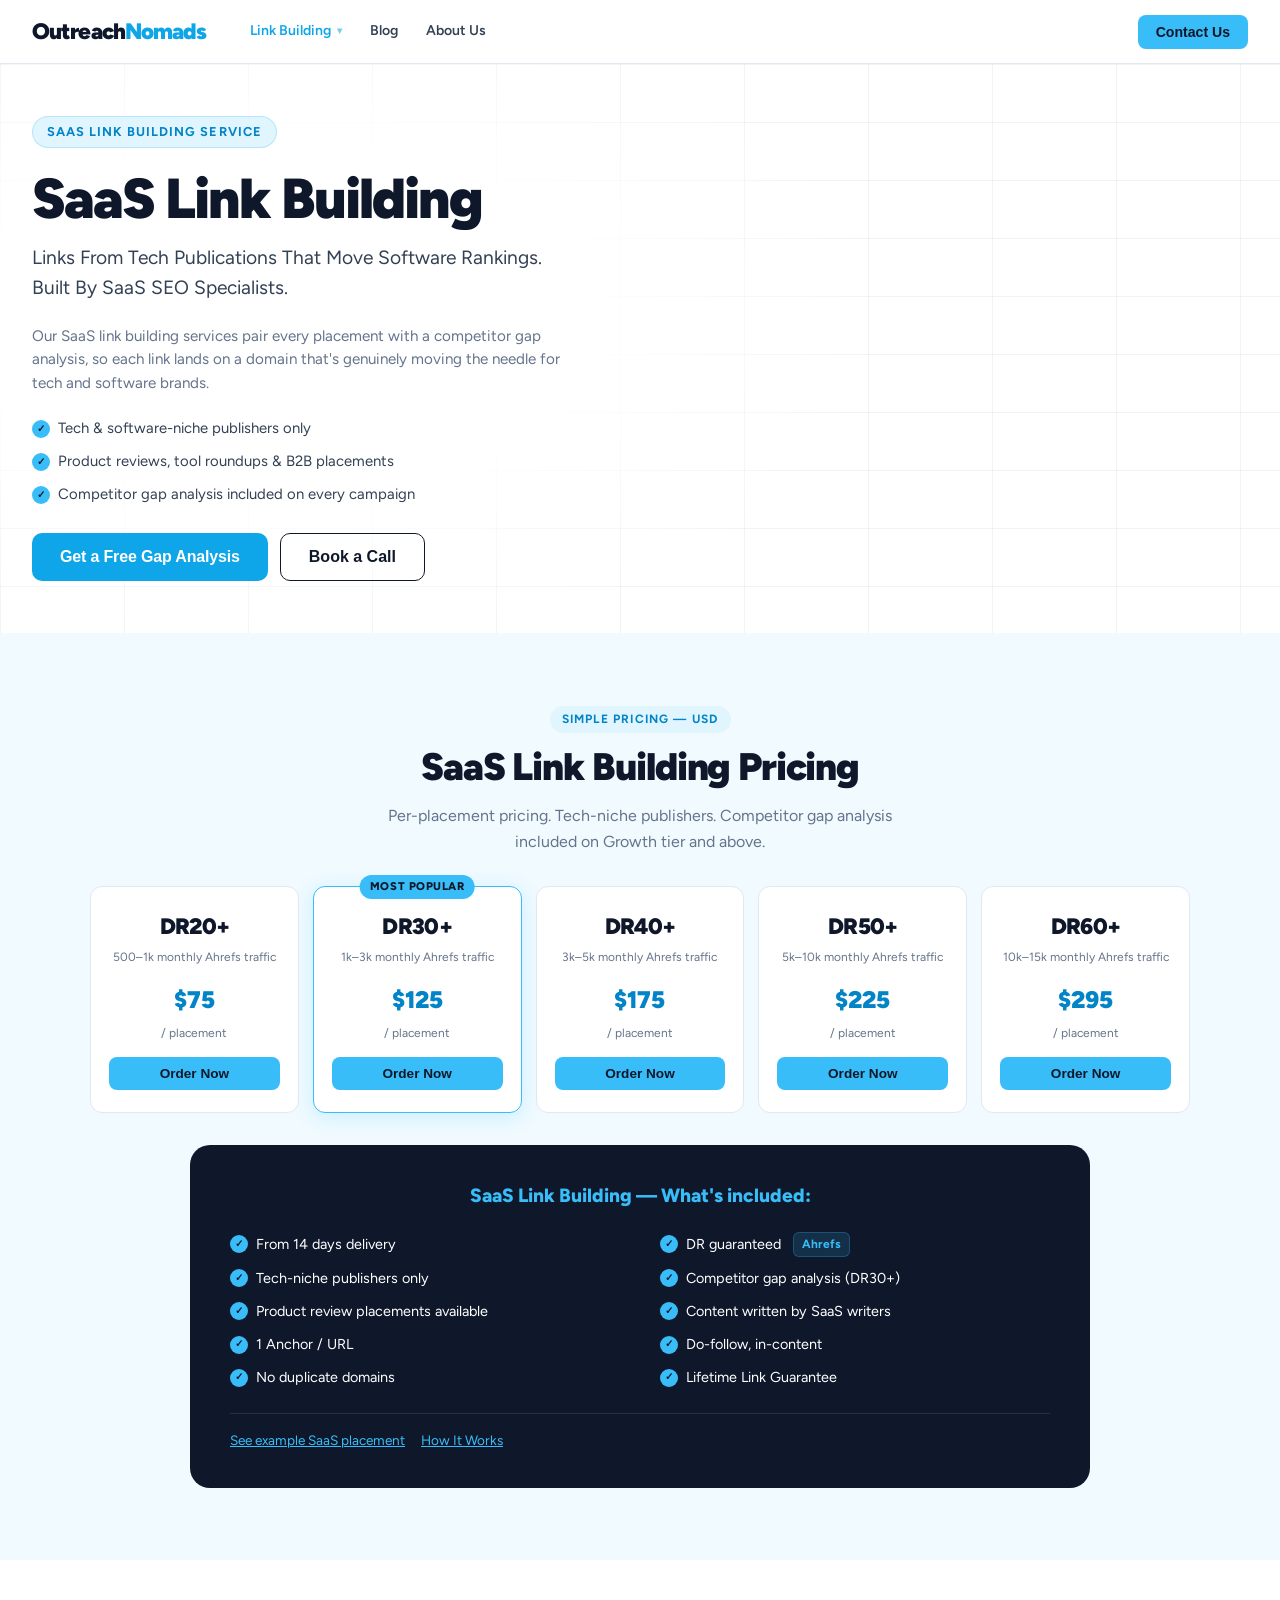
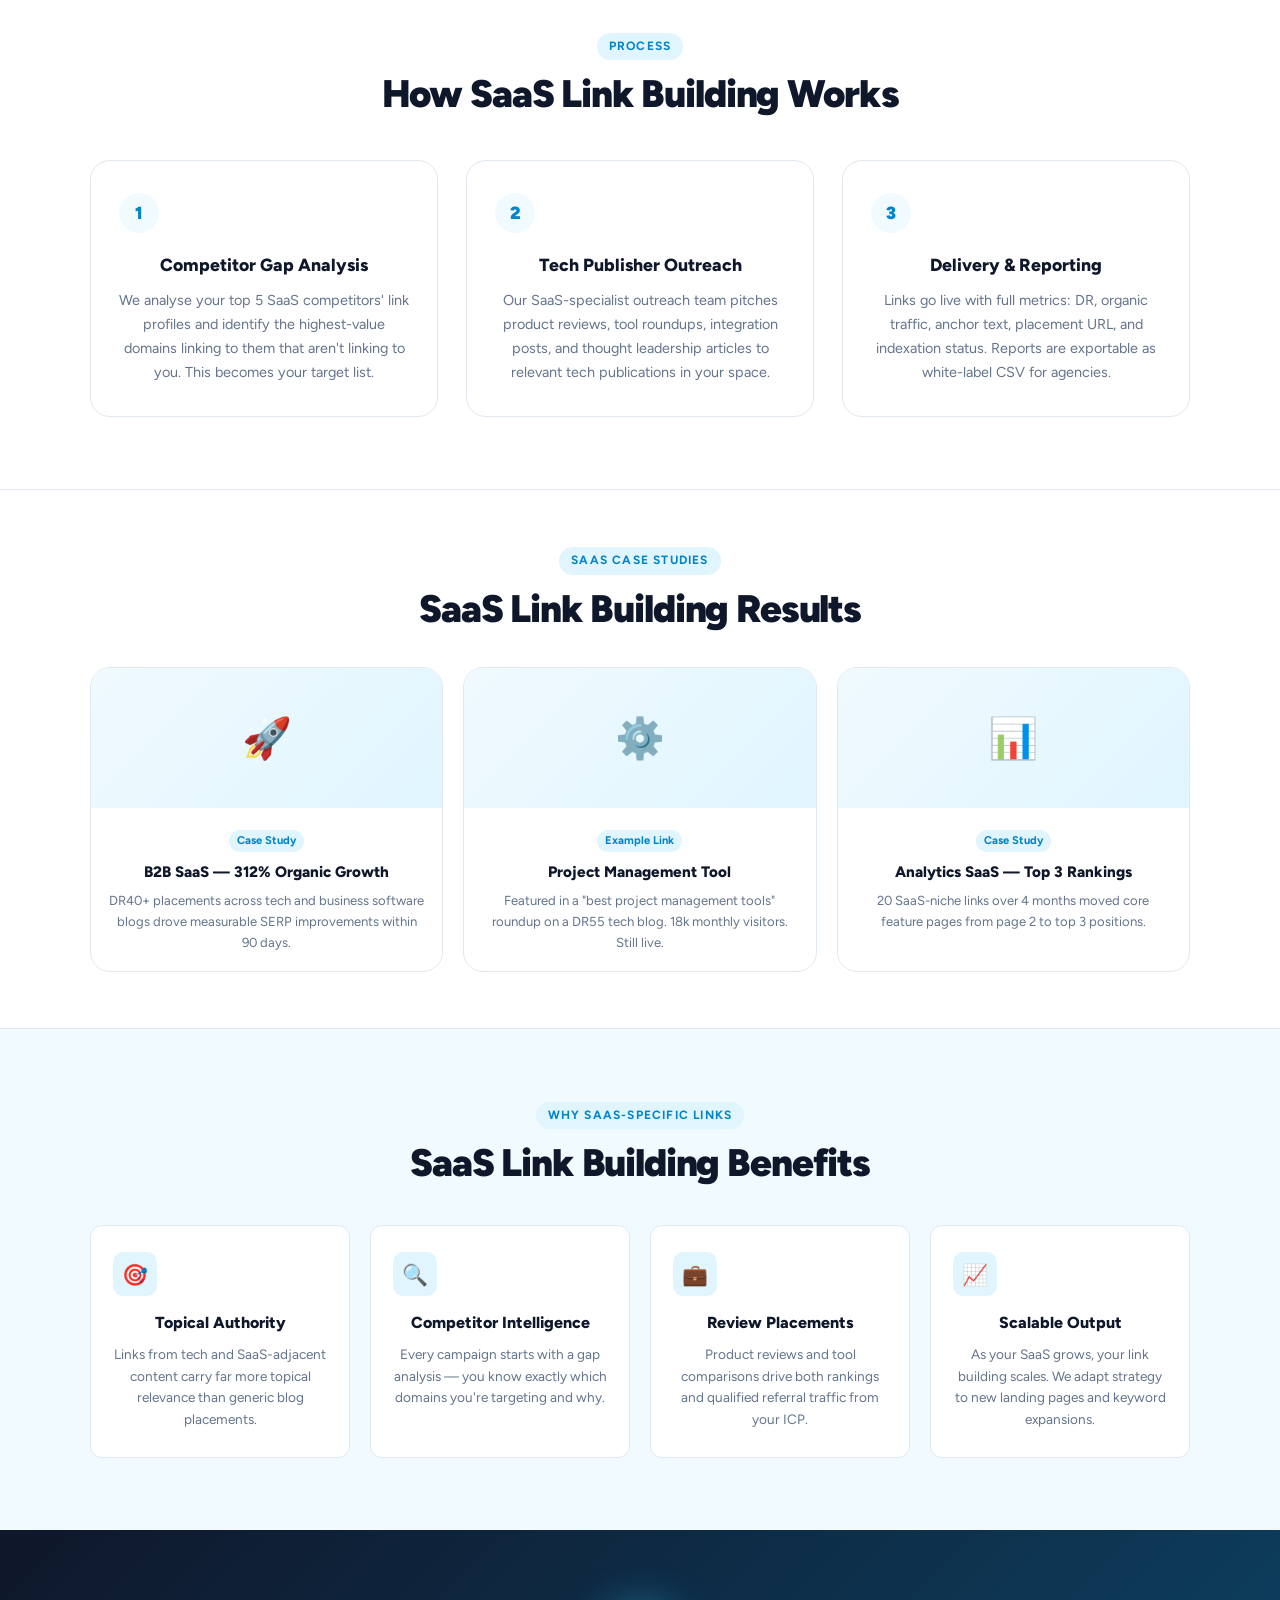
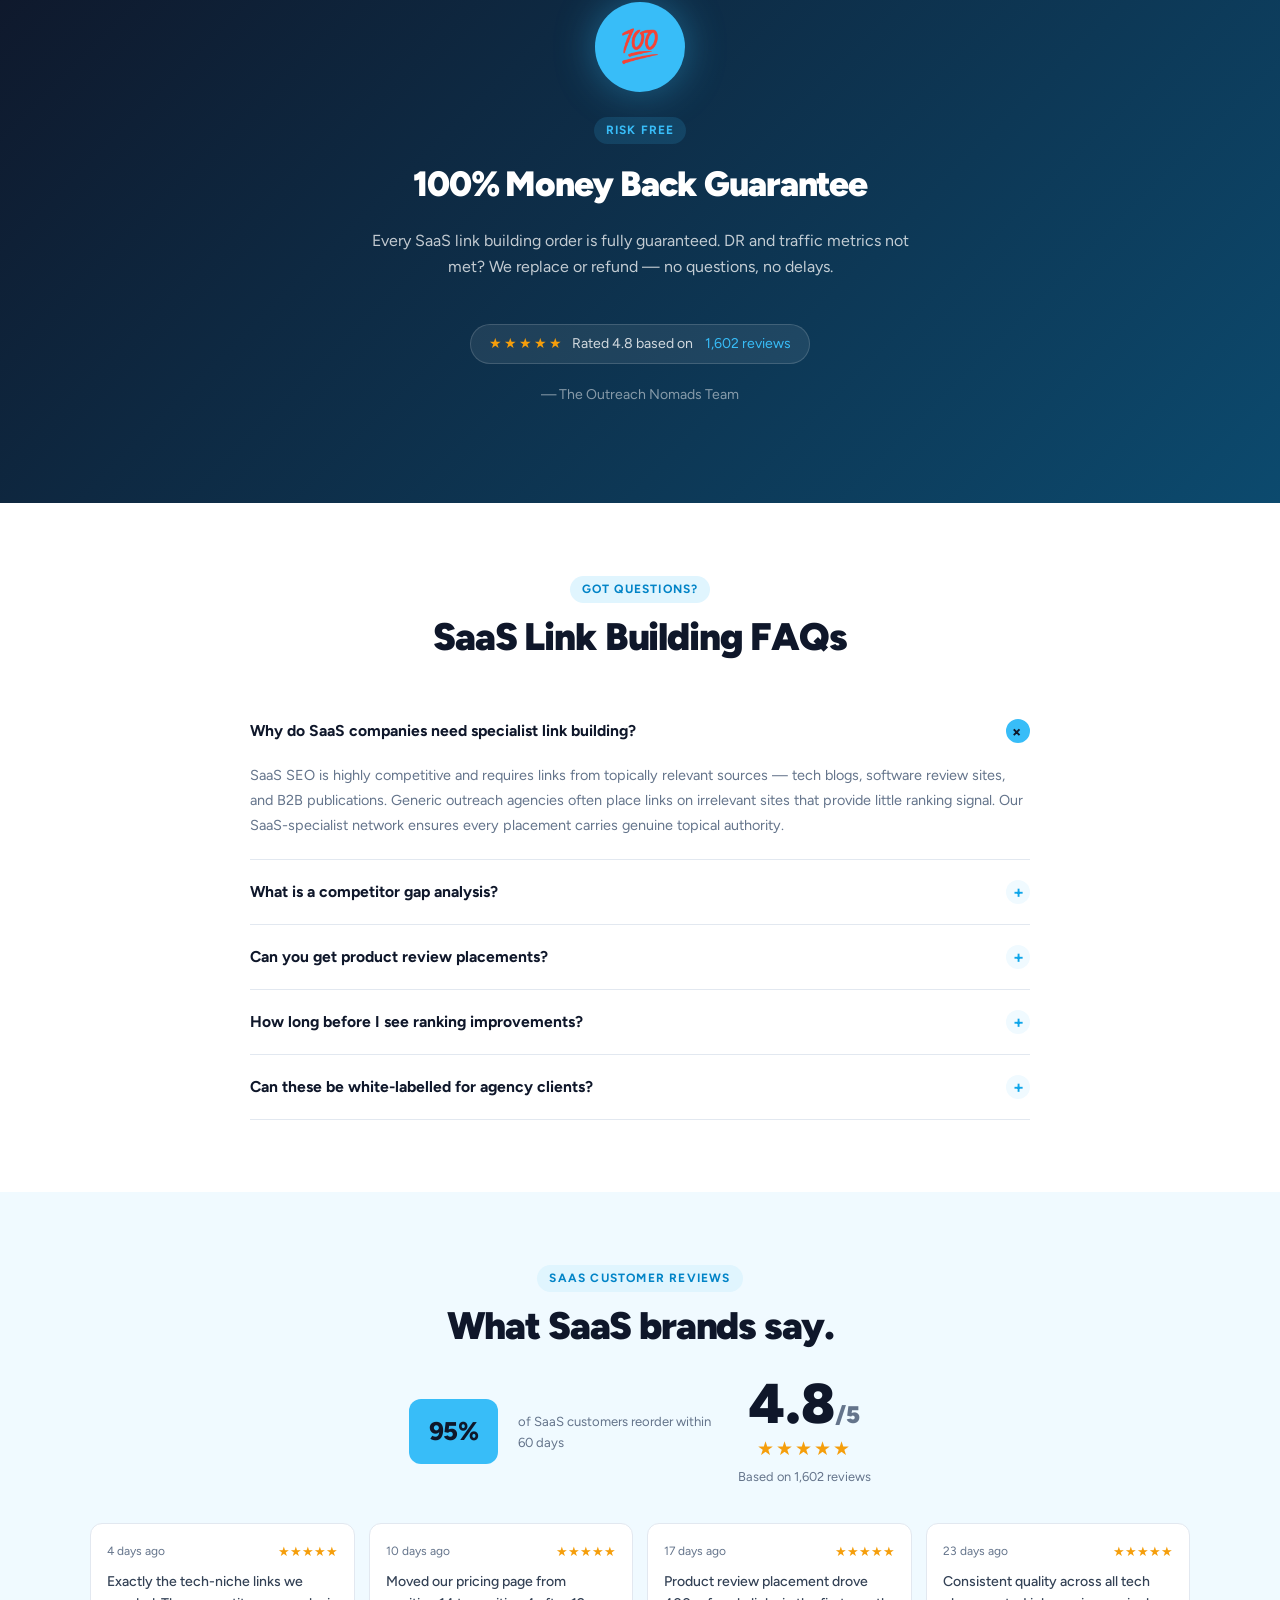
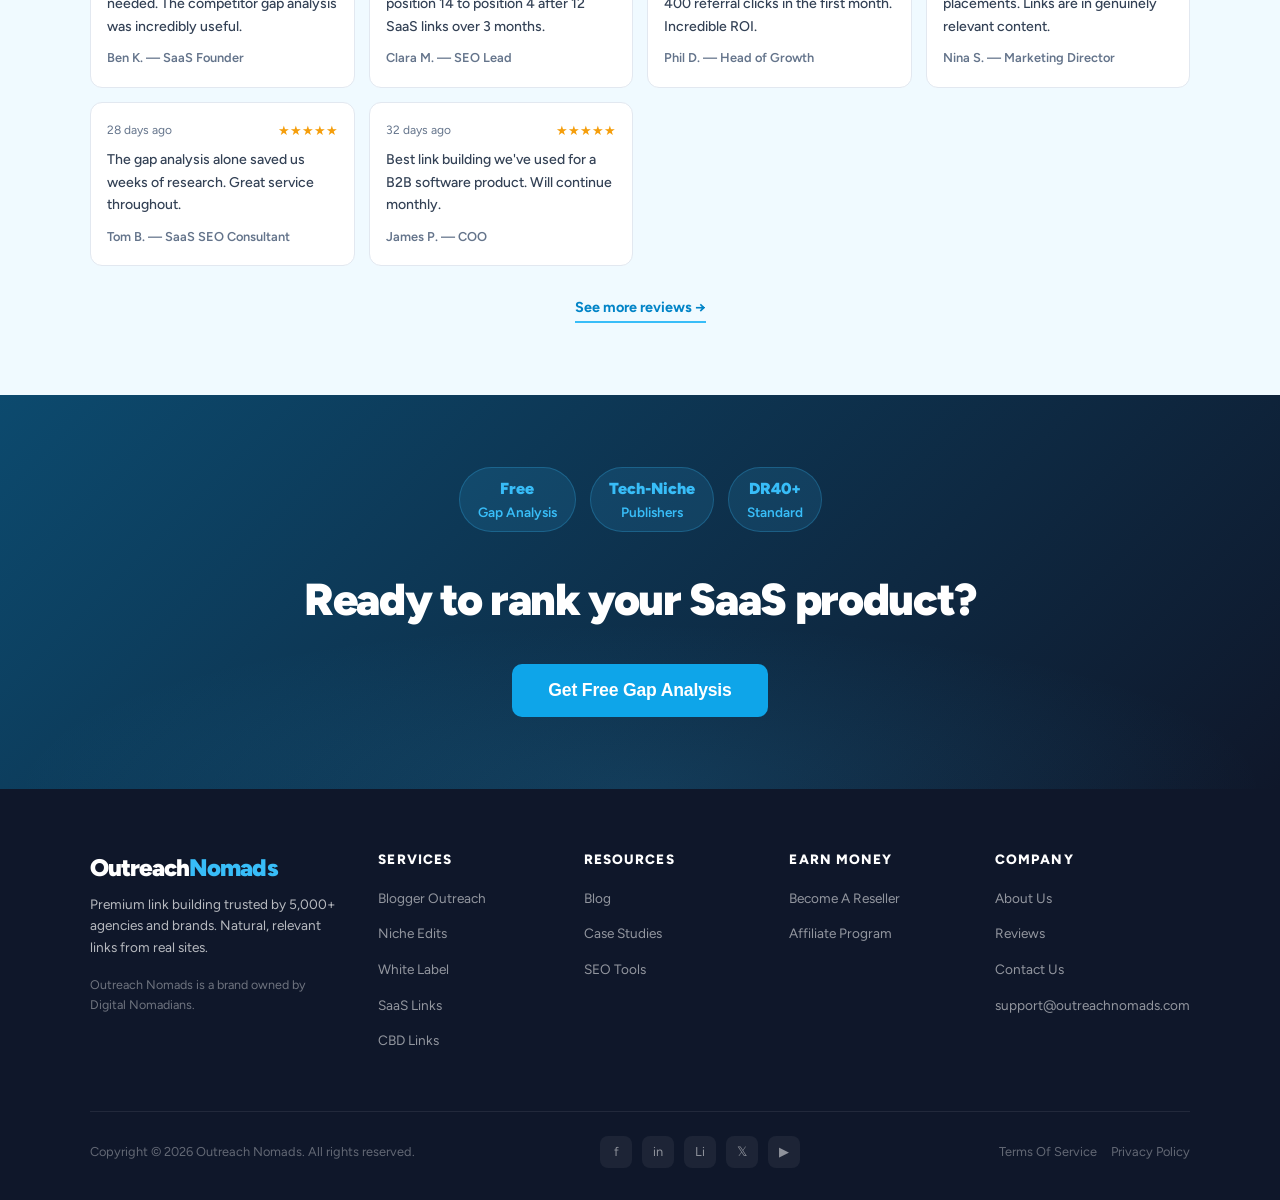
<file: saas-link-building.html>
<!DOCTYPE html>
<html lang="en">
<head>
<meta charset="UTF-8"/>
<meta name="viewport" content="width=device-width, initial-scale=1.0"/>
<title>SaaS Link Building Services | Tech & Software Publishers — Outreach Nomads</title>
<link rel="canonical" href="https://outreachnomads.com/saas-link-building" />
<meta name="description" content="SaaS link building with competitor gap analysis included. Placements on real tech and software publishers only. DR-guaranteed, lifetime link guarantee. Get a free gap analysis."/>
<link rel="preconnect" href="https://fonts.googleapis.com"/>
<link href="https://fonts.googleapis.com/css2?family=Figtree:ital,wght@0,300;0,400;0,500;0,600;0,700;0,800;0,900;1,400&display=swap" rel="stylesheet"/>
<style>
  :root{--brand:#38bdf8;--brand-dark:#0ea5e9;--brand-deeper:#0284c7;--brand-light:#e0f5fe;--brand-xlight:#f0faff;--dark:#0f172a;--mid:#334155;--soft:#64748b;--border:#e2e8f0;--white:#ffffff;--star:#f59e0b;--radius:12px;--radius-lg:20px;}
  *,*::before,*::after{box-sizing:border-box;margin:0;padding:0}html{scroll-behavior:smooth}
  body{font-family:'Figtree',sans-serif;color:var(--dark);background:#fff;line-height:1.6;font-size:16px}a{text-decoration:none;color:inherit}
  nav{position:sticky;top:0;z-index:100;background:var(--white);border-bottom:1px solid var(--border);padding:0 32px;display:flex;align-items:center;gap:32px;height:64px}
  .nav-logo{font-size:1.4rem;font-weight:900;color:var(--dark);letter-spacing:-0.04em;white-space:nowrap}.nav-logo span{color:var(--brand-dark)}
  .nav-links{display:flex;align-items:center;gap:4px;list-style:none;flex:1}
  .nav-links>li>a{padding:8px 12px;border-radius:8px;font-weight:600;font-size:0.88rem;color:var(--mid);transition:background 0.15s,color 0.15s;display:flex;align-items:center;gap:4px}
  .nav-links>li>a:hover{background:var(--brand-xlight);color:var(--brand-dark)}.nav-links>li>a.active{color:var(--brand-dark)}
  .nav-links>li.has-dropdown{position:relative}
  .nav-links>li.has-dropdown>a{cursor:pointer}
  .nav-links .chevron{font-size:.65rem;opacity:.55;transition:transform .15s;margin-left:2px}
  .nav-links>li.has-dropdown:hover .chevron,.nav-links>li.has-dropdown:focus-within .chevron{transform:rotate(180deg)}
  .nav-links>li.has-dropdown.active>a{color:var(--brand-dark)}
  .nav-dropdown{position:absolute;top:100%;left:0;margin-top:6px;background:#fff;border:1px solid var(--border);border-radius:12px;box-shadow:0 16px 40px rgba(15,23,42,.14);padding:8px;min-width:210px;opacity:0;visibility:hidden;transform:translateY(6px);transition:opacity .15s,transform .15s,visibility .15s;z-index:200}
  .nav-links>li.has-dropdown:hover .nav-dropdown,.nav-links>li.has-dropdown:focus-within .nav-dropdown{opacity:1;visibility:visible;transform:translateY(0)}
  .nav-dropdown a{display:block;padding:9px 12px;border-radius:8px;font-weight:600;font-size:.87rem;color:var(--mid);transition:background .15s,color .15s}
  .nav-dropdown a:hover{background:var(--brand-xlight);color:var(--brand-dark)}
  .nav-dropdown a.active{color:var(--brand-dark);background:var(--brand-xlight)}
  .nav-actions{display:flex;align-items:center;gap:10px;margin-left:auto}
  .btn-contact{background:var(--brand);color:var(--dark);font-weight:700;padding:9px 18px;border-radius:8px;font-size:0.88rem;border:none;cursor:pointer;transition:background 0.15s}.btn-contact:hover{background:var(--brand-dark);color:#fff}
  .hero{background:linear-gradient(135deg,var(--dark) 0%,#1e3a5f 50%,#0c4a6e 100%);color:#fff;padding:80px 32px 60px;text-align:center;position:relative;overflow:hidden}
  .hero::before{content:'';position:absolute;inset:0;background:radial-gradient(ellipse 80% 60% at 50% 0%,rgba(56,189,248,0.18) 0%,transparent 70%);pointer-events:none}
  .hero-label{display:inline-block;background:rgba(56,189,248,0.15);border:1px solid rgba(56,189,248,0.35);color:var(--brand);font-weight:700;font-size:0.8rem;letter-spacing:0.08em;text-transform:uppercase;padding:5px 14px;border-radius:999px;margin-bottom:20px}
  .hero h1{font-size:clamp(2rem,5vw,3.2rem);font-weight:900;line-height:1.1;letter-spacing:-0.03em;max-width:760px;margin:0 auto 10px}
  .hero h2{font-size:clamp(1rem,2.5vw,1.3rem);font-weight:400;color:rgba(255,255,255,0.75);max-width:640px;margin:0 auto 32px;line-height:1.5}
  .hero-bullets{display:flex;flex-wrap:wrap;justify-content:center;gap:10px 24px;margin-bottom:32px;list-style:none}
  .hero-bullets li{display:flex;align-items:center;gap:7px;font-size:0.92rem;color:rgba(255,255,255,0.88)}
  .hero-bullets li::before{content:'✓';width:18px;height:18px;background:var(--brand);color:var(--dark);border-radius:50%;display:flex;align-items:center;justify-content:center;font-size:0.65rem;font-weight:900;flex-shrink:0}
  .hero-rating{font-size:0.88rem;color:rgba(255,255,255,0.6);margin-bottom:28px}.hero-rating span{color:var(--star)}
  .hero-ctas{display:flex;justify-content:center;gap:12px;flex-wrap:wrap}
  .btn-primary{background:var(--brand);color:var(--dark);font-weight:800;padding:14px 28px;border-radius:10px;font-size:1rem;transition:transform 0.15s,background 0.15s;letter-spacing:-0.01em;border:none;cursor:pointer}.btn-primary:hover{background:var(--brand-dark);color:#fff;transform:translateY(-1px)}
  .btn-ghost{background:transparent;color:#fff;font-weight:700;padding:14px 28px;border-radius:10px;font-size:1rem;border:1.5px solid rgba(255,255,255,0.25);transition:border-color 0.15s,background 0.15s;cursor:pointer}.btn-ghost:hover{border-color:var(--brand);background:rgba(56,189,248,0.08)}
  .section{padding:72px 32px}.section-center{text-align:center}.container{max-width:1100px;margin:0 auto}
  .section-tag{display:inline-block;background:var(--brand-light);color:var(--brand-deeper);font-weight:700;font-size:0.75rem;letter-spacing:0.1em;text-transform:uppercase;padding:4px 12px;border-radius:999px;margin-bottom:12px}
  .section-title{font-size:clamp(1.6rem,3.5vw,2.4rem);font-weight:900;letter-spacing:-0.03em;line-height:1.15;margin-bottom:14px}
  .section-sub{font-size:1rem;color:var(--soft);max-width:560px;margin:0 auto}
  .pricing-section{background:var(--brand-xlight)}
  .pricing-grid{display:grid;grid-template-columns:repeat(auto-fit,minmax(160px,1fr));gap:14px;margin-bottom:32px}
  .price-card{background:var(--white);border:1.5px solid var(--border);border-radius:var(--radius);padding:22px 18px;text-align:center;transition:border-color 0.15s,box-shadow 0.15s;position:relative;cursor:pointer}
  .price-card:hover{border-color:var(--brand);box-shadow:0 4px 20px rgba(56,189,248,0.15)}.price-card.popular{border-color:var(--brand);box-shadow:0 4px 20px rgba(56,189,248,0.2)}
  .popular-badge{position:absolute;top:-12px;left:50%;transform:translateX(-50%);background:var(--brand);color:var(--dark);font-size:0.7rem;font-weight:800;padding:3px 10px;border-radius:999px;white-space:nowrap;letter-spacing:0.05em;text-transform:uppercase}
  .price-tier{font-size:1.4rem;font-weight:900;color:var(--dark);letter-spacing:-0.03em;margin-bottom:3px}.price-traffic{font-size:0.75rem;color:var(--soft);margin-bottom:14px}
  .price-amount{font-size:1.5rem;font-weight:900;color:var(--brand-deeper);margin-bottom:4px}.price-per{font-size:0.75rem;color:var(--soft);margin-bottom:14px}
  .price-order{display:block;background:var(--brand);color:var(--dark);font-weight:800;padding:9px;border-radius:8px;font-size:0.85rem;transition:background 0.15s;cursor:pointer;border:none;width:100%}.price-order:hover{background:var(--brand-dark);color:#fff}
  .included-box{background:var(--dark);color:#fff;border-radius:var(--radius-lg);padding:36px 40px;max-width:900px;margin:0 auto}
  .included-box h3{font-size:1.2rem;font-weight:800;margin-bottom:20px;color:var(--brand)}
  .included-grid{display:grid;grid-template-columns:1fr 1fr;gap:10px 40px;margin-bottom:24px}
  .included-item{display:flex;align-items:center;gap:8px;font-size:0.9rem}
  .included-item::before{content:'✓';width:18px;height:18px;background:var(--brand);color:var(--dark);border-radius:50%;display:flex;align-items:center;justify-content:center;font-size:0.65rem;font-weight:900;flex-shrink:0}
  .ahrefs-badge{background:rgba(56,189,248,0.15);border:1px solid rgba(56,189,248,0.25);border-radius:6px;padding:2px 8px;font-size:0.75rem;font-weight:700;color:var(--brand);margin-left:4px}
  .included-links{display:flex;gap:16px;flex-wrap:wrap;padding-top:16px;border-top:1px solid rgba(255,255,255,0.1);font-size:0.85rem}.included-links a{color:var(--brand);text-decoration:underline}
  .how-section{background:#fff}.steps-grid{display:grid;grid-template-columns:repeat(auto-fit,minmax(280px,1fr));gap:28px;margin-top:44px}
  .step-card{border:1.5px solid var(--border);border-radius:var(--radius-lg);padding:32px 28px}
  .step-num{width:40px;height:40px;background:var(--brand-xlight);color:var(--brand-deeper);border-radius:50%;display:flex;align-items:center;justify-content:center;font-weight:900;font-size:1.1rem;margin-bottom:18px}
  .step-card h3{font-size:1.1rem;font-weight:800;margin-bottom:10px}.step-card p{font-size:0.9rem;color:var(--soft);line-height:1.65}
  .examples-section{background:#fff;border-top:1px solid var(--border);border-bottom:1px solid var(--border);padding:56px 32px}
  .example-cards{display:grid;grid-template-columns:repeat(auto-fill,minmax(280px,1fr));gap:20px;margin-top:36px}
  .example-card{border:1.5px solid var(--border);border-radius:var(--radius-lg);overflow:hidden;transition:box-shadow 0.15s,border-color 0.15s}.example-card:hover{border-color:var(--brand);box-shadow:0 4px 20px rgba(56,189,248,0.12)}
  .example-thumb{height:140px;background:linear-gradient(135deg,var(--brand-xlight),var(--brand-light));display:flex;align-items:center;justify-content:center;font-size:2.5rem}
  .example-card-body{padding:18px}.example-card-body h4{font-size:0.95rem;font-weight:800;margin-bottom:6px}.example-card-body p{font-size:0.82rem;color:var(--soft)}
  .case-tag{display:inline-block;background:var(--brand-light);color:var(--brand-deeper);font-size:0.7rem;font-weight:700;padding:2px 8px;border-radius:999px;margin-bottom:8px}
  .benefits-section{background:var(--brand-xlight)}.benefits-grid{display:grid;grid-template-columns:repeat(auto-fit,minmax(220px,1fr));gap:20px;margin-top:40px}
  .benefit-card{background:var(--white);border-radius:var(--radius);padding:26px 22px;border:1.5px solid var(--border)}
  .benefit-icon{width:44px;height:44px;background:var(--brand-light);border-radius:10px;display:flex;align-items:center;justify-content:center;font-size:1.3rem;margin-bottom:14px}
  .benefit-card h3{font-size:1rem;font-weight:800;margin-bottom:8px}.benefit-card p{font-size:0.85rem;color:var(--soft);line-height:1.6}
  .guarantee-section{background:linear-gradient(135deg,var(--dark) 0%,#0c4a6e 100%);color:#fff;text-align:center}
  .guarantee-badge{width:90px;height:90px;background:var(--brand);border-radius:50%;display:flex;align-items:center;justify-content:center;font-size:2rem;margin:0 auto 24px;box-shadow:0 0 40px rgba(56,189,248,0.4)}
  .guarantee-section h2{font-size:clamp(1.6rem,3.5vw,2.2rem);font-weight:900;margin-bottom:16px;letter-spacing:-0.03em}
  .guarantee-section p{color:rgba(255,255,255,0.75);max-width:560px;margin:0 auto 24px;font-size:1rem}
  .rating-pill{display:inline-flex;align-items:center;gap:8px;background:rgba(255,255,255,0.08);border:1px solid rgba(255,255,255,0.15);border-radius:999px;padding:8px 18px;font-size:0.88rem;color:rgba(255,255,255,0.8);margin-top:20px}
  .stars{color:var(--star);letter-spacing:2px}
  .faq-section{background:var(--white)}.faq-list{max-width:780px;margin:40px auto 0}.faq-item{border-bottom:1px solid var(--border)}
  .faq-q{width:100%;text-align:left;background:none;border:none;cursor:pointer;padding:20px 0;display:flex;justify-content:space-between;align-items:center;font-size:0.98rem;font-weight:700;color:var(--dark);gap:16px;font-family:'Figtree',sans-serif}.faq-q:hover{color:var(--brand-dark)}
  .faq-icon{width:24px;height:24px;background:var(--brand-xlight);color:var(--brand-dark);border-radius:50%;display:flex;align-items:center;justify-content:center;font-size:1.1rem;flex-shrink:0;transition:transform 0.2s}
  .faq-item.open .faq-icon{transform:rotate(45deg);background:var(--brand);color:var(--dark)}
  .faq-a{font-size:0.9rem;color:var(--soft);line-height:1.75;max-height:0;overflow:hidden;transition:max-height 0.3s ease,padding 0.3s}.faq-item.open .faq-a{max-height:500px;padding-bottom:20px}
  .reviews-section{background:var(--brand-xlight)}.reviews-header{display:flex;align-items:center;justify-content:center;gap:20px;flex-wrap:wrap;margin-bottom:36px}
  .overall-score{text-align:center}.score-num{font-size:3.5rem;font-weight:900;color:var(--dark);line-height:1}.score-label{font-size:0.8rem;color:var(--soft)}
  .percent-badge{background:var(--brand);color:var(--dark);font-weight:800;font-size:1.6rem;padding:12px 20px;border-radius:var(--radius);letter-spacing:-0.02em}.percent-label{font-size:0.82rem;color:var(--soft);max-width:200px}
  .reviews-grid{display:grid;grid-template-columns:repeat(auto-fill,minmax(240px,1fr));gap:14px;margin-bottom:28px}
  .review-card{background:var(--white);border-radius:var(--radius);padding:18px 16px;border:1px solid var(--border)}
  .review-meta{display:flex;justify-content:space-between;margin-bottom:8px}.review-time{font-size:0.75rem;color:var(--soft)}.review-stars{color:var(--star);font-size:0.8rem}
  .review-text{font-size:0.88rem;color:var(--mid);margin-bottom:10px;font-weight:500}.review-author{font-size:0.8rem;color:var(--soft);font-weight:600}
  .see-more-btn{display:inline-flex;align-items:center;gap:6px;color:var(--brand-deeper);font-weight:700;font-size:0.9rem;border-bottom:2px solid var(--brand);padding-bottom:2px}
  .cta-section{background:linear-gradient(135deg,#0c4a6e 0%,var(--dark) 100%);color:#fff;text-align:center;position:relative;overflow:hidden}
  .cta-section::before{content:'';position:absolute;inset:0;background:radial-gradient(ellipse 70% 60% at 50% 100%,rgba(56,189,248,0.12) 0%,transparent 70%)}
  .cta-pills{display:flex;justify-content:center;gap:14px;flex-wrap:wrap;margin-bottom:32px}
  .cta-pill{background:rgba(56,189,248,0.12);border:1px solid rgba(56,189,248,0.25);border-radius:999px;padding:8px 18px;font-size:0.85rem;font-weight:600;color:var(--brand)}.cta-pill span{font-size:1rem;font-weight:900;display:block}
  .cta-section h2{font-size:clamp(1.8rem,4vw,2.8rem);font-weight:900;margin-bottom:28px;letter-spacing:-0.03em}
  footer{background:var(--dark);color:rgba(255,255,255,0.7);padding:60px 32px 32px}
  .footer-top{display:grid;grid-template-columns:1.5fr repeat(4,1fr);gap:40px;margin-bottom:48px}
  .footer-brand h3{font-size:1.5rem;font-weight:900;color:#fff;margin-bottom:6px;letter-spacing:-0.04em}.footer-brand h3 span{color:var(--brand)}.footer-brand p{font-size:0.85rem;line-height:1.6;margin-bottom:16px}
  .footer-owner{font-size:.78rem!important;color:rgba(255,255,255,.4)!important;margin-bottom:0!important}
  .footer-col h4{font-size:0.85rem;font-weight:800;color:#fff;margin-bottom:14px;text-transform:uppercase;letter-spacing:0.08em}.footer-col ul{list-style:none}.footer-col ul li{margin-bottom:10px}
  .footer-col ul li a{font-size:0.85rem;color:rgba(255,255,255,0.55);transition:color 0.15s}.footer-col ul li a:hover{color:var(--brand)}
  .footer-bottom{border-top:1px solid rgba(255,255,255,0.08);padding-top:24px;display:flex;justify-content:space-between;align-items:center;font-size:0.8rem;color:rgba(255,255,255,0.35);gap:14px;flex-wrap:wrap}
  .footer-social{display:flex;gap:10px}.footer-social a{width:32px;height:32px;border-radius:8px;background:rgba(255,255,255,0.06);display:flex;align-items:center;justify-content:center;font-size:0.8rem;color:rgba(255,255,255,0.5);transition:background 0.15s,color 0.15s}.footer-social a:hover{background:var(--brand);color:var(--dark)}
  .footer-legal a{color:rgba(255,255,255,0.35);margin-left:14px}.footer-legal a:hover{color:var(--brand)}
  .contact-modal{position:fixed;inset:0;z-index:2000;display:none;align-items:center;justify-content:center;padding:1rem}.contact-modal.open{display:flex}
  .modal-overlay{position:absolute;inset:0;background:rgba(15,23,42,0.75);backdrop-filter:blur(4px)}
  .modal-box{position:relative;z-index:1;background:var(--white);border-radius:var(--radius-lg);padding:0;width:100%;max-width:880px;display:grid;grid-template-columns:0.82fr 1fr;overflow:hidden;max-height:92vh}
  .modal-aside{background:linear-gradient(165deg,#fff 0%,var(--brand-xlight) 55%,var(--brand-light) 100%);padding:34px 28px;display:flex;flex-direction:column;justify-content:center;gap:14px;border-right:1px solid var(--border)}
  .modal-vid{width:100%;aspect-ratio:4/3;overflow:hidden;border-radius:14px}
  .modal-vid video{width:100%;height:100%;object-fit:cover;mix-blend-mode:multiply;display:block}
  .modal-aside-ttl{font-size:1.15rem;font-weight:900;letter-spacing:-.02em;color:var(--dark);line-height:1.25}
  .modal-aside-txt{font-size:.86rem;color:var(--mid);line-height:1.6}
  .modal-aside-mail{font-size:.84rem;font-weight:700;color:var(--brand-deeper);text-decoration:underline;word-break:break-all}
  .modal-main{padding:40px;overflow-y:auto}
  @media (max-width:760px){.modal-box{grid-template-columns:1fr;max-width:500px}.modal-aside{display:none}.modal-main{padding:36px 28px}}
  .modal-close{position:absolute;top:16px;right:20px;background:none;border:none;font-size:1.4rem;cursor:pointer;color:var(--soft);transition:color 0.15s}.modal-close:hover{color:var(--dark)}
  .modal-box h3{font-size:1.5rem;font-weight:900;letter-spacing:-0.03em;margin-bottom:6px}.modal-box p{font-size:0.9rem;color:var(--soft);margin-bottom:24px}
  .modal-form{display:flex;flex-direction:column;gap:12px}
  .modal-form input,.modal-form textarea,.modal-form select{width:100%;border:1.5px solid var(--border);border-radius:10px;padding:12px 14px;font-family:'Figtree',sans-serif;font-size:0.95rem;color:var(--dark);background:#fff;outline:none;transition:border-color 0.15s;-webkit-appearance:none;appearance:none}
  .modal-form input:focus,.modal-form textarea:focus,.modal-form select:focus{border-color:var(--brand)}
  .modal-form input::placeholder,.modal-form textarea::placeholder{color:var(--soft)}.modal-form textarea{height:110px;resize:none}
  .modal-form button[type="submit"]{background:var(--brand);color:var(--dark);border:none;padding:14px;border-radius:10px;font-family:'Figtree',sans-serif;font-size:1rem;font-weight:800;cursor:pointer;transition:background 0.15s,transform 0.15s}.modal-form button[type="submit"]:hover{background:var(--brand-dark);color:#fff;transform:translateY(-1px)}
  .modal-success{text-align:center;padding:24px 0;font-size:1.1rem;font-weight:700;color:var(--brand-deeper)}
  .modal-error{text-align:center;font-size:.88rem;color:#dc2626;margin-top:4px;line-height:1.5}
  .modal-error a{color:var(--brand-deeper);font-weight:700;text-decoration:underline}
  @media(max-width:768px){nav{padding:0 16px;gap:12px}.nav-links{display:none}.hero,.section{padding-left:16px;padding-right:16px}.footer-top{grid-template-columns:1fr 1fr}.included-grid{grid-template-columns:1fr}.pricing-grid{grid-template-columns:repeat(2,1fr)}}
  /* HOMEPAGE HERO THEME */
  .hero{background:#fff;color:var(--dark);padding:0 32px;text-align:left;position:relative;overflow:hidden}
  .hero::before{content:'';position:absolute;inset:0;background-image:linear-gradient(rgba(15,23,42,.05) 1px,transparent 1px),linear-gradient(90deg,rgba(15,23,42,.05) 1px,transparent 1px);background-size:100% 58px,124px 100%;pointer-events:none;opacity:1}
  .hero::after{content:'';position:absolute;inset:0;background:radial-gradient(ellipse 60% 75% at 22% 45%,#fff 38%,rgba(255,255,255,0) 78%);pointer-events:none}
  .hero-in{position:relative;z-index:1;max-width:1280px;margin:0 auto;display:grid;grid-template-columns:1.05fr 1fr;align-items:center;gap:24px;min-height:560px}
  .hero-copy{padding:52px 0}
  .hero-label{display:inline-block;background:var(--brand-light);border:1px solid rgba(14,165,233,.2);color:var(--brand-deeper);font-weight:700;font-size:.8rem;letter-spacing:.08em;text-transform:uppercase;padding:5px 14px;border-radius:999px;margin-bottom:20px}
  .hero h1{color:var(--dark);font-size:clamp(2.2rem,4.4vw,3.6rem);font-weight:900;line-height:1.08;letter-spacing:-.035em;max-width:none;margin:0 0 14px}
  .hero h1 .hl,.hero .hl{color:var(--brand-dark)}
  .hero h2,.hero-in>.hero-copy>p{font-size:clamp(1rem,1.5vw,1.2rem);font-weight:400;color:var(--mid);max-width:540px;margin:0 0 22px;line-height:1.55}
  .hero-bullets{display:flex;flex-direction:column;align-items:flex-start;gap:9px;margin:0 0 26px;list-style:none}
  .hero-bullets li{display:flex;align-items:center;gap:8px;font-size:.93rem;color:var(--mid)}
  .hero-bullets li::before{content:'✓';width:18px;height:18px;background:var(--brand);color:var(--dark);border-radius:50%;display:flex;align-items:center;justify-content:center;font-size:.65rem;font-weight:900;flex-shrink:0}
  .hero-rating{color:var(--soft);margin-bottom:24px}
  .hero-ctas{display:flex;justify-content:flex-start;gap:12px;flex-wrap:wrap}
  .btn-primary{background:var(--brand-dark);color:#fff}
  .btn-primary:hover{background:var(--brand-deeper);color:#fff}
  .btn-ghost{color:var(--dark);border-color:var(--dark)}
  .btn-ghost:hover{border-color:var(--brand-dark);background:var(--brand-xlight)}
  .hero-media{position:relative;align-self:stretch;display:flex;align-items:center;justify-content:center;min-height:480px}
  .hero-vid{width:100%;max-width:540px;aspect-ratio:5/4;overflow:hidden;display:block}
  .hero-vid video{width:100%;height:100%;object-fit:cover;object-position:center center;transform:scale(1.04);mix-blend-mode:multiply;display:block}
  @media (max-width:900px){
    .hero{padding-left:16px;padding-right:16px}
    .hero-in{grid-template-columns:1fr;min-height:0;gap:0}
    .hero-copy{padding:44px 0 4px;text-align:center}
    .hero h2,.hero-in>.hero-copy>p{margin-left:auto;margin-right:auto}
    .hero-bullets{align-items:center}
    .hero-ctas{justify-content:center}
    .hero-media{min-height:0;margin-bottom:28px;order:-1}
    .hero-vid{max-width:360px}
  }
</style>
</head>
<body>

<nav>
  <a href="/" class="nav-logo">Outreach<span>Nomads</span></a>
  <ul class="nav-links">
    <li class="has-dropdown active">
      <a href="#">Link Building <span class="chevron">▾</span></a>
      <div class="nav-dropdown">
        <a href="/blogger-outreach">Blogger Outreach</a>
        <a href="/niche-edits">Niche Edits</a>
        <a href="/white-label-link-building">White Label</a>
        <a href="/saas-link-building" class="active">SaaS Links</a>
        <a href="/cbd-link-building">CBD Links</a>
      </div>
    </li>
    <li><a href="/blog">Blog</a></li>
    <li><a href="/about">About Us</a></li>
  </ul>
  <div class="nav-actions"><button class="btn-contact" onclick="openContact()">Contact Us</button></div>
</nav>

<section class="hero">
  <div class="hero-in">
    <div class="hero-copy">
      <div class="hero-label">SaaS Link Building Service</div>
      <h1>SaaS Link Building</h1>
      <h2>Links From Tech Publications That Move Software Rankings. Built By SaaS SEO Specialists.</h2>
      <p style="color:var(--soft);font-size:0.95rem;max-width:540px;margin:0 0 22px;">Our SaaS link building services pair every placement with a competitor gap analysis, so each link lands on a domain that's genuinely moving the needle for tech and software brands.</p>
      <ul class="hero-bullets">
        <li>Tech & software-niche publishers only</li>
        <li>Product reviews, tool roundups & B2B placements</li>
        <li>Competitor gap analysis included on every campaign</li>
      </ul>
      <div class="hero-ctas">
        <button class="btn-primary" onclick="openContact()">Get a Free Gap Analysis</button>
        <button class="btn-ghost" onclick="openContact()">Book a Call</button>
      </div>
    </div>
    <div class="hero-media">
      <div class="hero-vid"><video src="Man_reading_and_flipping_pages_202608261623.mp4" autoplay muted loop playsinline preload="auto" disablepictureinpicture aria-label="Baow the panda reading a book"></video></div>
    </div>
  </div>
</section>

<section class="section pricing-section">
  <div class="container section-center">
    <div class="section-tag">Simple Pricing — USD</div>
    <h2 class="section-title">SaaS Link Building Pricing</h2>
    <p class="section-sub" style="margin-bottom:32px;">Per-placement pricing. Tech-niche publishers. Competitor gap analysis included on Growth tier and above.</p>
    <div class="pricing-grid">
      <div class="price-card"><div class="price-tier">DR20+</div><div class="price-traffic">500–1k monthly Ahrefs traffic</div><div class="price-amount">$75</div><div class="price-per">/ placement</div><button class="price-order" onclick="openContact()">Order Now</button></div>
      <div class="price-card popular"><div class="popular-badge">Most Popular</div><div class="price-tier">DR30+</div><div class="price-traffic">1k–3k monthly Ahrefs traffic</div><div class="price-amount">$125</div><div class="price-per">/ placement</div><button class="price-order" onclick="openContact()">Order Now</button></div>
      <div class="price-card"><div class="price-tier">DR40+</div><div class="price-traffic">3k–5k monthly Ahrefs traffic</div><div class="price-amount">$175</div><div class="price-per">/ placement</div><button class="price-order" onclick="openContact()">Order Now</button></div>
      <div class="price-card"><div class="price-tier">DR50+</div><div class="price-traffic">5k–10k monthly Ahrefs traffic</div><div class="price-amount">$225</div><div class="price-per">/ placement</div><button class="price-order" onclick="openContact()">Order Now</button></div>
      <div class="price-card"><div class="price-tier">DR60+</div><div class="price-traffic">10k–15k monthly Ahrefs traffic</div><div class="price-amount">$295</div><div class="price-per">/ placement</div><button class="price-order" onclick="openContact()">Order Now</button></div>
    </div>
    <div class="included-box">
      <h3>SaaS Link Building — What's included:</h3>
      <div class="included-grid">
        <div class="included-item">From 14 days delivery</div>
        <div class="included-item">DR guaranteed <span class="ahrefs-badge">Ahrefs</span></div>
        <div class="included-item">Tech-niche publishers only</div>
        <div class="included-item">Competitor gap analysis (DR30+)</div>
        <div class="included-item">Product review placements available</div>
        <div class="included-item">Content written by SaaS writers</div>
        <div class="included-item">1 Anchor / URL</div>
        <div class="included-item">Do-follow, in-content</div>
        <div class="included-item">No duplicate domains</div>
        <div class="included-item">Lifetime Link Guarantee</div>
      </div>
      <div class="included-links"><a href="#">See example SaaS placement</a><a href="#">How It Works</a></div>
    </div>
  </div>
</section>

<section class="section how-section">
  <div class="container section-center">
    <div class="section-tag">Process</div>
    <h2 class="section-title">How SaaS Link Building Works</h2>
    <div class="steps-grid">
      <div class="step-card"><div class="step-num">1</div><h3>Competitor Gap Analysis</h3><p>We analyse your top 5 SaaS competitors' link profiles and identify the highest-value domains linking to them that aren't linking to you. This becomes your target list.</p></div>
      <div class="step-card"><div class="step-num">2</div><h3>Tech Publisher Outreach</h3><p>Our SaaS-specialist outreach team pitches product reviews, tool roundups, integration posts, and thought leadership articles to relevant tech publications in your space.</p></div>
      <div class="step-card"><div class="step-num">3</div><h3>Delivery &amp; Reporting</h3><p>Links go live with full metrics: DR, organic traffic, anchor text, placement URL, and indexation status. Reports are exportable as white-label CSV for agencies.</p></div>
    </div>
  </div>
</section>

<section class="examples-section">
  <div class="container section-center">
    <div class="section-tag">SaaS Case Studies</div>
    <h2 class="section-title">SaaS Link Building Results</h2>
    <div class="example-cards">
      <div class="example-card"><div class="example-thumb">🚀</div><div class="example-card-body"><span class="case-tag">Case Study</span><h4>B2B SaaS — 312% Organic Growth</h4><p>DR40+ placements across tech and business software blogs drove measurable SERP improvements within 90 days.</p></div></div>
      <div class="example-card"><div class="example-thumb">⚙️</div><div class="example-card-body"><span class="case-tag">Example Link</span><h4>Project Management Tool</h4><p>Featured in a "best project management tools" roundup on a DR55 tech blog. 18k monthly visitors. Still live.</p></div></div>
      <div class="example-card"><div class="example-thumb">📊</div><div class="example-card-body"><span class="case-tag">Case Study</span><h4>Analytics SaaS — Top 3 Rankings</h4><p>20 SaaS-niche links over 4 months moved core feature pages from page 2 to top 3 positions.</p></div></div>
    </div>
  </div>
</section>

<section class="section benefits-section">
  <div class="container section-center">
    <div class="section-tag">Why SaaS-Specific Links</div>
    <h2 class="section-title">SaaS Link Building Benefits</h2>
    <div class="benefits-grid">
      <div class="benefit-card"><div class="benefit-icon">🎯</div><h3>Topical Authority</h3><p>Links from tech and SaaS-adjacent content carry far more topical relevance than generic blog placements.</p></div>
      <div class="benefit-card"><div class="benefit-icon">🔍</div><h3>Competitor Intelligence</h3><p>Every campaign starts with a gap analysis — you know exactly which domains you're targeting and why.</p></div>
      <div class="benefit-card"><div class="benefit-icon">💼</div><h3>Review Placements</h3><p>Product reviews and tool comparisons drive both rankings and qualified referral traffic from your ICP.</p></div>
      <div class="benefit-card"><div class="benefit-icon">📈</div><h3>Scalable Output</h3><p>As your SaaS grows, your link building scales. We adapt strategy to new landing pages and keyword expansions.</p></div>
    </div>
  </div>
</section>

<section class="section guarantee-section">
  <div class="container">
    <div class="guarantee-badge">💯</div>
    <div class="section-tag" style="background:rgba(56,189,248,0.15);color:var(--brand);">Risk free</div>
    <h2>100% Money Back Guarantee</h2>
    <p>Every SaaS link building order is fully guaranteed. DR and traffic metrics not met? We replace or refund — no questions, no delays.</p>
    <div class="rating-pill"><span class="stars">★★★★★</span> Rated 4.8 based on <a href="#" style="color:var(--brand);margin-left:4px;">1,602 reviews</a></div>
    <p style="font-size:0.88rem;color:rgba(255,255,255,0.5);margin-top:20px;">— The Outreach Nomads Team</p>
  </div>
</section>

<section class="section faq-section">
  <div class="container">
    <div class="section-center"><div class="section-tag">Got Questions?</div><h2 class="section-title">SaaS Link Building FAQs</h2></div>
    <div class="faq-list">
      <div class="faq-item open"><button class="faq-q" onclick="toggleFAQ(this)">Why do SaaS companies need specialist link building?<span class="faq-icon">+</span></button><div class="faq-a">SaaS SEO is highly competitive and requires links from topically relevant sources — tech blogs, software review sites, and B2B publications. Generic outreach agencies often place links on irrelevant sites that provide little ranking signal. Our SaaS-specialist network ensures every placement carries genuine topical authority.</div></div>
      <div class="faq-item"><button class="faq-q" onclick="toggleFAQ(this)">What is a competitor gap analysis?<span class="faq-icon">+</span></button><div class="faq-a">A competitor gap analysis identifies the domains that link to your top 5 competitors but not to you. These are proven, relevant sources already sending authority to sites in your space. We use this data to build a prioritised outreach target list for your campaign.</div></div>
      <div class="faq-item"><button class="faq-q" onclick="toggleFAQ(this)">Can you get product review placements?<span class="faq-icon">+</span></button><div class="faq-a">Yes — product reviews and tool comparison articles are a core part of our SaaS service. These placements carry high topical relevance and often drive meaningful referral traffic from readers actively researching solutions like yours.</div></div>
      <div class="faq-item"><button class="faq-q" onclick="toggleFAQ(this)">How long before I see ranking improvements?<span class="faq-icon">+</span></button><div class="faq-a">Most clients see measurable movement within 60–90 days of the first links going live. Results depend on your current link profile, competition level, and on-page SEO. We always recommend a minimum of 3-month campaigns for meaningful results.</div></div>
      <div class="faq-item"><button class="faq-q" onclick="toggleFAQ(this)">Can these be white-labelled for agency clients?<span class="faq-icon">+</span></button><div class="faq-a">Absolutely. All reports are available as unbranded CSV exports. For agencies serving SaaS clients, we also offer a white-label partner tier with dedicated account management.</div></div>
    </div>
  </div>
</section>

<section class="section reviews-section">
  <div class="container">
    <div class="section-center" style="margin-bottom:28px;"><div class="section-tag">SaaS Customer Reviews</div><h2 class="section-title">What SaaS brands say.</h2></div>
    <div class="reviews-header">
      <div class="percent-badge">95%</div><div class="percent-label">of SaaS customers reorder within 60 days</div>
      <div class="overall-score"><div class="score-num">4.8<span style="font-size:1.5rem;color:var(--soft)">/5</span></div><div class="stars" style="font-size:1.2rem;margin:2px 0;color:var(--star)">★★★★★</div><div class="score-label">Based on 1,602 reviews</div></div>
    </div>
    <div class="reviews-grid">
      <div class="review-card"><div class="review-meta"><span class="review-time">4 days ago</span><span class="review-stars">★★★★★</span></div><div class="review-text">Exactly the tech-niche links we needed. The competitor gap analysis was incredibly useful.</div><div class="review-author">Ben K. — SaaS Founder</div></div>
      <div class="review-card"><div class="review-meta"><span class="review-time">10 days ago</span><span class="review-stars">★★★★★</span></div><div class="review-text">Moved our pricing page from position 14 to position 4 after 12 SaaS links over 3 months.</div><div class="review-author">Clara M. — SEO Lead</div></div>
      <div class="review-card"><div class="review-meta"><span class="review-time">17 days ago</span><span class="review-stars">★★★★★</span></div><div class="review-text">Product review placement drove 400 referral clicks in the first month. Incredible ROI.</div><div class="review-author">Phil D. — Head of Growth</div></div>
      <div class="review-card"><div class="review-meta"><span class="review-time">23 days ago</span><span class="review-stars">★★★★★</span></div><div class="review-text">Consistent quality across all tech placements. Links are in genuinely relevant content.</div><div class="review-author">Nina S. — Marketing Director</div></div>
      <div class="review-card"><div class="review-meta"><span class="review-time">28 days ago</span><span class="review-stars">★★★★★</span></div><div class="review-text">The gap analysis alone saved us weeks of research. Great service throughout.</div><div class="review-author">Tom B. — SaaS SEO Consultant</div></div>
      <div class="review-card"><div class="review-meta"><span class="review-time">32 days ago</span><span class="review-stars">★★★★★</span></div><div class="review-text">Best link building we've used for a B2B software product. Will continue monthly.</div><div class="review-author">James P. — COO</div></div>
    </div>
    <div style="text-align:center;margin-top:8px;"><a href="#" class="see-more-btn">See more reviews →</a></div>
  </div>
</section>

<section class="section cta-section">
  <div class="container" style="position:relative;z-index:1;">
    <div class="cta-pills">
      <div class="cta-pill"><span>Free</span>Gap Analysis</div>
      <div class="cta-pill"><span>Tech-Niche</span>Publishers</div>
      <div class="cta-pill"><span>DR40+</span>Standard</div>
    </div>
    <h2>Ready to rank your SaaS product?</h2>
    <button class="btn-primary" style="font-size:1.1rem;padding:16px 36px;" onclick="openContact()">Get Free Gap Analysis</button>
  </div>
</section>

<footer>
  <div class="container">
    <div class="footer-top">
      <div class="footer-brand"><h3>Outreach<span>Nomads</span></h3><p>Premium link building trusted by 5,000+ agencies and brands. Natural, relevant links from real sites.</p><p class="footer-owner">Outreach Nomads is a brand owned by Digital Nomadians.</p></div>
      <div class="footer-col"><h4>Services</h4><ul><li><a href="/blogger-outreach">Blogger Outreach</a></li><li><a href="/niche-edits">Niche Edits</a></li><li><a href="/white-label-link-building">White Label</a></li><li><a href="/saas-link-building">SaaS Links</a></li><li><a href="/cbd-link-building">CBD Links</a></li></ul></div>
      <div class="footer-col"><h4>Resources</h4><ul><li><a href="/blog">Blog</a></li><li><a href="#">Case Studies</a></li><li><a href="#">SEO Tools</a></li></ul></div>
      <div class="footer-col"><h4>Earn Money</h4><ul><li><a href="#">Become A Reseller</a></li><li><a href="#">Affiliate Program</a></li></ul></div>
      <div class="footer-col"><h4>Company</h4><ul><li><a href="/about">About Us</a></li><li><a href="#">Reviews</a></li><li><a href="#" onclick="openContact();return false;">Contact Us</a></li><li><a href="mailto:support@outreachnomads.com">support@outreachnomads.com</a></li></ul></div>
    </div>
    <div class="footer-bottom">
      <div>Copyright &copy; 2026 Outreach Nomads. All rights reserved.</div>
      <div class="footer-social"><a href="#">f</a><a href="#">in</a><a href="#">Li</a><a href="#">𝕏</a><a href="#">▶</a></div>
      <div class="footer-legal"><a href="#">Terms Of Service</a><a href="#">Privacy Policy</a></div>
    </div>
  </div>
</footer>

<div class="contact-modal" id="contactModal">
  <div class="modal-overlay" onclick="closeContact()"></div>
  <div class="modal-box">
    <button class="modal-close" onclick="closeContact()">&#x2715;</button>
    <aside class="modal-aside">
      <div class="modal-vid">
        <video id="contactVid" src="Panda_holding_red_telephone_202608261350.mp4" muted loop playsinline preload="none"></video>
      </div>
      <h4 class="modal-aside-ttl">Let's talk links.</h4>
      <p class="modal-aside-txt">Tell us where you want to rank and we'll come back with real publisher examples and a quote &mdash; usually the same day.</p>
      <a class="modal-aside-mail" href="mailto:support@outreachnomads.com">support@outreachnomads.com</a>
    </aside>
    <div class="modal-main">
      <h3>Get In Touch</h3>
      <p>Tell us about your SaaS product and we'll reply within 24 hours.</p>
      <form class="modal-form" onsubmit="submitContact(event)">
        <input type="text" name="_honey" style="display:none" tabindex="-1" autocomplete="off" aria-hidden="true" />
        <input type="text" name="name" placeholder="Your Name" required />
        <input type="email" name="email" placeholder="Work Email" required />
        <select name="service"><option value="" disabled selected>Service Interested In</option><option>Blogger Outreach</option><option>Niche Edits</option><option>White Label Link Building</option><option selected>SaaS Link Building</option><option>CBD Link Building</option></select>
        <textarea name="message" placeholder="Tell us about your SaaS product, target keywords, and monthly budget..." required></textarea>
        <button type="submit">Send Message →</button>
      </form>
    </div>
  </div>
</div>

<script type="application/ld+json">
{
  "@context": "https://schema.org",
  "@type": "FAQPage",
  "mainEntity": [
    {"@type":"Question","name":"Why do SaaS companies need specialist link building?","acceptedAnswer":{"@type":"Answer","text":"SaaS SEO is highly competitive and requires links from topically relevant sources — tech blogs, software review sites, and B2B publications. Generic outreach agencies often place links on irrelevant sites that provide little ranking signal. Our SaaS-specialist network ensures every placement carries genuine topical authority."}},
    {"@type":"Question","name":"What is a competitor gap analysis?","acceptedAnswer":{"@type":"Answer","text":"A competitor gap analysis identifies the domains that link to your top 5 competitors but not to you. These are proven, relevant sources already sending authority to sites in your space. We use this data to build a prioritised outreach target list for your campaign."}},
    {"@type":"Question","name":"Can you get product review placements?","acceptedAnswer":{"@type":"Answer","text":"Yes — product reviews and tool comparison articles are a core part of our SaaS service. These placements carry high topical relevance and often drive meaningful referral traffic from readers actively researching solutions like yours."}},
    {"@type":"Question","name":"How long before I see ranking improvements?","acceptedAnswer":{"@type":"Answer","text":"Most clients see measurable movement within 60–90 days of the first links going live. Results depend on your current link profile, competition level, and on-page SEO. We always recommend a minimum of 3-month campaigns for meaningful results."}},
    {"@type":"Question","name":"Can these be white-labelled for agency clients?","acceptedAnswer":{"@type":"Answer","text":"Absolutely. All reports are available as unbranded CSV exports. For agencies serving SaaS clients, we also offer a white-label partner tier with dedicated account management."}}
  ]
}
</script>
<script type="application/ld+json">
{
  "@context": "https://schema.org",
  "@type": "Service",
  "serviceType": "SaaS Link Building",
  "name": "SaaS Link Building Services",
  "description": "Per-placement SaaS link building on tech and software publishers, with competitor gap analysis included on DR30+ campaigns.",
  "provider": {"@type":"Organization","name":"Outreach Nomads"},
  "areaServed": "Worldwide",
  "audience": {"@type":"Audience","audienceType":"SaaS companies"},
  "offers": [
    {"@type":"Offer","name":"DR20+ Placement","price":"75","priceCurrency":"USD"},
    {"@type":"Offer","name":"DR30+ Placement","price":"125","priceCurrency":"USD"},
    {"@type":"Offer","name":"DR40+ Placement","price":"175","priceCurrency":"USD"},
    {"@type":"Offer","name":"DR50+ Placement","price":"225","priceCurrency":"USD"},
    {"@type":"Offer","name":"DR60+ Placement","price":"295","priceCurrency":"USD"}
  ],
  "aggregateRating": {"@type":"AggregateRating","ratingValue":"4.8","reviewCount":"1602"}
}
</script>
<script>
function openContact(){document.getElementById('contactModal').classList.add('open');document.body.style.overflow='hidden';var v=document.getElementById('contactVid');if(v&&v.offsetParent!==null){var p=v.play();if(p&&p.catch)p.catch(function(){})}}
function closeContact(){document.getElementById('contactModal').classList.remove('open');document.body.style.overflow='';var v=document.getElementById('contactVid');if(v)v.pause()}
var CONTACT_EMAIL='support@outreachnomads.com';
function submitContact(e){
  e.preventDefault();
  var form=e.target,btn=form.querySelector('button[type="submit"]'),label=btn?btn.textContent:'';
  var prev=form.querySelector('.modal-error');if(prev)prev.remove();
  if(btn){btn.disabled=true;btn.textContent='Sending...';}
  var data=new FormData(form);
  data.append('_subject','New enquiry from outreachnomads.com');
  data.append('_template','table');
  data.append('_captcha','false');
  fetch('https://formsubmit.co/ajax/'+CONTACT_EMAIL,{method:'POST',headers:{Accept:'application/json'},body:data})
    .then(function(r){return r.json().catch(function(){return {};}).then(function(j){
      if(!r.ok||String(j.success)==='false')throw new Error(j.message||'failed');return j;});})
    .then(function(){form.innerHTML='<p class="modal-success">Thank you! We\'ll be in touch within 24 hours.</p>';})
    .catch(function(){
      if(btn){btn.disabled=false;btn.textContent=label;}
      var p=document.createElement('p');p.className='modal-error';
      p.innerHTML='Couldn\'t send that \u2014 please email us directly at <a href="mailto:'+CONTACT_EMAIL+'">'+CONTACT_EMAIL+'</a>.';
      form.appendChild(p);
    });
}
document.addEventListener('keydown',function(e){if(e.key==='Escape')closeContact()})
function toggleFAQ(btn){const item=btn.closest('.faq-item');const isOpen=item.classList.contains('open');document.querySelectorAll('.faq-item').forEach(i=>i.classList.remove('open'));if(!isOpen)item.classList.add('open')}
</script>
</body>
</html>
</file>
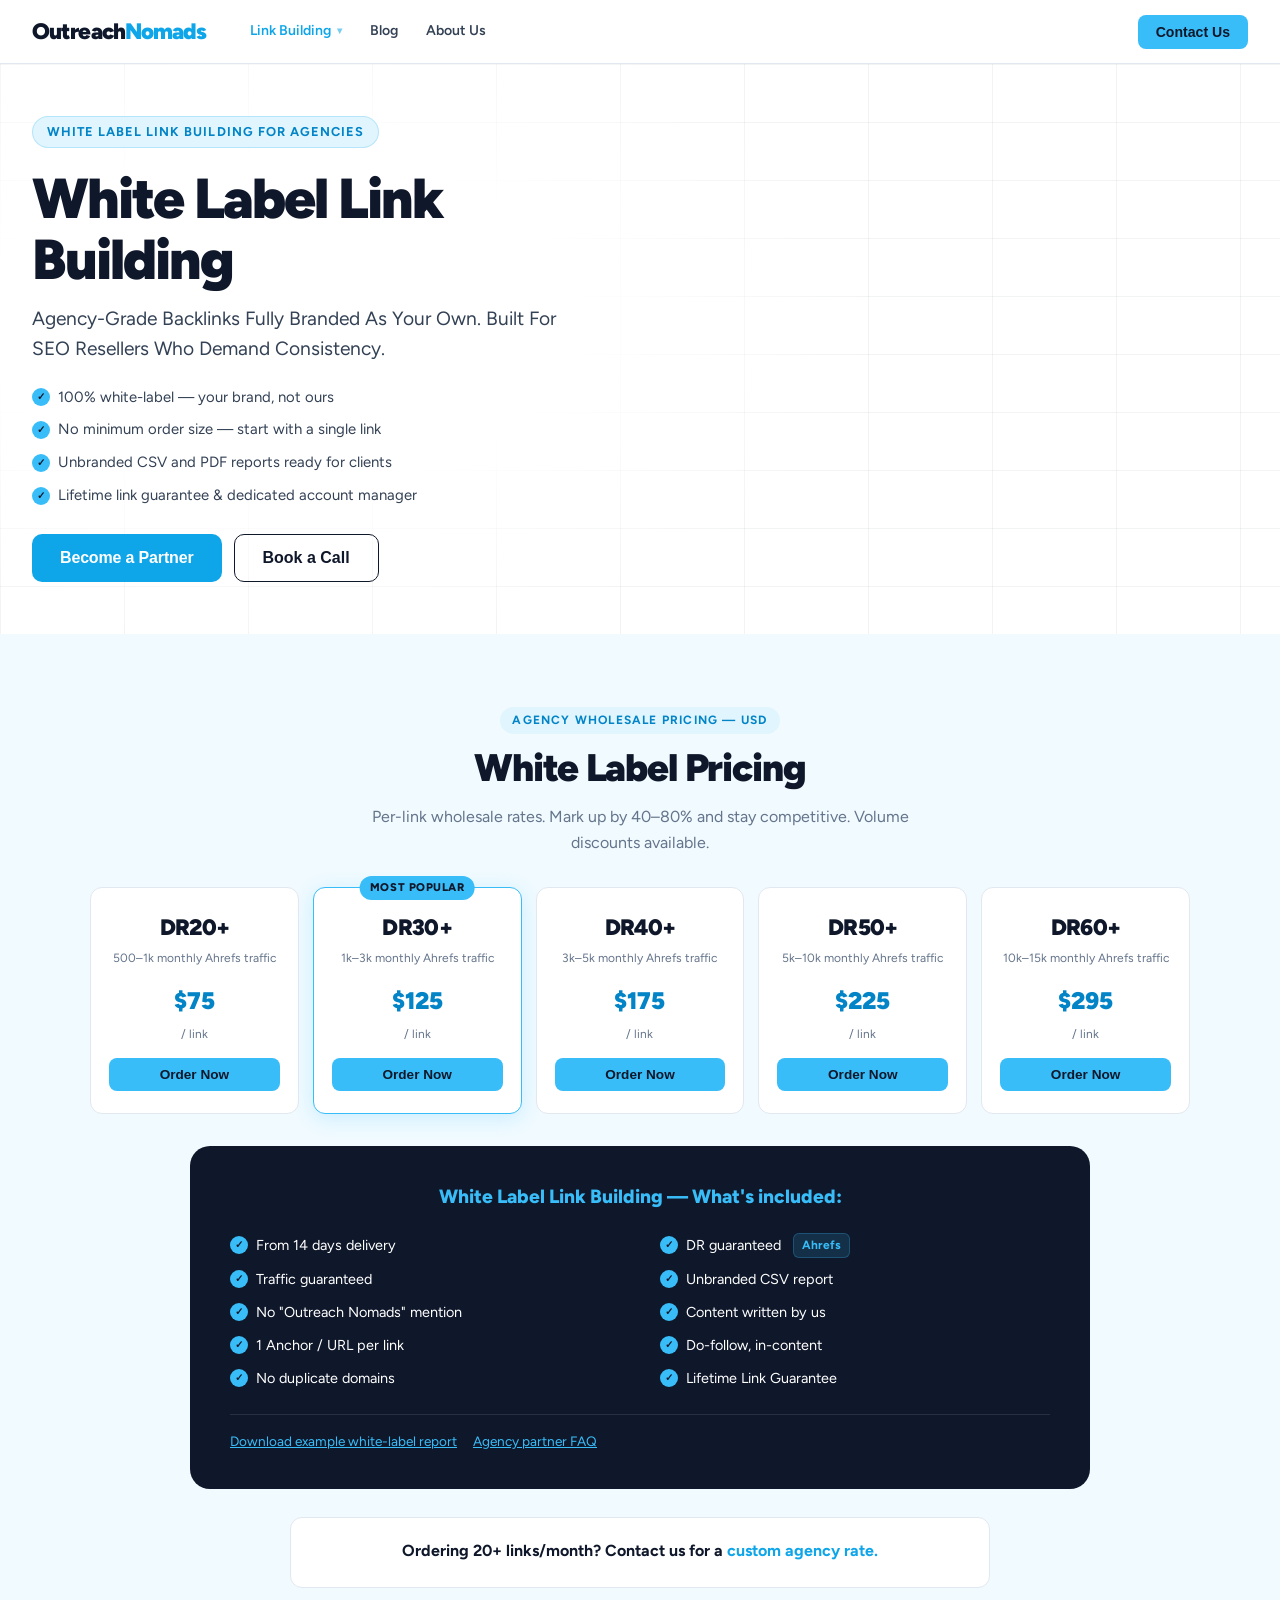
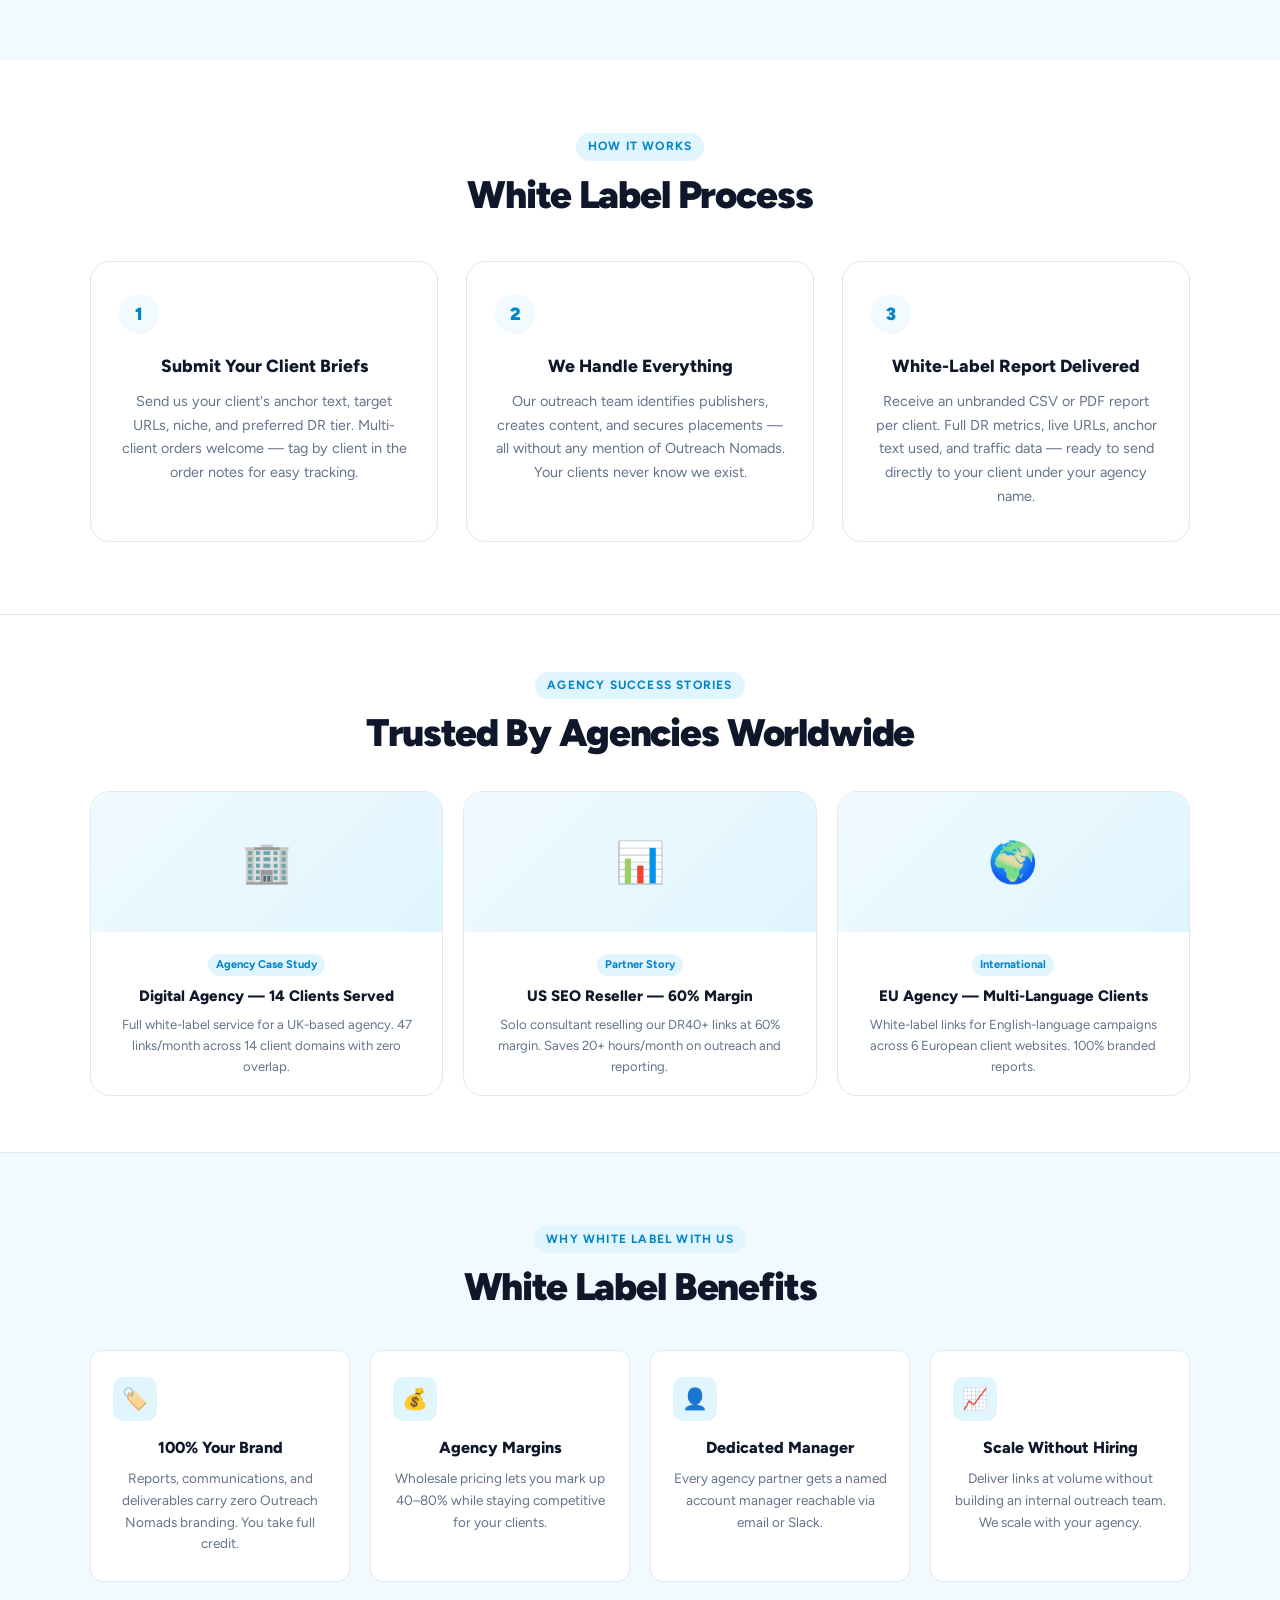
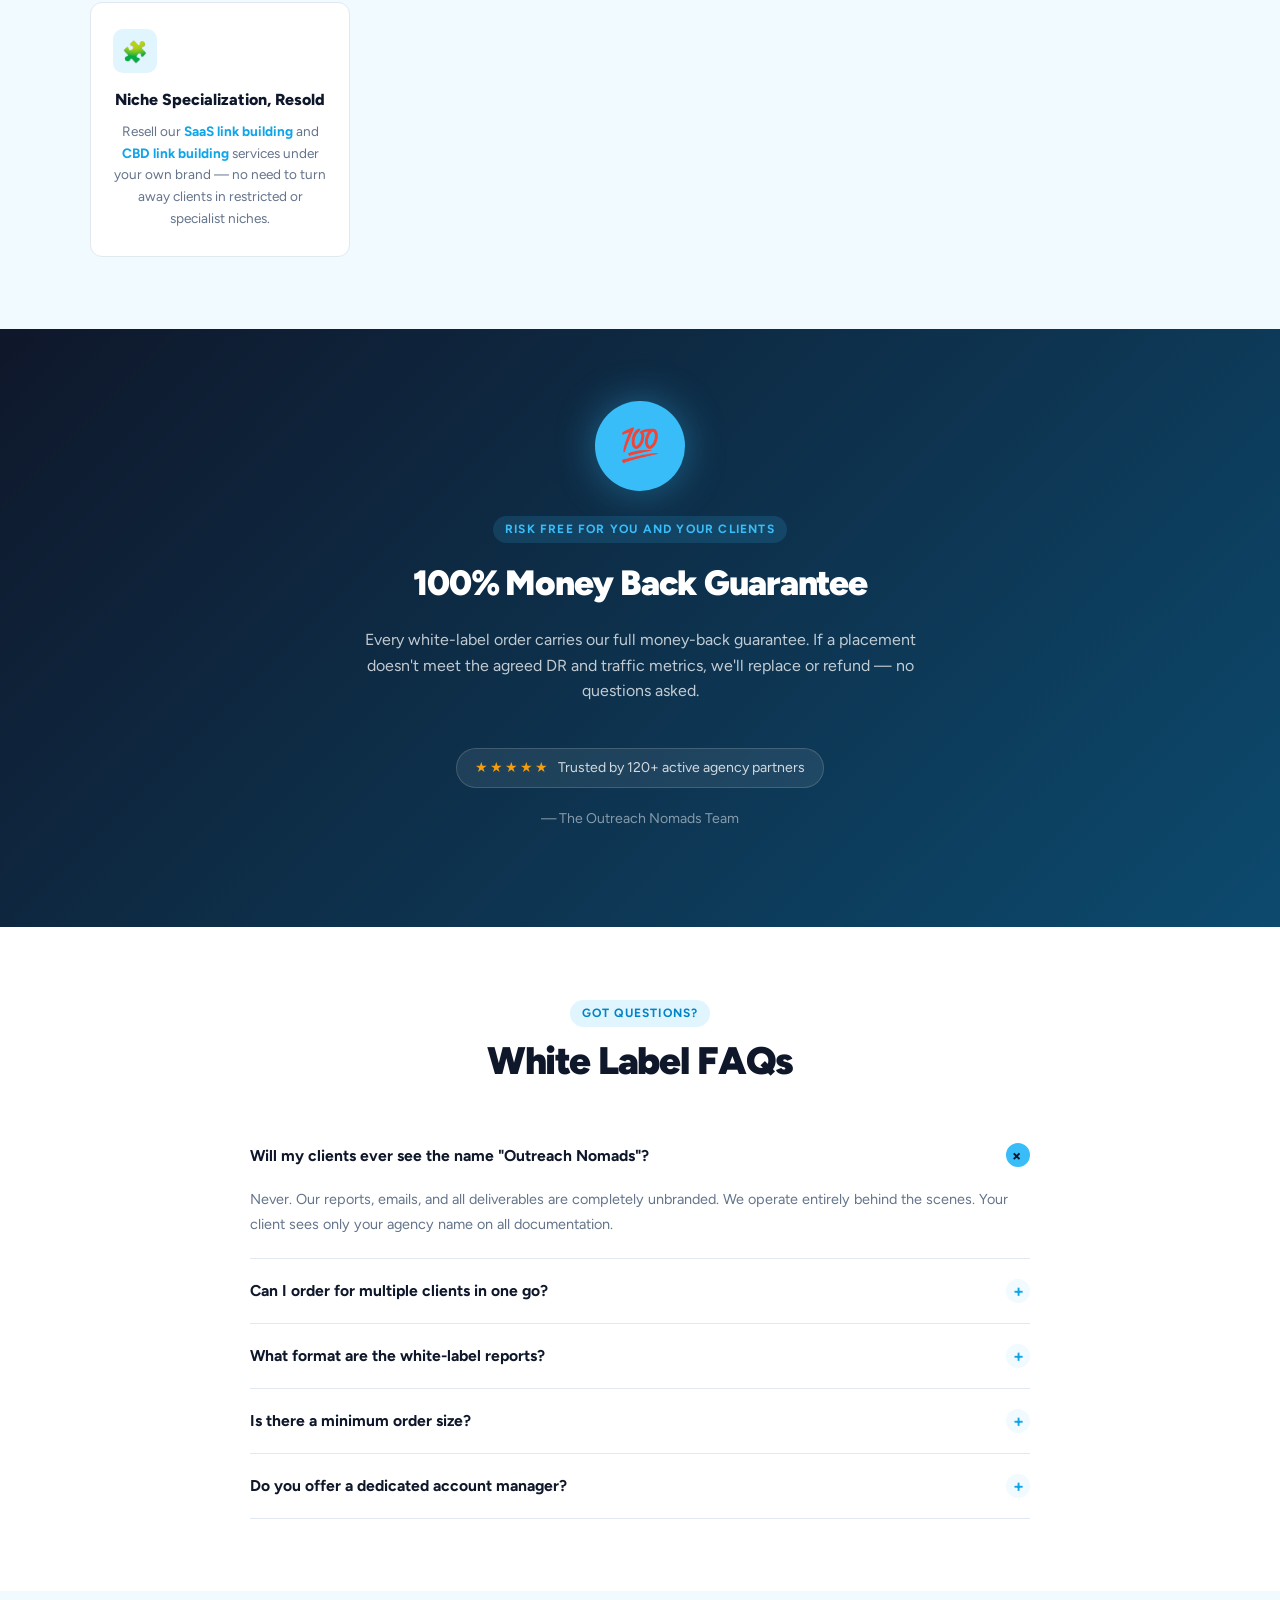
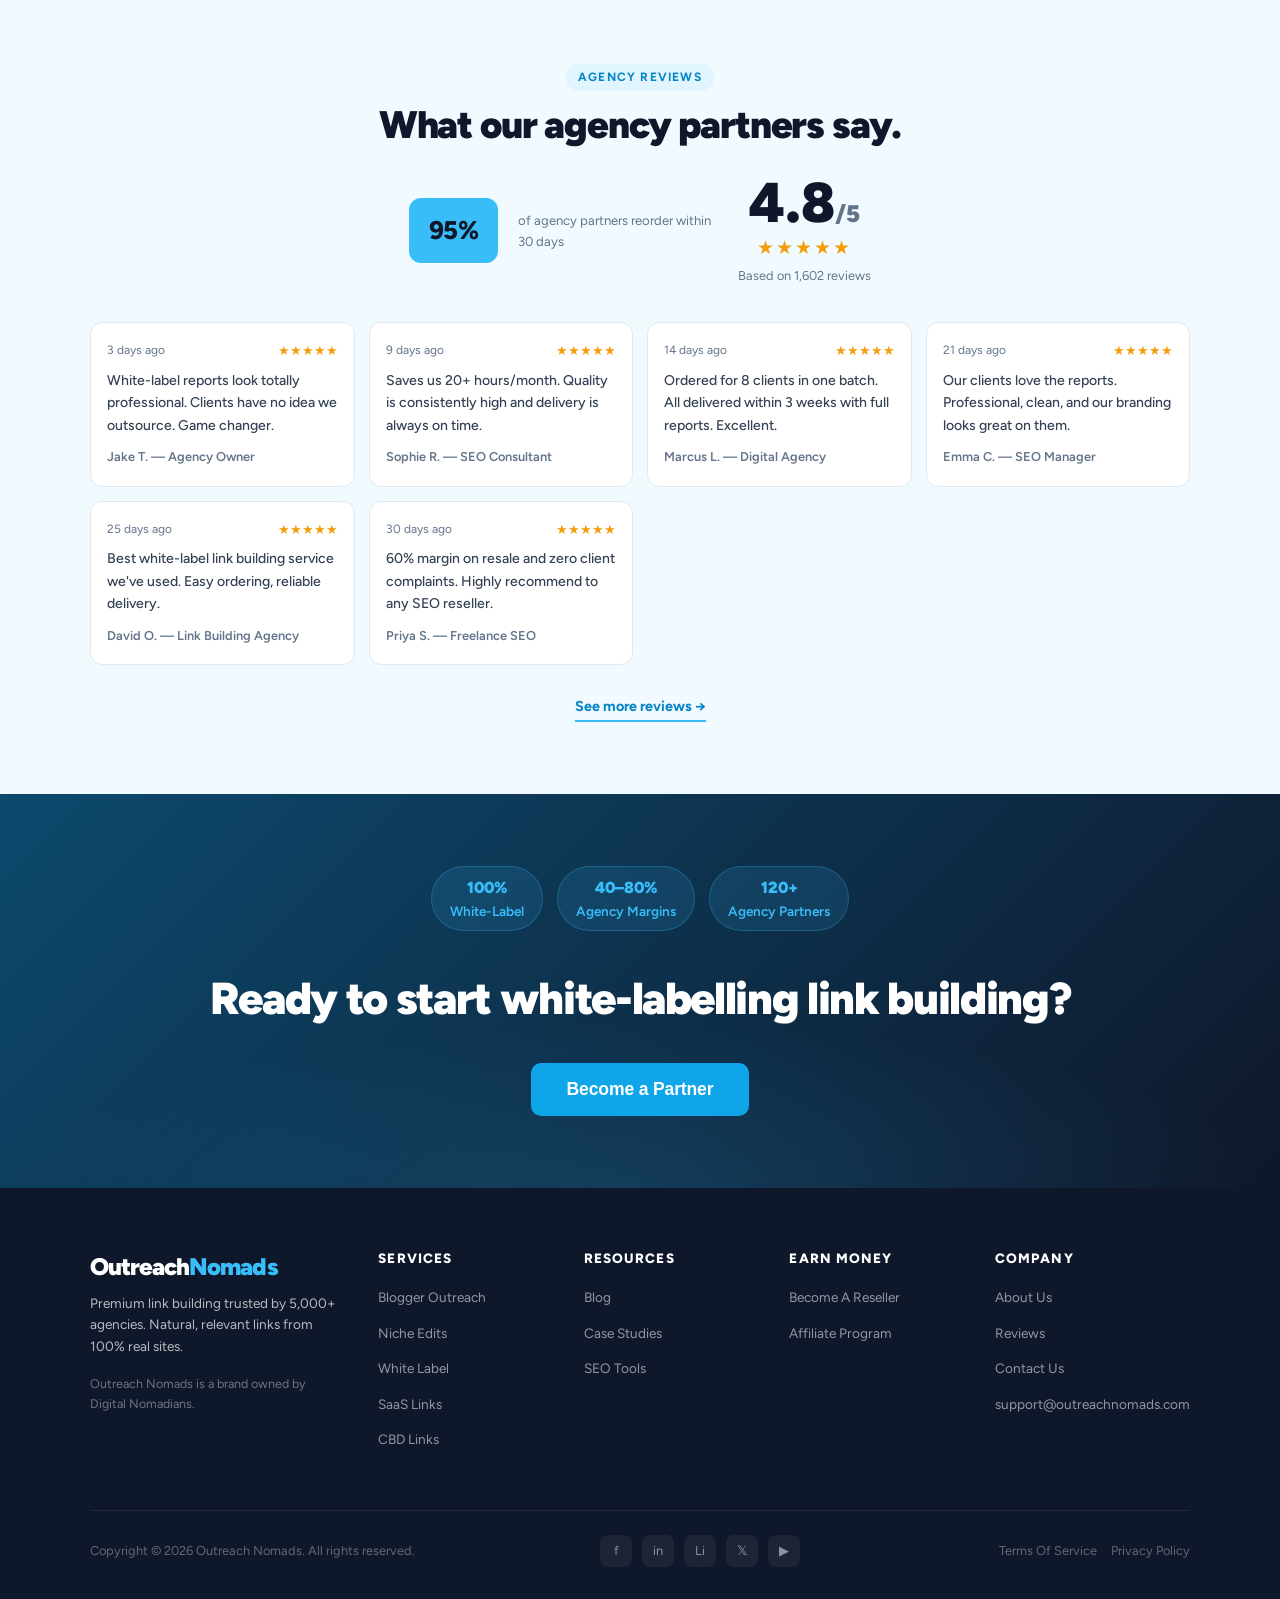
<file: white-label-link-building.html>
<!DOCTYPE html>
<html lang="en">
<head>
<meta charset="UTF-8"/>
<meta name="viewport" content="width=device-width, initial-scale=1.0"/>
<title>White Label Link Building for Agencies | No Minimum Order — Outreach Nomads</title>
<link rel="canonical" href="https://outreachnomads.com/white-label-link-building" />
<meta name="description" content="White label link building with zero branding, 40-80% agency margins, and no minimum order. Dedicated account manager. 120+ agency partners. Become a partner."/>
<link rel="preconnect" href="https://fonts.googleapis.com"/>
<link href="https://fonts.googleapis.com/css2?family=Figtree:ital,wght@0,300;0,400;0,500;0,600;0,700;0,800;0,900;1,400&display=swap" rel="stylesheet"/>
<style>
  :root{--brand:#38bdf8;--brand-dark:#0ea5e9;--brand-deeper:#0284c7;--brand-light:#e0f5fe;--brand-xlight:#f0faff;--dark:#0f172a;--mid:#334155;--soft:#64748b;--border:#e2e8f0;--white:#ffffff;--star:#f59e0b;--radius:12px;--radius-lg:20px;}
  *,*::before,*::after{box-sizing:border-box;margin:0;padding:0}html{scroll-behavior:smooth}
  body{font-family:'Figtree',sans-serif;color:var(--dark);background:#fff;line-height:1.6;font-size:16px}a{text-decoration:none;color:inherit}
  nav{position:sticky;top:0;z-index:100;background:var(--white);border-bottom:1px solid var(--border);padding:0 32px;display:flex;align-items:center;gap:32px;height:64px}
  .nav-logo{font-size:1.4rem;font-weight:900;color:var(--dark);letter-spacing:-0.04em;white-space:nowrap}.nav-logo span{color:var(--brand-dark)}
  .nav-links{display:flex;align-items:center;gap:4px;list-style:none;flex:1}
  .nav-links>li>a{padding:8px 12px;border-radius:8px;font-weight:600;font-size:0.88rem;color:var(--mid);transition:background 0.15s,color 0.15s;display:flex;align-items:center;gap:4px}
  .nav-links>li>a:hover{background:var(--brand-xlight);color:var(--brand-dark)}.nav-links>li>a.active{color:var(--brand-dark)}
  .nav-links>li.has-dropdown{position:relative}
  .nav-links>li.has-dropdown>a{cursor:pointer}
  .nav-links .chevron{font-size:.65rem;opacity:.55;transition:transform .15s;margin-left:2px}
  .nav-links>li.has-dropdown:hover .chevron,.nav-links>li.has-dropdown:focus-within .chevron{transform:rotate(180deg)}
  .nav-links>li.has-dropdown.active>a{color:var(--brand-dark)}
  .nav-dropdown{position:absolute;top:100%;left:0;margin-top:6px;background:#fff;border:1px solid var(--border);border-radius:12px;box-shadow:0 16px 40px rgba(15,23,42,.14);padding:8px;min-width:210px;opacity:0;visibility:hidden;transform:translateY(6px);transition:opacity .15s,transform .15s,visibility .15s;z-index:200}
  .nav-links>li.has-dropdown:hover .nav-dropdown,.nav-links>li.has-dropdown:focus-within .nav-dropdown{opacity:1;visibility:visible;transform:translateY(0)}
  .nav-dropdown a{display:block;padding:9px 12px;border-radius:8px;font-weight:600;font-size:.87rem;color:var(--mid);transition:background .15s,color .15s}
  .nav-dropdown a:hover{background:var(--brand-xlight);color:var(--brand-dark)}
  .nav-dropdown a.active{color:var(--brand-dark);background:var(--brand-xlight)}
  .nav-actions{display:flex;align-items:center;gap:10px;margin-left:auto}
  .btn-contact{background:var(--brand);color:var(--dark);font-weight:700;padding:9px 18px;border-radius:8px;font-size:0.88rem;border:none;cursor:pointer;transition:background 0.15s}.btn-contact:hover{background:var(--brand-dark);color:#fff}
  .hero{background:linear-gradient(135deg,var(--dark) 0%,#1e3a5f 50%,#0c4a6e 100%);color:#fff;padding:80px 32px 60px;text-align:center;position:relative;overflow:hidden}
  .hero::before{content:'';position:absolute;inset:0;background:radial-gradient(ellipse 80% 60% at 50% 0%,rgba(56,189,248,0.18) 0%,transparent 70%);pointer-events:none}
  .hero-label{display:inline-block;background:rgba(56,189,248,0.15);border:1px solid rgba(56,189,248,0.35);color:var(--brand);font-weight:700;font-size:0.8rem;letter-spacing:0.08em;text-transform:uppercase;padding:5px 14px;border-radius:999px;margin-bottom:20px}
  .hero h1{font-size:clamp(2rem,5vw,3.2rem);font-weight:900;line-height:1.1;letter-spacing:-0.03em;max-width:760px;margin:0 auto 10px}
  .hero h2{font-size:clamp(1rem,2.5vw,1.3rem);font-weight:400;color:rgba(255,255,255,0.75);max-width:640px;margin:0 auto 32px;line-height:1.5}
  .hero-bullets{display:flex;flex-wrap:wrap;justify-content:center;gap:10px 24px;margin-bottom:32px;list-style:none}
  .hero-bullets li{display:flex;align-items:center;gap:7px;font-size:0.92rem;color:rgba(255,255,255,0.88)}
  .hero-bullets li::before{content:'✓';width:18px;height:18px;background:var(--brand);color:var(--dark);border-radius:50%;display:flex;align-items:center;justify-content:center;font-size:0.65rem;font-weight:900;flex-shrink:0}
  .hero-rating{font-size:0.88rem;color:rgba(255,255,255,0.6);margin-bottom:28px}.hero-rating span{color:var(--star)}
  .hero-ctas{display:flex;justify-content:center;gap:12px;flex-wrap:wrap}
  .btn-primary{background:var(--brand);color:var(--dark);font-weight:800;padding:14px 28px;border-radius:10px;font-size:1rem;transition:transform 0.15s,background 0.15s;letter-spacing:-0.01em;border:none;cursor:pointer}
  .btn-primary:hover{background:var(--brand-dark);color:#fff;transform:translateY(-1px)}
  .btn-ghost{background:transparent;color:#fff;font-weight:700;padding:14px 28px;border-radius:10px;font-size:1rem;border:1.5px solid rgba(255,255,255,0.25);transition:border-color 0.15s,background 0.15s;cursor:pointer}
  .btn-ghost:hover{border-color:var(--brand);background:rgba(56,189,248,0.08)}
  .section{padding:72px 32px}.section-center{text-align:center}.container{max-width:1100px;margin:0 auto}
  .section-tag{display:inline-block;background:var(--brand-light);color:var(--brand-deeper);font-weight:700;font-size:0.75rem;letter-spacing:0.1em;text-transform:uppercase;padding:4px 12px;border-radius:999px;margin-bottom:12px}
  .section-title{font-size:clamp(1.6rem,3.5vw,2.4rem);font-weight:900;letter-spacing:-0.03em;line-height:1.15;margin-bottom:14px}
  .section-sub{font-size:1rem;color:var(--soft);max-width:560px;margin:0 auto}
  .pricing-section{background:var(--brand-xlight)}
  .pricing-grid{display:grid;grid-template-columns:repeat(auto-fit,minmax(160px,1fr));gap:14px;margin-bottom:32px}
  .price-card{background:var(--white);border:1.5px solid var(--border);border-radius:var(--radius);padding:22px 18px;text-align:center;transition:border-color 0.15s,box-shadow 0.15s;position:relative;cursor:pointer}
  .price-card:hover{border-color:var(--brand);box-shadow:0 4px 20px rgba(56,189,248,0.15)}
  .price-card.popular{border-color:var(--brand);box-shadow:0 4px 20px rgba(56,189,248,0.2)}
  .popular-badge{position:absolute;top:-12px;left:50%;transform:translateX(-50%);background:var(--brand);color:var(--dark);font-size:0.7rem;font-weight:800;padding:3px 10px;border-radius:999px;white-space:nowrap;letter-spacing:0.05em;text-transform:uppercase}
  .price-tier{font-size:1.4rem;font-weight:900;color:var(--dark);letter-spacing:-0.03em;margin-bottom:3px}
  .price-traffic{font-size:0.75rem;color:var(--soft);margin-bottom:14px}
  .price-amount{font-size:1.5rem;font-weight:900;color:var(--brand-deeper);margin-bottom:4px}
  .price-per{font-size:0.75rem;color:var(--soft);margin-bottom:14px}
  .price-order{display:block;background:var(--brand);color:var(--dark);font-weight:800;padding:9px;border-radius:8px;font-size:0.85rem;transition:background 0.15s;cursor:pointer;border:none;width:100%}
  .price-order:hover{background:var(--brand-dark);color:#fff}
  .included-box{background:var(--dark);color:#fff;border-radius:var(--radius-lg);padding:36px 40px;max-width:900px;margin:0 auto}
  .included-box h3{font-size:1.2rem;font-weight:800;margin-bottom:20px;color:var(--brand)}
  .included-grid{display:grid;grid-template-columns:1fr 1fr;gap:10px 40px;margin-bottom:24px}
  .included-item{display:flex;align-items:center;gap:8px;font-size:0.9rem}
  .included-item::before{content:'✓';width:18px;height:18px;background:var(--brand);color:var(--dark);border-radius:50%;display:flex;align-items:center;justify-content:center;font-size:0.65rem;font-weight:900;flex-shrink:0}
  .ahrefs-badge{background:rgba(56,189,248,0.15);border:1px solid rgba(56,189,248,0.25);border-radius:6px;padding:2px 8px;font-size:0.75rem;font-weight:700;color:var(--brand);margin-left:4px}
  .included-links{display:flex;gap:16px;flex-wrap:wrap;padding-top:16px;border-top:1px solid rgba(255,255,255,0.1);font-size:0.85rem}
  .included-links a{color:var(--brand);text-decoration:underline}
  .how-section{background:#fff}
  .steps-grid{display:grid;grid-template-columns:repeat(auto-fit,minmax(280px,1fr));gap:28px;margin-top:44px}
  .step-card{border:1.5px solid var(--border);border-radius:var(--radius-lg);padding:32px 28px}
  .step-num{width:40px;height:40px;background:var(--brand-xlight);color:var(--brand-deeper);border-radius:50%;display:flex;align-items:center;justify-content:center;font-weight:900;font-size:1.1rem;margin-bottom:18px}
  .step-card h3{font-size:1.1rem;font-weight:800;margin-bottom:10px}.step-card p{font-size:0.9rem;color:var(--soft);line-height:1.65}
  .examples-section{background:#fff;border-top:1px solid var(--border);border-bottom:1px solid var(--border);padding:56px 32px}
  .example-cards{display:grid;grid-template-columns:repeat(auto-fill,minmax(280px,1fr));gap:20px;margin-top:36px}
  .example-card{border:1.5px solid var(--border);border-radius:var(--radius-lg);overflow:hidden;transition:box-shadow 0.15s,border-color 0.15s}
  .example-card:hover{border-color:var(--brand);box-shadow:0 4px 20px rgba(56,189,248,0.12)}
  .example-thumb{height:140px;background:linear-gradient(135deg,var(--brand-xlight),var(--brand-light));display:flex;align-items:center;justify-content:center;font-size:2.5rem}
  .example-card-body{padding:18px}.example-card-body h4{font-size:0.95rem;font-weight:800;margin-bottom:6px}.example-card-body p{font-size:0.82rem;color:var(--soft)}
  .case-tag{display:inline-block;background:var(--brand-light);color:var(--brand-deeper);font-size:0.7rem;font-weight:700;padding:2px 8px;border-radius:999px;margin-bottom:8px}
  .benefits-section{background:var(--brand-xlight)}
  .benefits-grid{display:grid;grid-template-columns:repeat(auto-fit,minmax(220px,1fr));gap:20px;margin-top:40px}
  .benefit-card{background:var(--white);border-radius:var(--radius);padding:26px 22px;border:1.5px solid var(--border)}
  .benefit-icon{width:44px;height:44px;background:var(--brand-light);border-radius:10px;display:flex;align-items:center;justify-content:center;font-size:1.3rem;margin-bottom:14px}
  .benefit-card h3{font-size:1rem;font-weight:800;margin-bottom:8px}.benefit-card p{font-size:0.85rem;color:var(--soft);line-height:1.6}
  .guarantee-section{background:linear-gradient(135deg,var(--dark) 0%,#0c4a6e 100%);color:#fff;text-align:center}
  .guarantee-badge{width:90px;height:90px;background:var(--brand);border-radius:50%;display:flex;align-items:center;justify-content:center;font-size:2rem;margin:0 auto 24px;box-shadow:0 0 40px rgba(56,189,248,0.4)}
  .guarantee-section h2{font-size:clamp(1.6rem,3.5vw,2.2rem);font-weight:900;margin-bottom:16px;letter-spacing:-0.03em}
  .guarantee-section p{color:rgba(255,255,255,0.75);max-width:560px;margin:0 auto 24px;font-size:1rem}
  .rating-pill{display:inline-flex;align-items:center;gap:8px;background:rgba(255,255,255,0.08);border:1px solid rgba(255,255,255,0.15);border-radius:999px;padding:8px 18px;font-size:0.88rem;color:rgba(255,255,255,0.8);margin-top:20px}
  .stars{color:var(--star);letter-spacing:2px}
  .faq-section{background:var(--white)}.faq-list{max-width:780px;margin:40px auto 0}.faq-item{border-bottom:1px solid var(--border)}
  .faq-q{width:100%;text-align:left;background:none;border:none;cursor:pointer;padding:20px 0;display:flex;justify-content:space-between;align-items:center;font-size:0.98rem;font-weight:700;color:var(--dark);gap:16px;font-family:'Figtree',sans-serif}
  .faq-q:hover{color:var(--brand-dark)}
  .faq-icon{width:24px;height:24px;background:var(--brand-xlight);color:var(--brand-dark);border-radius:50%;display:flex;align-items:center;justify-content:center;font-size:1.1rem;flex-shrink:0;transition:transform 0.2s}
  .faq-item.open .faq-icon{transform:rotate(45deg);background:var(--brand);color:var(--dark)}
  .faq-a{font-size:0.9rem;color:var(--soft);line-height:1.75;max-height:0;overflow:hidden;transition:max-height 0.3s ease,padding 0.3s}
  .faq-item.open .faq-a{max-height:500px;padding-bottom:20px}
  .reviews-section{background:var(--brand-xlight)}
  .reviews-header{display:flex;align-items:center;justify-content:center;gap:20px;flex-wrap:wrap;margin-bottom:36px}
  .overall-score{text-align:center}.score-num{font-size:3.5rem;font-weight:900;color:var(--dark);line-height:1}.score-label{font-size:0.8rem;color:var(--soft)}
  .percent-badge{background:var(--brand);color:var(--dark);font-weight:800;font-size:1.6rem;padding:12px 20px;border-radius:var(--radius);letter-spacing:-0.02em}
  .percent-label{font-size:0.82rem;color:var(--soft);max-width:200px}
  .reviews-grid{display:grid;grid-template-columns:repeat(auto-fill,minmax(240px,1fr));gap:14px;margin-bottom:28px}
  .review-card{background:var(--white);border-radius:var(--radius);padding:18px 16px;border:1px solid var(--border)}
  .review-meta{display:flex;justify-content:space-between;margin-bottom:8px}.review-time{font-size:0.75rem;color:var(--soft)}.review-stars{color:var(--star);font-size:0.8rem}
  .review-text{font-size:0.88rem;color:var(--mid);margin-bottom:10px;font-weight:500}.review-author{font-size:0.8rem;color:var(--soft);font-weight:600}
  .see-more-btn{display:inline-flex;align-items:center;gap:6px;color:var(--brand-deeper);font-weight:700;font-size:0.9rem;border-bottom:2px solid var(--brand);padding-bottom:2px}
  .cta-section{background:linear-gradient(135deg,#0c4a6e 0%,var(--dark) 100%);color:#fff;text-align:center;position:relative;overflow:hidden}
  .cta-section::before{content:'';position:absolute;inset:0;background:radial-gradient(ellipse 70% 60% at 50% 100%,rgba(56,189,248,0.12) 0%,transparent 70%)}
  .cta-pills{display:flex;justify-content:center;gap:14px;flex-wrap:wrap;margin-bottom:32px}
  .cta-pill{background:rgba(56,189,248,0.12);border:1px solid rgba(56,189,248,0.25);border-radius:999px;padding:8px 18px;font-size:0.85rem;font-weight:600;color:var(--brand)}
  .cta-pill span{font-size:1rem;font-weight:900;display:block}
  .cta-section h2{font-size:clamp(1.8rem,4vw,2.8rem);font-weight:900;margin-bottom:28px;letter-spacing:-0.03em}
  footer{background:var(--dark);color:rgba(255,255,255,0.7);padding:60px 32px 32px}
  .footer-top{display:grid;grid-template-columns:1.5fr repeat(4,1fr);gap:40px;margin-bottom:48px}
  .footer-brand h3{font-size:1.5rem;font-weight:900;color:#fff;margin-bottom:6px;letter-spacing:-0.04em}.footer-brand h3 span{color:var(--brand)}
  .footer-brand p{font-size:0.85rem;line-height:1.6;margin-bottom:16px}
  .footer-owner{font-size:.78rem!important;color:rgba(255,255,255,.4)!important;margin-bottom:0!important}
  .footer-col h4{font-size:0.85rem;font-weight:800;color:#fff;margin-bottom:14px;text-transform:uppercase;letter-spacing:0.08em}
  .footer-col ul{list-style:none}.footer-col ul li{margin-bottom:10px}
  .footer-col ul li a{font-size:0.85rem;color:rgba(255,255,255,0.55);transition:color 0.15s}.footer-col ul li a:hover{color:var(--brand)}
  .footer-bottom{border-top:1px solid rgba(255,255,255,0.08);padding-top:24px;display:flex;justify-content:space-between;align-items:center;font-size:0.8rem;color:rgba(255,255,255,0.35);gap:14px;flex-wrap:wrap}
  .footer-social{display:flex;gap:10px}.footer-social a{width:32px;height:32px;border-radius:8px;background:rgba(255,255,255,0.06);display:flex;align-items:center;justify-content:center;font-size:0.8rem;color:rgba(255,255,255,0.5);transition:background 0.15s,color 0.15s}.footer-social a:hover{background:var(--brand);color:var(--dark)}
  .footer-legal a{color:rgba(255,255,255,0.35);margin-left:14px}.footer-legal a:hover{color:var(--brand)}
  .contact-modal{position:fixed;inset:0;z-index:2000;display:none;align-items:center;justify-content:center;padding:1rem}
  .contact-modal.open{display:flex}
  .modal-overlay{position:absolute;inset:0;background:rgba(15,23,42,0.75);backdrop-filter:blur(4px)}
  .modal-box{position:relative;z-index:1;background:var(--white);border-radius:var(--radius-lg);padding:0;width:100%;max-width:880px;display:grid;grid-template-columns:0.82fr 1fr;overflow:hidden;max-height:92vh}
  .modal-aside{background:linear-gradient(165deg,#fff 0%,var(--brand-xlight) 55%,var(--brand-light) 100%);padding:34px 28px;display:flex;flex-direction:column;justify-content:center;gap:14px;border-right:1px solid var(--border)}
  .modal-vid{width:100%;aspect-ratio:4/3;overflow:hidden;border-radius:14px}
  .modal-vid video{width:100%;height:100%;object-fit:cover;mix-blend-mode:multiply;display:block}
  .modal-aside-ttl{font-size:1.15rem;font-weight:900;letter-spacing:-.02em;color:var(--dark);line-height:1.25}
  .modal-aside-txt{font-size:.86rem;color:var(--mid);line-height:1.6}
  .modal-aside-mail{font-size:.84rem;font-weight:700;color:var(--brand-deeper);text-decoration:underline;word-break:break-all}
  .modal-main{padding:40px;overflow-y:auto}
  @media (max-width:760px){.modal-box{grid-template-columns:1fr;max-width:500px}.modal-aside{display:none}.modal-main{padding:36px 28px}}
  .modal-close{position:absolute;top:16px;right:20px;background:none;border:none;font-size:1.4rem;cursor:pointer;color:var(--soft);transition:color 0.15s}.modal-close:hover{color:var(--dark)}
  .modal-box h3{font-size:1.5rem;font-weight:900;letter-spacing:-0.03em;margin-bottom:6px}.modal-box p{font-size:0.9rem;color:var(--soft);margin-bottom:24px}
  .modal-form{display:flex;flex-direction:column;gap:12px}
  .modal-form input,.modal-form textarea,.modal-form select{width:100%;border:1.5px solid var(--border);border-radius:10px;padding:12px 14px;font-family:'Figtree',sans-serif;font-size:0.95rem;color:var(--dark);background:#fff;outline:none;transition:border-color 0.15s;-webkit-appearance:none;appearance:none}
  .modal-form input:focus,.modal-form textarea:focus,.modal-form select:focus{border-color:var(--brand)}
  .modal-form input::placeholder,.modal-form textarea::placeholder{color:var(--soft)}
  .modal-form textarea{height:110px;resize:none}
  .modal-form button[type="submit"]{background:var(--brand);color:var(--dark);border:none;padding:14px;border-radius:10px;font-family:'Figtree',sans-serif;font-size:1rem;font-weight:800;cursor:pointer;transition:background 0.15s,transform 0.15s}.modal-form button[type="submit"]:hover{background:var(--brand-dark);color:#fff;transform:translateY(-1px)}
  .modal-success{text-align:center;padding:24px 0;font-size:1.1rem;font-weight:700;color:var(--brand-deeper)}
  .modal-error{text-align:center;font-size:.88rem;color:#dc2626;margin-top:4px;line-height:1.5}
  .modal-error a{color:var(--brand-deeper);font-weight:700;text-decoration:underline}
  @media(max-width:768px){nav{padding:0 16px;gap:12px}.nav-links{display:none}.hero,.section{padding-left:16px;padding-right:16px}.footer-top{grid-template-columns:1fr 1fr}.included-grid{grid-template-columns:1fr}.pricing-grid{grid-template-columns:repeat(2,1fr)}}
  /* HOMEPAGE HERO THEME */
  .hero{background:#fff;color:var(--dark);padding:0 32px;text-align:left;position:relative;overflow:hidden}
  .hero::before{content:'';position:absolute;inset:0;background-image:linear-gradient(rgba(15,23,42,.05) 1px,transparent 1px),linear-gradient(90deg,rgba(15,23,42,.05) 1px,transparent 1px);background-size:100% 58px,124px 100%;pointer-events:none;opacity:1}
  .hero::after{content:'';position:absolute;inset:0;background:radial-gradient(ellipse 60% 75% at 22% 45%,#fff 38%,rgba(255,255,255,0) 78%);pointer-events:none}
  .hero-in{position:relative;z-index:1;max-width:1280px;margin:0 auto;display:grid;grid-template-columns:1.05fr 1fr;align-items:center;gap:24px;min-height:560px}
  .hero-copy{padding:52px 0}
  .hero-label{display:inline-block;background:var(--brand-light);border:1px solid rgba(14,165,233,.2);color:var(--brand-deeper);font-weight:700;font-size:.8rem;letter-spacing:.08em;text-transform:uppercase;padding:5px 14px;border-radius:999px;margin-bottom:20px}
  .hero h1{color:var(--dark);font-size:clamp(2.2rem,4.4vw,3.6rem);font-weight:900;line-height:1.08;letter-spacing:-.035em;max-width:none;margin:0 0 14px}
  .hero h1 .hl,.hero .hl{color:var(--brand-dark)}
  .hero h2,.hero-in>.hero-copy>p{font-size:clamp(1rem,1.5vw,1.2rem);font-weight:400;color:var(--mid);max-width:540px;margin:0 0 22px;line-height:1.55}
  .hero-bullets{display:flex;flex-direction:column;align-items:flex-start;gap:9px;margin:0 0 26px;list-style:none}
  .hero-bullets li{display:flex;align-items:center;gap:8px;font-size:.93rem;color:var(--mid)}
  .hero-bullets li::before{content:'✓';width:18px;height:18px;background:var(--brand);color:var(--dark);border-radius:50%;display:flex;align-items:center;justify-content:center;font-size:.65rem;font-weight:900;flex-shrink:0}
  .hero-rating{color:var(--soft);margin-bottom:24px}
  .hero-ctas{display:flex;justify-content:flex-start;gap:12px;flex-wrap:wrap}
  .btn-primary{background:var(--brand-dark);color:#fff}
  .btn-primary:hover{background:var(--brand-deeper);color:#fff}
  .btn-ghost{color:var(--dark);border-color:var(--dark)}
  .btn-ghost:hover{border-color:var(--brand-dark);background:var(--brand-xlight)}
  .hero-media{position:relative;align-self:stretch;display:flex;align-items:center;justify-content:center;min-height:480px}
  .hero-vid{width:100%;max-width:540px;aspect-ratio:5/4;overflow:hidden;display:block}
  .hero-vid video{width:100%;height:100%;object-fit:cover;object-position:center center;transform:scale(1.04);mix-blend-mode:multiply;display:block}
  @media (max-width:900px){
    .hero{padding-left:16px;padding-right:16px}
    .hero-in{grid-template-columns:1fr;min-height:0;gap:0}
    .hero-copy{padding:44px 0 4px;text-align:center}
    .hero h2,.hero-in>.hero-copy>p{margin-left:auto;margin-right:auto}
    .hero-bullets{align-items:center}
    .hero-ctas{justify-content:center}
    .hero-media{min-height:0;margin-bottom:28px;order:-1}
    .hero-vid{max-width:360px}
  }
</style>
</head>
<body>

<nav>
  <a href="/" class="nav-logo">Outreach<span>Nomads</span></a>
  <ul class="nav-links">
    <li class="has-dropdown active">
      <a href="#">Link Building <span class="chevron">▾</span></a>
      <div class="nav-dropdown">
        <a href="/blogger-outreach">Blogger Outreach</a>
        <a href="/niche-edits">Niche Edits</a>
        <a href="/white-label-link-building" class="active">White Label</a>
        <a href="/saas-link-building">SaaS Links</a>
        <a href="/cbd-link-building">CBD Links</a>
      </div>
    </li>
    <li><a href="/blog">Blog</a></li>
    <li><a href="/about">About Us</a></li>
  </ul>
  <div class="nav-actions"><button class="btn-contact" onclick="openContact()">Contact Us</button></div>
</nav>

<section class="hero">
  <div class="hero-in">
    <div class="hero-copy">
      <div class="hero-label">White Label Link Building For Agencies</div>
      <h1>White Label Link Building</h1>
      <h2>Agency-Grade Backlinks Fully Branded As Your Own. Built For SEO Resellers Who Demand Consistency.</h2>
      <ul class="hero-bullets">
        <li>100% white-label — your brand, not ours</li>
        <li>No minimum order size — start with a single link</li>
        <li>Unbranded CSV and PDF reports ready for clients</li>
        <li>Lifetime link guarantee &amp; dedicated account manager</li>
      </ul>
      <div class="hero-ctas">
        <button class="btn-primary" onclick="openContact()">Become a Partner</button>
        <button class="btn-ghost" onclick="openContact()">Book a Call</button>
      </div>
    </div>
    <div class="hero-media">
      <div class="hero-vid"><video src="Man_reading_and_flipping_pages_202608261623.mp4" autoplay muted loop playsinline preload="auto" disablepictureinpicture aria-label="Baow the panda reading a book"></video></div>
    </div>
  </div>
</section>

<section class="section pricing-section">
  <div class="container section-center">
    <div class="section-tag">Agency Wholesale Pricing — USD</div>
    <h2 class="section-title">White Label Pricing</h2>
    <p class="section-sub" style="margin-bottom:32px;">Per-link wholesale rates. Mark up by 40–80% and stay competitive. Volume discounts available.</p>
    <div class="pricing-grid">
      <div class="price-card"><div class="price-tier">DR20+</div><div class="price-traffic">500–1k monthly Ahrefs traffic</div><div class="price-amount">$75</div><div class="price-per">/ link</div><button class="price-order" onclick="openContact()">Order Now</button></div>
      <div class="price-card popular"><div class="popular-badge">Most Popular</div><div class="price-tier">DR30+</div><div class="price-traffic">1k–3k monthly Ahrefs traffic</div><div class="price-amount">$125</div><div class="price-per">/ link</div><button class="price-order" onclick="openContact()">Order Now</button></div>
      <div class="price-card"><div class="price-tier">DR40+</div><div class="price-traffic">3k–5k monthly Ahrefs traffic</div><div class="price-amount">$175</div><div class="price-per">/ link</div><button class="price-order" onclick="openContact()">Order Now</button></div>
      <div class="price-card"><div class="price-tier">DR50+</div><div class="price-traffic">5k–10k monthly Ahrefs traffic</div><div class="price-amount">$225</div><div class="price-per">/ link</div><button class="price-order" onclick="openContact()">Order Now</button></div>
      <div class="price-card"><div class="price-tier">DR60+</div><div class="price-traffic">10k–15k monthly Ahrefs traffic</div><div class="price-amount">$295</div><div class="price-per">/ link</div><button class="price-order" onclick="openContact()">Order Now</button></div>
    </div>
    <div class="included-box">
      <h3>White Label Link Building — What's included:</h3>
      <div class="included-grid">
        <div class="included-item">From 14 days delivery</div>
        <div class="included-item">DR guaranteed <span class="ahrefs-badge">Ahrefs</span></div>
        <div class="included-item">Traffic guaranteed</div>
        <div class="included-item">Unbranded CSV report</div>
        <div class="included-item">No "Outreach Nomads" mention</div>
        <div class="included-item">Content written by us</div>
        <div class="included-item">1 Anchor / URL per link</div>
        <div class="included-item">Do-follow, in-content</div>
        <div class="included-item">No duplicate domains</div>
        <div class="included-item">Lifetime Link Guarantee</div>
      </div>
      <div class="included-links"><a href="#">Download example white-label report</a><a href="#">Agency partner FAQ</a></div>
    </div>
    <div style="margin-top:28px;text-align:center;padding:20px;background:var(--white);border-radius:var(--radius);border:1.5px solid var(--border);max-width:700px;margin-left:auto;margin-right:auto;">
      <p style="font-size:1rem;font-weight:700;margin-bottom:4px;">Ordering 20+ links/month? Contact us for a <span style="color:var(--brand-dark)">custom agency rate.</span></p>
    </div>
  </div>
</section>

<section class="section how-section">
  <div class="container section-center">
    <div class="section-tag">How It Works</div>
    <h2 class="section-title">White Label Process</h2>
    <div class="steps-grid">
      <div class="step-card"><div class="step-num">1</div><h3>Submit Your Client Briefs</h3><p>Send us your client's anchor text, target URLs, niche, and preferred DR tier. Multi-client orders welcome — tag by client in the order notes for easy tracking.</p></div>
      <div class="step-card"><div class="step-num">2</div><h3>We Handle Everything</h3><p>Our outreach team identifies publishers, creates content, and secures placements — all without any mention of Outreach Nomads. Your clients never know we exist.</p></div>
      <div class="step-card"><div class="step-num">3</div><h3>White-Label Report Delivered</h3><p>Receive an unbranded CSV or PDF report per client. Full DR metrics, live URLs, anchor text used, and traffic data — ready to send directly to your client under your agency name.</p></div>
    </div>
  </div>
</section>

<section class="examples-section">
  <div class="container section-center">
    <div class="section-tag">Agency Success Stories</div>
    <h2 class="section-title">Trusted By Agencies Worldwide</h2>
    <div class="example-cards">
      <div class="example-card"><div class="example-thumb">🏢</div><div class="example-card-body"><span class="case-tag">Agency Case Study</span><h4>Digital Agency — 14 Clients Served</h4><p>Full white-label service for a UK-based agency. 47 links/month across 14 client domains with zero overlap.</p></div></div>
      <div class="example-card"><div class="example-thumb">📊</div><div class="example-card-body"><span class="case-tag">Partner Story</span><h4>US SEO Reseller — 60% Margin</h4><p>Solo consultant reselling our DR40+ links at 60% margin. Saves 20+ hours/month on outreach and reporting.</p></div></div>
      <div class="example-card"><div class="example-thumb">🌍</div><div class="example-card-body"><span class="case-tag">International</span><h4>EU Agency — Multi-Language Clients</h4><p>White-label links for English-language campaigns across 6 European client websites. 100% branded reports.</p></div></div>
    </div>
  </div>
</section>

<section class="section benefits-section">
  <div class="container section-center">
    <div class="section-tag">Why White Label With Us</div>
    <h2 class="section-title">White Label Benefits</h2>
    <div class="benefits-grid">
      <div class="benefit-card"><div class="benefit-icon">🏷️</div><h3>100% Your Brand</h3><p>Reports, communications, and deliverables carry zero Outreach Nomads branding. You take full credit.</p></div>
      <div class="benefit-card"><div class="benefit-icon">💰</div><h3>Agency Margins</h3><p>Wholesale pricing lets you mark up 40–80% while staying competitive for your clients.</p></div>
      <div class="benefit-card"><div class="benefit-icon">👤</div><h3>Dedicated Manager</h3><p>Every agency partner gets a named account manager reachable via email or Slack.</p></div>
      <div class="benefit-card"><div class="benefit-icon">📈</div><h3>Scale Without Hiring</h3><p>Deliver links at volume without building an internal outreach team. We scale with your agency.</p></div>
      <div class="benefit-card"><div class="benefit-icon">🧩</div><h3>Niche Specialization, Resold</h3><p>Resell our <a href="/saas-link-building" style="color:var(--brand-dark);font-weight:700;">SaaS link building</a> and <a href="/cbd-link-building" style="color:var(--brand-dark);font-weight:700;">CBD link building</a> services under your own brand — no need to turn away clients in restricted or specialist niches.</p></div>
    </div>
  </div>
</section>

<section class="section guarantee-section">
  <div class="container">
    <div class="guarantee-badge">💯</div>
    <div class="section-tag" style="background:rgba(56,189,248,0.15);color:var(--brand);">Risk free for you and your clients</div>
    <h2>100% Money Back Guarantee</h2>
    <p>Every white-label order carries our full money-back guarantee. If a placement doesn't meet the agreed DR and traffic metrics, we'll replace or refund — no questions asked.</p>
    <div class="rating-pill"><span class="stars">★★★★★</span> Trusted by 120+ active agency partners</div>
    <p style="font-size:0.88rem;color:rgba(255,255,255,0.5);margin-top:20px;">— The Outreach Nomads Team</p>
  </div>
</section>

<section class="section faq-section">
  <div class="container">
    <div class="section-center"><div class="section-tag">Got Questions?</div><h2 class="section-title">White Label FAQs</h2></div>
    <div class="faq-list">
      <div class="faq-item open"><button class="faq-q" onclick="toggleFAQ(this)">Will my clients ever see the name "Outreach Nomads"?<span class="faq-icon">+</span></button><div class="faq-a">Never. Our reports, emails, and all deliverables are completely unbranded. We operate entirely behind the scenes. Your client sees only your agency name on all documentation.</div></div>
      <div class="faq-item"><button class="faq-q" onclick="toggleFAQ(this)">Can I order for multiple clients in one go?<span class="faq-icon">+</span></button><div class="faq-a">Yes — our ordering process allows you to input multiple anchor text and URL combinations in a single order. Tag each entry with a client name to keep things organised in your dashboard export.</div></div>
      <div class="faq-item"><button class="faq-q" onclick="toggleFAQ(this)">What format are the white-label reports?<span class="faq-icon">+</span></button><div class="faq-a">We provide unbranded CSV exports that you can re-format with your agency name and branding. You can also request a PDF template tailored to your agency. Both include: live URL, DR, organic traffic, anchor text, and date placed.</div></div>
      <div class="faq-item"><button class="faq-q" onclick="toggleFAQ(this)">Is there a minimum order size?<span class="faq-icon">+</span></button><div class="faq-a">No minimum. You can start with a single link and scale up as your client base grows. Volume discounts kick in at 20+ links/month — contact us to discuss a custom rate.</div></div>
      <div class="faq-item"><button class="faq-q" onclick="toggleFAQ(this)">Do you offer a dedicated account manager?<span class="faq-icon">+</span></button><div class="faq-a">Yes — all agency partners are assigned a named account manager. For higher-volume partners, Slack access is available for fast communication throughout campaigns.</div></div>
    </div>
  </div>
</section>

<section class="section reviews-section">
  <div class="container">
    <div class="section-center" style="margin-bottom:28px;"><div class="section-tag">Agency Reviews</div><h2 class="section-title">What our agency partners say.</h2></div>
    <div class="reviews-header">
      <div class="percent-badge">95%</div><div class="percent-label">of agency partners reorder within 30 days</div>
      <div class="overall-score"><div class="score-num">4.8<span style="font-size:1.5rem;color:var(--soft)">/5</span></div><div class="stars" style="font-size:1.2rem;margin:2px 0;color:var(--star)">★★★★★</div><div class="score-label">Based on 1,602 reviews</div></div>
    </div>
    <div class="reviews-grid">
      <div class="review-card"><div class="review-meta"><span class="review-time">3 days ago</span><span class="review-stars">★★★★★</span></div><div class="review-text">White-label reports look totally professional. Clients have no idea we outsource. Game changer.</div><div class="review-author">Jake T. — Agency Owner</div></div>
      <div class="review-card"><div class="review-meta"><span class="review-time">9 days ago</span><span class="review-stars">★★★★★</span></div><div class="review-text">Saves us 20+ hours/month. Quality is consistently high and delivery is always on time.</div><div class="review-author">Sophie R. — SEO Consultant</div></div>
      <div class="review-card"><div class="review-meta"><span class="review-time">14 days ago</span><span class="review-stars">★★★★★</span></div><div class="review-text">Ordered for 8 clients in one batch. All delivered within 3 weeks with full reports. Excellent.</div><div class="review-author">Marcus L. — Digital Agency</div></div>
      <div class="review-card"><div class="review-meta"><span class="review-time">21 days ago</span><span class="review-stars">★★★★★</span></div><div class="review-text">Our clients love the reports. Professional, clean, and our branding looks great on them.</div><div class="review-author">Emma C. — SEO Manager</div></div>
      <div class="review-card"><div class="review-meta"><span class="review-time">25 days ago</span><span class="review-stars">★★★★★</span></div><div class="review-text">Best white-label link building service we've used. Easy ordering, reliable delivery.</div><div class="review-author">David O. — Link Building Agency</div></div>
      <div class="review-card"><div class="review-meta"><span class="review-time">30 days ago</span><span class="review-stars">★★★★★</span></div><div class="review-text">60% margin on resale and zero client complaints. Highly recommend to any SEO reseller.</div><div class="review-author">Priya S. — Freelance SEO</div></div>
    </div>
    <div style="text-align:center;margin-top:8px;"><a href="#" class="see-more-btn">See more reviews →</a></div>
  </div>
</section>

<section class="section cta-section">
  <div class="container" style="position:relative;z-index:1;">
    <div class="cta-pills">
      <div class="cta-pill"><span>100%</span>White-Label</div>
      <div class="cta-pill"><span>40–80%</span>Agency Margins</div>
      <div class="cta-pill"><span>120+</span>Agency Partners</div>
    </div>
    <h2>Ready to start white-labelling link building?</h2>
    <button class="btn-primary" style="font-size:1.1rem;padding:16px 36px;" onclick="openContact()">Become a Partner</button>
  </div>
</section>

<footer>
  <div class="container">
    <div class="footer-top">
      <div class="footer-brand"><h3>Outreach<span>Nomads</span></h3><p>Premium link building trusted by 5,000+ agencies. Natural, relevant links from 100% real sites.</p><p class="footer-owner">Outreach Nomads is a brand owned by Digital Nomadians.</p></div>
      <div class="footer-col"><h4>Services</h4><ul><li><a href="/blogger-outreach">Blogger Outreach</a></li><li><a href="/niche-edits">Niche Edits</a></li><li><a href="/white-label-link-building">White Label</a></li><li><a href="/saas-link-building">SaaS Links</a></li><li><a href="/cbd-link-building">CBD Links</a></li></ul></div>
      <div class="footer-col"><h4>Resources</h4><ul><li><a href="/blog">Blog</a></li><li><a href="#">Case Studies</a></li><li><a href="#">SEO Tools</a></li></ul></div>
      <div class="footer-col"><h4>Earn Money</h4><ul><li><a href="#">Become A Reseller</a></li><li><a href="#">Affiliate Program</a></li></ul></div>
      <div class="footer-col"><h4>Company</h4><ul><li><a href="/about">About Us</a></li><li><a href="#">Reviews</a></li><li><a href="#" onclick="openContact();return false;">Contact Us</a></li><li><a href="mailto:support@outreachnomads.com">support@outreachnomads.com</a></li></ul></div>
    </div>
    <div class="footer-bottom">
      <div>Copyright &copy; 2026 Outreach Nomads. All rights reserved.</div>
      <div class="footer-social"><a href="#">f</a><a href="#">in</a><a href="#">Li</a><a href="#">𝕏</a><a href="#">▶</a></div>
      <div class="footer-legal"><a href="#">Terms Of Service</a><a href="#">Privacy Policy</a></div>
    </div>
  </div>
</footer>

<div class="contact-modal" id="contactModal">
  <div class="modal-overlay" onclick="closeContact()"></div>
  <div class="modal-box">
    <button class="modal-close" onclick="closeContact()">&#x2715;</button>
    <aside class="modal-aside">
      <div class="modal-vid">
        <video id="contactVid" src="Panda_holding_red_telephone_202608261350.mp4" muted loop playsinline preload="none"></video>
      </div>
      <h4 class="modal-aside-ttl">Let's talk links.</h4>
      <p class="modal-aside-txt">Tell us where you want to rank and we'll come back with real publisher examples and a quote &mdash; usually the same day.</p>
      <a class="modal-aside-mail" href="mailto:support@outreachnomads.com">support@outreachnomads.com</a>
    </aside>
    <div class="modal-main">
      <h3>Become a Partner</h3>
      <p>Tell us about your agency and we'll set you up within 24 hours.</p>
      <form class="modal-form" onsubmit="submitContact(event)">
        <input type="text" name="_honey" style="display:none" tabindex="-1" autocomplete="off" aria-hidden="true" />
        <input type="text" name="name" placeholder="Your Name" required />
        <input type="email" name="email" placeholder="Work Email" required />
        <select name="service"><option value="" disabled selected>Service Interested In</option><option>Blogger Outreach</option><option>Niche Edits</option><option selected>White Label Link Building</option><option>SaaS Link Building</option><option>CBD Link Building</option></select>
        <textarea name="message" placeholder="Tell us about your agency, client count, and monthly link volume..." required></textarea>
        <button type="submit">Send Message →</button>
      </form>
    </div>
  </div>
</div>

<script type="application/ld+json">
{
  "@context": "https://schema.org",
  "@type": "Service",
  "serviceType": "White Label Link Building",
  "name": "White Label Link Building for Agencies",
  "description": "Wholesale, fully unbranded link building for SEO agencies and resellers — no minimum order, 40-80% agency margins, dedicated account management.",
  "provider": {
    "@type": "Organization",
    "name": "Outreach Nomads",
    "aggregateRating": {"@type":"AggregateRating","ratingValue":"4.8","reviewCount":"1602"}
  },
  "areaServed": "Worldwide",
  "audience": {"@type":"Audience","audienceType":"SEO agencies and resellers"},
  "offers": [
    {"@type":"Offer","name":"DR20+ Link","price":"75","priceCurrency":"USD"},
    {"@type":"Offer","name":"DR30+ Link","price":"125","priceCurrency":"USD"},
    {"@type":"Offer","name":"DR40+ Link","price":"175","priceCurrency":"USD"},
    {"@type":"Offer","name":"DR50+ Link","price":"225","priceCurrency":"USD"},
    {"@type":"Offer","name":"DR60+ Link","price":"295","priceCurrency":"USD"}
  ],
  "aggregateRating": {"@type":"AggregateRating","ratingValue":"4.8","reviewCount":"1602"}
}
</script>
<script type="application/ld+json">
{
  "@context": "https://schema.org",
  "@type": "FAQPage",
  "mainEntity": [
    {"@type":"Question","name":"Will my clients ever see the name \"Outreach Nomads\"?","acceptedAnswer":{"@type":"Answer","text":"Never. Our reports, emails, and all deliverables are completely unbranded. We operate entirely behind the scenes. Your client sees only your agency name on all documentation."}},
    {"@type":"Question","name":"Can I order for multiple clients in one go?","acceptedAnswer":{"@type":"Answer","text":"Yes — our ordering process allows you to input multiple anchor text and URL combinations in a single order. Tag each entry with a client name to keep things organised in your dashboard export."}},
    {"@type":"Question","name":"What format are the white-label reports?","acceptedAnswer":{"@type":"Answer","text":"We provide unbranded CSV exports that you can re-format with your agency name and branding. You can also request a PDF template tailored to your agency. Both include: live URL, DR, organic traffic, anchor text, and date placed."}},
    {"@type":"Question","name":"Is there a minimum order size?","acceptedAnswer":{"@type":"Answer","text":"No minimum. You can start with a single link and scale up as your client base grows. Volume discounts kick in at 20+ links/month — contact us to discuss a custom rate."}},
    {"@type":"Question","name":"Do you offer a dedicated account manager?","acceptedAnswer":{"@type":"Answer","text":"Yes — all agency partners are assigned a named account manager. For higher-volume partners, Slack access is available for fast communication throughout campaigns."}}
  ]
}
</script>
<script>
function openContact(){document.getElementById('contactModal').classList.add('open');document.body.style.overflow='hidden';var v=document.getElementById('contactVid');if(v&&v.offsetParent!==null){var p=v.play();if(p&&p.catch)p.catch(function(){})}}
function closeContact(){document.getElementById('contactModal').classList.remove('open');document.body.style.overflow='';var v=document.getElementById('contactVid');if(v)v.pause()}
var CONTACT_EMAIL='support@outreachnomads.com';
function submitContact(e){
  e.preventDefault();
  var form=e.target,btn=form.querySelector('button[type="submit"]'),label=btn?btn.textContent:'';
  var prev=form.querySelector('.modal-error');if(prev)prev.remove();
  if(btn){btn.disabled=true;btn.textContent='Sending...';}
  var data=new FormData(form);
  data.append('_subject','New enquiry from outreachnomads.com');
  data.append('_template','table');
  data.append('_captcha','false');
  fetch('https://formsubmit.co/ajax/'+CONTACT_EMAIL,{method:'POST',headers:{Accept:'application/json'},body:data})
    .then(function(r){return r.json().catch(function(){return {};}).then(function(j){
      if(!r.ok||String(j.success)==='false')throw new Error(j.message||'failed');return j;});})
    .then(function(){form.innerHTML='<p class="modal-success">Thank you! We\'ll be in touch within 24 hours.</p>';})
    .catch(function(){
      if(btn){btn.disabled=false;btn.textContent=label;}
      var p=document.createElement('p');p.className='modal-error';
      p.innerHTML='Couldn\'t send that \u2014 please email us directly at <a href="mailto:'+CONTACT_EMAIL+'">'+CONTACT_EMAIL+'</a>.';
      form.appendChild(p);
    });
}
document.addEventListener('keydown',function(e){if(e.key==='Escape')closeContact()})
function toggleFAQ(btn){const item=btn.closest('.faq-item');const isOpen=item.classList.contains('open');document.querySelectorAll('.faq-item').forEach(i=>i.classList.remove('open'));if(!isOpen)item.classList.add('open')}
</script>
</body>
</html>
</file>
